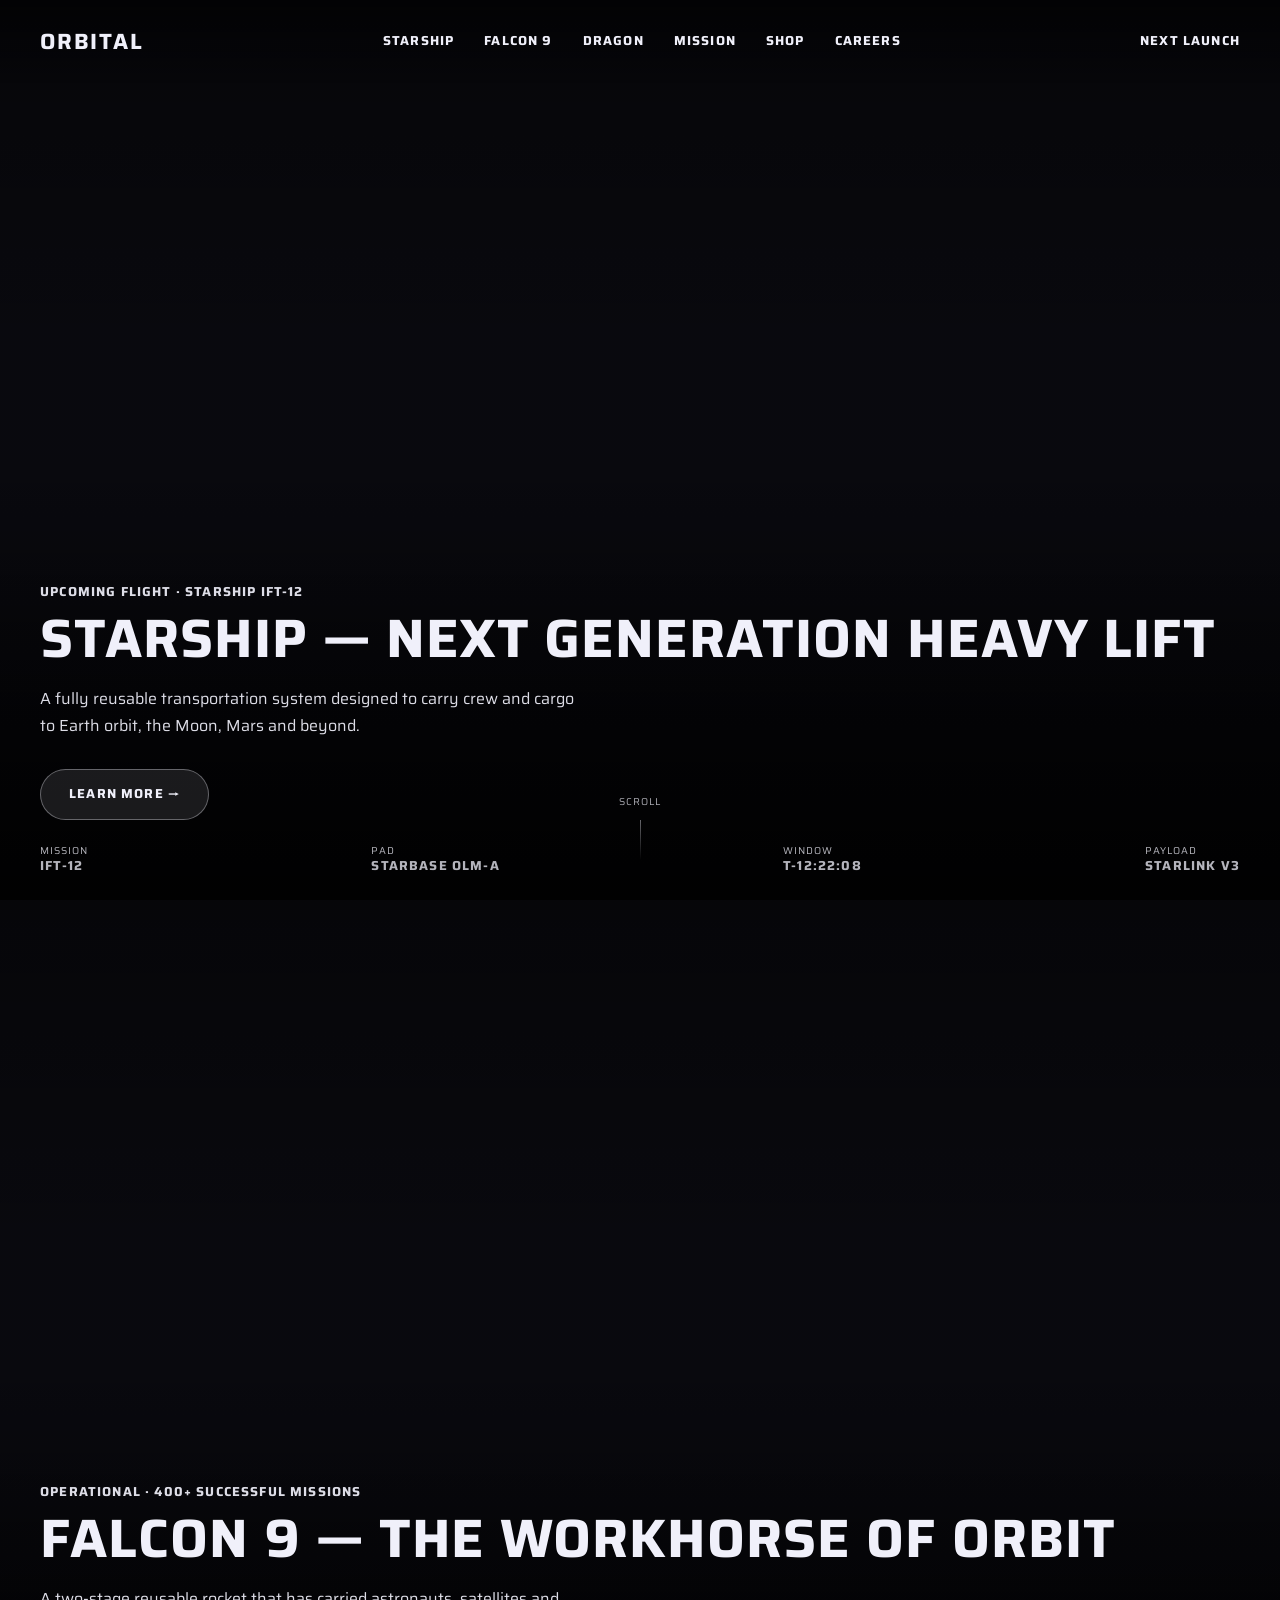
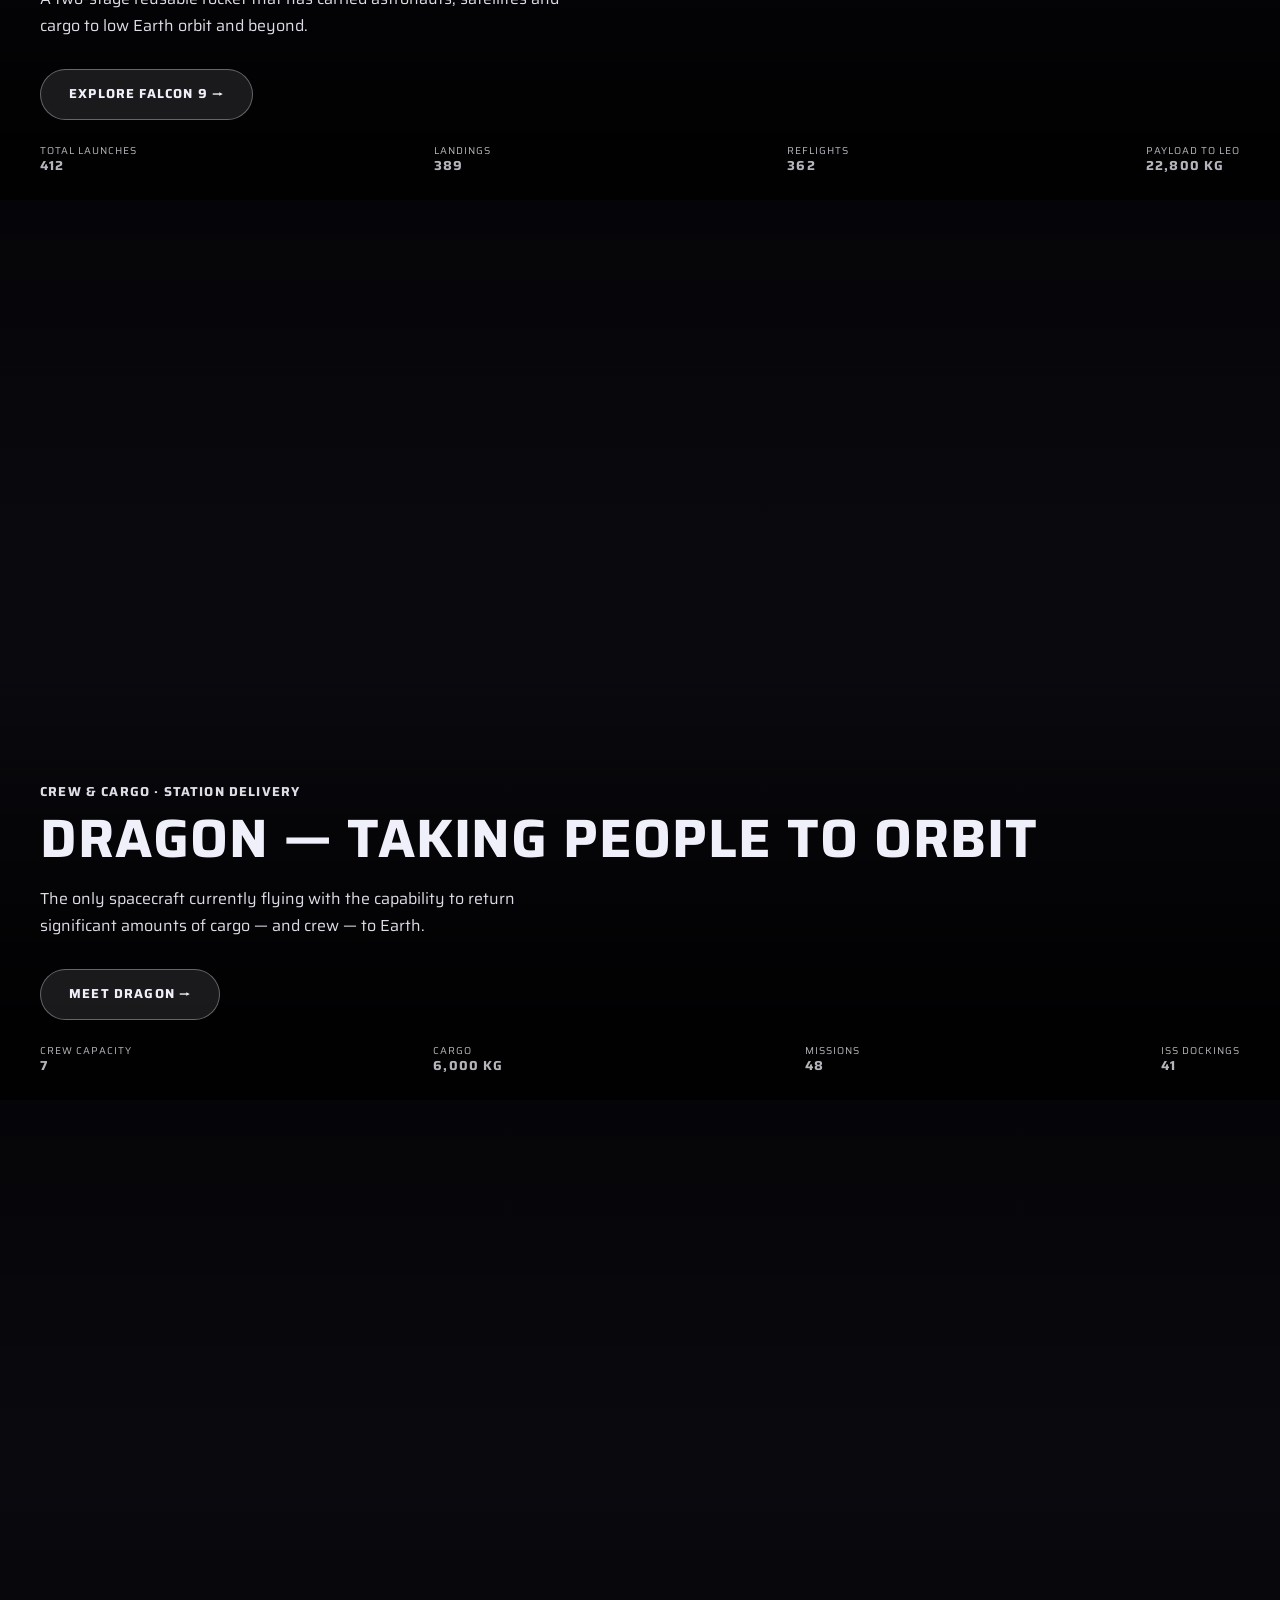
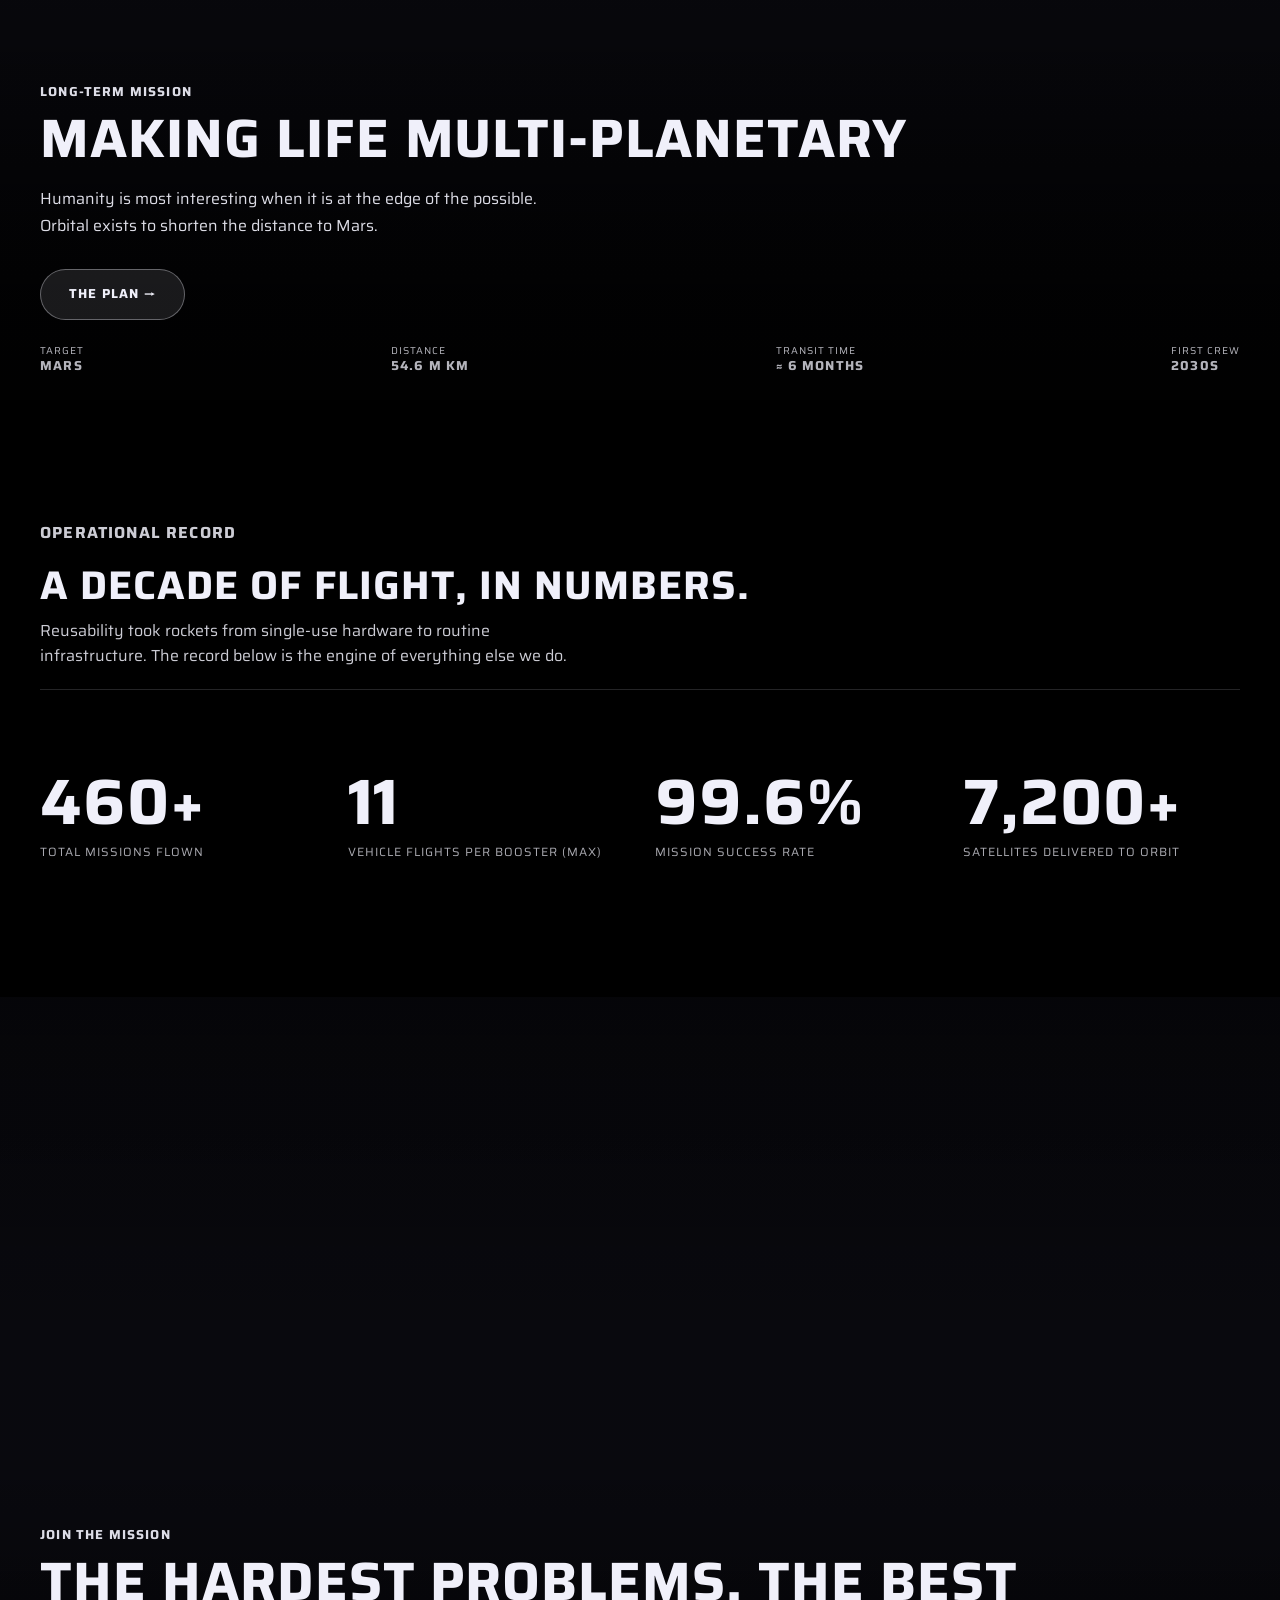
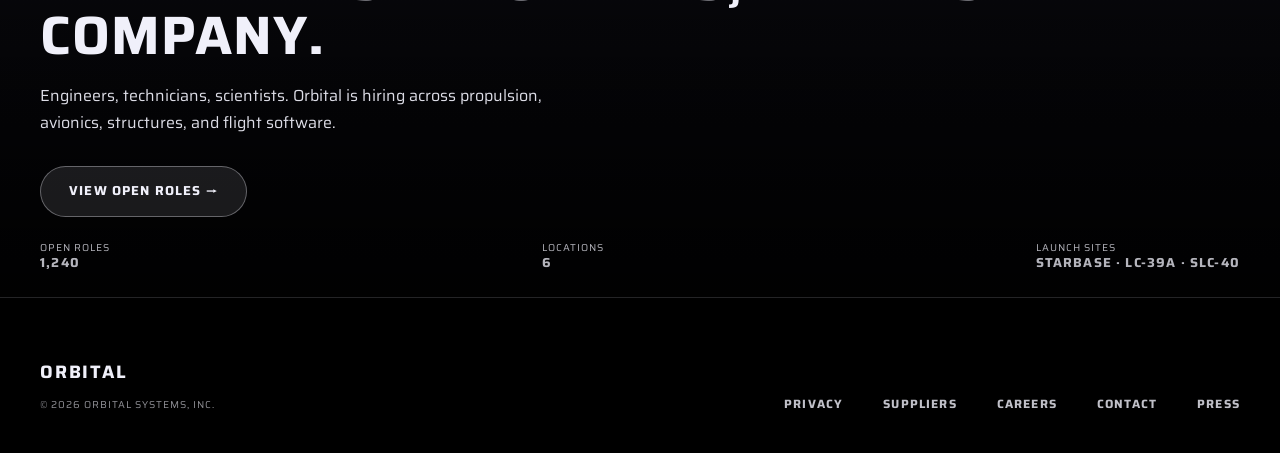
<file: orbital/index.html>
<!doctype html>
<html lang="en">
<head>
<meta charset="utf-8" />
<meta name="viewport" content="width=device-width,initial-scale=1" />
<title>Orbital — Making humanity multi-planetary</title>
<meta name="description" content="Orbital designs, manufactures and launches advanced rockets and spacecraft." />
<link rel="preconnect" href="https://fonts.googleapis.com">
<link rel="preconnect" href="https://fonts.gstatic.com" crossorigin>
<link href="https://fonts.googleapis.com/css2?family=Saira:wght@400;500;700&display=swap" rel="stylesheet">
<style>
  :root {
    --black: #000000;
    --spectral: #f0f0fa;
    --ghost: rgba(240,240,250,0.1);
    --ghost-border: rgba(240,240,250,0.35);
    --ghost-bright: rgba(240,240,250,0.2);
    --font: 'D-DIN', 'Saira', Arial, Verdana, sans-serif;
    --font-bold: 'D-DIN-Bold', 'Saira', Arial, Verdana, sans-serif;
  }
  * { box-sizing: border-box; }
  html, body { margin: 0; padding: 0; }
  html { scroll-behavior: smooth; }
  body {
    background: var(--black); color: var(--spectral);
    font-family: var(--font); font-size: 16px; line-height: 1.6;
    -webkit-font-smoothing: antialiased;
  }
  a { color: var(--spectral); text-decoration: none; }
  button { font-family: inherit; cursor: pointer; }
  img, svg { display: block; max-width: 100%; }

  .nav {
    position: fixed; top: 0; left: 0; right: 0; z-index: 50;
    padding: 24px 40px;
    display: flex; align-items: center; justify-content: space-between;
    background: linear-gradient(180deg, rgba(0,0,0,0.55), transparent);
  }
  .wordmark {
    font-family: var(--font-bold);
    font-weight: 700; font-size: 22px;
    letter-spacing: 1.8px; text-transform: uppercase;
    color: var(--spectral);
  }
  .nav-links {
    display: flex; gap: 30px;
    font-family: var(--font);
    font-weight: 700; font-size: 13px;
    letter-spacing: 1.17px; text-transform: uppercase;
    line-height: 0.94;
  }
  .nav-links a:hover { opacity: 0.75; }
  .nav-right { display: flex; align-items: center; gap: 20px; font-weight: 700; font-size: 13px; letter-spacing: 1.17px; text-transform: uppercase; }
  .burger {
    display: none; background: transparent; border: 0; color: var(--spectral);
    width: 32px; height: 24px; position: relative;
  }
  .burger span, .burger span::before, .burger span::after {
    content: ""; position: absolute; left: 0; right: 0; height: 2px; background: var(--spectral);
  }
  .burger span { top: 50%; transform: translateY(-50%); }
  .burger span::before { top: -8px; }
  .burger span::after { top: 8px; }

  .scene {
    position: relative; min-height: 100vh;
    display: flex; align-items: flex-end;
    overflow: hidden;
    background-color: #0a0a10;
    background-size: cover; background-position: center;
  }
  .scene::before {
    content: ""; position: absolute; inset: 0;
    background: linear-gradient(180deg, rgba(0,0,0,0.35) 0%, rgba(0,0,0,0) 40%, rgba(0,0,0,0) 60%, rgba(0,0,0,0.75) 100%);
    pointer-events: none;
  }
  .scene-content {
    position: relative; z-index: 2;
    padding: 0 40px 80px;
    max-width: 1400px; width: 100%; margin: 0 auto;
  }

  .eyebrow {
    font-family: var(--font);
    font-weight: 700; font-size: 13px;
    letter-spacing: 1.17px; line-height: 0.94;
    text-transform: uppercase;
    margin: 0 0 14px; opacity: 0.92;
  }
  .scene h1, .scene h2.display {
    font-family: var(--font-bold);
    font-weight: 700;
    font-size: clamp(32px, 5vw, 54px);
    line-height: 1.0; letter-spacing: 0.96px;
    text-transform: uppercase;
    margin: 0 0 20px;
  }
  .scene p.lede {
    max-width: 540px;
    font-size: 16px; line-height: 1.65;
    color: var(--spectral); opacity: 0.92;
    margin: 0 0 30px;
  }

  .btn-ghost {
    display: inline-flex; align-items: center; gap: 10px;
    padding: 14px 28px;
    background: var(--ghost); color: var(--spectral);
    border: 1px solid var(--ghost-border);
    border-radius: 32px;
    font-family: var(--font);
    font-weight: 700; font-size: 13px;
    letter-spacing: 1.17px; text-transform: uppercase;
    transition: background .2s ease;
  }
  .btn-ghost:hover { background: var(--ghost-bright); }

  .scene--hero {
    background-image:
      linear-gradient(180deg, rgba(0,0,0,0.15) 0%, rgba(0,0,0,0.1) 50%, rgba(0,0,0,0.75) 100%),
      url("https://images.unsplash.com/photo-1517976487492-5750f3195933?auto=format&fit=crop&w=2400&q=80");
  }
  .scene--earth {
    background-image:
      linear-gradient(180deg, rgba(0,0,0,0.15) 0%, rgba(0,0,0,0.1) 50%, rgba(0,0,0,0.75) 100%),
      url("https://images.unsplash.com/photo-1451187580459-43490279c0fa?auto=format&fit=crop&w=2400&q=80");
  }
  .scene--mars {
    background-image:
      linear-gradient(180deg, rgba(0,0,0,0.2) 0%, rgba(0,0,0,0.1) 40%, rgba(0,0,0,0.8) 100%),
      url("https://images.unsplash.com/photo-1614728263952-84ea256f9679?auto=format&fit=crop&w=2400&q=80");
  }
  .scene--station {
    background-image:
      linear-gradient(180deg, rgba(0,0,0,0.2) 0%, rgba(0,0,0,0.1) 50%, rgba(0,0,0,0.8) 100%),
      url("https://images.unsplash.com/photo-1446776877081-d282a0f896e2?auto=format&fit=crop&w=2400&q=80");
  }
  .scene--moon {
    background-image:
      linear-gradient(180deg, rgba(0,0,0,0.2) 0%, rgba(0,0,0,0.1) 50%, rgba(0,0,0,0.75) 100%),
      url("https://images.unsplash.com/photo-1532693322450-2cb5c511067d?auto=format&fit=crop&w=2400&q=80");
  }

  .data {
    position: absolute; left: 40px; right: 40px; bottom: 28px;
    display: flex; gap: 30px; justify-content: space-between; flex-wrap: wrap;
    font-family: var(--font);
    font-size: 10px; letter-spacing: 1px;
    text-transform: uppercase; line-height: 0.94;
    color: var(--spectral); opacity: 0.75;
    z-index: 2;
  }
  .data div span {
    display: block;
    font-family: var(--font);
    font-weight: 700; font-size: 13px;
    letter-spacing: 1.17px; margin-top: 4px;
    opacity: 1;
  }

  .scroll-cue {
    position: absolute; left: 50%; bottom: 40px; transform: translateX(-50%);
    font-size: 10px; letter-spacing: 1px; text-transform: uppercase;
    color: var(--spectral); opacity: 0.7; z-index: 2;
    display: flex; flex-direction: column; gap: 10px; align-items: center;
  }
  .scroll-cue::after {
    content: ""; width: 1px; height: 40px;
    background: linear-gradient(180deg, rgba(240,240,250,0.6), rgba(240,240,250,0));
    animation: cue 2.2s ease-in-out infinite;
  }
  @keyframes cue {
    0% { transform: scaleY(0.2); transform-origin: top; opacity: 0.2; }
    60% { transform: scaleY(1); opacity: 1; }
    100% { transform: scaleY(1); transform-origin: bottom; opacity: 0; }
  }

  .stats-scene { background: var(--black); padding: 120px 40px; }
  .stats-grid {
    max-width: 1400px; margin: 0 auto;
    display: grid; grid-template-columns: repeat(4, 1fr); gap: 30px;
    border-top: 1px solid rgba(240,240,250,0.15);
    padding-top: 60px;
  }
  .stat { padding: 20px 0; }
  .stat .n {
    font-family: var(--font-bold); font-weight: 700;
    font-size: clamp(42px, 5vw, 64px); line-height: 1;
    letter-spacing: 0.96px; text-transform: uppercase;
    margin-bottom: 12px;
  }
  .stat .l {
    font-family: var(--font); font-weight: 400; font-size: 12px;
    letter-spacing: 1px; text-transform: uppercase; line-height: 0.94;
    opacity: 0.7;
  }
  .stats-head { max-width: 1400px; margin: 0 auto; }
  .stats-head h2 {
    font-family: var(--font-bold); font-weight: 700;
    font-size: clamp(28px, 3.2vw, 40px);
    letter-spacing: 0.96px; text-transform: uppercase;
    line-height: 1.0; margin: 0 0 12px;
  }
  .stats-head p {
    max-width: 540px; font-size: 16px; line-height: 1.6;
    opacity: 0.85; margin: 0 0 20px;
  }

  footer {
    background: var(--black);
    padding: 60px 40px 40px;
    border-top: 1px solid rgba(240,240,250,0.15);
  }
  .footer-inner {
    max-width: 1400px; margin: 0 auto;
    display: flex; justify-content: space-between; align-items: flex-end;
    gap: 40px; flex-wrap: wrap;
  }
  .footer-nav {
    display: flex; gap: 40px; flex-wrap: wrap;
    font-family: var(--font); font-weight: 700;
    font-size: 12px; letter-spacing: 1.17px; text-transform: uppercase;
  }
  .footer-nav a { opacity: 0.8; }
  .footer-nav a:hover { opacity: 1; }
  .copyright { font-size: 10px; letter-spacing: 1px; text-transform: uppercase; opacity: 0.6; }

  @media (max-width: 900px) {
    .nav { padding: 18px 20px; }
    .nav-links { display: none; }
    .burger { display: block; }
    .scene-content { padding: 0 20px 80px; }
    .data { left: 20px; right: 20px; flex-direction: column; gap: 14px; }
    .stats-scene { padding: 80px 20px; }
    .stats-grid { grid-template-columns: repeat(2, 1fr); gap: 20px; padding-top: 40px; }
    footer { padding: 40px 20px 24px; }
  }
</style>
</head>
<body>

<header class="nav">
  <a href="#top" class="wordmark" aria-label="Orbital home">Orbital</a>
  <nav class="nav-links" aria-label="Primary">
    <a href="#starship">Starship</a>
    <a href="#falcon">Falcon 9</a>
    <a href="#dragon">Dragon</a>
    <a href="#mission">Mission</a>
    <a href="#shop">Shop</a>
    <a href="#careers">Careers</a>
  </nav>
  <div class="nav-right">
    <a href="#launch">Next launch</a>
    <button class="burger" aria-label="Open menu"><span></span></button>
  </div>
</header>

<main id="top">
  <section class="scene scene--hero" id="starship">
    <div class="scene-content">
      <p class="eyebrow">Upcoming flight · Starship IFT-12</p>
      <h1>Starship — next generation heavy lift</h1>
      <p class="lede">A fully reusable transportation system designed to carry crew and cargo to Earth orbit, the Moon, Mars and beyond.</p>
      <a href="#starship-more" class="btn-ghost">Learn more →</a>
    </div>
    <div class="data">
      <div>Mission<span>IFT-12</span></div>
      <div>Pad<span>Starbase OLM-A</span></div>
      <div>Window<span>T-12:22:08</span></div>
      <div>Payload<span>Starlink V3</span></div>
    </div>
    <div class="scroll-cue">Scroll</div>
  </section>

  <section class="scene scene--earth" id="falcon">
    <div class="scene-content">
      <p class="eyebrow">Operational · 400+ successful missions</p>
      <h2 class="display">Falcon 9 — the workhorse of orbit</h2>
      <p class="lede">A two-stage reusable rocket that has carried astronauts, satellites and cargo to low Earth orbit and beyond.</p>
      <a href="#falcon-more" class="btn-ghost">Explore Falcon 9 →</a>
    </div>
    <div class="data">
      <div>Total launches<span>412</span></div>
      <div>Landings<span>389</span></div>
      <div>Reflights<span>362</span></div>
      <div>Payload to LEO<span>22,800 kg</span></div>
    </div>
  </section>

  <section class="scene scene--station" id="dragon">
    <div class="scene-content">
      <p class="eyebrow">Crew &amp; cargo · Station delivery</p>
      <h2 class="display">Dragon — taking people to orbit</h2>
      <p class="lede">The only spacecraft currently flying with the capability to return significant amounts of cargo — and crew — to Earth.</p>
      <a href="#dragon-more" class="btn-ghost">Meet Dragon →</a>
    </div>
    <div class="data">
      <div>Crew capacity<span>7</span></div>
      <div>Cargo<span>6,000 kg</span></div>
      <div>Missions<span>48</span></div>
      <div>ISS dockings<span>41</span></div>
    </div>
  </section>

  <section class="scene scene--mars" id="mission">
    <div class="scene-content">
      <p class="eyebrow">Long-term mission</p>
      <h2 class="display">Making life multi-planetary</h2>
      <p class="lede">Humanity is most interesting when it is at the edge of the possible. Orbital exists to shorten the distance to Mars.</p>
      <a href="#mars" class="btn-ghost">The plan →</a>
    </div>
    <div class="data">
      <div>Target<span>Mars</span></div>
      <div>Distance<span>54.6 M km</span></div>
      <div>Transit time<span>≈ 6 months</span></div>
      <div>First crew<span>2030s</span></div>
    </div>
  </section>

  <section class="stats-scene" id="record">
    <div class="stats-head">
      <p class="eyebrow">Operational record</p>
      <h2>A decade of flight, in numbers.</h2>
      <p>Reusability took rockets from single-use hardware to routine infrastructure. The record below is the engine of everything else we do.</p>
    </div>
    <div class="stats-grid">
      <div class="stat"><div class="n">460+</div><div class="l">Total missions flown</div></div>
      <div class="stat"><div class="n">11</div><div class="l">Vehicle flights per booster (max)</div></div>
      <div class="stat"><div class="n">99.6%</div><div class="l">Mission success rate</div></div>
      <div class="stat"><div class="n">7,200+</div><div class="l">Satellites delivered to orbit</div></div>
    </div>
  </section>

  <section class="scene scene--moon" id="careers">
    <div class="scene-content">
      <p class="eyebrow">Join the mission</p>
      <h2 class="display">The hardest problems, the best company.</h2>
      <p class="lede">Engineers, technicians, scientists. Orbital is hiring across propulsion, avionics, structures, and flight software.</p>
      <a href="#jobs" class="btn-ghost">View open roles →</a>
    </div>
    <div class="data">
      <div>Open roles<span>1,240</span></div>
      <div>Locations<span>6</span></div>
      <div>Launch sites<span>Starbase · LC-39A · SLC-40</span></div>
    </div>
  </section>
</main>

<footer>
  <div class="footer-inner">
    <div>
      <div class="wordmark" style="font-size:18px;margin-bottom:10px;">Orbital</div>
      <div class="copyright">© 2026 Orbital Systems, Inc.</div>
    </div>
    <nav class="footer-nav" aria-label="Footer">
      <a href="#">Privacy</a>
      <a href="#">Suppliers</a>
      <a href="#">Careers</a>
      <a href="#">Contact</a>
      <a href="#">Press</a>
    </nav>
  </div>
</footer>

</body>
</html>
</file>
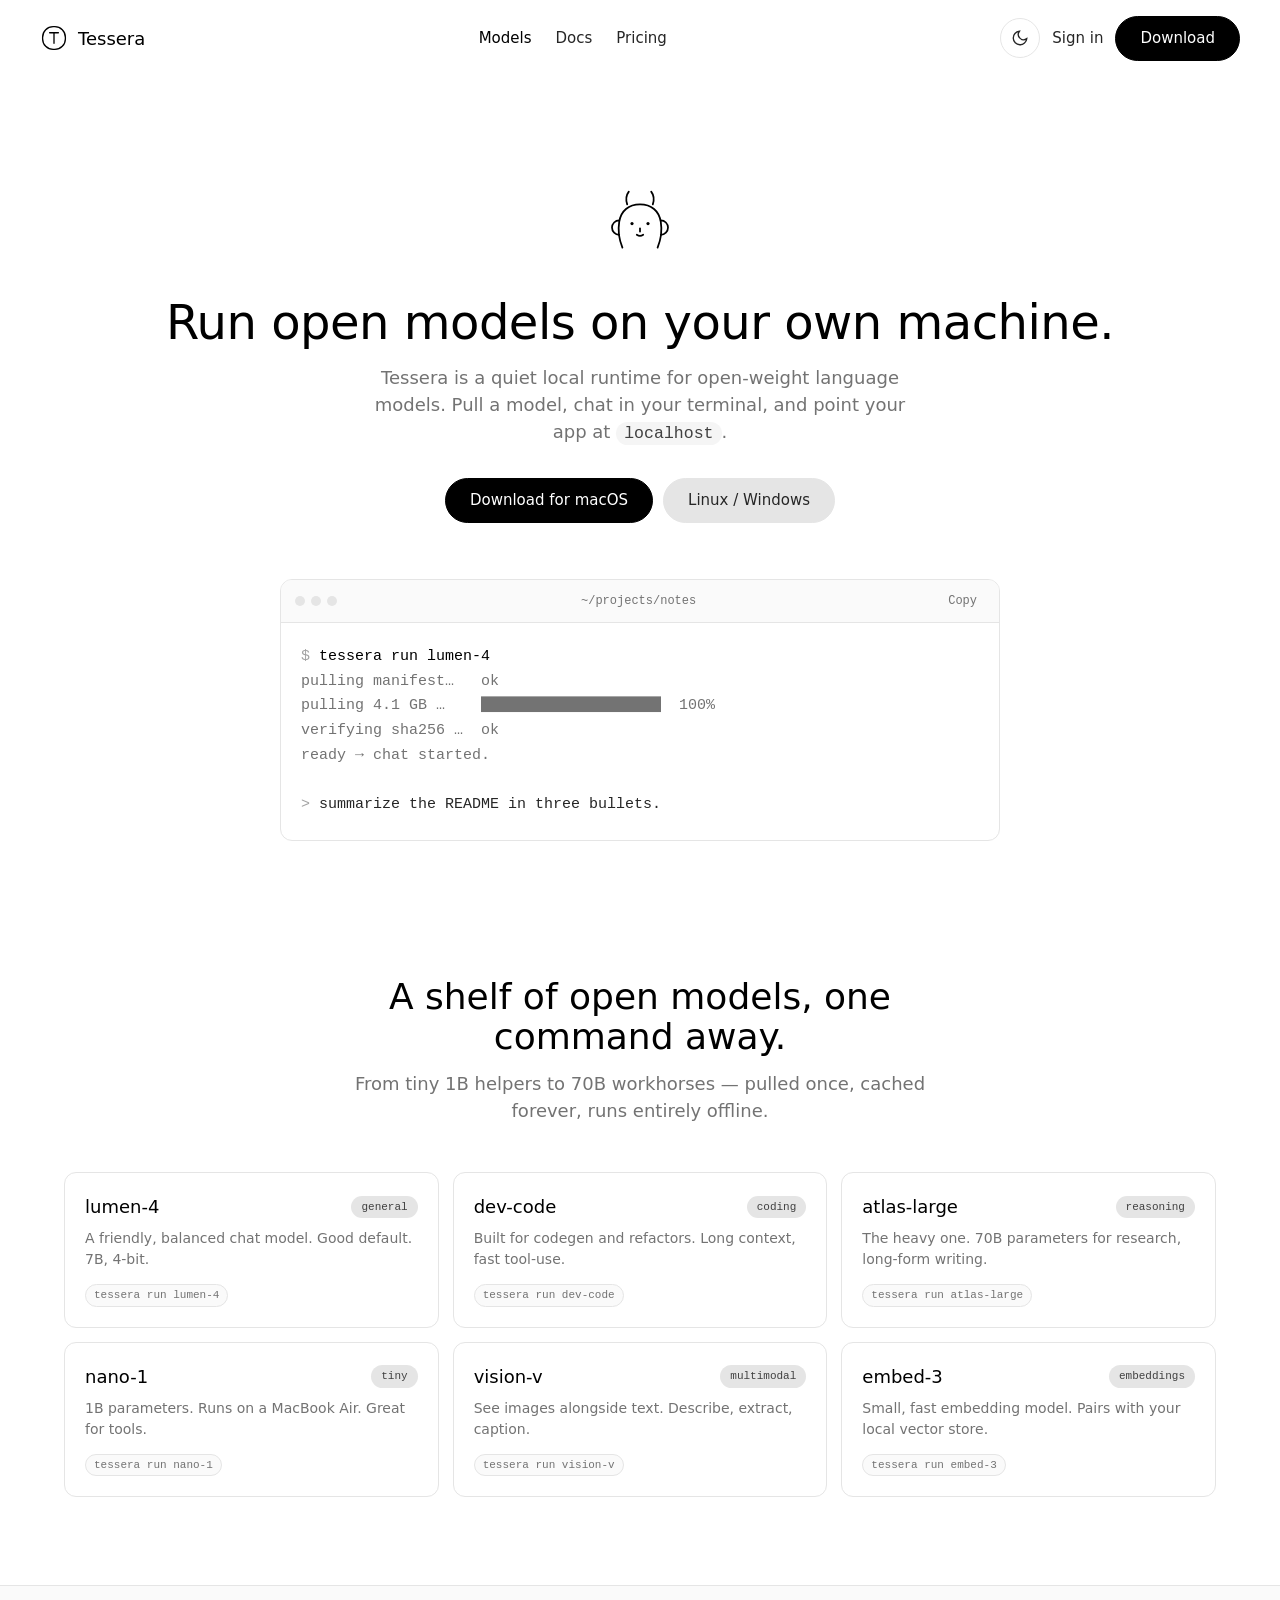
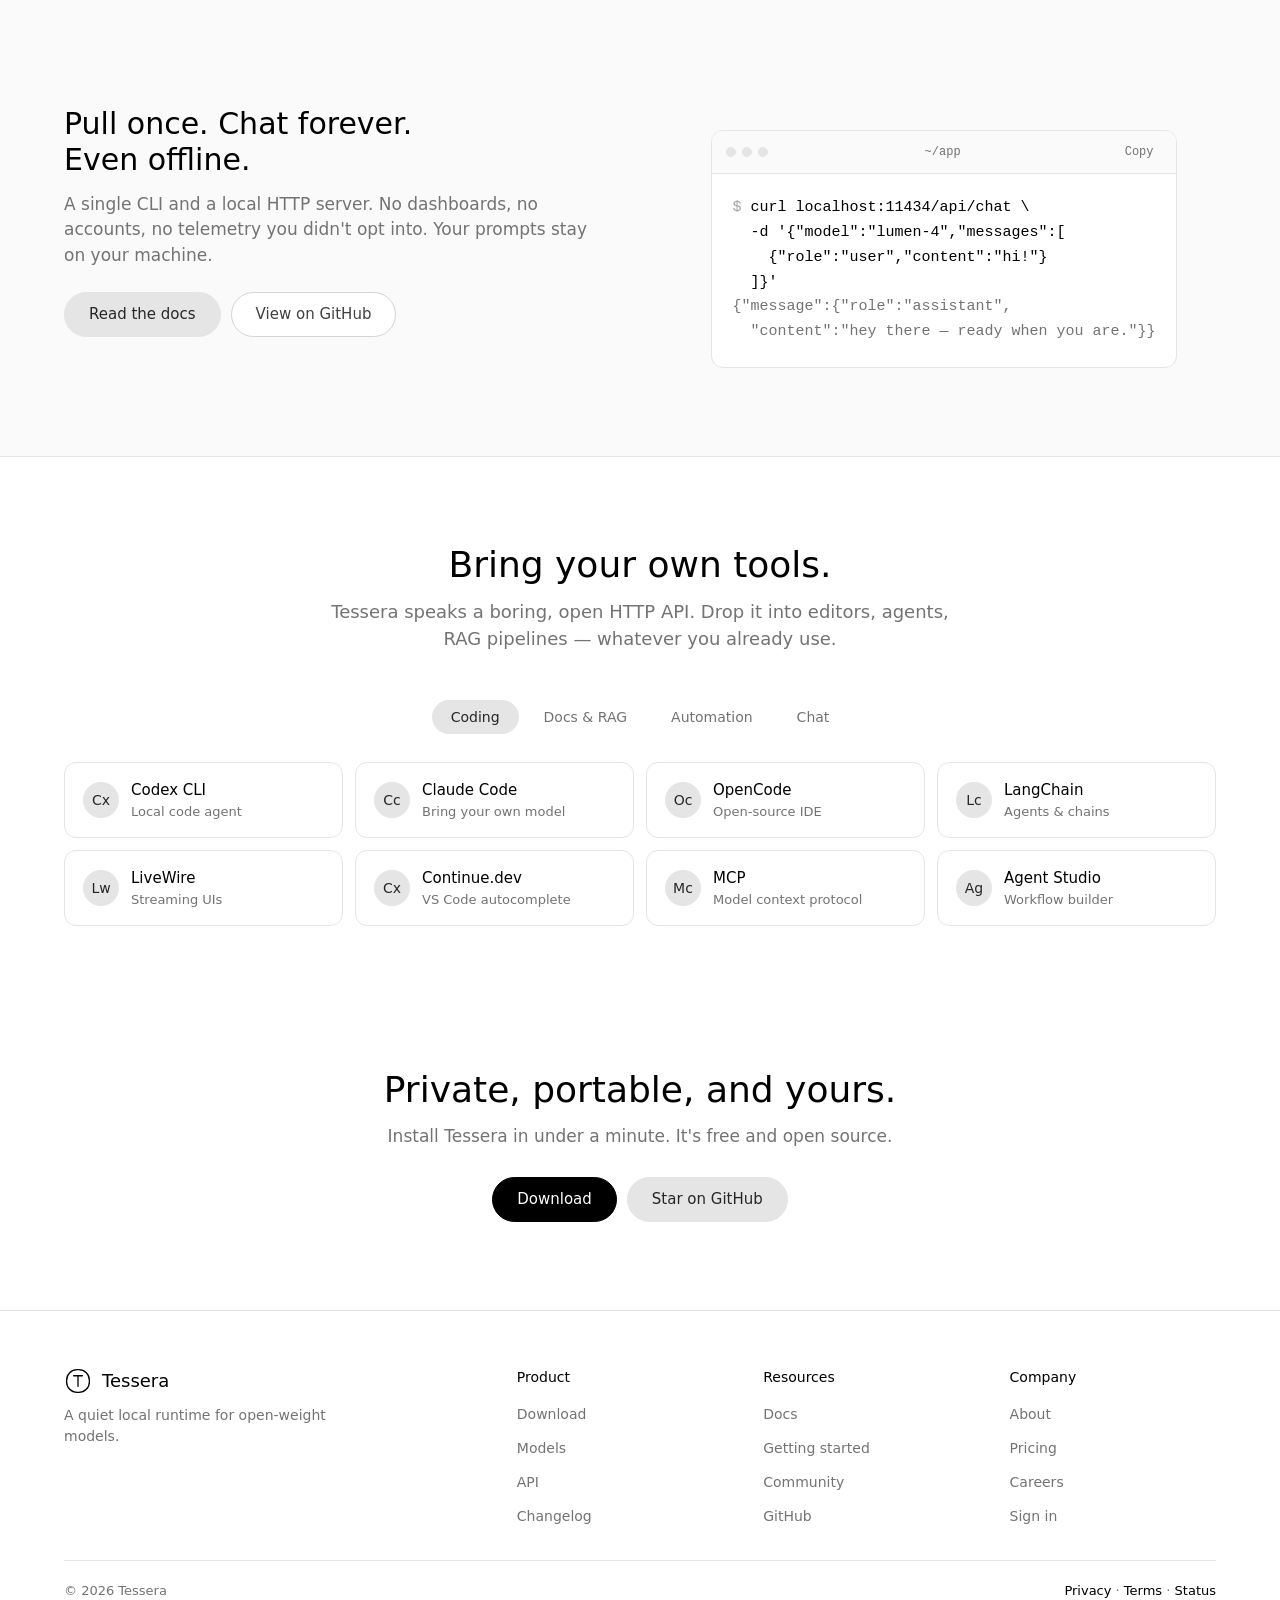
<file: tessera/index.html>
<!doctype html>
<html lang="en">
<head>
<meta charset="utf-8" />
<meta name="viewport" content="width=device-width,initial-scale=1" />
<title>Tessera — Run open models on your own machine</title>
<meta name="description" content="A quiet, local runtime for open-weight models. Download, pull, chat." />
<meta name="color-scheme" content="light dark">
<link rel="stylesheet" href="common.css" />
<style>
  /* Page-specific: hero, mascot, terminal, models grid, integrations */
  .hero { padding: 96px 0 48px; text-align: center; }
  .mascot { width: 96px; height: 96px; margin: 0 auto 28px; color: var(--text); }
  h1 {
    font-family: var(--font-display);
    font-size: clamp(36px, 5vw, 48px);
    font-weight: 500; line-height: 1.0;
    margin: 0 0 18px; letter-spacing: -0.5px;
  }
  .hero p.lede {
    font-size: 18px; color: var(--text-muted);
    max-width: 560px; margin: 0 auto 32px;
  }
  .hero-buttons { display: flex; gap: 10px; justify-content: center; flex-wrap: wrap; }
  .hero-inline-code {
    font-family: var(--mono); color: var(--text-3);
    background: var(--bg-soft); padding: 2px 8px;
    border-radius: 9999px; font-size: 0.92em;
  }

  .terminal {
    max-width: 720px; margin: 56px auto 0;
    border: 1px solid var(--border);
    border-radius: 12px; background: var(--bg);
    text-align: left; overflow: hidden;
  }
  .terminal-head {
    display: flex; align-items: center; justify-content: space-between;
    padding: 10px 14px;
    border-bottom: 1px solid var(--border);
    background: var(--bg-elev);
  }
  .dots { display: flex; gap: 6px; }
  .dots span { width: 10px; height: 10px; border-radius: 9999px; background: var(--bg-solid); }
  .terminal-head .file { font-family: var(--mono); font-size: 12px; color: var(--text-muted); }
  .copy {
    background: transparent; border: 0; color: var(--text-muted);
    font-size: 12px; font-family: var(--mono); cursor: pointer;
    padding: 4px 8px; border-radius: 9999px;
  }
  .copy:hover { background: var(--bg-solid); color: var(--text-2); }
  .terminal pre {
    margin: 0; padding: 22px 20px;
    font-family: var(--mono); font-size: 15px; line-height: 1.65;
    color: var(--text-2); white-space: pre-wrap; word-break: break-word;
  }
  .terminal pre .prompt { color: var(--text-faint); user-select: none; }
  .terminal pre .cmd { color: var(--text); font-weight: 500; }
  .terminal pre .out { color: var(--text-muted); }

  section { padding: 88px 0; }
  .section-head { max-width: 640px; margin: 0 auto 48px; text-align: center; }
  h2 {
    font-family: var(--font-display);
    font-size: clamp(28px, 3.4vw, 36px);
    font-weight: 500; line-height: 1.1;
    margin: 0 0 14px;
  }
  .section-head p { color: var(--text-muted); font-size: 18px; margin: 0; }

  .two-col { display: grid; grid-template-columns: 1fr 1fr; gap: 64px; align-items: center; }
  .two-col h3 {
    font-family: var(--font-display);
    font-size: 30px; font-weight: 500; line-height: 1.2;
    margin: 0 0 14px;
  }
  .two-col p { color: var(--text-muted); font-size: 17px; margin: 0 0 24px; }

  .models { display: grid; grid-template-columns: repeat(3, 1fr); gap: 14px; }
  .model {
    border: 1px solid var(--border); border-radius: 12px;
    padding: 20px; background: var(--bg);
    transition: background .15s ease, border-color .15s ease;
  }
  .model:hover { background: var(--bg-elev); border-color: var(--border-strong); }
  .model-head { display: flex; align-items: center; justify-content: space-between; margin-bottom: 8px; }
  .model-name { font-family: var(--font-display); font-size: 18px; font-weight: 500; }
  .tag {
    display: inline-flex; align-items: center; gap: 6px;
    padding: 3px 10px; border-radius: 9999px;
    background: var(--bg-solid);
    font-family: var(--mono); font-size: 11px; color: var(--text-3);
  }
  .model p { font-size: 14px; color: var(--text-muted); margin: 4px 0 14px; line-height: 1.5; }
  .model-meta { display: flex; gap: 8px; flex-wrap: wrap; }
  .model-meta .tag-sm {
    padding: 2px 8px; border-radius: 9999px;
    background: var(--bg-elev); border: 1px solid var(--border);
    font-family: var(--mono); font-size: 11px; color: var(--text-muted);
  }

  .tabs { display: flex; gap: 6px; justify-content: center; margin-bottom: 28px; flex-wrap: wrap; }
  .tab {
    padding: 8px 18px; border-radius: 9999px; font-size: 14px;
    background: transparent; color: var(--text-muted);
    border: 1px solid transparent;
    cursor: pointer; transition: background .1s ease, color .1s ease;
  }
  .tab.active { background: var(--bg-solid); color: var(--text-2); }
  .tab:hover:not(.active) { background: var(--bg-elev); }
  .integrations { display: grid; grid-template-columns: repeat(4, 1fr); gap: 12px; }
  .integration {
    display: flex; align-items: center; gap: 12px;
    padding: 16px 18px;
    border: 1px solid var(--border); border-radius: 12px;
    background: var(--bg); transition: background .15s ease, border-color .15s ease;
  }
  .integration:hover { background: var(--bg-elev); border-color: var(--border-strong); text-decoration: none; }
  .integration-icon {
    width: 36px; height: 36px; border-radius: 9999px;
    background: var(--bg-solid);
    display: grid; place-items: center;
    font-family: var(--font-display); font-weight: 500; font-size: 14px; color: var(--text-2);
  }
  .integration .name { font-family: var(--font-display); font-weight: 500; font-size: 15px; }
  .integration .desc { font-size: 13px; color: var(--text-muted); }

  .section-soft { background: var(--bg-elev); border-top: 1px solid var(--border); border-bottom: 1px solid var(--border); }

  @media (max-width: 900px) {
    .two-col { grid-template-columns: 1fr; gap: 28px; }
    .models { grid-template-columns: 1fr; }
    .integrations { grid-template-columns: repeat(2, 1fr); }
    section { padding: 56px 0; }
    .hero { padding: 56px 0 24px; }
  }
</style>
</head>
<body>
<script>try { if (localStorage.getItem('tessera-theme') === 'dark') document.body.classList.add('dark'); } catch (e) {}</script>

<header class="nav">
  <div class="container nav-inner">
    <a href="index.html" class="brand">
      <svg viewBox="0 0 32 32" fill="none" stroke="currentColor" stroke-width="1.5" aria-hidden="true">
        <rect x="3" y="3" width="26" height="26" rx="12"/>
        <path d="M11 10h10M16 10v12" stroke-linecap="round"/>
      </svg>
      Tessera
    </a>
    <nav class="nav-center" aria-label="Primary">
      <a href="index.html#models" class="active">Models</a>
      <a href="docs.html">Docs</a>
      <a href="pricing.html">Pricing</a>
    </nav>
    <div class="nav-right">
      <button class="theme-toggle" type="button" aria-label="Toggle dark mode">
        <svg class="icon-moon" viewBox="0 0 24 24" fill="none" stroke="currentColor" stroke-width="1.8" aria-hidden="true"><path d="M21 12.8A9 9 0 1 1 11.2 3a7 7 0 0 0 9.8 9.8z"/></svg>
        <svg class="icon-sun" viewBox="0 0 24 24" fill="none" stroke="currentColor" stroke-width="1.8" aria-hidden="true"><circle cx="12" cy="12" r="4"/><path d="M12 2v2M12 20v2M4.93 4.93l1.41 1.41M17.66 17.66l1.41 1.41M2 12h2M20 12h2M4.93 19.07l1.41-1.41M17.66 6.34l1.41-1.41"/></svg>
      </button>
      <a href="signin.html" class="signin-link">Sign in</a>
      <a href="#download" class="btn btn-black">Download</a>
    </div>
  </div>
</header>

<main>
  <section class="hero">
    <div class="container">
      <svg class="mascot" viewBox="0 0 120 120" fill="none" stroke="currentColor" stroke-width="2.2" stroke-linecap="round" stroke-linejoin="round" aria-hidden="true">
        <path d="M38 92c-4-10-6-20-4-32 2-14 12-22 26-22s24 8 26 22c2 12 0 22-4 32"/>
        <path d="M34 58c-5 0-9 4-9 9s4 9 9 9"/>
        <path d="M86 58c5 0 9 4 9 9s-4 9-9 9"/>
        <path d="M44 38c-2-6-1-12 2-16"/>
        <path d="M76 38c2-6 1-12-2-16"/>
        <circle cx="50" cy="62" r="2" fill="currentColor" stroke="none"/>
        <circle cx="70" cy="62" r="2" fill="currentColor" stroke="none"/>
        <path d="M56 76c3 2 5 2 8 0"/>
        <path d="M60 68v4"/>
      </svg>
      <h1>Run open models on your own machine.</h1>
      <p class="lede">Tessera is a quiet local runtime for open-weight language models. Pull a model, chat in your terminal, and point your app at <span class="hero-inline-code">localhost</span>.</p>
      <div class="hero-buttons">
        <a href="#download" class="btn btn-black">Download for macOS</a>
        <a href="#linux" class="btn btn-gray">Linux / Windows</a>
      </div>

      <div class="terminal" aria-label="Terminal example">
        <div class="terminal-head">
          <div class="dots"><span></span><span></span><span></span></div>
          <span class="file">~/projects/notes</span>
          <button class="copy" type="button">Copy</button>
        </div>
        <pre><span class="prompt">$ </span><span class="cmd">tessera run lumen-4</span>
<span class="out">pulling manifest…   ok</span>
<span class="out">pulling 4.1 GB …    ████████████████████  100%</span>
<span class="out">verifying sha256 …  ok</span>
<span class="out">ready → chat started.</span>

<span class="prompt">&gt; </span>summarize the README in three bullets.</pre>
      </div>
    </div>
  </section>

  <section id="models">
    <div class="container">
      <div class="section-head">
        <h2>A shelf of open models, one command away.</h2>
        <p>From tiny 1B helpers to 70B workhorses — pulled once, cached forever, runs entirely offline.</p>
      </div>
      <div class="models">
        <article class="model"><div class="model-head"><div class="model-name">lumen-4</div><span class="tag">general</span></div><p>A friendly, balanced chat model. Good default. 7B, 4-bit.</p><div class="model-meta"><span class="tag-sm">tessera run lumen-4</span></div></article>
        <article class="model"><div class="model-head"><div class="model-name">dev-code</div><span class="tag">coding</span></div><p>Built for codegen and refactors. Long context, fast tool-use.</p><div class="model-meta"><span class="tag-sm">tessera run dev-code</span></div></article>
        <article class="model"><div class="model-head"><div class="model-name">atlas-large</div><span class="tag">reasoning</span></div><p>The heavy one. 70B parameters for research, long-form writing.</p><div class="model-meta"><span class="tag-sm">tessera run atlas-large</span></div></article>
        <article class="model"><div class="model-head"><div class="model-name">nano-1</div><span class="tag">tiny</span></div><p>1B parameters. Runs on a MacBook Air. Great for tools.</p><div class="model-meta"><span class="tag-sm">tessera run nano-1</span></div></article>
        <article class="model"><div class="model-head"><div class="model-name">vision-v</div><span class="tag">multimodal</span></div><p>See images alongside text. Describe, extract, caption.</p><div class="model-meta"><span class="tag-sm">tessera run vision-v</span></div></article>
        <article class="model"><div class="model-head"><div class="model-name">embed-3</div><span class="tag">embeddings</span></div><p>Small, fast embedding model. Pairs with your local vector store.</p><div class="model-meta"><span class="tag-sm">tessera run embed-3</span></div></article>
      </div>
    </div>
  </section>

  <section class="section-soft">
    <div class="container">
      <div class="two-col">
        <div>
          <h3>Pull once. Chat forever.<br/>Even offline.</h3>
          <p>A single CLI and a local HTTP server. No dashboards, no accounts, no telemetry you didn't opt into. Your prompts stay on your machine.</p>
          <div style="display:flex;gap:10px;"><a class="btn btn-gray" href="docs.html">Read the docs</a><a class="btn btn-outline" href="#git">View on GitHub</a></div>
        </div>
        <div class="terminal">
          <div class="terminal-head">
            <div class="dots"><span></span><span></span><span></span></div>
            <span class="file">~/app</span>
            <button class="copy" type="button">Copy</button>
          </div>
          <pre><span class="prompt">$ </span><span class="cmd">curl localhost:11434/api/chat \</span>
<span class="cmd">  -d '{"model":"lumen-4","messages":[</span>
<span class="cmd">    {"role":"user","content":"hi!"}</span>
<span class="cmd">  ]}'</span>
<span class="out">{"message":{"role":"assistant",</span>
<span class="out">  "content":"hey there — ready when you are."}}</span></pre>
        </div>
      </div>
    </div>
  </section>

  <section id="integrations">
    <div class="container">
      <div class="section-head">
        <h2>Bring your own tools.</h2>
        <p>Tessera speaks a boring, open HTTP API. Drop it into editors, agents, RAG pipelines — whatever you already use.</p>
      </div>
      <div class="tabs" role="tablist">
        <button class="tab active">Coding</button>
        <button class="tab">Docs &amp; RAG</button>
        <button class="tab">Automation</button>
        <button class="tab">Chat</button>
      </div>
      <div class="integrations">
        <a class="integration" href="#"><div class="integration-icon">Cx</div><div><div class="name">Codex CLI</div><div class="desc">Local code agent</div></div></a>
        <a class="integration" href="#"><div class="integration-icon">Cc</div><div><div class="name">Claude Code</div><div class="desc">Bring your own model</div></div></a>
        <a class="integration" href="#"><div class="integration-icon">Oc</div><div><div class="name">OpenCode</div><div class="desc">Open-source IDE</div></div></a>
        <a class="integration" href="#"><div class="integration-icon">Lc</div><div><div class="name">LangChain</div><div class="desc">Agents &amp; chains</div></div></a>
        <a class="integration" href="#"><div class="integration-icon">Lw</div><div><div class="name">LiveWire</div><div class="desc">Streaming UIs</div></div></a>
        <a class="integration" href="#"><div class="integration-icon">Cx</div><div><div class="name">Continue.dev</div><div class="desc">VS Code autocomplete</div></div></a>
        <a class="integration" href="#"><div class="integration-icon">Mc</div><div><div class="name">MCP</div><div class="desc">Model context protocol</div></div></a>
        <a class="integration" href="#"><div class="integration-icon">Ag</div><div><div class="name">Agent Studio</div><div class="desc">Workflow builder</div></div></a>
      </div>
    </div>
  </section>

  <section id="cta" style="padding: 56px 0 88px;">
    <div class="container" style="text-align:center;max-width:720px;margin:0 auto;">
      <h2>Private, portable, and yours.</h2>
      <p style="color:var(--text-muted);font-size:17px;margin: 0 0 28px;">Install Tessera in under a minute. It's free and open source.</p>
      <div class="hero-buttons">
        <a href="#download" class="btn btn-black">Download</a>
        <a href="#github" class="btn btn-gray">Star on GitHub</a>
      </div>
    </div>
  </section>
</main>

<footer>
  <div class="container">
    <div class="footer-grid">
      <div>
        <div class="brand" style="margin-bottom:10px;">
          <svg viewBox="0 0 32 32" fill="none" stroke="currentColor" stroke-width="1.5" aria-hidden="true"><rect x="3" y="3" width="26" height="26" rx="12"/><path d="M11 10h10M16 10v12" stroke-linecap="round"/></svg>
          Tessera
        </div>
        <p style="color:var(--text-muted);font-size:14px;margin:0;max-width:280px;">A quiet local runtime for open-weight models.</p>
      </div>
      <div><h5>Product</h5><ul><li><a href="#download">Download</a></li><li><a href="index.html#models">Models</a></li><li><a href="docs.html#api">API</a></li><li><a href="#">Changelog</a></li></ul></div>
      <div><h5>Resources</h5><ul><li><a href="docs.html">Docs</a></li><li><a href="docs.html#getting-started">Getting started</a></li><li><a href="#">Community</a></li><li><a href="#">GitHub</a></li></ul></div>
      <div><h5>Company</h5><ul><li><a href="#">About</a></li><li><a href="pricing.html">Pricing</a></li><li><a href="#">Careers</a></li><li><a href="signin.html">Sign in</a></li></ul></div>
    </div>
    <div class="footer-foot">
      <div>© 2026 Tessera</div>
      <div><a href="#">Privacy</a> · <a href="#">Terms</a> · <a href="#">Status</a></div>
    </div>
  </div>
</footer>

<script src="theme.js" defer></script>
</body>
</html>
</file>
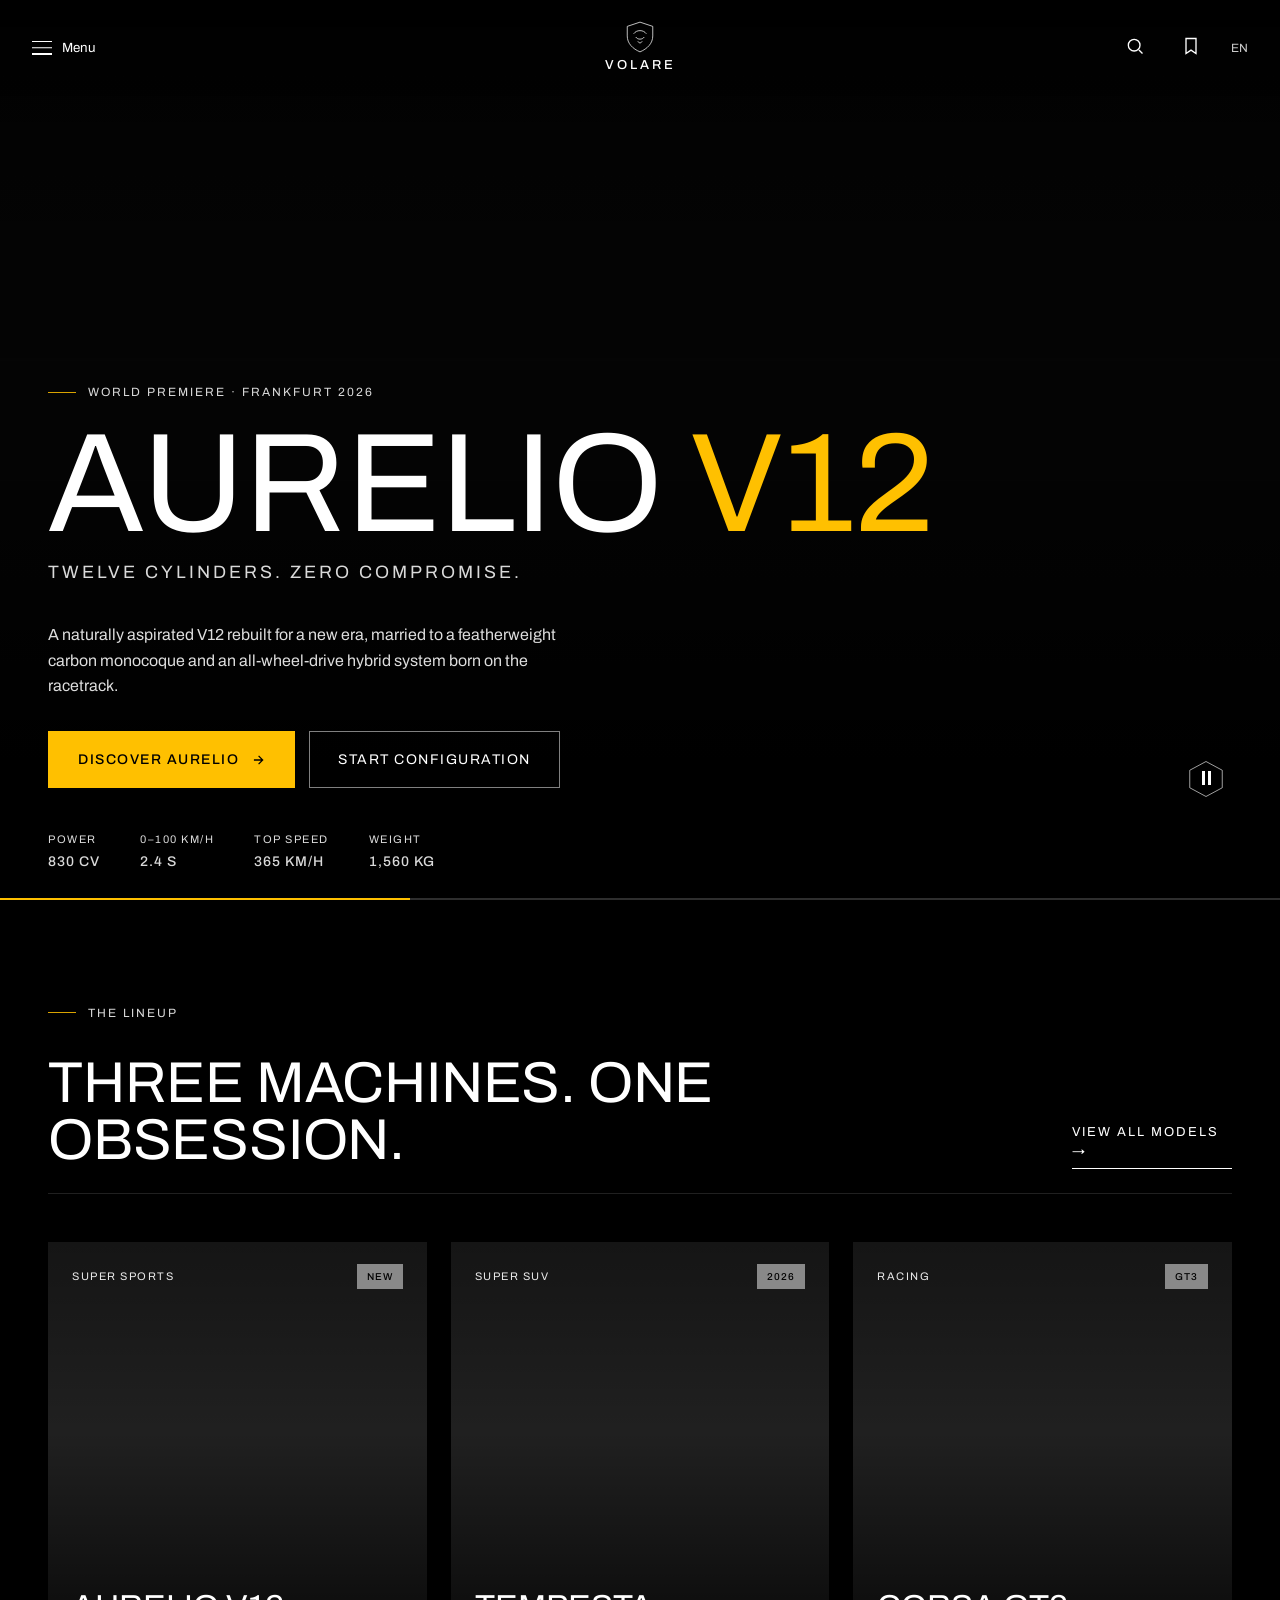
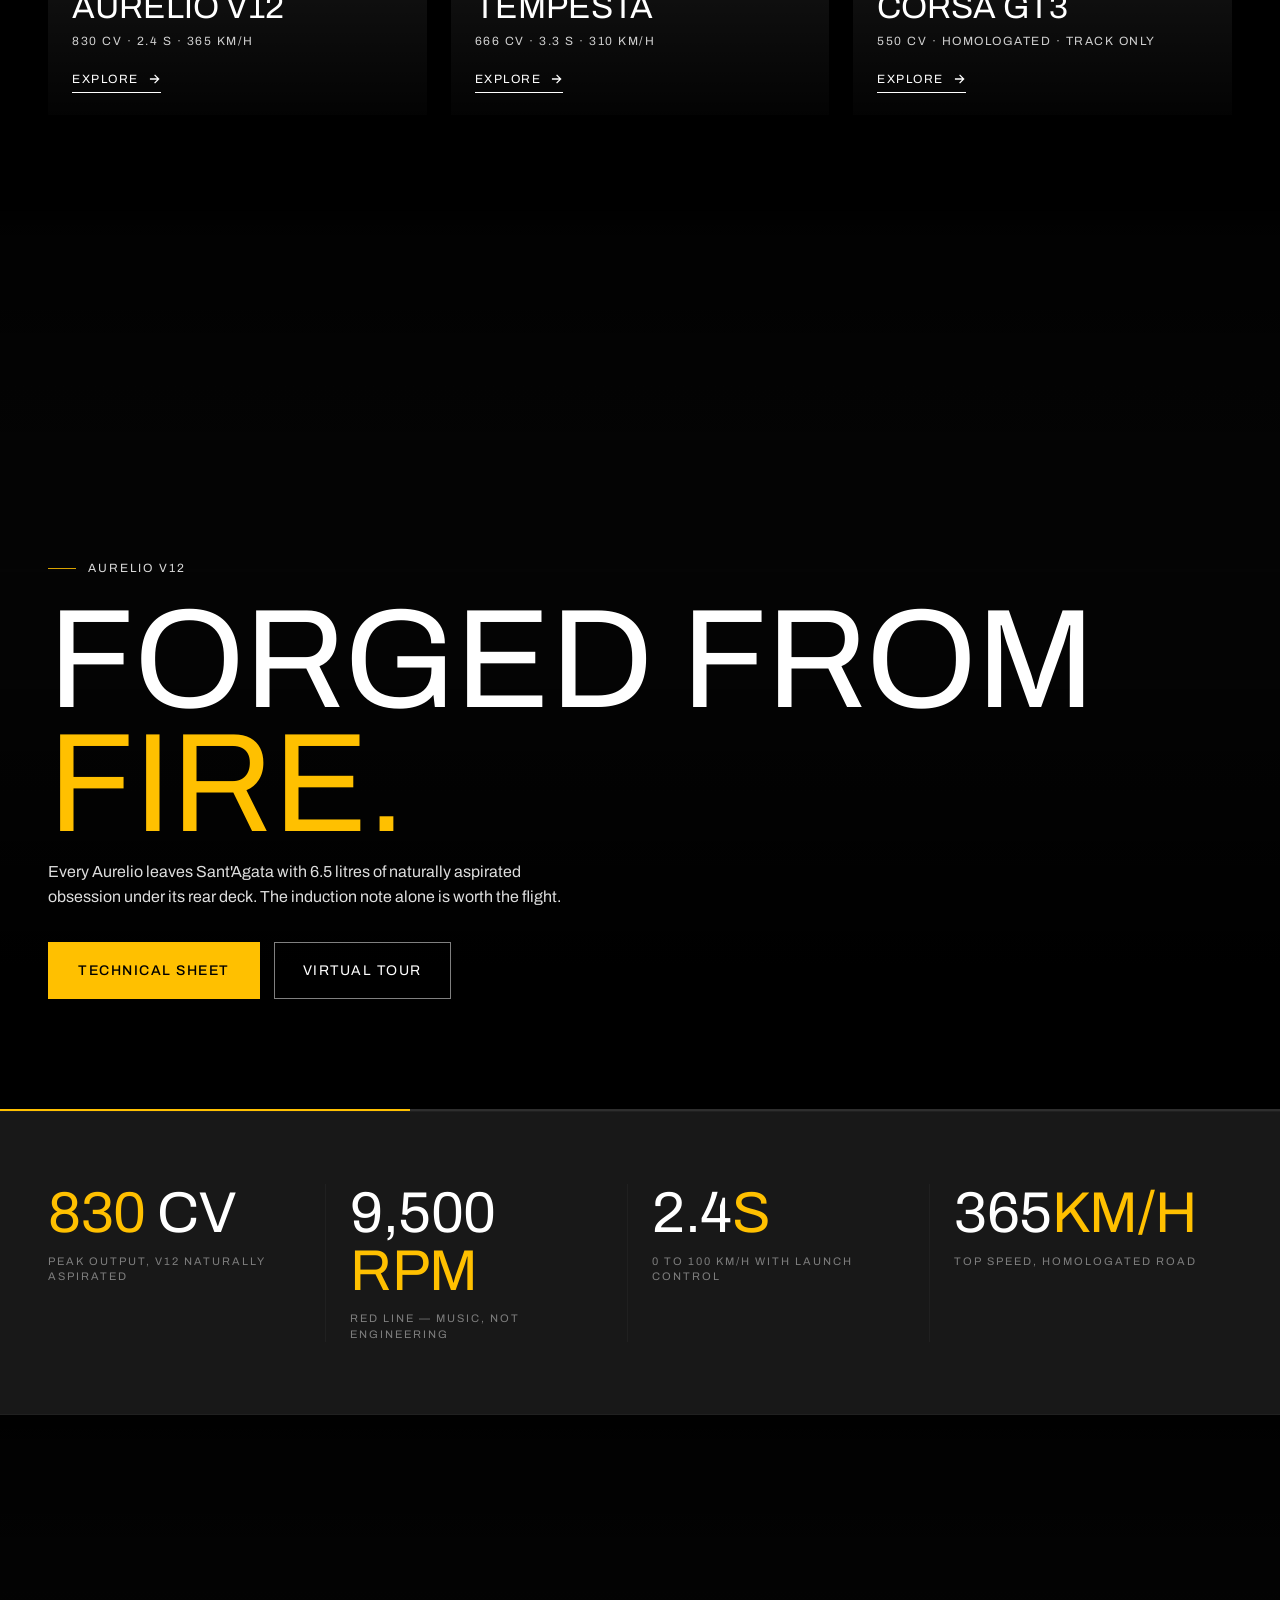
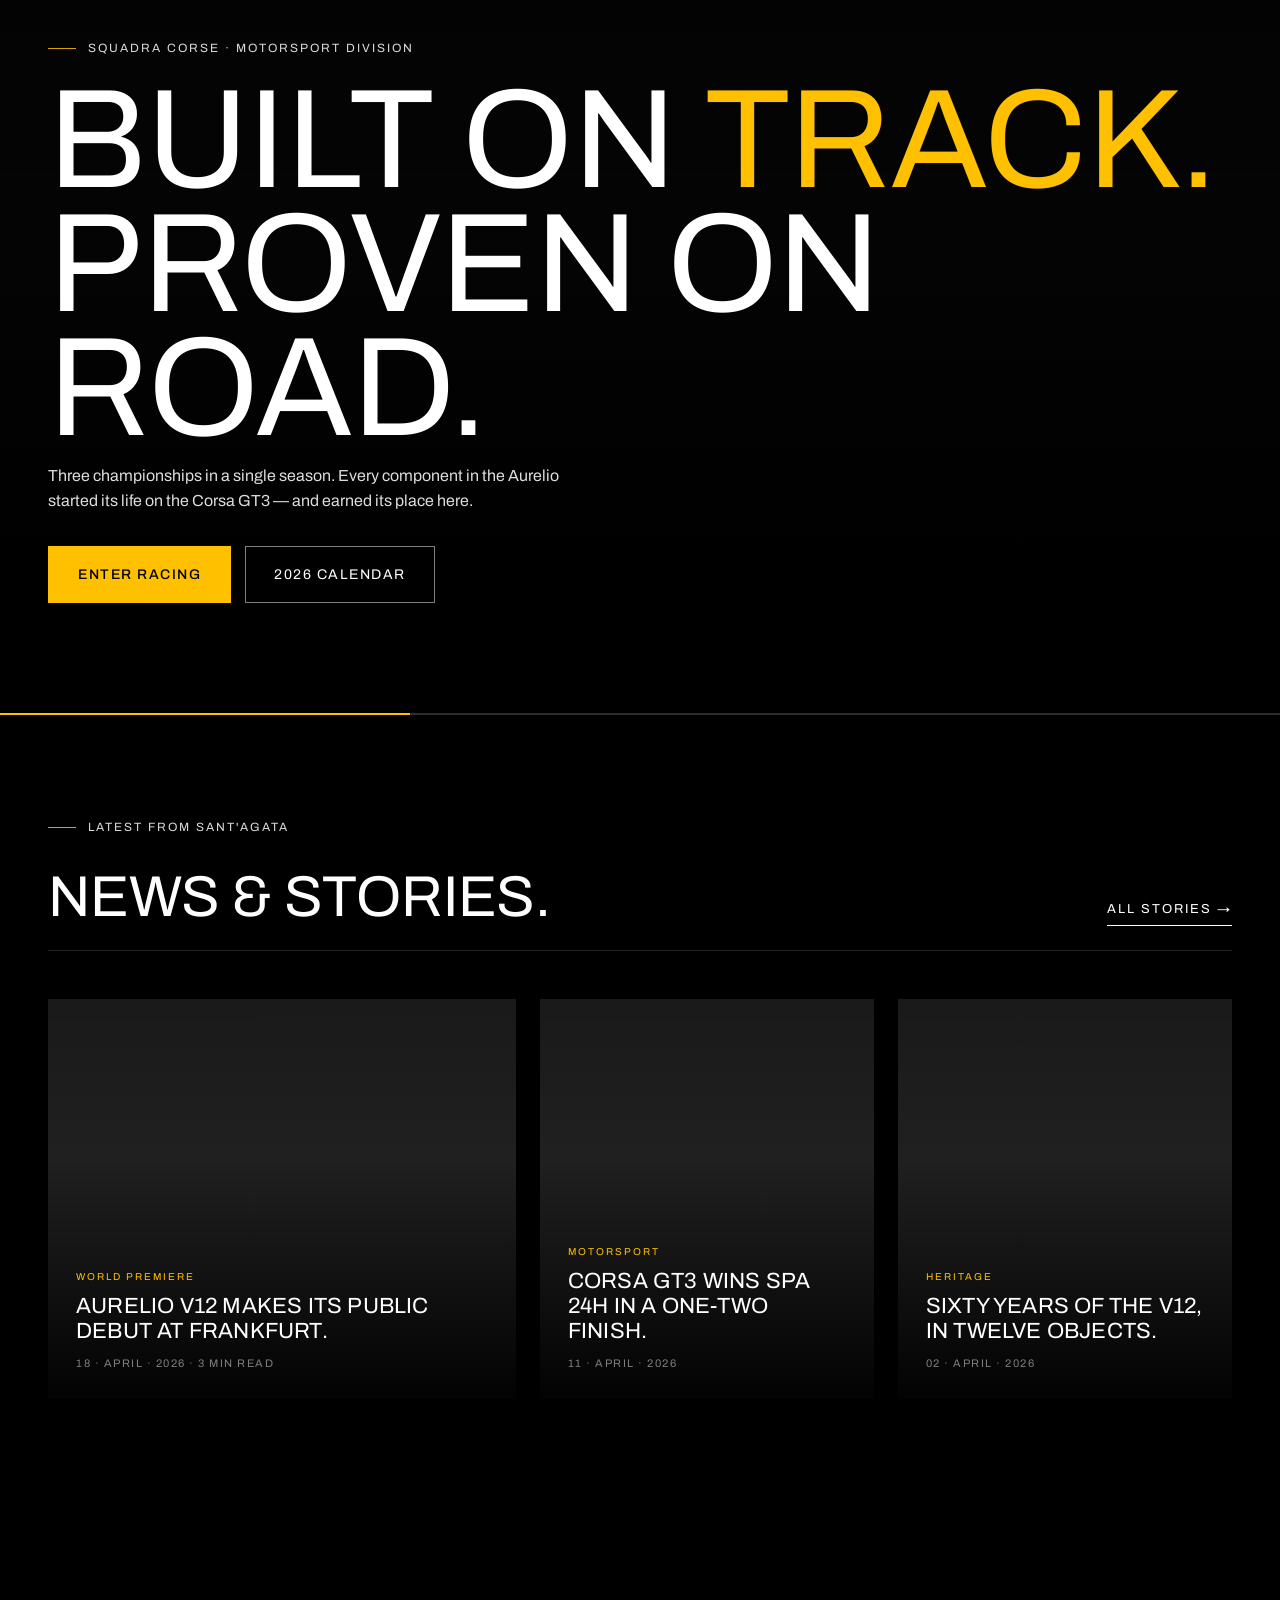
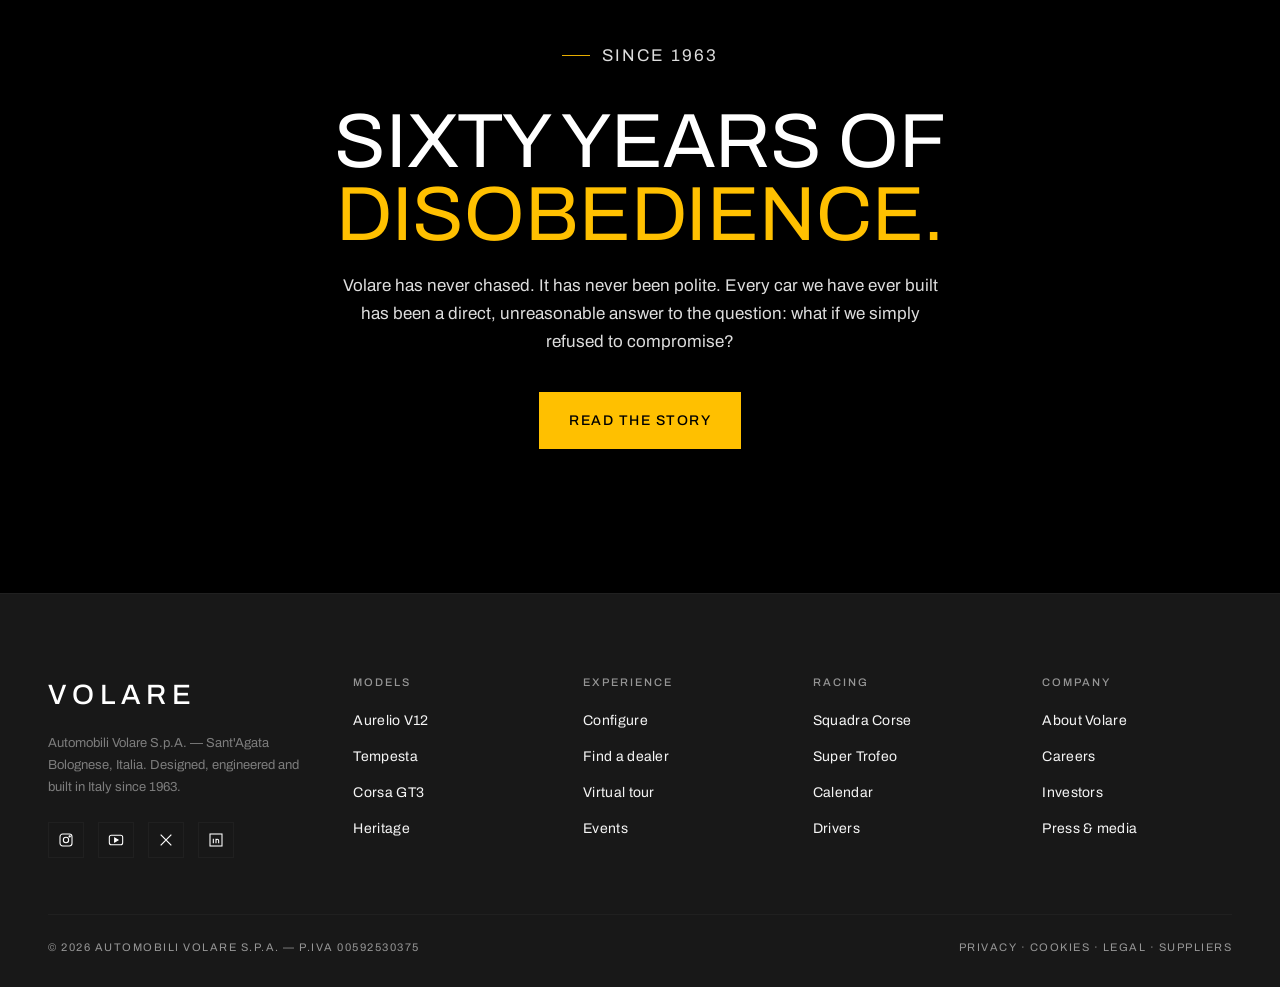
<file: volare/index.html>
<!doctype html>
<html lang="en">
<head>
<meta charset="utf-8" />
<meta name="viewport" content="width=device-width,initial-scale=1" />
<title>Volare — Automobili Volare</title>
<meta name="description" content="Italian super sports cars. Automobili Volare designs, engineers and builds the most exhilarating machines on the road." />
<link rel="preconnect" href="https://fonts.googleapis.com">
<link rel="preconnect" href="https://fonts.gstatic.com" crossorigin>
<link href="https://fonts.googleapis.com/css2?family=Archivo:wght@300;400;500;600;700;800&display=swap" rel="stylesheet">
<link rel="stylesheet" href="common.css" />
<style>
  /* Page-specific styles for the homepage */

  .scene--hero .scene-bg {
    background-image:
      linear-gradient(180deg, rgba(0,0,0,0.3), rgba(0,0,0,0) 40%, rgba(0,0,0,0.9) 100%),
      url("https://images.unsplash.com/photo-1503736334956-4c8f8e92946d?auto=format&fit=crop&w=2600&q=85");
  }
  .scene--model1 .scene-bg {
    background-image:
      linear-gradient(180deg, rgba(0,0,0,0.35), rgba(0,0,0,0) 40%, rgba(0,0,0,0.92) 100%),
      url("https://images.unsplash.com/photo-1503376780353-7e6692767b70?auto=format&fit=crop&w=2600&q=85");
  }
  .scene--race .scene-bg {
    background-image:
      linear-gradient(180deg, rgba(0,0,0,0.35), rgba(0,0,0,0) 40%, rgba(0,0,0,0.9) 100%),
      url("https://images.unsplash.com/photo-1492144534655-ae79c964c9d7?auto=format&fit=crop&w=2600&q=85");
  }

  .lineup {
    display: grid; grid-template-columns: repeat(3, 1fr);
    gap: 24px;
  }
  .car {
    position: relative;
    background: var(--charcoal);
    overflow: hidden;
    aspect-ratio: 4 / 5;
    display: flex; flex-direction: column; justify-content: space-between;
    color: var(--white);
  }
  .car-img {
    position: absolute; inset: 0;
    background-size: cover; background-position: center;
    transition: transform .6s ease;
  }
  .car::after {
    content: ""; position: absolute; inset: 0;
    background: linear-gradient(180deg, rgba(0,0,0,0.35) 0%, rgba(0,0,0,0) 40%, rgba(0,0,0,0.9) 100%);
  }
  .car:hover .car-img { transform: scale(1.05); }
  .car-top, .car-bot {
    position: relative; z-index: 2;
    padding: 22px 24px;
  }
  .car-top {
    display: flex; justify-content: space-between; align-items: center;
    font-size: 11px; letter-spacing: 1.5px; text-transform: uppercase;
    opacity: 0.9;
  }
  .car-badge {
    background: var(--steel); color: var(--black);
    padding: 5px 10px;
    font-size: 10px; font-weight: 500; letter-spacing: 1px;
  }
  .car h3 {
    font-family: var(--font);
    font-weight: 400;
    font-size: clamp(26px, 2.6vw, 40px);
    line-height: 1.0;
    text-transform: uppercase;
    margin: 0 0 8px;
  }
  .car .spec {
    font-size: 12px; letter-spacing: 1.5px;
    text-transform: uppercase; opacity: 0.8;
    margin-bottom: 16px;
  }
  .car-link {
    display: inline-flex; align-items: center; gap: 8px;
    font-size: 12px; letter-spacing: 1.5px; text-transform: uppercase;
    border-bottom: 1px solid var(--white);
    padding-bottom: 4px;
  }
  .car-link:hover { color: var(--gold); border-bottom-color: var(--gold); }
  .car--aurelio .car-img { background-image: url("https://images.unsplash.com/photo-1617788138017-80ad40651399?auto=format&fit=crop&w=1400&q=85"); }
  .car--tempesta .car-img { background-image: url("https://images.unsplash.com/photo-1566473965997-3de9c817e938?auto=format&fit=crop&w=1400&q=85"); }
  .car--corsa .car-img { background-image: url("https://images.unsplash.com/photo-1492144534655-ae79c964c9d7?auto=format&fit=crop&w=1400&q=85"); }

  .stats {
    background: var(--iron);
    padding: 72px 48px;
    border-top: 1px solid var(--charcoal);
    border-bottom: 1px solid var(--charcoal);
  }
  .stats-grid {
    max-width: 1440px; margin: 0 auto;
    display: grid; grid-template-columns: repeat(4, 1fr);
    gap: 24px;
  }
  .stat { padding-right: 24px; border-right: 1px solid var(--charcoal); }
  .stat:last-child { border-right: 0; }
  .stat .n {
    font-family: var(--font); font-weight: 400;
    font-size: clamp(40px, 4.5vw, 68px);
    line-height: 1; letter-spacing: -0.4px;
    text-transform: uppercase; color: var(--white);
    margin-bottom: 12px;
  }
  .stat .n em { color: var(--gold); font-style: normal; font-weight: 400; }
  .stat .l {
    font-size: 11px; letter-spacing: 2px;
    text-transform: uppercase; color: var(--ash);
    line-height: 1.4;
  }

  .news {
    display: grid; grid-template-columns: 1.4fr 1fr 1fr;
    gap: 24px;
  }
  .news-card {
    position: relative;
    background: var(--charcoal);
    overflow: hidden;
    min-height: 400px;
    display: flex; flex-direction: column; justify-content: flex-end;
  }
  .news-card .bg {
    position: absolute; inset: 0;
    background-size: cover; background-position: center;
    transition: transform .5s ease;
  }
  .news-card::after {
    content: ""; position: absolute; inset: 0;
    background: linear-gradient(180deg, rgba(0,0,0,0.2) 0%, rgba(0,0,0,0) 40%, rgba(0,0,0,0.92) 100%);
  }
  .news-card:hover .bg { transform: scale(1.05); }
  .news-body { position: relative; z-index: 2; padding: 28px; }
  .news-tag {
    font-size: 10px; letter-spacing: 2px; text-transform: uppercase;
    color: var(--gold); margin-bottom: 10px;
  }
  .news-card h3 {
    font-family: var(--font); font-weight: 400;
    font-size: 22px; line-height: 1.15;
    letter-spacing: 0.2px; text-transform: uppercase;
    margin: 0 0 10px;
  }
  .news-card .meta {
    font-size: 11px; letter-spacing: 1.5px;
    text-transform: uppercase; color: var(--ash);
  }
  .news--1 .bg { background-image: url("https://images.unsplash.com/photo-1580273916550-e323be2ae537?auto=format&fit=crop&w=1800&q=85"); }
  .news--2 .bg { background-image: url("https://images.unsplash.com/photo-1511919884226-fd3cad34687c?auto=format&fit=crop&w=1200&q=85"); }
  .news--3 .bg { background-image: url("https://images.unsplash.com/photo-1494976388531-d1058494cdd8?auto=format&fit=crop&w=1400&q=85"); }

  .heritage {
    position: relative;
    background: var(--black);
    padding: 144px 48px;
    overflow: hidden;
  }
  .heritage-bg {
    position: absolute; inset: 0;
    background: url("https://images.unsplash.com/photo-1583121274602-3e2820c69888?auto=format&fit=crop&w=2400&q=80") center/cover;
    opacity: 0.28;
    filter: grayscale(1) contrast(1.15);
  }
  .heritage::after {
    content: ""; position: absolute; inset: 0;
    background: linear-gradient(180deg, rgba(0,0,0,0.9) 0%, rgba(0,0,0,0.55) 50%, rgba(0,0,0,0.92) 100%);
  }
  .heritage-inner {
    position: relative; z-index: 2;
    max-width: 880px; margin: 0 auto;
    text-align: center;
  }
  .heritage h2 {
    font-family: var(--font); font-weight: 400;
    font-size: clamp(36px, 6vw, 88px);
    line-height: 0.95; text-transform: uppercase;
    letter-spacing: -0.2px;
    margin: 0 0 20px;
  }
  .heritage h2 em { font-style: normal; color: var(--gold); font-weight: 400; }
  .heritage p {
    font-size: 17px; line-height: 1.65;
    color: var(--smoke); opacity: 0.9;
    max-width: 620px; margin: 0 auto 36px;
  }

  @media (max-width: 1024px) {
    .lineup { grid-template-columns: repeat(2, 1fr); }
    .news { grid-template-columns: 1fr 1fr; }
    .stats-grid { grid-template-columns: repeat(2, 1fr); }
  }
  @media (max-width: 720px) {
    .lineup, .news { grid-template-columns: 1fr; }
    .stats-grid { grid-template-columns: 1fr 1fr; }
    .stat { border-right: 0; border-bottom: 1px solid var(--charcoal); padding-bottom: 16px; }
    .heritage { padding-top: 96px; padding-bottom: 96px; padding-left: 20px; padding-right: 20px; }
    .section-dark { padding-top: 64px; padding-bottom: 64px; }
    .stats { padding: 48px 20px; }
  }
</style>
</head>
<body>

<header class="nav">
  <div class="nav-left">
    <button class="menu-btn" aria-label="Open menu" data-menu-open>
      <span class="bars" aria-hidden="true"><span></span></span>
      <span class="menu-label">Menu</span>
    </button>
  </div>
  <a href="index.html" class="brand-bull" aria-label="Volare home">
    <svg viewBox="0 0 64 64" fill="none" stroke="currentColor" stroke-width="1.4" aria-hidden="true">
      <path d="M32 4l24 8v18c0 14-10 24-24 30C18 54 8 44 8 30V12l24-8z"/>
      <path d="M20 26c3-4 7-6 12-6s9 2 12 6M24 32c2 3 5 4 8 4s6-1 8-4M28 40c1 2 2 3 4 3s3-1 4-3" />
    </svg>
    <span class="brand-wordmark">Volare</span>
  </a>
  <div class="nav-right">
    <button aria-label="Search">
      <svg class="nav-icon" viewBox="0 0 24 24" fill="none" stroke="currentColor" stroke-width="1.6"><circle cx="11" cy="11" r="7"/><path d="M21 21l-4.3-4.3"/></svg>
    </button>
    <button aria-label="Bookmarks">
      <svg class="nav-icon" viewBox="0 0 24 24" fill="none" stroke="currentColor" stroke-width="1.6"><path d="M6 3h12v18l-6-4-6 4z"/></svg>
    </button>
    <span class="label" style="font-size:12px;opacity:0.8;">EN</span>
  </div>
</header>

<main id="top">
  <!-- Hero -->
  <section class="scene scene--hero">
    <div class="scene-bg" aria-hidden="true"></div>
    <div class="scene-inner">
      <p class="eyebrow">World premiere · Frankfurt 2026</p>
      <h1 class="display">Aurelio <em>V12</em></h1>
      <p class="display-sub">Twelve cylinders. Zero compromise.</p>
      <p class="lede">A naturally aspirated V12 rebuilt for a new era, married to a featherweight carbon monocoque and an all-wheel-drive hybrid system born on the racetrack.</p>
      <div class="btn-row">
        <a href="models.html" class="btn-gold">Discover Aurelio <svg class="arrow" viewBox="0 0 24 24" fill="none" stroke="currentColor" stroke-width="2.2"><path d="M5 12h14M13 5l7 7-7 7"/></svg></a>
        <a href="#configure" class="btn-ghost">Start configuration</a>
      </div>
    </div>
    <button class="hex" aria-label="Pause video">
      <svg viewBox="0 0 64 64"><polygon points="32,4 58,18 58,46 32,60 6,46 6,18" /></svg>
      <span class="play"><i></i><i></i></span>
    </button>
    <div class="data-rail">
      <div>Power<span>830 cv</span></div>
      <div>0–100 km/h<span>2.4 s</span></div>
      <div>Top speed<span>365 km/h</span></div>
      <div>Weight<span>1,560 kg</span></div>
    </div>
    <div class="progress" aria-hidden="true"></div>
  </section>

  <!-- Model lineup -->
  <section class="section-dark" id="models">
    <div class="section-inner">
      <div class="section-head">
        <div>
          <p class="eyebrow">The lineup</p>
          <h2>Three machines. One obsession.</h2>
        </div>
        <a href="models.html" class="link">View all models →</a>
      </div>
      <div class="lineup">
        <article class="car car--aurelio">
          <div class="car-img" aria-hidden="true"></div>
          <div class="car-top"><span>Super Sports</span><span class="car-badge">New</span></div>
          <div class="car-bot">
            <h3>Aurelio V12</h3>
            <div class="spec">830 cv · 2.4 s · 365 km/h</div>
            <a class="car-link" href="models.html">Explore <svg width="14" height="14" viewBox="0 0 24 24" fill="none" stroke="currentColor" stroke-width="2.2"><path d="M5 12h14M13 5l7 7-7 7"/></svg></a>
          </div>
        </article>
        <article class="car car--tempesta">
          <div class="car-img" aria-hidden="true"></div>
          <div class="car-top"><span>Super SUV</span><span class="car-badge">2026</span></div>
          <div class="car-bot">
            <h3>Tempesta</h3>
            <div class="spec">666 cv · 3.3 s · 310 km/h</div>
            <a class="car-link" href="models.html">Explore <svg width="14" height="14" viewBox="0 0 24 24" fill="none" stroke="currentColor" stroke-width="2.2"><path d="M5 12h14M13 5l7 7-7 7"/></svg></a>
          </div>
        </article>
        <article class="car car--corsa">
          <div class="car-img" aria-hidden="true"></div>
          <div class="car-top"><span>Racing</span><span class="car-badge">GT3</span></div>
          <div class="car-bot">
            <h3>Corsa GT3</h3>
            <div class="spec">550 cv · Homologated · Track only</div>
            <a class="car-link" href="models.html">Explore <svg width="14" height="14" viewBox="0 0 24 24" fill="none" stroke="currentColor" stroke-width="2.2"><path d="M5 12h14M13 5l7 7-7 7"/></svg></a>
          </div>
        </article>
      </div>
    </div>
  </section>

  <!-- Second cinematic scene -->
  <section class="scene scene--model1" id="aurelio">
    <div class="scene-bg" aria-hidden="true"></div>
    <div class="scene-inner">
      <p class="eyebrow">Aurelio V12</p>
      <h2 class="display">Forged from <em>fire.</em></h2>
      <p class="lede">Every Aurelio leaves Sant'Agata with 6.5 litres of naturally aspirated obsession under its rear deck. The induction note alone is worth the flight.</p>
      <div class="btn-row">
        <a href="models.html" class="btn-gold">Technical sheet</a>
        <a href="#tour" class="btn-ghost">Virtual tour</a>
      </div>
    </div>
    <div class="progress" aria-hidden="true"></div>
  </section>

  <!-- Stats -->
  <section class="stats">
    <div class="stats-grid">
      <div class="stat"><div class="n"><em>830</em> cv</div><div class="l">Peak output, V12 naturally aspirated</div></div>
      <div class="stat"><div class="n">9,500 <em>rpm</em></div><div class="l">Red line — music, not engineering</div></div>
      <div class="stat"><div class="n">2.4<em>s</em></div><div class="l">0 to 100 km/h with launch control</div></div>
      <div class="stat"><div class="n">365<em>km/h</em></div><div class="l">Top speed, homologated road</div></div>
    </div>
  </section>

  <!-- Race scene -->
  <section class="scene scene--race">
    <div class="scene-bg" aria-hidden="true"></div>
    <div class="scene-inner">
      <p class="eyebrow">Squadra Corse · Motorsport division</p>
      <h2 class="display">Built on <em>track.</em><br/>Proven on road.</h2>
      <p class="lede">Three championships in a single season. Every component in the Aurelio started its life on the Corsa GT3 — and earned its place here.</p>
      <div class="btn-row">
        <a href="motorsport.html" class="btn-gold">Enter racing</a>
        <a href="motorsport.html" class="btn-ghost">2026 calendar</a>
      </div>
    </div>
    <div class="progress" aria-hidden="true"></div>
  </section>

  <!-- News grid -->
  <section class="section-dark" id="news">
    <div class="section-inner">
      <div class="section-head">
        <div>
          <p class="eyebrow">Latest from Sant'Agata</p>
          <h2>News &amp; stories.</h2>
        </div>
        <a href="#all-news" class="link">All stories →</a>
      </div>
      <div class="news">
        <article class="news-card news--1">
          <div class="bg" aria-hidden="true"></div>
          <div class="news-body">
            <div class="news-tag">World Premiere</div>
            <h3>Aurelio V12 makes its public debut at Frankfurt.</h3>
            <div class="meta">18 · April · 2026 · 3 min read</div>
          </div>
        </article>
        <article class="news-card news--2">
          <div class="bg" aria-hidden="true"></div>
          <div class="news-body">
            <div class="news-tag">Motorsport</div>
            <h3>Corsa GT3 wins Spa 24h in a one-two finish.</h3>
            <div class="meta">11 · April · 2026</div>
          </div>
        </article>
        <article class="news-card news--3">
          <div class="bg" aria-hidden="true"></div>
          <div class="news-body">
            <div class="news-tag">Heritage</div>
            <h3>Sixty years of the V12, in twelve objects.</h3>
            <div class="meta">02 · April · 2026</div>
          </div>
        </article>
      </div>
    </div>
  </section>

  <!-- Heritage -->
  <section class="heritage">
    <div class="heritage-bg" aria-hidden="true"></div>
    <div class="heritage-inner">
      <p class="eyebrow" style="justify-content:center;display:inline-flex;">Since 1963</p>
      <h2>Sixty years of <em>disobedience.</em></h2>
      <p>Volare has never chased. It has never been polite. Every car we have ever built has been a direct, unreasonable answer to the question: what if we simply refused to compromise?</p>
      <a href="#story" class="btn-gold">Read the story</a>
    </div>
  </section>
</main>

<footer>
  <div class="footer-inner">
    <div class="footer-grid">
      <div class="footer-brand">
        <div class="wordmark">Volare</div>
        <p>Automobili Volare S.p.A. — Sant'Agata Bolognese, Italia. Designed, engineered and built in Italy since 1963.</p>
        <div class="socials">
          <a href="#" aria-label="Instagram"><svg viewBox="0 0 24 24" fill="none" stroke="currentColor" stroke-width="1.6"><rect x="3" y="3" width="18" height="18" rx="4"/><circle cx="12" cy="12" r="4"/><circle cx="17.5" cy="6.5" r="1" fill="currentColor"/></svg></a>
          <a href="#" aria-label="YouTube"><svg viewBox="0 0 24 24" fill="none" stroke="currentColor" stroke-width="1.6"><rect x="2" y="5" width="20" height="14" rx="3"/><path d="M10 9l5 3-5 3z" fill="currentColor"/></svg></a>
          <a href="#" aria-label="X"><svg viewBox="0 0 24 24" fill="none" stroke="currentColor" stroke-width="1.8"><path d="M4 4l16 16M20 4L4 20"/></svg></a>
          <a href="#" aria-label="LinkedIn"><svg viewBox="0 0 24 24" fill="none" stroke="currentColor" stroke-width="1.6"><rect x="3" y="3" width="18" height="18"/><path d="M8 10v7M8 7v.01M12 17v-4a2 2 0 114 0v4M12 10v7"/></svg></a>
        </div>
      </div>
      <div>
        <h5>Models</h5>
        <ul>
          <li><a href="models.html">Aurelio V12</a></li>
          <li><a href="models.html">Tempesta</a></li>
          <li><a href="models.html">Corsa GT3</a></li>
          <li><a href="#">Heritage</a></li>
        </ul>
      </div>
      <div>
        <h5>Experience</h5>
        <ul>
          <li><a href="#">Configure</a></li>
          <li><a href="#">Find a dealer</a></li>
          <li><a href="#">Virtual tour</a></li>
          <li><a href="#">Events</a></li>
        </ul>
      </div>
      <div>
        <h5>Racing</h5>
        <ul>
          <li><a href="motorsport.html">Squadra Corse</a></li>
          <li><a href="#">Super Trofeo</a></li>
          <li><a href="motorsport.html">Calendar</a></li>
          <li><a href="#">Drivers</a></li>
        </ul>
      </div>
      <div>
        <h5>Company</h5>
        <ul>
          <li><a href="#">About Volare</a></li>
          <li><a href="#">Careers</a></li>
          <li><a href="#">Investors</a></li>
          <li><a href="contact.html">Press &amp; media</a></li>
        </ul>
      </div>
    </div>
    <div class="footer-foot">
      <div>© 2026 Automobili Volare S.p.A. — P.IVA 00592530375</div>
      <div>Privacy · Cookies · Legal · Suppliers</div>
    </div>
  </div>
</footer>

<script src="menu.js"></script>

</body>
</html>
</file>
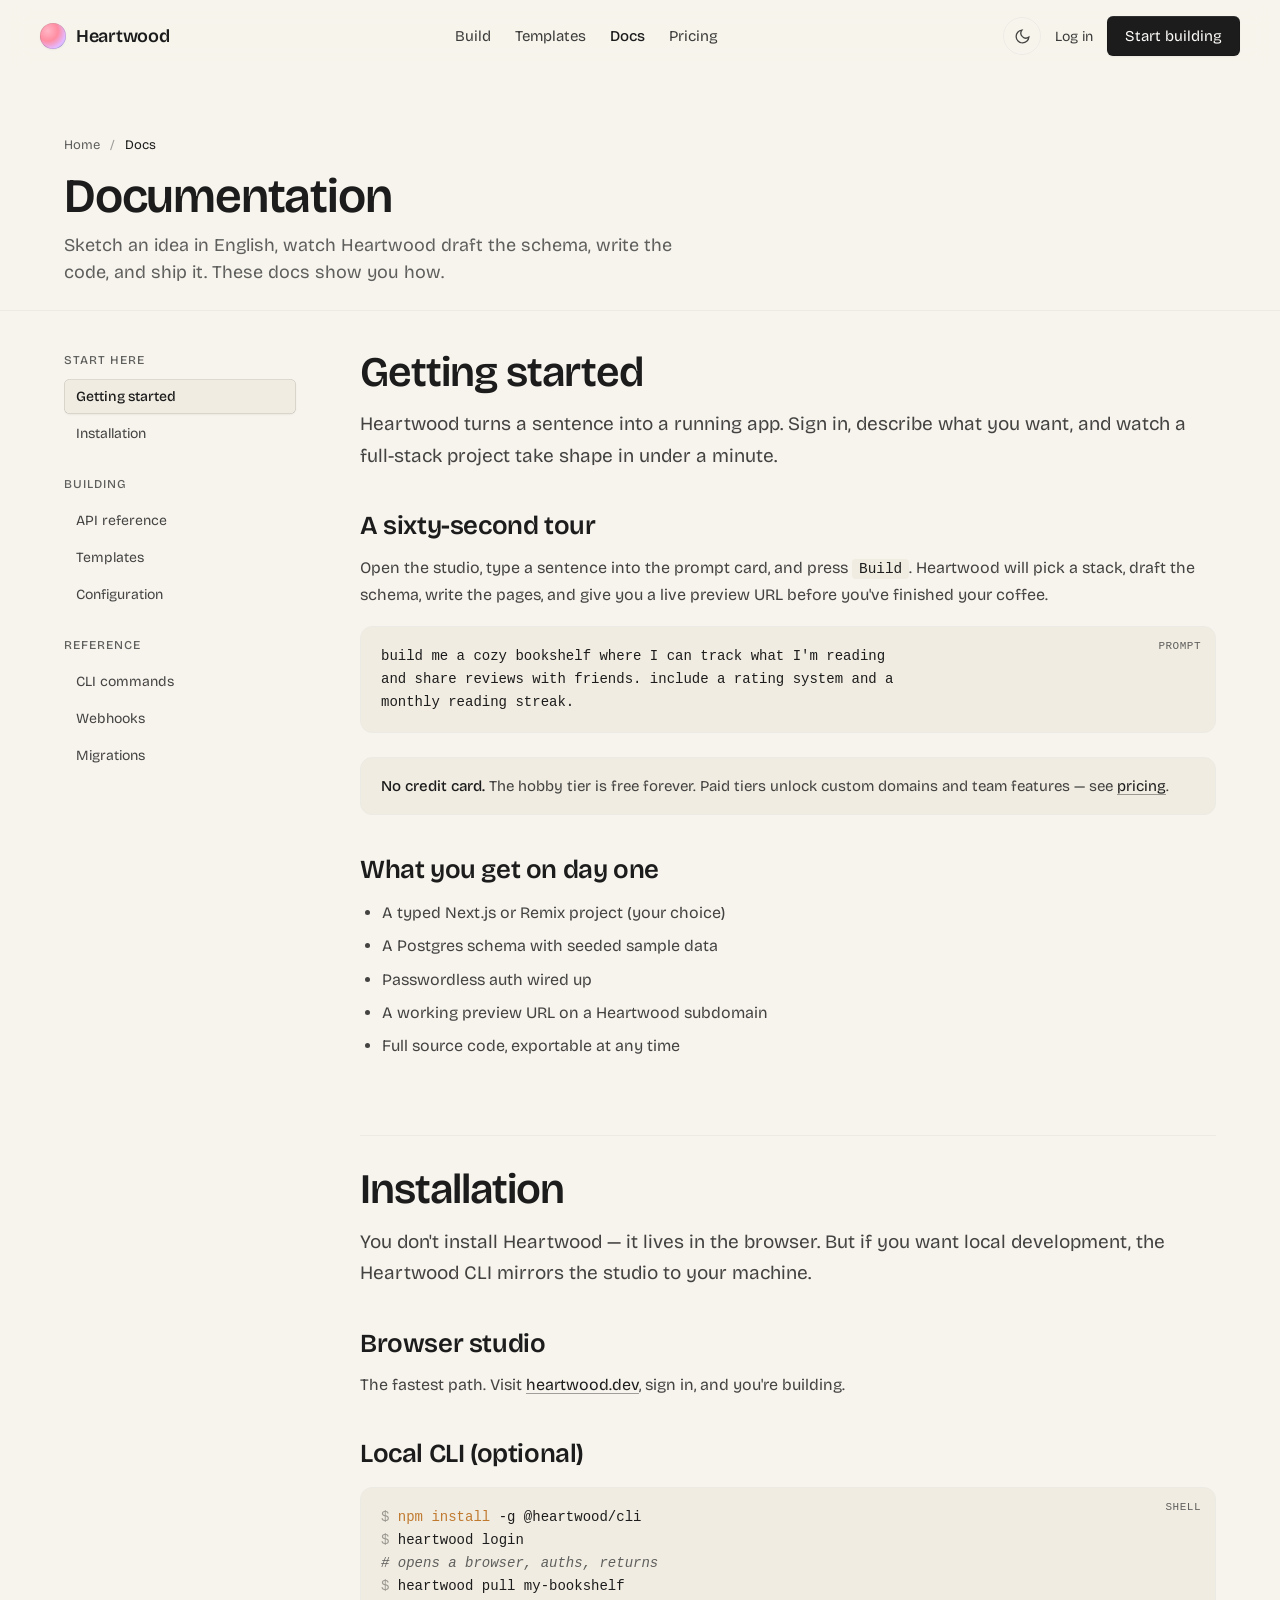
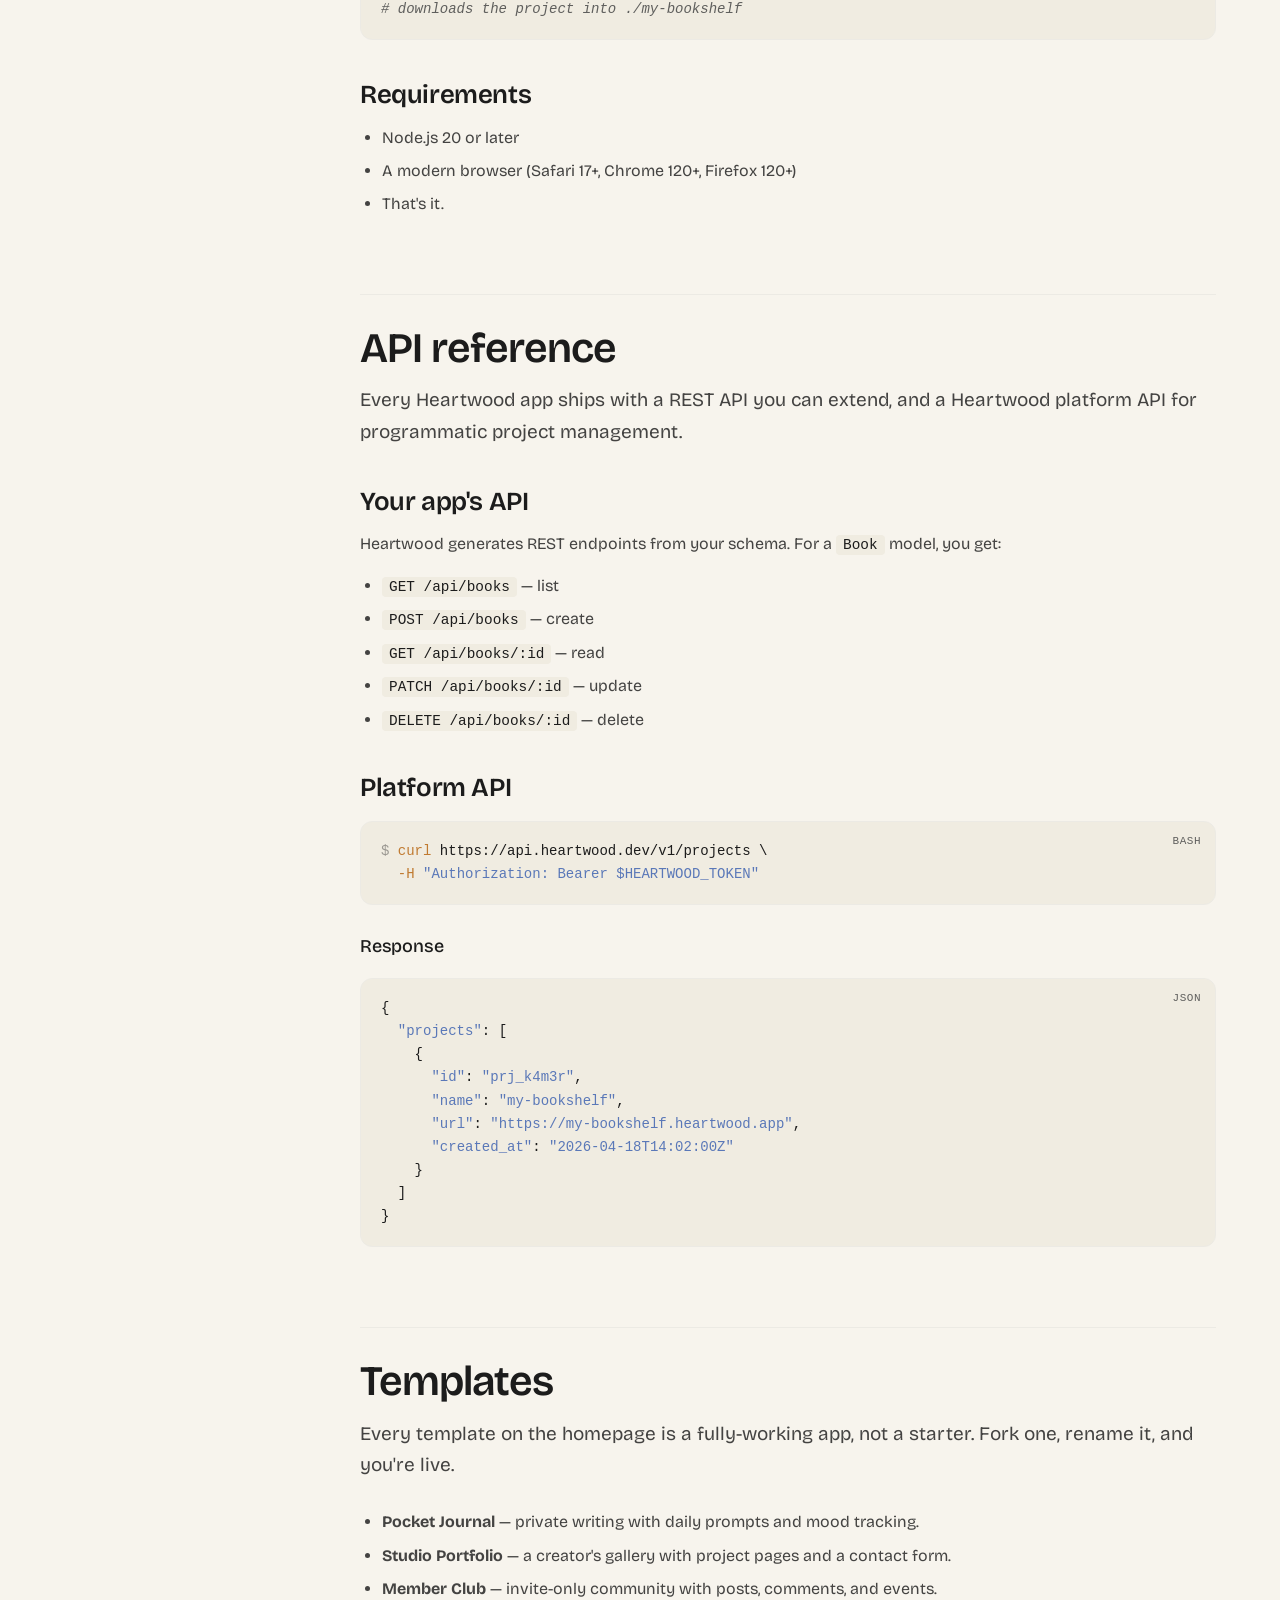
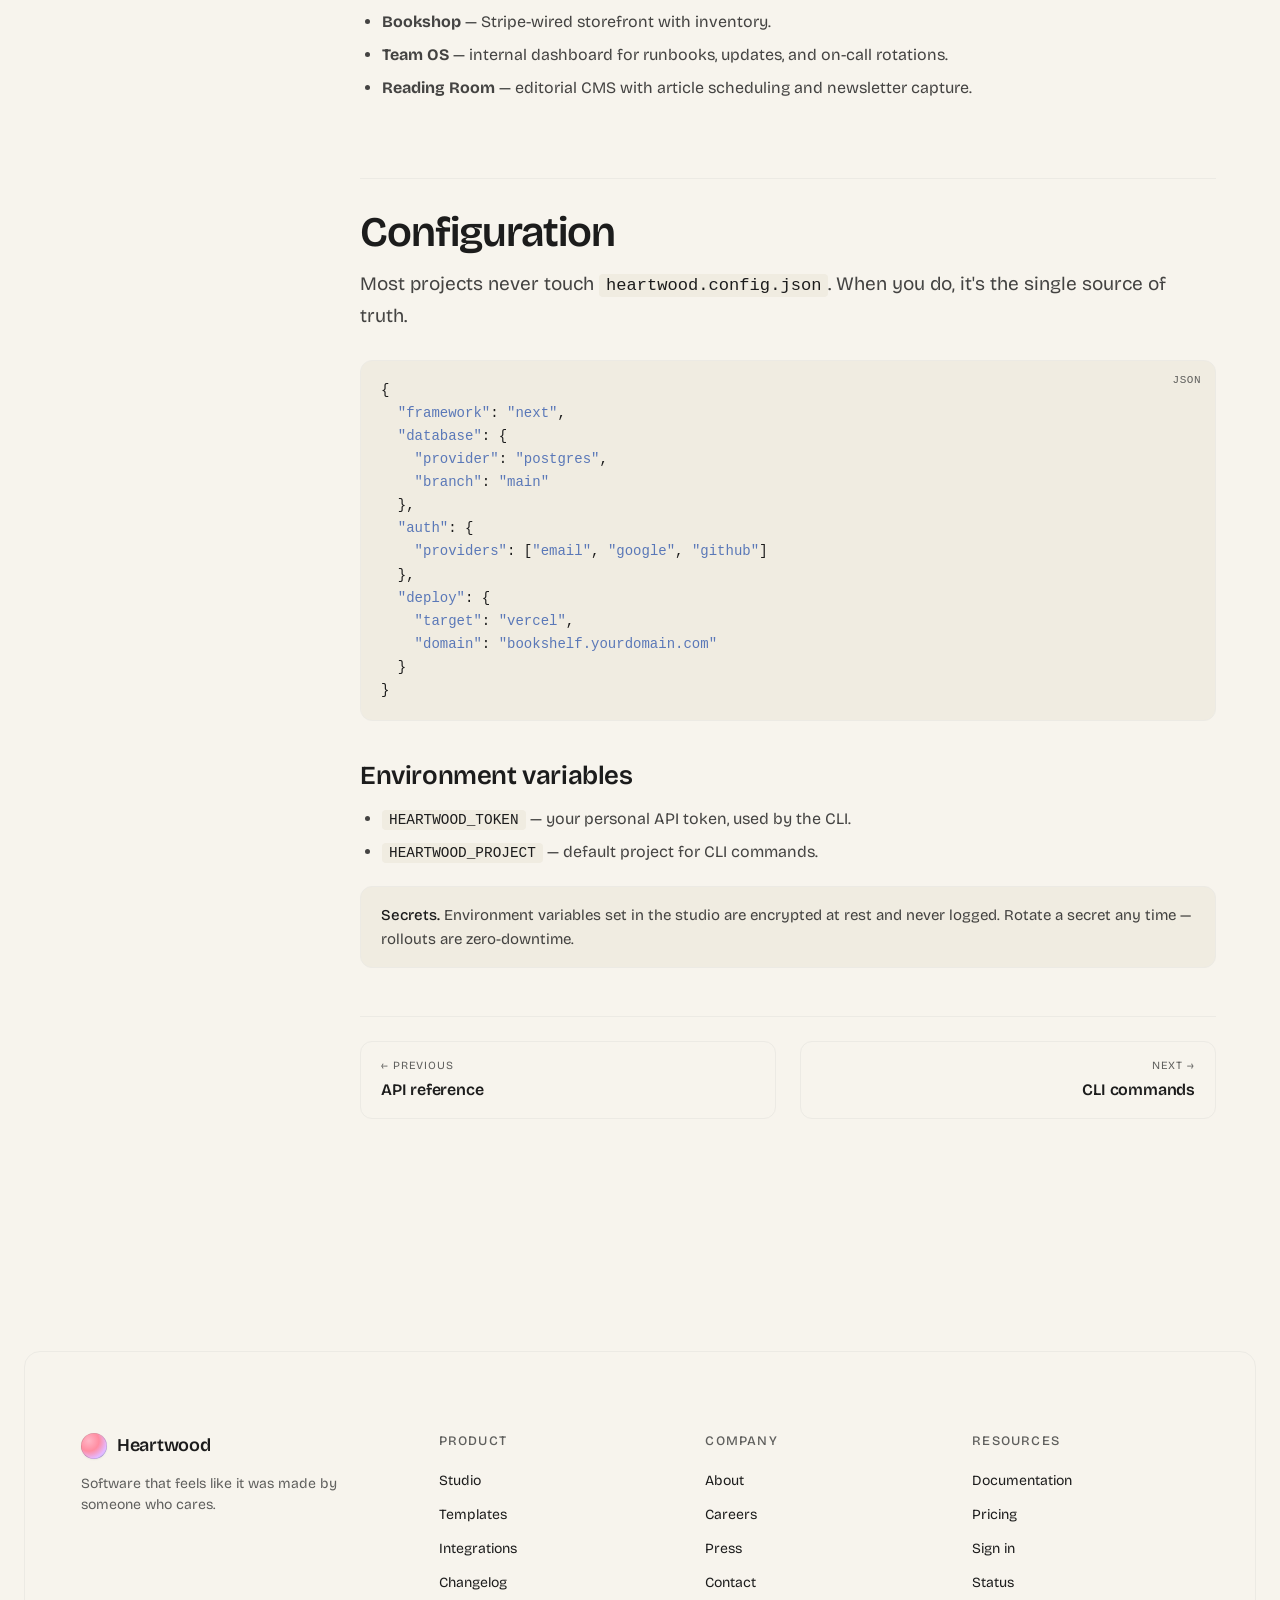
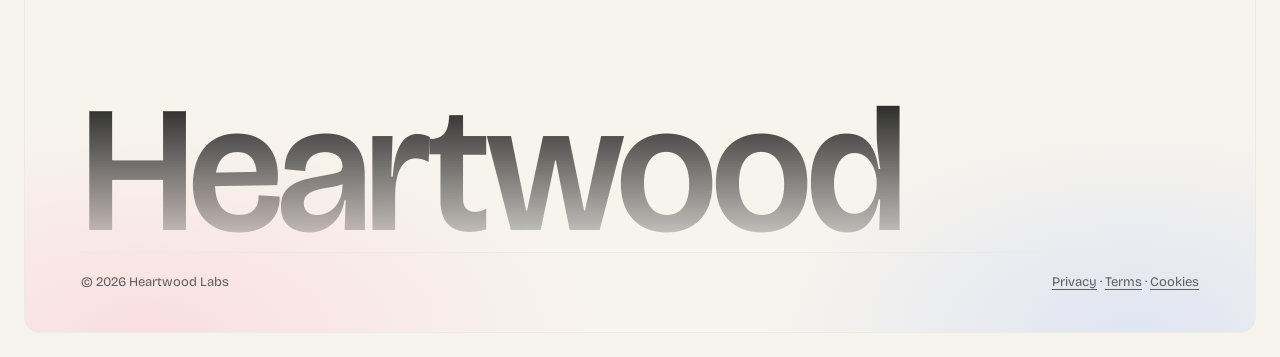
<file: heartwood/docs.html>
<!doctype html>
<html lang="en">
<head>
<meta charset="utf-8" />
<meta name="viewport" content="width=device-width,initial-scale=1" />
<title>Docs — Heartwood</title>
<meta name="description" content="Heartwood documentation — get started, build your first app, deploy anywhere." />
<meta name="color-scheme" content="light dark">
<link rel="preconnect" href="https://fonts.googleapis.com">
<link rel="preconnect" href="https://fonts.gstatic.com" crossorigin>
<link href="https://fonts.googleapis.com/css2?family=Bricolage+Grotesque:opsz,wght@12..96,400;12..96,480;12..96,500;12..96,600&display=swap" rel="stylesheet">
<link rel="stylesheet" href="common.css" />
<style>
  .docs-layout {
    display: grid; grid-template-columns: 240px minmax(0, 1fr);
    max-width: 1200px; margin: 0 auto;
    padding: 40px 24px 96px;
    gap: 56px;
  }
  .docs-aside {
    position: sticky; top: 80px; align-self: flex-start;
    max-height: calc(100vh - 110px); overflow-y: auto;
    padding-right: 8px;
  }
  .docs-aside h3 {
    font-size: 12px; font-weight: 500;
    text-transform: uppercase; letter-spacing: 1px;
    color: var(--muted);
    margin: 24px 0 10px;
  }
  .docs-aside h3:first-child { margin-top: 0; }
  .docs-nav { list-style: none; padding: 0; margin: 0; display: flex; flex-direction: column; gap: 2px; }
  .docs-nav a {
    display: block;
    padding: 7px 12px;
    border-radius: 6px;
    font-size: 14px; color: var(--charcoal-82);
    text-decoration: none;
    transition: background .1s ease, color .1s ease;
  }
  .docs-nav a:hover { background: var(--charcoal-04); color: var(--charcoal); text-decoration: none; }
  .docs-nav a.active {
    background: var(--cream-elev);
    color: var(--charcoal);
    font-weight: 500;
    box-shadow: var(--inset-dark);
  }

  .docs-main { min-width: 0; }
  .docs-main article { padding-bottom: 56px; }
  .docs-main article:not(:first-child) { padding-top: 32px; border-top: 1px solid var(--cream-light); }
  .docs-main h1 {
    font-size: clamp(32px, 4vw, 42px);
    font-weight: 600; line-height: 1.04;
    letter-spacing: -1px;
    margin: 0 0 14px;
  }
  .docs-main h2 {
    font-size: 26px; font-weight: 600;
    line-height: 1.15; letter-spacing: -0.4px;
    margin: 40px 0 14px;
  }
  .docs-main h3 {
    font-size: 18px; font-weight: 500;
    letter-spacing: -0.2px;
    margin: 28px 0 10px;
  }
  .docs-main p {
    font-size: 16px; line-height: 1.65;
    color: var(--charcoal-82);
    margin: 0 0 14px;
  }
  .docs-main p.lede {
    font-size: 19px; color: var(--charcoal-82);
    margin: 0 0 28px;
  }
  .docs-main a {
    color: var(--charcoal); text-decoration: underline;
    text-decoration-color: var(--charcoal-40);
    text-underline-offset: 3px;
  }
  .docs-main a:hover { text-decoration-color: var(--charcoal); }
  .docs-main code {
    font-family: var(--mono); font-size: 0.9em;
    background: var(--code-bg);
    color: var(--code-text);
    padding: 2px 7px;
    border-radius: 4px;
  }
  .docs-main ul, .docs-main ol {
    font-size: 16px; line-height: 1.7;
    color: var(--charcoal-82);
    padding-left: 22px; margin: 0 0 20px;
  }
  .docs-main ul li, .docs-main ol li { margin-bottom: 6px; }

  pre.code {
    position: relative;
    margin: 18px 0 24px;
    background: var(--code-bg);
    border: 1px solid var(--cream-light);
    border-radius: 12px;
    padding: 18px 20px;
    font-family: var(--mono);
    font-size: 14px; line-height: 1.65;
    color: var(--code-text);
    overflow-x: auto;
  }
  pre.code code { background: transparent; padding: 0; border-radius: 0; font-size: inherit; color: inherit; }
  pre.code .c-kw { color: #c07a30; font-weight: 500; }
  pre.code .c-str { color: #5a78b8; }
  pre.code .c-num { color: #d64b6a; font-weight: 500; }
  pre.code .c-com { color: var(--muted); font-style: italic; }
  pre.code .c-prompt { color: var(--charcoal-40); user-select: none; }
  pre.code .c-flag { color: #c07a30; }
  body.dark pre.code .c-kw { color: #e3a059; }
  body.dark pre.code .c-str { color: #8fa8de; }
  body.dark pre.code .c-num { color: #ff99ae; }
  body.dark pre.code .c-flag { color: #e3a059; }
  .lang-tag {
    position: absolute; top: 10px; right: 14px;
    font-family: var(--mono); font-size: 11px;
    color: var(--muted);
    text-transform: uppercase; letter-spacing: 0.5px;
  }

  .callout {
    border: 1px solid var(--cream-light); border-radius: 12px;
    padding: 16px 20px; margin: 20px 0 24px;
    background: var(--cream-elev);
  }
  .callout strong { color: var(--charcoal); font-weight: 500; }
  .callout p { margin: 0; color: var(--charcoal-82); font-size: 15px; line-height: 1.6; }

  .pager {
    display: flex; justify-content: space-between; gap: 24px;
    margin-top: 48px; padding-top: 24px;
    border-top: 1px solid var(--cream-light);
  }
  .pager a {
    display: flex; flex-direction: column; gap: 4px;
    padding: 16px 20px; border: 1px solid var(--cream-light);
    border-radius: 12px;
    flex: 1 1 0;
    transition: border-color .15s ease, background .15s ease;
    text-decoration: none;
    color: var(--charcoal);
  }
  .pager a:hover { border-color: var(--charcoal-40); background: var(--cream-surface); text-decoration: none; }
  .pager .label { font-size: 11px; color: var(--muted); text-transform: uppercase; letter-spacing: 1px; }
  .pager .title { font-size: 16px; font-weight: 600; letter-spacing: -0.2px; color: var(--charcoal); }
  .pager .next { text-align: right; }

  @media (max-width: 900px) {
    .docs-layout { grid-template-columns: 1fr; gap: 24px; padding: 24px 20px 64px; }
    .docs-aside { position: static; max-height: none; padding: 0; }
    .docs-nav { flex-direction: row; overflow-x: auto; flex-wrap: nowrap; padding-bottom: 6px; }
    .docs-aside h3 { display: none; }
    .pager { flex-direction: column; }
    .pager .next { text-align: left; }
  }
</style>
</head>
<body>
<script>try { if (localStorage.getItem('heartwood-theme') === 'dark') document.body.classList.add('dark'); } catch (e) {}</script>

<header class="nav">
  <div class="container nav-inner">
    <a href="index.html" class="brand"><span class="brand-mark"></span><span>Heartwood</span></a>
    <nav class="nav-links" aria-label="Primary">
      <a href="index.html#build">Build</a>
      <a href="index.html#templates">Templates</a>
      <a href="docs.html" class="active">Docs</a>
      <a href="pricing.html">Pricing</a>
    </nav>
    <div class="nav-right">
      <button class="theme-toggle" type="button" aria-label="Toggle dark mode">
        <svg class="icon-moon" viewBox="0 0 24 24" fill="none" stroke="currentColor" stroke-width="1.8" aria-hidden="true"><path d="M21 12.8A9 9 0 1 1 11.2 3a7 7 0 0 0 9.8 9.8z"/></svg>
        <svg class="icon-sun" viewBox="0 0 24 24" fill="none" stroke="currentColor" stroke-width="1.8" aria-hidden="true"><circle cx="12" cy="12" r="4"/><path d="M12 2v2M12 20v2M4.93 4.93l1.41 1.41M17.66 17.66l1.41 1.41M2 12h2M20 12h2M4.93 19.07l1.41-1.41M17.66 6.34l1.41-1.41"/></svg>
      </button>
      <a href="signin.html" class="login-link">Log in</a>
      <a href="signin.html" class="btn btn-dark">Start building</a>
    </div>
  </div>
</header>

<div class="page-head">
  <div class="container">
    <nav class="breadcrumb" aria-label="Breadcrumb">
      <a href="index.html">Home</a><span class="sep">/</span><span class="current">Docs</span>
    </nav>
    <h1 class="page-title">Documentation</h1>
    <p class="page-tagline">Sketch an idea in English, watch Heartwood draft the schema, write the code, and ship it. These docs show you how.</p>
  </div>
</div>

<div class="docs-layout">
  <aside class="docs-aside" aria-label="Docs navigation">
    <h3>Start here</h3>
    <ul class="docs-nav">
      <li><a href="#getting-started" class="active">Getting started</a></li>
      <li><a href="#installation">Installation</a></li>
    </ul>
    <h3>Building</h3>
    <ul class="docs-nav">
      <li><a href="#api">API reference</a></li>
      <li><a href="#templates">Templates</a></li>
      <li><a href="#configuration">Configuration</a></li>
    </ul>
    <h3>Reference</h3>
    <ul class="docs-nav">
      <li><a href="#">CLI commands</a></li>
      <li><a href="#">Webhooks</a></li>
      <li><a href="#">Migrations</a></li>
    </ul>
  </aside>

  <main class="docs-main">
    <article id="getting-started">
      <h1>Getting started</h1>
      <p class="lede">Heartwood turns a sentence into a running app. Sign in, describe what you want, and watch a full-stack project take shape in under a minute.</p>

      <h2>A sixty-second tour</h2>
      <p>Open the studio, type a sentence into the prompt card, and press <code>Build</code>. Heartwood will pick a stack, draft the schema, write the pages, and give you a live preview URL before you've finished your coffee.</p>

      <pre class="code" aria-label="First prompt"><span class="lang-tag">prompt</span>build me a cozy bookshelf where I can track what I'm reading
and share reviews with friends. include a rating system and a
monthly reading streak.</pre>

      <div class="callout">
        <p><strong>No credit card.</strong> The hobby tier is free forever. Paid tiers unlock custom domains and team features — see <a href="pricing.html">pricing</a>.</p>
      </div>

      <h2>What you get on day one</h2>
      <ul>
        <li>A typed Next.js or Remix project (your choice)</li>
        <li>A Postgres schema with seeded sample data</li>
        <li>Passwordless auth wired up</li>
        <li>A working preview URL on a Heartwood subdomain</li>
        <li>Full source code, exportable at any time</li>
      </ul>
    </article>

    <article id="installation">
      <h1>Installation</h1>
      <p class="lede">You don't install Heartwood — it lives in the browser. But if you want local development, the Heartwood CLI mirrors the studio to your machine.</p>

      <h2>Browser studio</h2>
      <p>The fastest path. Visit <a href="index.html">heartwood.dev</a>, sign in, and you're building.</p>

      <h2>Local CLI (optional)</h2>
      <pre class="code"><span class="lang-tag">shell</span><span class="c-prompt">$ </span><span class="c-kw">npm install</span> -g @heartwood/cli
<span class="c-prompt">$ </span>heartwood login
<span class="c-com"># opens a browser, auths, returns</span>
<span class="c-prompt">$ </span>heartwood pull my-bookshelf
<span class="c-com"># downloads the project into ./my-bookshelf</span></pre>

      <h2>Requirements</h2>
      <ul>
        <li>Node.js 20 or later</li>
        <li>A modern browser (Safari 17+, Chrome 120+, Firefox 120+)</li>
        <li>That's it.</li>
      </ul>
    </article>

    <article id="api">
      <h1>API reference</h1>
      <p class="lede">Every Heartwood app ships with a REST API you can extend, and a Heartwood platform API for programmatic project management.</p>

      <h2>Your app's API</h2>
      <p>Heartwood generates REST endpoints from your schema. For a <code>Book</code> model, you get:</p>
      <ul>
        <li><code>GET /api/books</code> — list</li>
        <li><code>POST /api/books</code> — create</li>
        <li><code>GET /api/books/:id</code> — read</li>
        <li><code>PATCH /api/books/:id</code> — update</li>
        <li><code>DELETE /api/books/:id</code> — delete</li>
      </ul>

      <h2>Platform API</h2>
      <pre class="code"><span class="lang-tag">bash</span><span class="c-prompt">$ </span><span class="c-kw">curl</span> https://api.heartwood.dev/v1/projects \
  <span class="c-flag">-H</span> <span class="c-str">"Authorization: Bearer $HEARTWOOD_TOKEN"</span></pre>

      <h3>Response</h3>
      <pre class="code"><span class="lang-tag">json</span>{
  <span class="c-str">"projects"</span>: [
    {
      <span class="c-str">"id"</span>: <span class="c-str">"prj_k4m3r"</span>,
      <span class="c-str">"name"</span>: <span class="c-str">"my-bookshelf"</span>,
      <span class="c-str">"url"</span>: <span class="c-str">"https://my-bookshelf.heartwood.app"</span>,
      <span class="c-str">"created_at"</span>: <span class="c-str">"2026-04-18T14:02:00Z"</span>
    }
  ]
}</pre>
    </article>

    <article id="templates">
      <h1>Templates</h1>
      <p class="lede">Every template on the homepage is a fully-working app, not a starter. Fork one, rename it, and you're live.</p>

      <ul>
        <li><strong>Pocket Journal</strong> — private writing with daily prompts and mood tracking.</li>
        <li><strong>Studio Portfolio</strong> — a creator's gallery with project pages and a contact form.</li>
        <li><strong>Member Club</strong> — invite-only community with posts, comments, and events.</li>
        <li><strong>Bookshop</strong> — Stripe-wired storefront with inventory.</li>
        <li><strong>Team OS</strong> — internal dashboard for runbooks, updates, and on-call rotations.</li>
        <li><strong>Reading Room</strong> — editorial CMS with article scheduling and newsletter capture.</li>
      </ul>
    </article>

    <article id="configuration">
      <h1>Configuration</h1>
      <p class="lede">Most projects never touch <code>heartwood.config.json</code>. When you do, it's the single source of truth.</p>

      <pre class="code"><span class="lang-tag">json</span>{
  <span class="c-str">"framework"</span>: <span class="c-str">"next"</span>,
  <span class="c-str">"database"</span>: {
    <span class="c-str">"provider"</span>: <span class="c-str">"postgres"</span>,
    <span class="c-str">"branch"</span>: <span class="c-str">"main"</span>
  },
  <span class="c-str">"auth"</span>: {
    <span class="c-str">"providers"</span>: [<span class="c-str">"email"</span>, <span class="c-str">"google"</span>, <span class="c-str">"github"</span>]
  },
  <span class="c-str">"deploy"</span>: {
    <span class="c-str">"target"</span>: <span class="c-str">"vercel"</span>,
    <span class="c-str">"domain"</span>: <span class="c-str">"bookshelf.yourdomain.com"</span>
  }
}</pre>

      <h2>Environment variables</h2>
      <ul>
        <li><code>HEARTWOOD_TOKEN</code> — your personal API token, used by the CLI.</li>
        <li><code>HEARTWOOD_PROJECT</code> — default project for CLI commands.</li>
      </ul>

      <div class="callout">
        <p><strong>Secrets.</strong> Environment variables set in the studio are encrypted at rest and never logged. Rotate a secret any time — rollouts are zero-downtime.</p>
      </div>

      <div class="pager">
        <a href="#api"><span class="label">← Previous</span><span class="title">API reference</span></a>
        <a href="#" class="next"><span class="label">Next →</span><span class="title">CLI commands</span></a>
      </div>
    </article>
  </main>
</div>

<footer>
  <div class="footer-grid">
    <div>
      <a href="index.html" class="brand"><span class="brand-mark"></span><span>Heartwood</span></a>
      <p style="color:var(--muted);margin:14px 0 0;max-width:320px;font-size:14px;">Software that feels like it was made by someone who cares.</p>
    </div>
    <div><h5>Product</h5><ul><li><a href="index.html#build">Studio</a></li><li><a href="index.html#templates">Templates</a></li><li><a href="#">Integrations</a></li><li><a href="#">Changelog</a></li></ul></div>
    <div><h5>Company</h5><ul><li><a href="#">About</a></li><li><a href="#">Careers</a></li><li><a href="#">Press</a></li><li><a href="#">Contact</a></li></ul></div>
    <div><h5>Resources</h5><ul><li><a href="docs.html">Documentation</a></li><li><a href="pricing.html">Pricing</a></li><li><a href="signin.html">Sign in</a></li><li><a href="#">Status</a></li></ul></div>
  </div>
  <div class="big-word" aria-hidden="true">Heartwood</div>
  <div class="footer-foot">
    <div>© 2026 Heartwood Labs</div>
    <div><a href="#">Privacy</a> · <a href="#">Terms</a> · <a href="#">Cookies</a></div>
  </div>
</footer>

<script src="theme.js" defer></script>
<script>
  // Scroll-spy
  (function () {
    const links = document.querySelectorAll('.docs-nav a[href^="#"]');
    const ids = [...links].map(a => a.getAttribute('href').slice(1));
    const articles = ids.map(id => document.getElementById(id)).filter(Boolean);
    if (!articles.length || !('IntersectionObserver' in window)) return;
    const io = new IntersectionObserver((entries) => {
      entries.forEach(e => {
        if (e.isIntersecting) {
          const id = e.target.id;
          links.forEach(a => a.classList.toggle('active', a.getAttribute('href') === '#' + id));
        }
      });
    }, { rootMargin: '-40% 0px -50% 0px' });
    articles.forEach(a => io.observe(a));
  })();
</script>
</body>
</html>
</file>
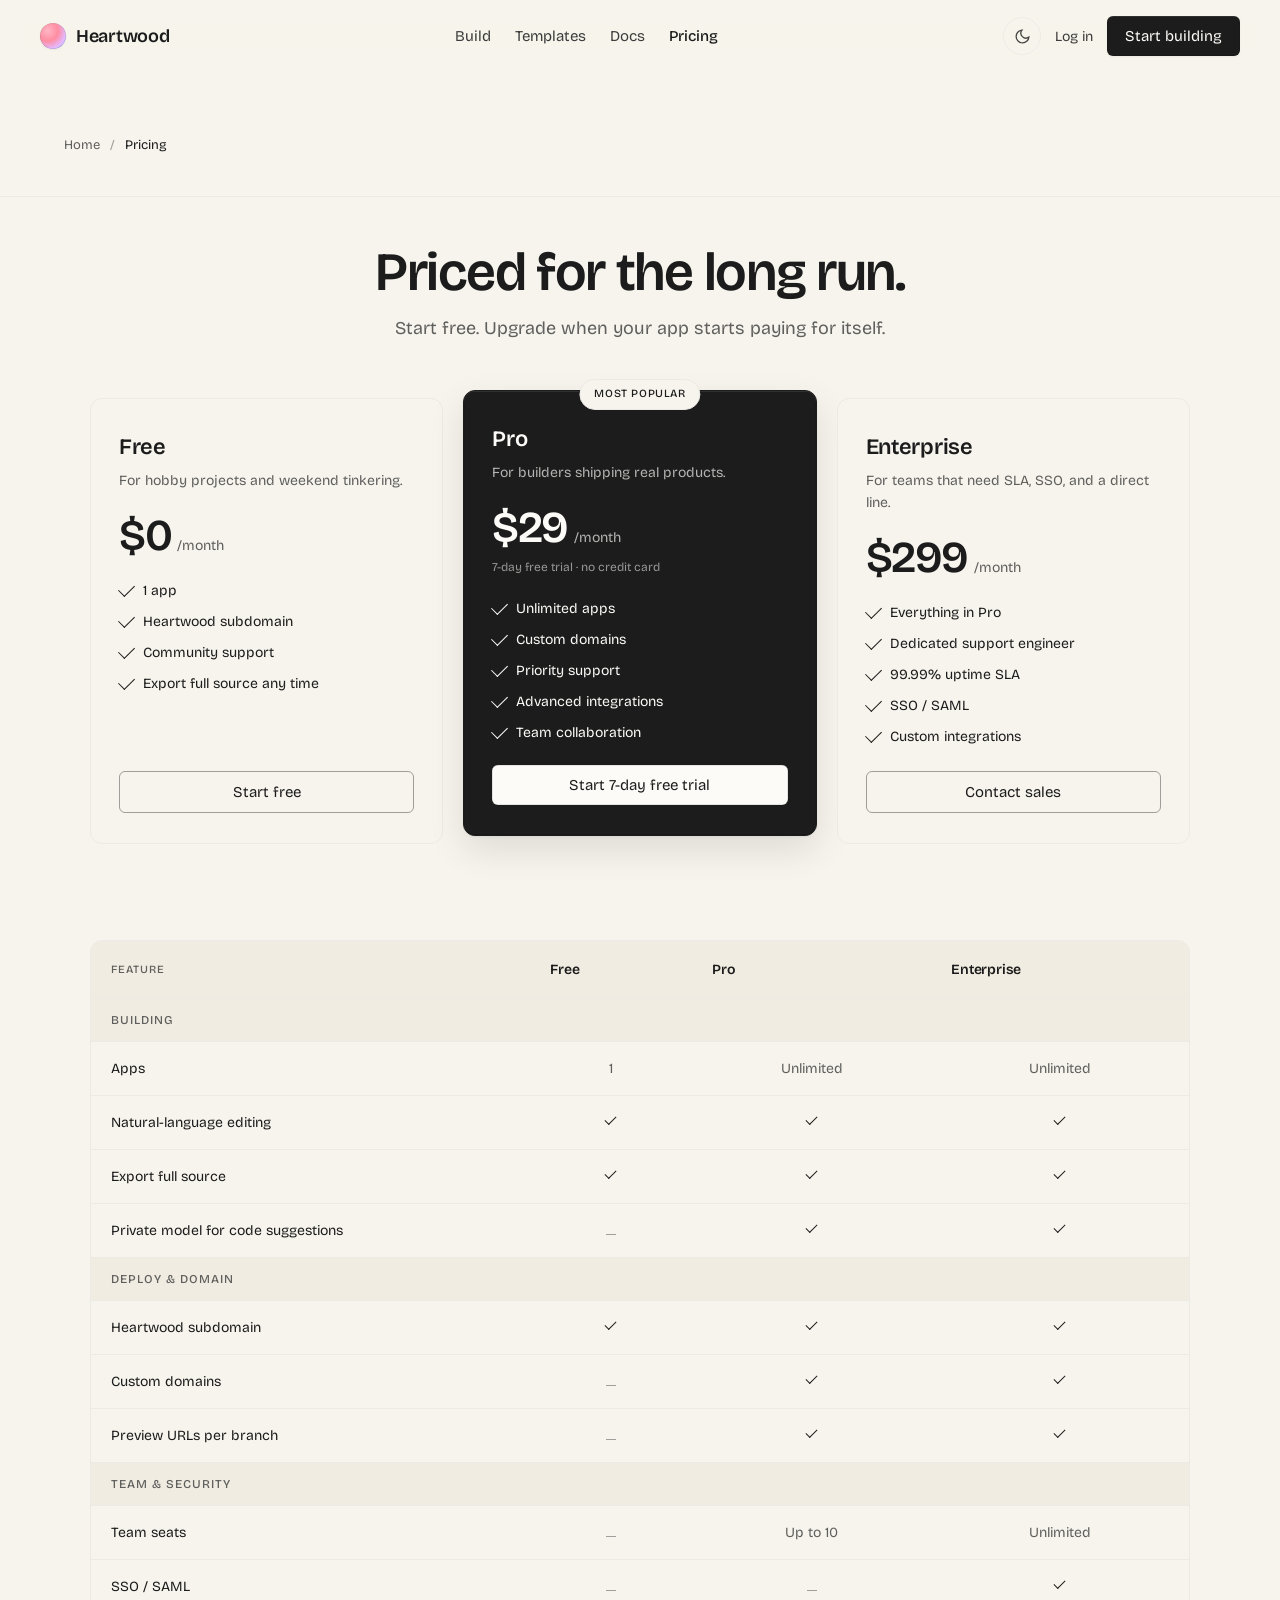
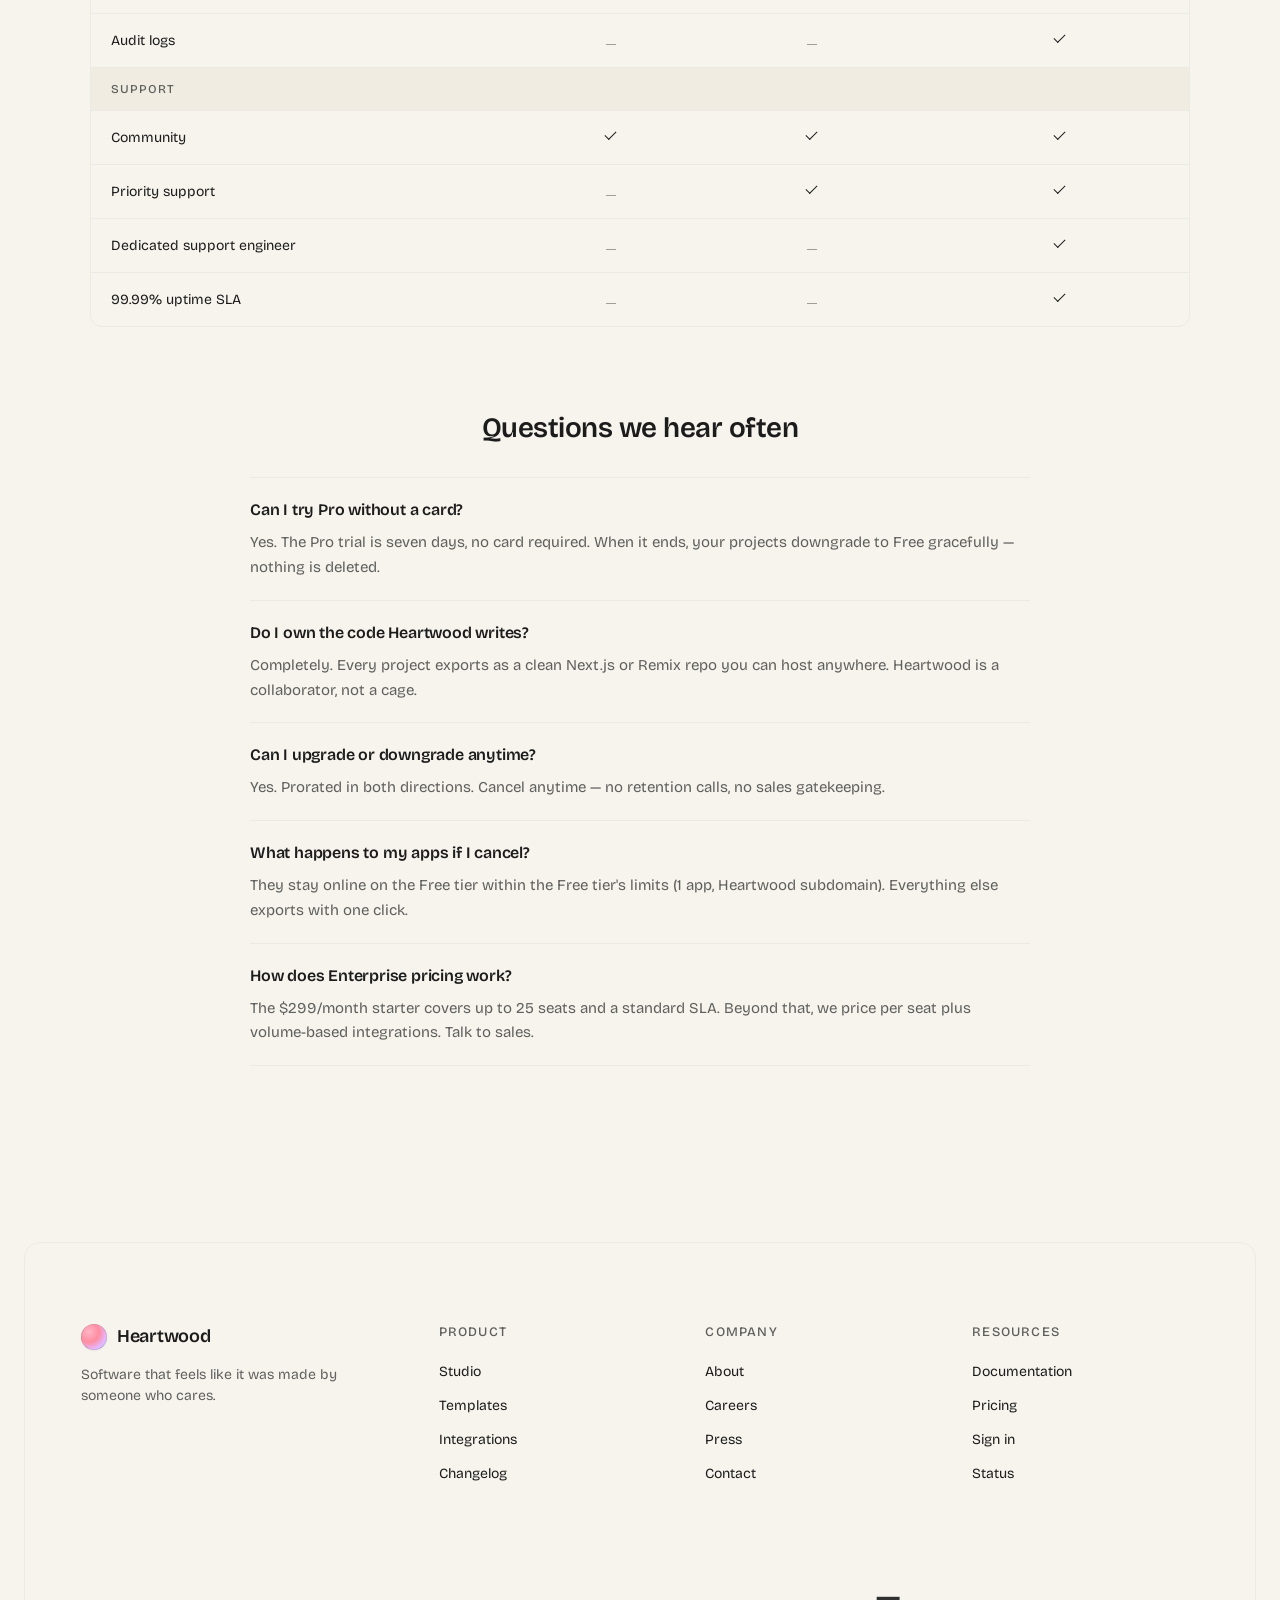
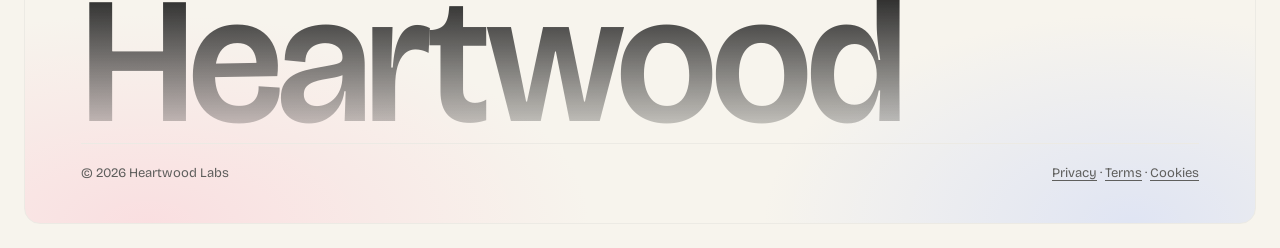
<file: heartwood/pricing.html>
<!doctype html>
<html lang="en">
<head>
<meta charset="utf-8" />
<meta name="viewport" content="width=device-width,initial-scale=1" />
<title>Pricing — Heartwood</title>
<meta name="description" content="Heartwood pricing — Free, Pro, and Enterprise. Start free, upgrade when you need more." />
<meta name="color-scheme" content="light dark">
<link rel="preconnect" href="https://fonts.googleapis.com">
<link rel="preconnect" href="https://fonts.gstatic.com" crossorigin>
<link href="https://fonts.googleapis.com/css2?family=Bricolage+Grotesque:opsz,wght@12..96,400;12..96,480;12..96,500;12..96,600&display=swap" rel="stylesheet">
<link rel="stylesheet" href="common.css" />
<style>
  .pricing-wrap { max-width: 1200px; margin: 0 auto; padding: 48px 24px 96px; }
  .pricing-intro { text-align: center; max-width: 640px; margin: 0 auto 56px; }
  .pricing-intro h1 {
    font-size: clamp(38px, 5vw, 54px);
    font-weight: 600; letter-spacing: -1.3px; line-height: 1.05;
    margin: 0 0 14px;
  }
  .pricing-intro p { color: var(--muted); font-size: 18px; margin: 0; line-height: 1.5; }

  .plans {
    display: grid; grid-template-columns: repeat(3, 1fr);
    gap: 20px;
    max-width: 1100px; margin: 0 auto;
    align-items: stretch;
  }
  .plan {
    position: relative;
    background: var(--cream-surface);
    border: 1px solid var(--cream-light);
    border-radius: 12px;
    padding: 32px 28px 30px;
    display: flex; flex-direction: column; gap: 22px;
    transition: border-color .2s ease;
  }
  .plan:hover { border-color: var(--charcoal-40); }
  .plan--featured {
    background: var(--charcoal);
    color: var(--offwhite);
    border-color: var(--charcoal);
    transform: translateY(-8px);
    box-shadow: var(--inset-dark), 0 14px 36px rgba(0,0,0,0.10);
  }
  body.dark .plan--featured { box-shadow: var(--inset-dark), 0 14px 36px rgba(0,0,0,0.4); }
  .plan--featured:hover { border-color: var(--charcoal); }
  .plan-badge {
    position: absolute; top: -12px; left: 50%; transform: translateX(-50%);
    background: var(--cream-surface); color: var(--charcoal);
    font-size: 11px; letter-spacing: 0.6px; text-transform: uppercase;
    padding: 6px 14px; border-radius: 9999px;
    border: 1px solid var(--cream-light);
    white-space: nowrap; font-weight: 500;
  }
  .plan-head h2 {
    font-size: 22px; font-weight: 600; letter-spacing: -0.3px;
    margin: 0 0 6px;
  }
  .plan-desc { margin: 0; font-size: 14px; line-height: 1.55; color: var(--muted); }
  .plan--featured .plan-desc { color: rgba(252,251,248,0.68); }
  body.dark .plan--featured .plan-desc { color: rgba(30,26,20,0.65); }
  .plan-price { display: flex; align-items: baseline; gap: 6px; }
  .plan-price .amt {
    font-size: 44px; font-weight: 600; letter-spacing: -1.5px; line-height: 1;
  }
  .plan-price .per { font-size: 14px; color: var(--muted); }
  .plan--featured .plan-price .per { color: rgba(252,251,248,0.68); }
  body.dark .plan--featured .plan-price .per { color: rgba(30,26,20,0.65); }
  .plan-trial { font-size: 12px; color: var(--muted); margin-top: -14px; }
  .plan--featured .plan-trial { color: rgba(252,251,248,0.55); }
  body.dark .plan--featured .plan-trial { color: rgba(30,26,20,0.55); }
  .plan-features {
    list-style: none; padding: 0; margin: 0;
    display: flex; flex-direction: column; gap: 10px;
    flex: 1;
  }
  .plan-features li {
    position: relative; padding-left: 24px;
    font-size: 14px; line-height: 1.5;
  }
  .plan-features li::before {
    content: ""; position: absolute; left: 0; top: 4px;
    width: 14px; height: 8px;
    border-left: 1.5px solid var(--charcoal);
    border-bottom: 1.5px solid var(--charcoal);
    transform: rotate(-45deg);
  }
  .plan--featured .plan-features li::before { border-color: var(--offwhite); }
  .plan .btn { justify-content: center; width: 100%; }
  .plan--featured .btn-dark {
    background: var(--offwhite); color: var(--charcoal);
    box-shadow: var(--inset-dark);
  }
  body.dark .plan--featured .btn-dark {
    background: var(--cream);
    color: var(--charcoal);
  }
  .plan--featured .btn-dark:hover { background: #ffffff; }

  /* Feature comparison */
  .compare {
    margin: 96px auto 0;
    max-width: 1100px;
    border: 1px solid var(--cream-light);
    border-radius: 12px;
    overflow: hidden;
  }
  .compare table { width: 100%; border-collapse: collapse; font-size: 14px; }
  .compare thead th {
    background: var(--cream-elev);
    border-bottom: 1px solid var(--cream-light);
    font-weight: 600; font-size: 14px;
    color: var(--charcoal);
    padding: 18px 20px;
    text-align: left;
    letter-spacing: -0.2px;
  }
  .compare thead th:first-child {
    color: var(--muted); font-weight: 500;
    text-transform: uppercase; letter-spacing: 1px; font-size: 11px;
  }
  .compare tbody td {
    padding: 16px 20px;
    border-bottom: 1px solid var(--cream-light);
    color: var(--charcoal-82);
  }
  .compare tbody tr:last-child td { border-bottom: 0; }
  .compare .section-row td {
    background: var(--cream-elev);
    font-size: 12px; font-weight: 500;
    text-transform: uppercase; letter-spacing: 1px;
    color: var(--muted);
    padding: 12px 20px;
  }
  .compare td.feat { font-weight: 400; color: var(--charcoal); width: 40%; }
  .compare td.val { text-align: center; color: var(--muted); }
  .compare .tick { display: inline-block; width: 14px; height: 14px; position: relative; }
  .compare .tick::after {
    content: ""; position: absolute; left: 1px; top: 3px;
    width: 10px; height: 5px;
    border-left: 1.5px solid var(--charcoal);
    border-bottom: 1.5px solid var(--charcoal);
    transform: rotate(-45deg);
  }
  .compare .dash { display: inline-block; width: 10px; height: 1.5px; background: var(--charcoal-40); }

  .faq { margin: 80px auto 0; max-width: 780px; }
  .faq h2 {
    font-size: 28px; font-weight: 600; letter-spacing: -0.5px;
    text-align: center; margin: 0 0 28px;
  }
  .faq-item { border-top: 1px solid var(--cream-light); padding: 20px 0; }
  .faq-item:last-child { border-bottom: 1px solid var(--cream-light); }
  .faq-item h3 { font-size: 16px; font-weight: 600; letter-spacing: -0.2px; margin: 0 0 8px; }
  .faq-item p { font-size: 15px; color: var(--muted); margin: 0; line-height: 1.65; }

  @media (max-width: 900px) {
    .plans { grid-template-columns: 1fr; gap: 16px; }
    .plan--featured { transform: none; }
    .compare { overflow-x: auto; }
    .compare table { min-width: 560px; }
  }
</style>
</head>
<body>
<script>try { if (localStorage.getItem('heartwood-theme') === 'dark') document.body.classList.add('dark'); } catch (e) {}</script>

<header class="nav">
  <div class="container nav-inner">
    <a href="index.html" class="brand"><span class="brand-mark"></span><span>Heartwood</span></a>
    <nav class="nav-links" aria-label="Primary">
      <a href="index.html#build">Build</a>
      <a href="index.html#templates">Templates</a>
      <a href="docs.html">Docs</a>
      <a href="pricing.html" class="active">Pricing</a>
    </nav>
    <div class="nav-right">
      <button class="theme-toggle" type="button" aria-label="Toggle dark mode">
        <svg class="icon-moon" viewBox="0 0 24 24" fill="none" stroke="currentColor" stroke-width="1.8" aria-hidden="true"><path d="M21 12.8A9 9 0 1 1 11.2 3a7 7 0 0 0 9.8 9.8z"/></svg>
        <svg class="icon-sun" viewBox="0 0 24 24" fill="none" stroke="currentColor" stroke-width="1.8" aria-hidden="true"><circle cx="12" cy="12" r="4"/><path d="M12 2v2M12 20v2M4.93 4.93l1.41 1.41M17.66 17.66l1.41 1.41M2 12h2M20 12h2M4.93 19.07l1.41-1.41M17.66 6.34l1.41-1.41"/></svg>
      </button>
      <a href="signin.html" class="login-link">Log in</a>
      <a href="signin.html" class="btn btn-dark">Start building</a>
    </div>
  </div>
</header>

<div class="page-head">
  <div class="container">
    <nav class="breadcrumb" aria-label="Breadcrumb">
      <a href="index.html">Home</a><span class="sep">/</span><span class="current">Pricing</span>
    </nav>
  </div>
</div>

<main class="pricing-wrap">
  <div class="pricing-intro">
    <h1>Priced for the long run.</h1>
    <p>Start free. Upgrade when your app starts paying for itself.</p>
  </div>

  <div class="plans">
    <article class="plan">
      <div class="plan-head">
        <h2>Free</h2>
        <p class="plan-desc">For hobby projects and weekend tinkering.</p>
      </div>
      <div class="plan-price"><span class="amt">$0</span><span class="per">/month</span></div>
      <ul class="plan-features">
        <li>1 app</li>
        <li>Heartwood subdomain</li>
        <li>Community support</li>
        <li>Export full source any time</li>
      </ul>
      <a href="signin.html" class="btn btn-ghost">Start free</a>
    </article>

    <article class="plan plan--featured">
      <div class="plan-badge">Most popular</div>
      <div class="plan-head">
        <h2>Pro</h2>
        <p class="plan-desc">For builders shipping real products.</p>
      </div>
      <div class="plan-price"><span class="amt">$29</span><span class="per">/month</span></div>
      <div class="plan-trial">7-day free trial · no credit card</div>
      <ul class="plan-features">
        <li>Unlimited apps</li>
        <li>Custom domains</li>
        <li>Priority support</li>
        <li>Advanced integrations</li>
        <li>Team collaboration</li>
      </ul>
      <a href="signin.html" class="btn btn-dark">Start 7-day free trial</a>
    </article>

    <article class="plan">
      <div class="plan-head">
        <h2>Enterprise</h2>
        <p class="plan-desc">For teams that need SLA, SSO, and a direct line.</p>
      </div>
      <div class="plan-price"><span class="amt">$299</span><span class="per">/month</span></div>
      <ul class="plan-features">
        <li>Everything in Pro</li>
        <li>Dedicated support engineer</li>
        <li>99.99% uptime SLA</li>
        <li>SSO / SAML</li>
        <li>Custom integrations</li>
      </ul>
      <a href="#contact-sales" class="btn btn-ghost">Contact sales</a>
    </article>
  </div>

  <section class="compare" aria-label="Feature comparison">
    <table>
      <thead>
        <tr>
          <th>Feature</th>
          <th>Free</th>
          <th>Pro</th>
          <th>Enterprise</th>
        </tr>
      </thead>
      <tbody>
        <tr class="section-row"><td colspan="4">Building</td></tr>
        <tr><td class="feat">Apps</td><td class="val">1</td><td class="val">Unlimited</td><td class="val">Unlimited</td></tr>
        <tr><td class="feat">Natural-language editing</td><td class="val"><span class="tick"></span></td><td class="val"><span class="tick"></span></td><td class="val"><span class="tick"></span></td></tr>
        <tr><td class="feat">Export full source</td><td class="val"><span class="tick"></span></td><td class="val"><span class="tick"></span></td><td class="val"><span class="tick"></span></td></tr>
        <tr><td class="feat">Private model for code suggestions</td><td class="val"><span class="dash"></span></td><td class="val"><span class="tick"></span></td><td class="val"><span class="tick"></span></td></tr>

        <tr class="section-row"><td colspan="4">Deploy &amp; domain</td></tr>
        <tr><td class="feat">Heartwood subdomain</td><td class="val"><span class="tick"></span></td><td class="val"><span class="tick"></span></td><td class="val"><span class="tick"></span></td></tr>
        <tr><td class="feat">Custom domains</td><td class="val"><span class="dash"></span></td><td class="val"><span class="tick"></span></td><td class="val"><span class="tick"></span></td></tr>
        <tr><td class="feat">Preview URLs per branch</td><td class="val"><span class="dash"></span></td><td class="val"><span class="tick"></span></td><td class="val"><span class="tick"></span></td></tr>

        <tr class="section-row"><td colspan="4">Team &amp; security</td></tr>
        <tr><td class="feat">Team seats</td><td class="val"><span class="dash"></span></td><td class="val">Up to 10</td><td class="val">Unlimited</td></tr>
        <tr><td class="feat">SSO / SAML</td><td class="val"><span class="dash"></span></td><td class="val"><span class="dash"></span></td><td class="val"><span class="tick"></span></td></tr>
        <tr><td class="feat">Audit logs</td><td class="val"><span class="dash"></span></td><td class="val"><span class="dash"></span></td><td class="val"><span class="tick"></span></td></tr>

        <tr class="section-row"><td colspan="4">Support</td></tr>
        <tr><td class="feat">Community</td><td class="val"><span class="tick"></span></td><td class="val"><span class="tick"></span></td><td class="val"><span class="tick"></span></td></tr>
        <tr><td class="feat">Priority support</td><td class="val"><span class="dash"></span></td><td class="val"><span class="tick"></span></td><td class="val"><span class="tick"></span></td></tr>
        <tr><td class="feat">Dedicated support engineer</td><td class="val"><span class="dash"></span></td><td class="val"><span class="dash"></span></td><td class="val"><span class="tick"></span></td></tr>
        <tr><td class="feat">99.99% uptime SLA</td><td class="val"><span class="dash"></span></td><td class="val"><span class="dash"></span></td><td class="val"><span class="tick"></span></td></tr>
      </tbody>
    </table>
  </section>

  <section class="faq">
    <h2>Questions we hear often</h2>
    <div class="faq-item">
      <h3>Can I try Pro without a card?</h3>
      <p>Yes. The Pro trial is seven days, no card required. When it ends, your projects downgrade to Free gracefully — nothing is deleted.</p>
    </div>
    <div class="faq-item">
      <h3>Do I own the code Heartwood writes?</h3>
      <p>Completely. Every project exports as a clean Next.js or Remix repo you can host anywhere. Heartwood is a collaborator, not a cage.</p>
    </div>
    <div class="faq-item">
      <h3>Can I upgrade or downgrade anytime?</h3>
      <p>Yes. Prorated in both directions. Cancel anytime — no retention calls, no sales gatekeeping.</p>
    </div>
    <div class="faq-item">
      <h3>What happens to my apps if I cancel?</h3>
      <p>They stay online on the Free tier within the Free tier's limits (1 app, Heartwood subdomain). Everything else exports with one click.</p>
    </div>
    <div class="faq-item">
      <h3>How does Enterprise pricing work?</h3>
      <p>The $299/month starter covers up to 25 seats and a standard SLA. Beyond that, we price per seat plus volume-based integrations. Talk to sales.</p>
    </div>
  </section>
</main>

<footer>
  <div class="footer-grid">
    <div>
      <a href="index.html" class="brand"><span class="brand-mark"></span><span>Heartwood</span></a>
      <p style="color:var(--muted);margin:14px 0 0;max-width:320px;font-size:14px;">Software that feels like it was made by someone who cares.</p>
    </div>
    <div><h5>Product</h5><ul><li><a href="index.html#build">Studio</a></li><li><a href="index.html#templates">Templates</a></li><li><a href="#">Integrations</a></li><li><a href="#">Changelog</a></li></ul></div>
    <div><h5>Company</h5><ul><li><a href="#">About</a></li><li><a href="#">Careers</a></li><li><a href="#">Press</a></li><li><a href="#">Contact</a></li></ul></div>
    <div><h5>Resources</h5><ul><li><a href="docs.html">Documentation</a></li><li><a href="pricing.html">Pricing</a></li><li><a href="signin.html">Sign in</a></li><li><a href="#">Status</a></li></ul></div>
  </div>
  <div class="big-word" aria-hidden="true">Heartwood</div>
  <div class="footer-foot">
    <div>© 2026 Heartwood Labs</div>
    <div><a href="#">Privacy</a> · <a href="#">Terms</a> · <a href="#">Cookies</a></div>
  </div>
</footer>

<script src="theme.js" defer></script>
</body>
</html>
</file>
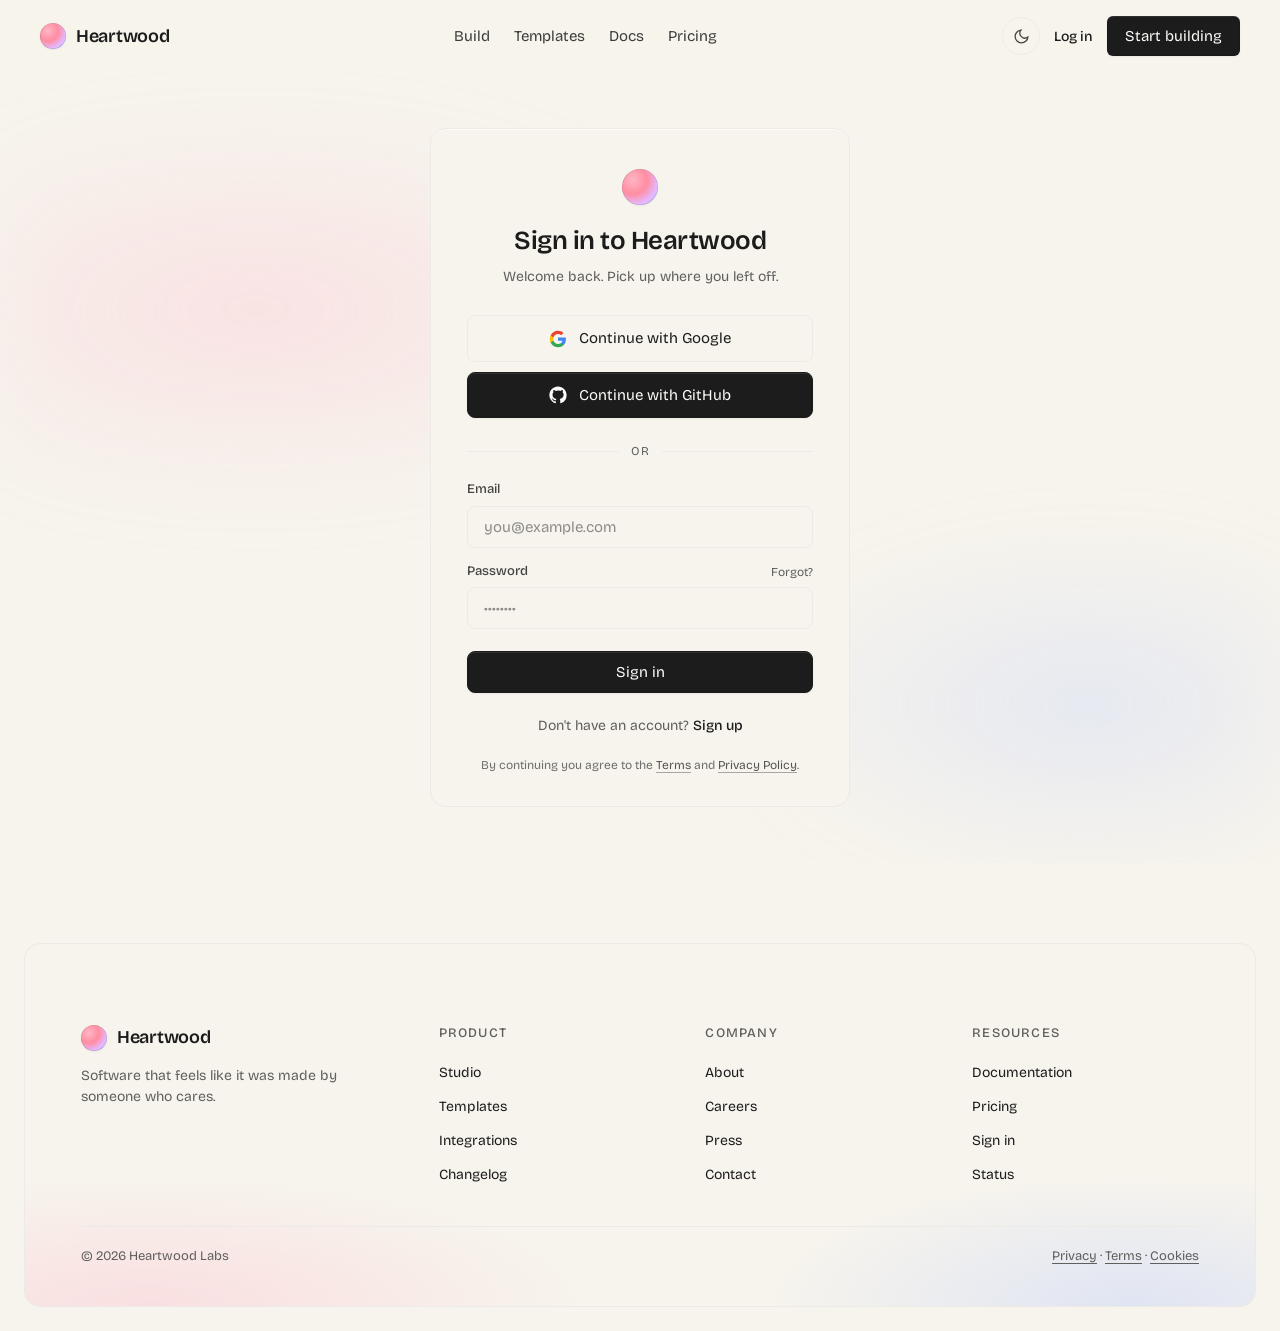
<file: heartwood/signin.html>
<!doctype html>
<html lang="en">
<head>
<meta charset="utf-8" />
<meta name="viewport" content="width=device-width,initial-scale=1" />
<title>Sign in — Heartwood</title>
<meta name="description" content="Sign in to Heartwood." />
<meta name="color-scheme" content="light dark">
<link rel="preconnect" href="https://fonts.googleapis.com">
<link rel="preconnect" href="https://fonts.gstatic.com" crossorigin>
<link href="https://fonts.googleapis.com/css2?family=Bricolage+Grotesque:opsz,wght@12..96,400;12..96,480;12..96,500;12..96,600&display=swap" rel="stylesheet">
<link rel="stylesheet" href="common.css" />
<style>
  .auth-shell {
    min-height: calc(100vh - 220px);
    display: flex; align-items: center; justify-content: center;
    padding: 56px 24px;
    position: relative;
    overflow: hidden;
  }
  .auth-wash {
    position: absolute; inset: 0;
    background:
      radial-gradient(60% 40% at 20% 30%, rgba(255,183,201,0.3), transparent 60%),
      radial-gradient(45% 35% at 85% 80%, rgba(180,200,255,0.28), transparent 60%);
    filter: blur(40px); pointer-events: none; z-index: 0;
  }
  body.dark .auth-wash { opacity: 0.25; }

  .auth-card {
    position: relative; z-index: 1;
    width: 100%; max-width: 420px;
    background: var(--cream-surface);
    border: 1px solid var(--cream-light);
    border-radius: 16px;
    padding: 40px 36px 32px;
    box-shadow: 0 1px 0 rgba(255,255,255,0.6) inset;
  }
  body.dark .auth-card { box-shadow: 0 1px 0 rgba(255,255,255,0.04) inset; }

  .auth-head { text-align: center; margin-bottom: 28px; }
  .auth-head .brand-mark {
    margin: 0 auto 16px;
    width: 36px; height: 36px;
  }
  .auth-head h1 {
    font-size: 26px; font-weight: 600;
    letter-spacing: -0.5px;
    margin: 0 0 6px;
  }
  .auth-head p {
    font-size: 14px; color: var(--muted);
    margin: 0;
  }

  .social { display: flex; flex-direction: column; gap: 10px; margin-bottom: 24px; }
  .auth-btn {
    width: 100%;
    display: inline-flex; align-items: center; justify-content: center; gap: 12px;
    padding: 11px 20px;
    border-radius: 8px;
    font-family: inherit; font-size: 15px; font-weight: 400;
    cursor: pointer;
    transition: background .15s ease, border-color .15s ease, color .15s ease, box-shadow .2s ease;
    text-decoration: none;
    border: 1px solid transparent;
  }
  .auth-btn:hover { text-decoration: none; }
  .auth-btn svg { width: 18px; height: 18px; }

  .btn-social-outline {
    background: var(--cream);
    color: var(--charcoal);
    border-color: var(--cream-light);
  }
  .btn-social-outline:hover { background: var(--cream-elev); border-color: var(--charcoal-40); }

  .btn-social-dark {
    background: var(--charcoal);
    color: var(--offwhite);
    border-color: var(--charcoal);
    box-shadow: var(--inset-dark);
  }
  .btn-social-dark:hover { box-shadow: var(--inset-dark), 0 6px 20px rgba(0,0,0,0.12); }

  .divider {
    display: flex; align-items: center; gap: 12px;
    margin: 20px 0;
  }
  .divider::before, .divider::after {
    content: ""; flex: 1; height: 1px; background: var(--cream-light);
  }
  .divider span {
    font-size: 12px; color: var(--muted);
    text-transform: uppercase; letter-spacing: 1px;
  }

  .auth-form { display: flex; flex-direction: column; gap: 14px; }
  .field { display: flex; flex-direction: column; gap: 6px; }
  .field label { font-size: 13px; color: var(--charcoal-82); font-weight: 500; }
  .field input {
    width: 100%;
    padding: 11px 16px;
    border: 1px solid var(--cream-light);
    border-radius: 8px;
    background: var(--cream);
    color: var(--charcoal);
    font-size: 15px;
    transition: border-color .15s ease, box-shadow .2s ease;
  }
  .field input:focus {
    outline: none;
    border-color: var(--charcoal-40);
    box-shadow: var(--focus-shadow);
  }
  .field input::placeholder { color: var(--muted); opacity: 0.7; }

  .field-head { display: flex; align-items: center; justify-content: space-between; }
  .field-head a { font-size: 12px; color: var(--muted); text-decoration: none; }
  .field-head a:hover { color: var(--charcoal); text-decoration: underline; }

  .auth-submit { margin-top: 8px; justify-content: center; width: 100%; }

  .auth-foot {
    text-align: center; margin-top: 22px;
    font-size: 14px; color: var(--muted);
  }
  .auth-foot a { color: var(--charcoal); font-weight: 500; text-decoration: none; }
  .auth-foot a:hover { text-decoration: underline; }

  .auth-terms {
    text-align: center; font-size: 12px;
    color: var(--muted);
    max-width: 320px; margin: 20px auto 0;
    line-height: 1.5;
    opacity: 0.9;
  }
  .auth-terms a { color: var(--charcoal-82); text-decoration: underline; text-decoration-color: var(--charcoal-40); }
  .auth-terms a:hover { text-decoration-color: var(--charcoal); }

  @media (max-width: 480px) {
    .auth-card { padding: 32px 24px 28px; border-radius: 12px; }
  }
</style>
</head>
<body>
<script>try { if (localStorage.getItem('heartwood-theme') === 'dark') document.body.classList.add('dark'); } catch (e) {}</script>

<header class="nav">
  <div class="container nav-inner">
    <a href="index.html" class="brand"><span class="brand-mark"></span><span>Heartwood</span></a>
    <nav class="nav-links" aria-label="Primary">
      <a href="index.html#build">Build</a>
      <a href="index.html#templates">Templates</a>
      <a href="docs.html">Docs</a>
      <a href="pricing.html">Pricing</a>
    </nav>
    <div class="nav-right">
      <button class="theme-toggle" type="button" aria-label="Toggle dark mode">
        <svg class="icon-moon" viewBox="0 0 24 24" fill="none" stroke="currentColor" stroke-width="1.8" aria-hidden="true"><path d="M21 12.8A9 9 0 1 1 11.2 3a7 7 0 0 0 9.8 9.8z"/></svg>
        <svg class="icon-sun" viewBox="0 0 24 24" fill="none" stroke="currentColor" stroke-width="1.8" aria-hidden="true"><circle cx="12" cy="12" r="4"/><path d="M12 2v2M12 20v2M4.93 4.93l1.41 1.41M17.66 17.66l1.41 1.41M2 12h2M20 12h2M4.93 19.07l1.41-1.41M17.66 6.34l1.41-1.41"/></svg>
      </button>
      <a href="signin.html" class="login-link active" style="color:var(--charcoal);font-weight:500;opacity:1;">Log in</a>
      <a href="signin.html" class="btn btn-dark">Start building</a>
    </div>
  </div>
</header>

<main class="auth-shell">
  <div class="auth-wash" aria-hidden="true"></div>
  <section class="auth-card" aria-labelledby="auth-title">
    <div class="auth-head">
      <div class="brand-mark" aria-hidden="true"></div>
      <h1 id="auth-title">Sign in to Heartwood</h1>
      <p>Welcome back. Pick up where you left off.</p>
    </div>

    <div class="social">
      <a href="#google" class="auth-btn btn-social-outline">
        <svg viewBox="0 0 24 24" aria-hidden="true">
          <path d="M22.56 12.25c0-.78-.07-1.53-.2-2.25H12v4.26h5.92c-.26 1.37-1.04 2.53-2.21 3.31v2.77h3.57c2.08-1.92 3.28-4.74 3.28-8.09z" fill="#4285F4"/>
          <path d="M12 23c2.97 0 5.46-.98 7.28-2.66l-3.57-2.77c-.98.66-2.23 1.06-3.71 1.06-2.86 0-5.29-1.93-6.16-4.53H2.18v2.84C3.99 20.53 7.7 23 12 23z" fill="#34A853"/>
          <path d="M5.84 14.09c-.22-.66-.35-1.36-.35-2.09s.13-1.43.35-2.09V7.07H2.18C1.43 8.55 1 10.22 1 12s.43 3.45 1.18 4.93l2.85-2.22.81-.62z" fill="#FBBC05"/>
          <path d="M12 5.38c1.62 0 3.06.56 4.21 1.64l3.15-3.15C17.45 2.09 14.97 1 12 1 7.7 1 3.99 3.47 2.18 7.07l3.66 2.84c.87-2.6 3.3-4.53 6.16-4.53z" fill="#EA4335"/>
        </svg>
        Continue with Google
      </a>
      <a href="#github" class="auth-btn btn-social-dark">
        <svg viewBox="0 0 24 24" fill="currentColor" aria-hidden="true">
          <path d="M12 .5C5.65.5.5 5.65.5 12c0 5.08 3.29 9.39 7.86 10.91.58.1.79-.25.79-.56v-2c-3.2.7-3.88-1.37-3.88-1.37-.52-1.34-1.28-1.69-1.28-1.69-1.05-.72.08-.7.08-.7 1.16.08 1.77 1.19 1.77 1.19 1.03 1.77 2.7 1.26 3.36.96.1-.75.4-1.26.73-1.55-2.55-.29-5.23-1.28-5.23-5.7 0-1.26.45-2.29 1.19-3.1-.12-.29-.51-1.47.11-3.07 0 0 .97-.31 3.18 1.18a11.04 11.04 0 012.89-.39c.98 0 1.97.13 2.89.39 2.2-1.49 3.17-1.18 3.17-1.18.63 1.6.24 2.78.12 3.07.74.81 1.19 1.84 1.19 3.1 0 4.43-2.69 5.41-5.25 5.69.41.35.78 1.05.78 2.12v3.14c0 .31.21.67.8.56A11.52 11.52 0 0023.5 12C23.5 5.65 18.35.5 12 .5z"/>
        </svg>
        Continue with GitHub
      </a>
    </div>

    <div class="divider"><span>or</span></div>

    <form class="auth-form" onsubmit="event.preventDefault();">
      <div class="field">
        <label for="email">Email</label>
        <input id="email" type="email" placeholder="you@example.com" autocomplete="email" />
      </div>
      <div class="field">
        <div class="field-head">
          <label for="password">Password</label>
          <a href="#forgot">Forgot?</a>
        </div>
        <input id="password" type="password" placeholder="••••••••" autocomplete="current-password" />
      </div>
      <button type="submit" class="auth-btn btn-social-dark auth-submit">Sign in</button>
    </form>

    <p class="auth-foot">Don't have an account? <a href="#signup">Sign up</a></p>
    <p class="auth-terms">By continuing you agree to the <a href="#">Terms</a> and <a href="#">Privacy Policy</a>.</p>
  </section>
</main>

<footer>
  <div class="footer-grid">
    <div>
      <a href="index.html" class="brand"><span class="brand-mark"></span><span>Heartwood</span></a>
      <p style="color:var(--muted);margin:14px 0 0;max-width:320px;font-size:14px;">Software that feels like it was made by someone who cares.</p>
    </div>
    <div><h5>Product</h5><ul><li><a href="index.html#build">Studio</a></li><li><a href="index.html#templates">Templates</a></li><li><a href="#">Integrations</a></li><li><a href="#">Changelog</a></li></ul></div>
    <div><h5>Company</h5><ul><li><a href="#">About</a></li><li><a href="#">Careers</a></li><li><a href="#">Press</a></li><li><a href="#">Contact</a></li></ul></div>
    <div><h5>Resources</h5><ul><li><a href="docs.html">Documentation</a></li><li><a href="pricing.html">Pricing</a></li><li><a href="signin.html">Sign in</a></li><li><a href="#">Status</a></li></ul></div>
  </div>
  <div class="footer-foot">
    <div>© 2026 Heartwood Labs</div>
    <div><a href="#">Privacy</a> · <a href="#">Terms</a> · <a href="#">Cookies</a></div>
  </div>
</footer>

<script src="theme.js" defer></script>
</body>
</html>
</file>
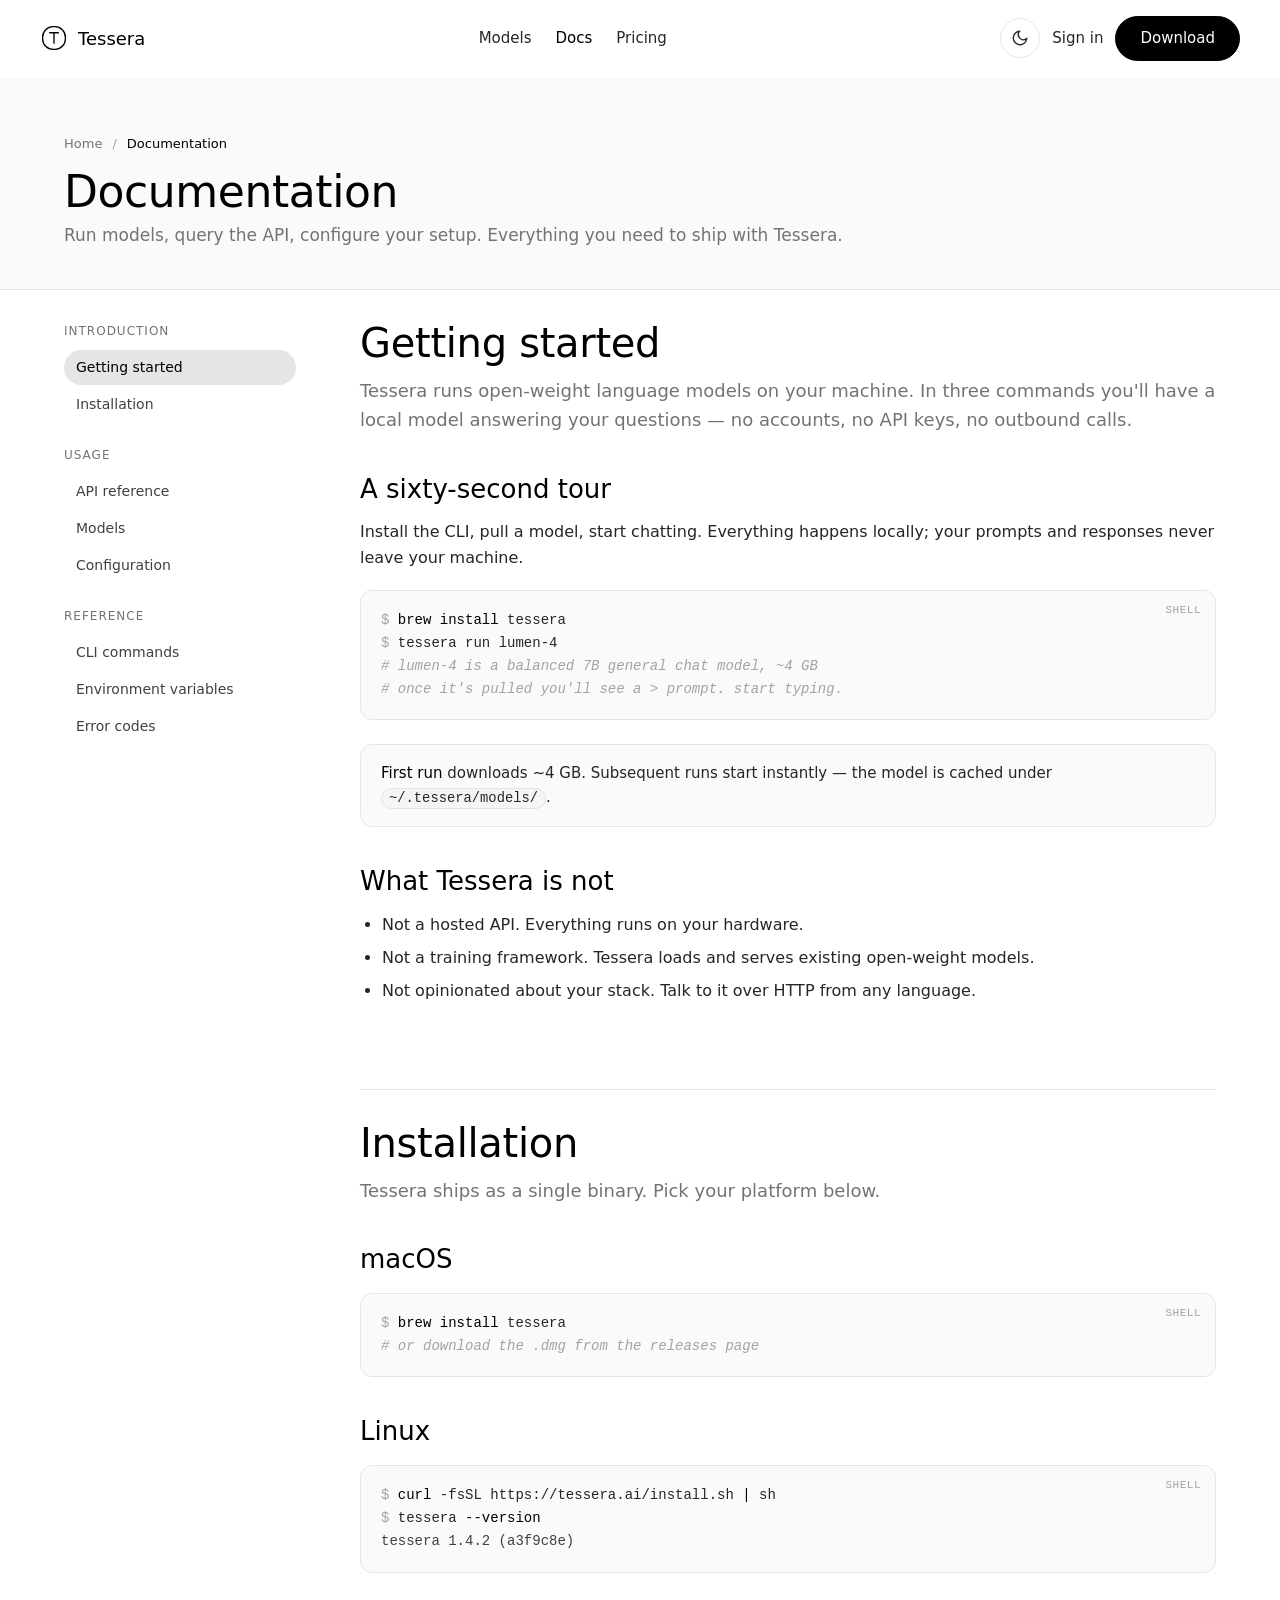
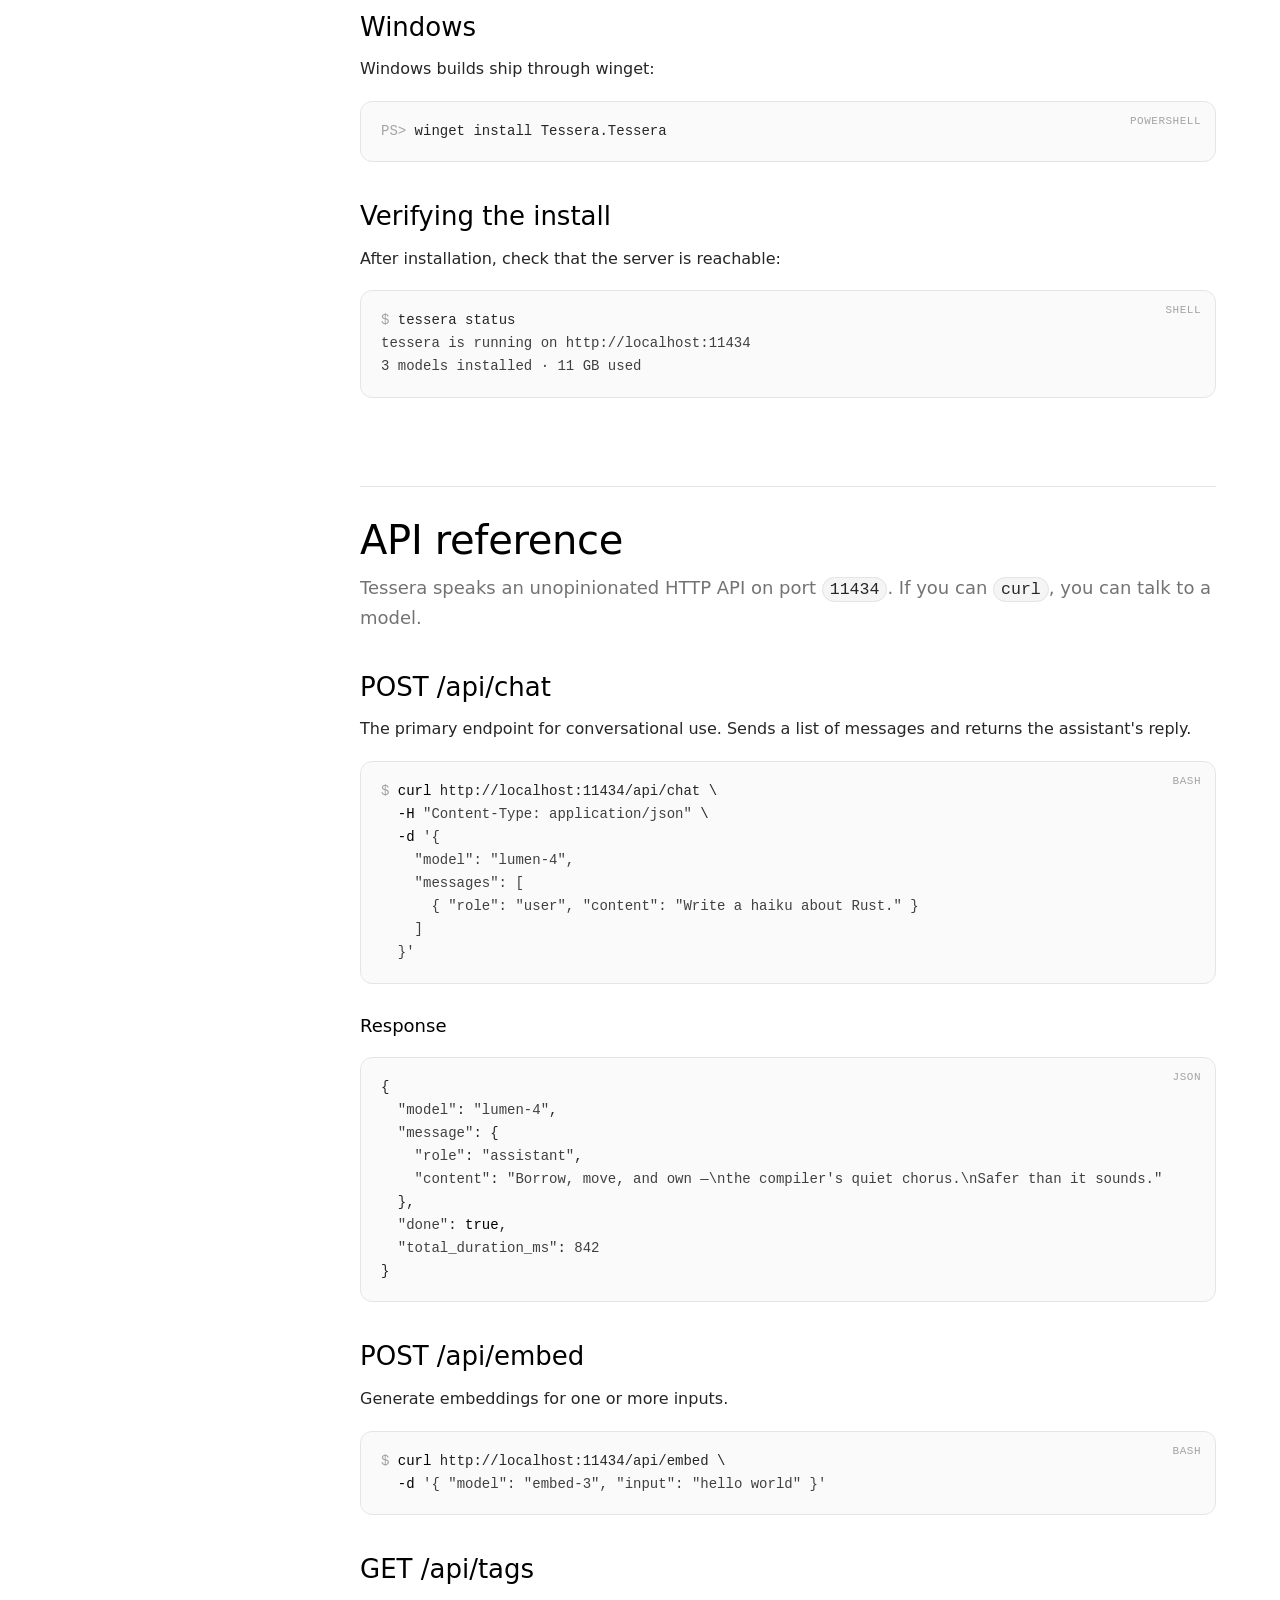
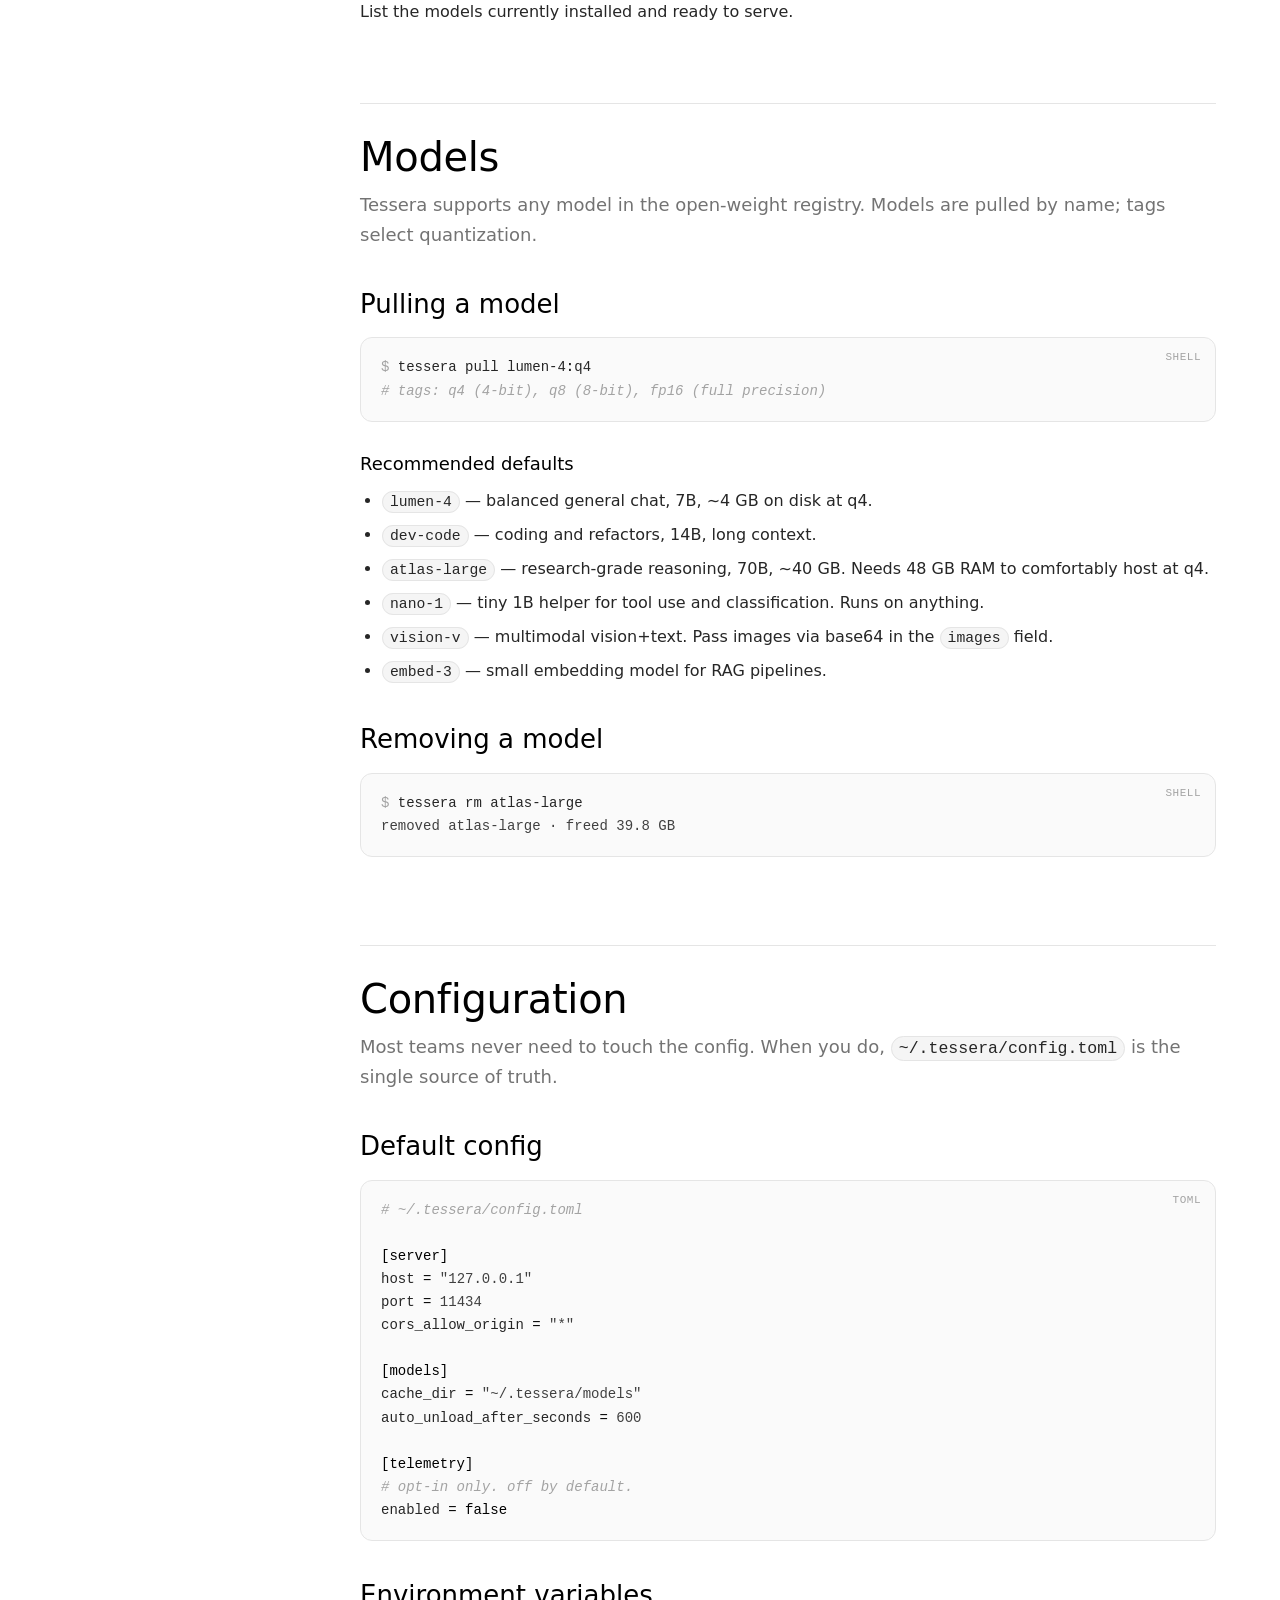
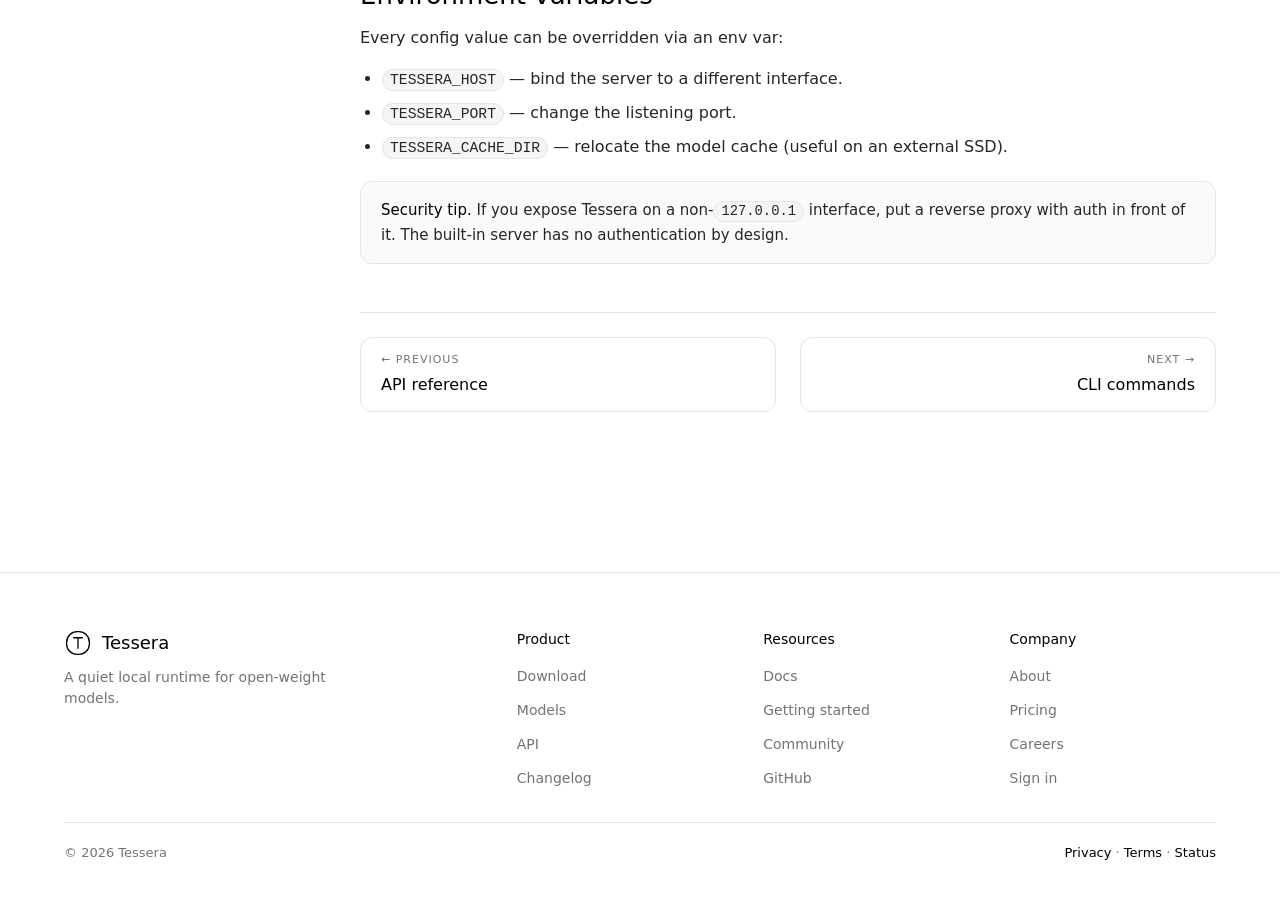
<file: tessera/docs.html>
<!doctype html>
<html lang="en">
<head>
<meta charset="utf-8" />
<meta name="viewport" content="width=device-width,initial-scale=1" />
<title>Docs — Tessera</title>
<meta name="description" content="Tessera documentation — getting started, API reference, models, configuration." />
<meta name="color-scheme" content="light dark">
<link rel="stylesheet" href="common.css" />
<style>
  .docs-layout {
    display: grid; grid-template-columns: 240px minmax(0, 1fr);
    max-width: 1200px; margin: 0 auto;
    padding: 32px 24px 96px;
    gap: 56px;
  }
  .docs-aside {
    position: sticky; top: 88px; align-self: flex-start;
    height: calc(100vh - 120px); overflow-y: auto;
    padding-right: 8px;
  }
  .docs-aside h3 {
    font-family: var(--font-display);
    font-size: 12px; font-weight: 500;
    text-transform: uppercase; letter-spacing: 1px;
    color: var(--text-muted);
    margin: 24px 0 10px;
  }
  .docs-aside h3:first-child { margin-top: 0; }
  .docs-nav { list-style: none; padding: 0; margin: 0; display: flex; flex-direction: column; gap: 2px; }
  .docs-nav a {
    display: block;
    padding: 7px 12px;
    border-radius: 9999px;
    font-size: 14px; color: var(--text-3);
    transition: background .1s ease, color .1s ease;
  }
  .docs-nav a:hover { background: var(--bg-elev); color: var(--text); text-decoration: none; }
  .docs-nav a.active { background: var(--bg-solid); color: var(--text); font-weight: 500; }

  .docs-main { min-width: 0; }
  .docs-main article { padding-bottom: 64px; }
  .docs-main article:not(:first-child) { padding-top: 32px; border-top: 1px solid var(--border); }
  .docs-main h1 {
    font-family: var(--font-display);
    font-size: clamp(32px, 4vw, 40px);
    font-weight: 500; line-height: 1.05;
    letter-spacing: -0.3px;
    margin: 0 0 12px;
  }
  .docs-main h2 {
    font-family: var(--font-display);
    font-size: 26px; font-weight: 500;
    line-height: 1.15;
    margin: 40px 0 14px;
  }
  .docs-main h3 {
    font-family: var(--font-display);
    font-size: 18px; font-weight: 500;
    margin: 28px 0 10px;
  }
  .docs-main p {
    font-size: 16px; line-height: 1.65;
    color: var(--text-2);
    margin: 0 0 14px;
  }
  .docs-main p.lede {
    font-size: 18px; color: var(--text-muted);
    margin: 0 0 28px;
  }
  .docs-main a {
    color: var(--text); text-decoration: underline;
    text-decoration-color: var(--border-strong);
    text-underline-offset: 3px;
  }
  .docs-main a:hover { text-decoration-color: var(--text); }
  .docs-main code {
    font-family: var(--mono); font-size: 0.92em;
    background: var(--bg-soft);
    color: var(--text-2);
    padding: 2px 7px;
    border-radius: 9999px;
    border: 1px solid var(--border);
  }
  .docs-main ul, .docs-main ol {
    font-size: 16px; line-height: 1.7;
    color: var(--text-2);
    padding-left: 22px; margin: 0 0 20px;
  }
  .docs-main ul li, .docs-main ol li { margin-bottom: 6px; }
  .docs-main hr {
    border: 0; border-top: 1px solid var(--border);
    margin: 40px 0;
  }

  /* Code blocks — CSS-only "syntax highlighting" via spans */
  pre.code {
    position: relative;
    margin: 18px 0 24px;
    background: var(--bg-elev);
    border: 1px solid var(--border);
    border-radius: 12px;
    padding: 18px 20px;
    font-family: var(--mono);
    font-size: 14px; line-height: 1.65;
    color: var(--text-2);
    overflow-x: auto;
  }
  pre.code code { background: transparent; border: 0; padding: 0; border-radius: 0; font-size: inherit; color: inherit; }
  pre.code .c-kw { color: var(--text); font-weight: 500; }   /* keywords */
  pre.code .c-str { color: var(--text-3); }                   /* strings */
  pre.code .c-num { color: var(--text-3); font-weight: 500; } /* numbers */
  pre.code .c-com { color: var(--text-faint); font-style: italic; }
  pre.code .c-prompt { color: var(--text-faint); user-select: none; }
  pre.code .c-flag { color: var(--text); font-weight: 500; }
  pre.code .c-var { color: var(--text-3); }
  body.dark pre.code .c-com { color: var(--text-faint); }

  .lang-tag {
    position: absolute; top: 10px; right: 14px;
    font-family: var(--mono); font-size: 11px;
    color: var(--text-faint);
    text-transform: uppercase; letter-spacing: 0.5px;
  }

  /* Callout boxes */
  .callout {
    border: 1px solid var(--border); border-radius: 12px;
    padding: 16px 20px; margin: 20px 0 24px;
    background: var(--bg-elev);
  }
  .callout strong { color: var(--text); font-weight: 500; }
  .callout p { margin: 0; color: var(--text-2); font-size: 15px; line-height: 1.6; }

  /* Next-section pager */
  .pager {
    display: flex; justify-content: space-between; gap: 24px;
    margin-top: 48px; padding-top: 24px;
    border-top: 1px solid var(--border);
  }
  .pager a {
    display: flex; flex-direction: column; gap: 4px;
    padding: 14px 20px; border: 1px solid var(--border);
    border-radius: 12px;
    flex: 1 1 0;
    transition: border-color .15s ease, background .15s ease;
    text-decoration: none;
  }
  .pager a:hover { border-color: var(--border-strong); background: var(--bg-elev); }
  .pager .label { font-size: 11px; color: var(--text-muted); text-transform: uppercase; letter-spacing: 1px; }
  .pager .title { font-family: var(--font-display); font-size: 16px; font-weight: 500; color: var(--text); }
  .pager .next { text-align: right; }

  @media (max-width: 900px) {
    .docs-layout { grid-template-columns: 1fr; gap: 24px; padding: 24px 20px 64px; }
    .docs-aside { position: static; height: auto; padding: 0; }
    .docs-nav { flex-direction: row; overflow-x: auto; flex-wrap: nowrap; padding-bottom: 6px; }
    .docs-aside h3 { display: none; }
    .pager { flex-direction: column; }
    .pager .next { text-align: left; }
  }
</style>
</head>
<body>
<script>try { if (localStorage.getItem('tessera-theme') === 'dark') document.body.classList.add('dark'); } catch (e) {}</script>

<header class="nav">
  <div class="container nav-inner">
    <a href="index.html" class="brand">
      <svg viewBox="0 0 32 32" fill="none" stroke="currentColor" stroke-width="1.5" aria-hidden="true"><rect x="3" y="3" width="26" height="26" rx="12"/><path d="M11 10h10M16 10v12" stroke-linecap="round"/></svg>
      Tessera
    </a>
    <nav class="nav-center" aria-label="Primary">
      <a href="index.html#models">Models</a>
      <a href="docs.html" class="active">Docs</a>
      <a href="pricing.html">Pricing</a>
    </nav>
    <div class="nav-right">
      <button class="theme-toggle" type="button" aria-label="Toggle dark mode">
        <svg class="icon-moon" viewBox="0 0 24 24" fill="none" stroke="currentColor" stroke-width="1.8" aria-hidden="true"><path d="M21 12.8A9 9 0 1 1 11.2 3a7 7 0 0 0 9.8 9.8z"/></svg>
        <svg class="icon-sun" viewBox="0 0 24 24" fill="none" stroke="currentColor" stroke-width="1.8" aria-hidden="true"><circle cx="12" cy="12" r="4"/><path d="M12 2v2M12 20v2M4.93 4.93l1.41 1.41M17.66 17.66l1.41 1.41M2 12h2M20 12h2M4.93 19.07l1.41-1.41M17.66 6.34l1.41-1.41"/></svg>
      </button>
      <a href="signin.html" class="signin-link">Sign in</a>
      <a href="index.html#download" class="btn btn-black">Download</a>
    </div>
  </div>
</header>

<div class="page-head">
  <div class="container">
    <nav class="breadcrumb" aria-label="Breadcrumb">
      <a href="index.html">Home</a><span class="sep">/</span><span class="current">Documentation</span>
    </nav>
    <h1 class="page-title">Documentation</h1>
    <p class="page-tagline">Run models, query the API, configure your setup. Everything you need to ship with Tessera.</p>
  </div>
</div>

<div class="docs-layout">
  <aside class="docs-aside" aria-label="Docs navigation">
    <h3>Introduction</h3>
    <ul class="docs-nav">
      <li><a href="#getting-started" class="active">Getting started</a></li>
      <li><a href="#installation">Installation</a></li>
    </ul>
    <h3>Usage</h3>
    <ul class="docs-nav">
      <li><a href="#api">API reference</a></li>
      <li><a href="#models">Models</a></li>
      <li><a href="#configuration">Configuration</a></li>
    </ul>
    <h3>Reference</h3>
    <ul class="docs-nav">
      <li><a href="#">CLI commands</a></li>
      <li><a href="#">Environment variables</a></li>
      <li><a href="#">Error codes</a></li>
    </ul>
  </aside>

  <main class="docs-main">
    <article id="getting-started">
      <h1>Getting started</h1>
      <p class="lede">Tessera runs open-weight language models on your machine. In three commands you'll have a local model answering your questions — no accounts, no API keys, no outbound calls.</p>

      <h2>A sixty-second tour</h2>
      <p>Install the CLI, pull a model, start chatting. Everything happens locally; your prompts and responses never leave your machine.</p>

      <pre class="code" aria-label="Quickstart"><span class="lang-tag">shell</span><span class="c-prompt">$ </span><span class="c-kw">brew install</span> tessera
<span class="c-prompt">$ </span>tessera run lumen-4
<span class="c-com"># lumen-4 is a balanced 7B general chat model, ~4 GB</span>
<span class="c-com"># once it's pulled you'll see a &gt; prompt. start typing.</span></pre>

      <div class="callout">
        <p><strong>First run</strong> downloads ~4 GB. Subsequent runs start instantly — the model is cached under <code>~/.tessera/models/</code>.</p>
      </div>

      <h2>What Tessera is not</h2>
      <ul>
        <li>Not a hosted API. Everything runs on your hardware.</li>
        <li>Not a training framework. Tessera loads and serves existing open-weight models.</li>
        <li>Not opinionated about your stack. Talk to it over HTTP from any language.</li>
      </ul>
    </article>

    <article id="installation">
      <h1>Installation</h1>
      <p class="lede">Tessera ships as a single binary. Pick your platform below.</p>

      <h2>macOS</h2>
      <pre class="code"><span class="lang-tag">shell</span><span class="c-prompt">$ </span><span class="c-kw">brew install</span> tessera
<span class="c-com"># or download the .dmg from the releases page</span></pre>

      <h2>Linux</h2>
      <pre class="code"><span class="lang-tag">shell</span><span class="c-prompt">$ </span><span class="c-kw">curl</span> -fsSL https://tessera.ai/install.sh <span class="c-flag">|</span> sh
<span class="c-prompt">$ </span>tessera <span class="c-flag">--version</span>
<span class="c-str">tessera 1.4.2 (a3f9c8e)</span></pre>

      <h2>Windows</h2>
      <p>Windows builds ship through winget:</p>
      <pre class="code"><span class="lang-tag">powershell</span><span class="c-prompt">PS&gt; </span>winget install Tessera.Tessera</pre>

      <h2>Verifying the install</h2>
      <p>After installation, check that the server is reachable:</p>
      <pre class="code"><span class="lang-tag">shell</span><span class="c-prompt">$ </span>tessera status
<span class="c-str">tessera is running on http://localhost:11434</span>
<span class="c-str">3 models installed · 11 GB used</span></pre>
    </article>

    <article id="api">
      <h1>API reference</h1>
      <p class="lede">Tessera speaks an unopinionated HTTP API on port <code>11434</code>. If you can <code>curl</code>, you can talk to a model.</p>

      <h2>POST /api/chat</h2>
      <p>The primary endpoint for conversational use. Sends a list of messages and returns the assistant's reply.</p>

      <pre class="code"><span class="lang-tag">bash</span><span class="c-prompt">$ </span><span class="c-kw">curl</span> http://localhost:11434/api/chat \
  <span class="c-flag">-H</span> <span class="c-str">"Content-Type: application/json"</span> \
  <span class="c-flag">-d</span> <span class="c-str">'{
    "model": "lumen-4",
    "messages": [
      { "role": "user", "content": "Write a haiku about Rust." }
    ]
  }'</span></pre>

      <h3>Response</h3>
      <pre class="code"><span class="lang-tag">json</span>{
  <span class="c-str">"model"</span>: <span class="c-str">"lumen-4"</span>,
  <span class="c-str">"message"</span>: {
    <span class="c-str">"role"</span>: <span class="c-str">"assistant"</span>,
    <span class="c-str">"content"</span>: <span class="c-str">"Borrow, move, and own —\nthe compiler's quiet chorus.\nSafer than it sounds."</span>
  },
  <span class="c-str">"done"</span>: <span class="c-kw">true</span>,
  <span class="c-str">"total_duration_ms"</span>: <span class="c-num">842</span>
}</pre>

      <h2>POST /api/embed</h2>
      <p>Generate embeddings for one or more inputs.</p>
      <pre class="code"><span class="lang-tag">bash</span><span class="c-prompt">$ </span><span class="c-kw">curl</span> http://localhost:11434/api/embed \
  <span class="c-flag">-d</span> <span class="c-str">'{ "model": "embed-3", "input": "hello world" }'</span></pre>

      <h2>GET /api/tags</h2>
      <p>List the models currently installed and ready to serve.</p>
    </article>

    <article id="models">
      <h1>Models</h1>
      <p class="lede">Tessera supports any model in the open-weight registry. Models are pulled by name; tags select quantization.</p>

      <h2>Pulling a model</h2>
      <pre class="code"><span class="lang-tag">shell</span><span class="c-prompt">$ </span>tessera pull lumen-4<span class="c-flag">:</span>q4
<span class="c-com"># tags: q4 (4-bit), q8 (8-bit), fp16 (full precision)</span></pre>

      <h3>Recommended defaults</h3>
      <ul>
        <li><code>lumen-4</code> — balanced general chat, 7B, ~4 GB on disk at q4.</li>
        <li><code>dev-code</code> — coding and refactors, 14B, long context.</li>
        <li><code>atlas-large</code> — research-grade reasoning, 70B, ~40 GB. Needs 48 GB RAM to comfortably host at q4.</li>
        <li><code>nano-1</code> — tiny 1B helper for tool use and classification. Runs on anything.</li>
        <li><code>vision-v</code> — multimodal vision+text. Pass images via base64 in the <code>images</code> field.</li>
        <li><code>embed-3</code> — small embedding model for RAG pipelines.</li>
      </ul>

      <h2>Removing a model</h2>
      <pre class="code"><span class="lang-tag">shell</span><span class="c-prompt">$ </span>tessera rm atlas-large
<span class="c-str">removed atlas-large · freed 39.8 GB</span></pre>
    </article>

    <article id="configuration">
      <h1>Configuration</h1>
      <p class="lede">Most teams never need to touch the config. When you do, <code>~/.tessera/config.toml</code> is the single source of truth.</p>

      <h2>Default config</h2>
      <pre class="code"><span class="lang-tag">toml</span><span class="c-com"># ~/.tessera/config.toml</span>

<span class="c-kw">[server]</span>
host <span class="c-flag">=</span> <span class="c-str">"127.0.0.1"</span>
port <span class="c-flag">=</span> <span class="c-num">11434</span>
cors_allow_origin <span class="c-flag">=</span> <span class="c-str">"*"</span>

<span class="c-kw">[models]</span>
cache_dir <span class="c-flag">=</span> <span class="c-str">"~/.tessera/models"</span>
auto_unload_after_seconds <span class="c-flag">=</span> <span class="c-num">600</span>

<span class="c-kw">[telemetry]</span>
<span class="c-com"># opt-in only. off by default.</span>
enabled <span class="c-flag">=</span> <span class="c-kw">false</span></pre>

      <h2>Environment variables</h2>
      <p>Every config value can be overridden via an env var:</p>
      <ul>
        <li><code>TESSERA_HOST</code> — bind the server to a different interface.</li>
        <li><code>TESSERA_PORT</code> — change the listening port.</li>
        <li><code>TESSERA_CACHE_DIR</code> — relocate the model cache (useful on an external SSD).</li>
      </ul>

      <div class="callout">
        <p><strong>Security tip.</strong> If you expose Tessera on a non-<code>127.0.0.1</code> interface, put a reverse proxy with auth in front of it. The built-in server has no authentication by design.</p>
      </div>

      <div class="pager">
        <a href="#api">
          <span class="label">← Previous</span>
          <span class="title">API reference</span>
        </a>
        <a href="#" class="next">
          <span class="label">Next →</span>
          <span class="title">CLI commands</span>
        </a>
      </div>
    </article>
  </main>
</div>

<footer>
  <div class="container">
    <div class="footer-grid">
      <div>
        <div class="brand" style="margin-bottom:10px;">
          <svg viewBox="0 0 32 32" fill="none" stroke="currentColor" stroke-width="1.5" aria-hidden="true"><rect x="3" y="3" width="26" height="26" rx="12"/><path d="M11 10h10M16 10v12" stroke-linecap="round"/></svg>
          Tessera
        </div>
        <p style="color:var(--text-muted);font-size:14px;margin:0;max-width:280px;">A quiet local runtime for open-weight models.</p>
      </div>
      <div><h5>Product</h5><ul><li><a href="index.html#download">Download</a></li><li><a href="index.html#models">Models</a></li><li><a href="docs.html#api">API</a></li><li><a href="#">Changelog</a></li></ul></div>
      <div><h5>Resources</h5><ul><li><a href="docs.html">Docs</a></li><li><a href="docs.html#getting-started">Getting started</a></li><li><a href="#">Community</a></li><li><a href="#">GitHub</a></li></ul></div>
      <div><h5>Company</h5><ul><li><a href="#">About</a></li><li><a href="pricing.html">Pricing</a></li><li><a href="#">Careers</a></li><li><a href="signin.html">Sign in</a></li></ul></div>
    </div>
    <div class="footer-foot">
      <div>© 2026 Tessera</div>
      <div><a href="#">Privacy</a> · <a href="#">Terms</a> · <a href="#">Status</a></div>
    </div>
  </div>
</footer>

<script src="theme.js" defer></script>

<script>
  // Scroll-spy: highlight the docs-aside link for the currently visible article
  (function () {
    const links = document.querySelectorAll('.docs-nav a[href^="#"]');
    const ids = [...links].map(a => a.getAttribute('href').slice(1));
    const articles = ids.map(id => document.getElementById(id)).filter(Boolean);
    if (!articles.length || !('IntersectionObserver' in window)) return;
    const io = new IntersectionObserver((entries) => {
      entries.forEach(e => {
        if (e.isIntersecting) {
          const id = e.target.id;
          links.forEach(a => a.classList.toggle('active', a.getAttribute('href') === '#' + id));
        }
      });
    }, { rootMargin: '-40% 0px -50% 0px' });
    articles.forEach(a => io.observe(a));
  })();
</script>

</body>
</html>
</file>
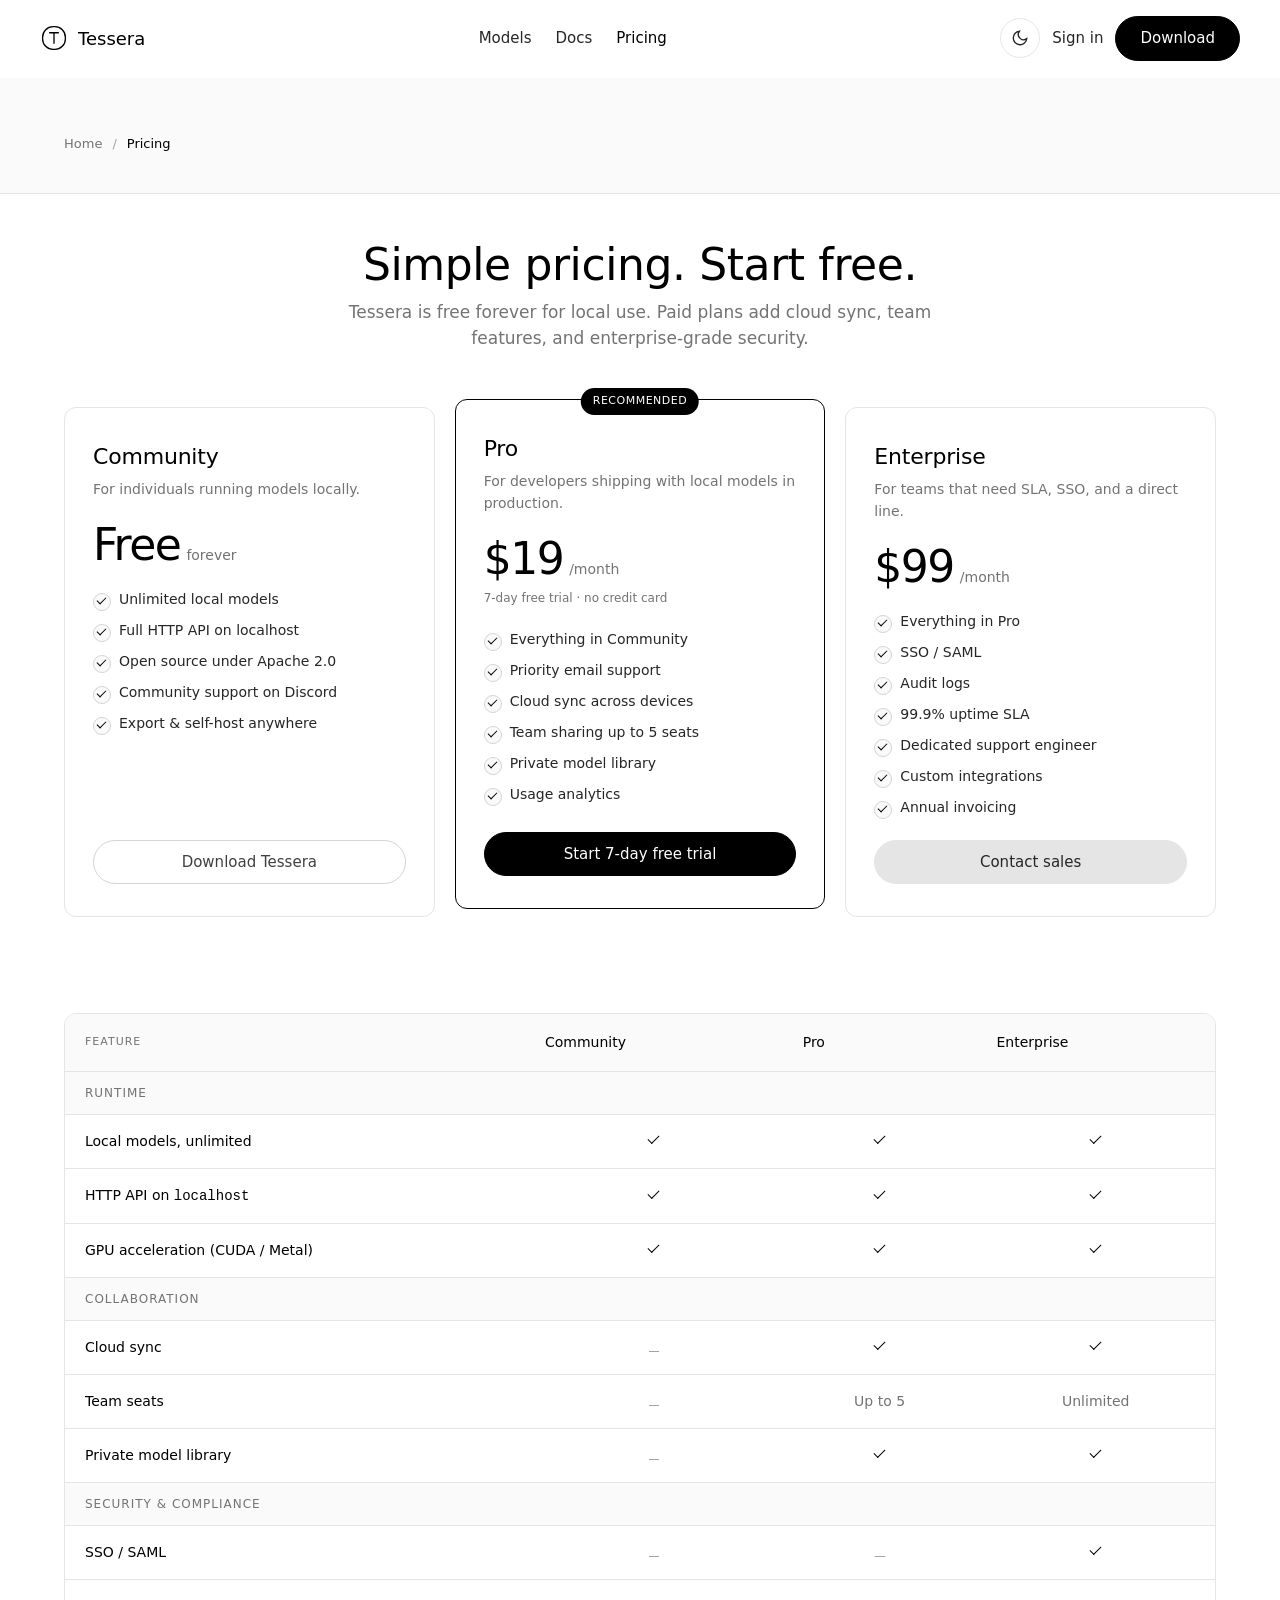
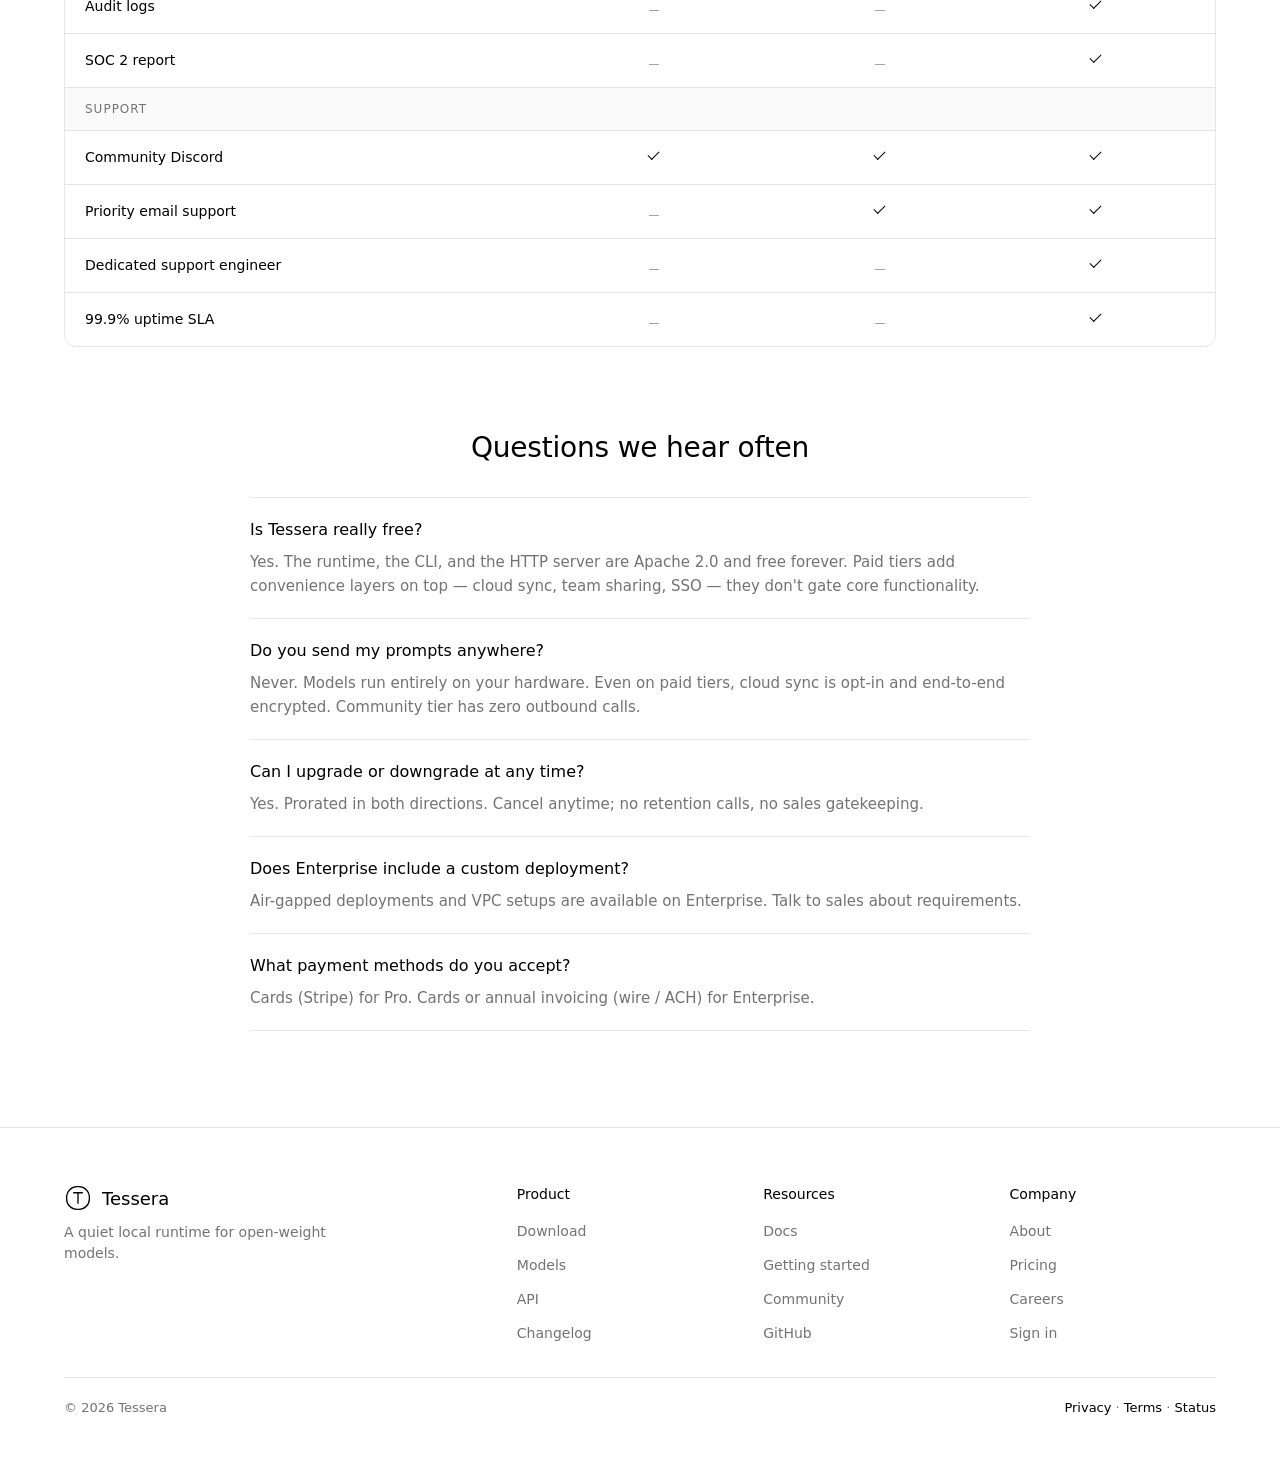
<file: tessera/pricing.html>
<!doctype html>
<html lang="en">
<head>
<meta charset="utf-8" />
<meta name="viewport" content="width=device-width,initial-scale=1" />
<title>Pricing — Tessera</title>
<meta name="description" content="Tessera pricing — Community, Pro, and Enterprise. Start free, upgrade when you need more." />
<meta name="color-scheme" content="light dark">
<link rel="stylesheet" href="common.css" />
<style>
  .pricing-wrap {
    max-width: 1200px; margin: 0 auto;
    padding: 48px 24px 96px;
  }
  .pricing-intro {
    text-align: center; max-width: 620px;
    margin: 0 auto 56px;
  }
  .pricing-intro h1 {
    font-family: var(--font-display);
    font-size: clamp(32px, 4.5vw, 44px);
    font-weight: 500; line-height: 1.05;
    letter-spacing: -0.4px; margin: 0 0 12px;
  }
  .pricing-intro p {
    color: var(--text-muted); font-size: 17px; margin: 0;
  }

  .plans {
    display: grid; grid-template-columns: repeat(3, 1fr);
    gap: 20px;
    align-items: stretch;
  }
  .plan {
    position: relative;
    background: var(--bg);
    border: 1px solid var(--border);
    border-radius: 12px;
    padding: 32px 28px;
    display: flex; flex-direction: column; gap: 22px;
    transition: border-color .15s ease;
  }
  .plan:hover { border-color: var(--border-strong); }
  .plan--featured {
    border: 1px solid var(--text);
    transform: translateY(-8px);
  }
  .plan--featured:hover { border-color: var(--text); }
  .plan-badge {
    position: absolute; top: -12px; left: 50%; transform: translateX(-50%);
    background: var(--text); color: var(--bg);
    font-family: var(--font-display);
    font-size: 11px; letter-spacing: 0.5px;
    padding: 5px 12px; border-radius: 9999px;
    white-space: nowrap; font-weight: 500;
    text-transform: uppercase;
  }
  .plan-head h2 {
    font-family: var(--font-display);
    font-size: 22px; font-weight: 500; letter-spacing: -0.2px;
    margin: 0 0 6px;
  }
  .plan-desc {
    margin: 0; font-size: 14px; line-height: 1.55;
    color: var(--text-muted);
  }
  .plan-price {
    display: flex; align-items: baseline; gap: 6px;
  }
  .plan-price .amt {
    font-family: var(--font-display);
    font-size: 44px; font-weight: 500; letter-spacing: -1.5px;
    line-height: 1;
    color: var(--text);
  }
  .plan-price .per { font-size: 14px; color: var(--text-muted); }
  .plan-trial {
    font-size: 12px; color: var(--text-muted); margin-top: -14px;
  }
  .plan-features {
    list-style: none; padding: 0; margin: 0;
    display: flex; flex-direction: column; gap: 10px;
    flex: 1;
  }
  .plan-features li {
    position: relative; padding-left: 26px;
    font-size: 14px; line-height: 1.5;
    color: var(--text-2);
  }
  .plan-features li::before {
    content: ""; position: absolute; left: 0; top: 4px;
    width: 16px; height: 16px;
    border: 1px solid var(--border-strong);
    border-radius: 9999px;
    background: var(--bg-elev);
  }
  .plan-features li::after {
    content: ""; position: absolute; left: 4px; top: 8px;
    width: 8px; height: 4px;
    border-left: 1.5px solid var(--text);
    border-bottom: 1.5px solid var(--text);
    transform: rotate(-45deg);
  }
  .plan .btn { justify-content: center; width: 100%; }

  /* Feature comparison matrix */
  .compare {
    margin-top: 96px;
    border: 1px solid var(--border);
    border-radius: 12px;
    overflow: hidden;
  }
  .compare table {
    width: 100%; border-collapse: collapse;
    font-size: 14px;
  }
  .compare thead th {
    background: var(--bg-elev);
    border-bottom: 1px solid var(--border);
    font-family: var(--font-display);
    font-size: 14px; font-weight: 500;
    color: var(--text);
    padding: 18px 20px;
    text-align: left;
  }
  .compare thead th:first-child {
    color: var(--text-muted); font-weight: 400;
    text-transform: uppercase; letter-spacing: 1px; font-size: 11px;
  }
  .compare tbody td {
    padding: 16px 20px;
    border-bottom: 1px solid var(--border);
    color: var(--text-2);
  }
  .compare tbody tr:last-child td { border-bottom: 0; }
  .compare .section-row td {
    background: var(--bg-elev);
    font-family: var(--font-display);
    font-size: 12px; font-weight: 500;
    text-transform: uppercase; letter-spacing: 1px;
    color: var(--text-muted);
    padding: 12px 20px;
  }
  .compare td.feat { font-weight: 400; color: var(--text); width: 40%; }
  .compare td.val { text-align: center; color: var(--text-muted); }
  .compare .tick {
    display: inline-block; width: 14px; height: 14px; position: relative;
  }
  .compare .tick::after {
    content: ""; position: absolute; left: 1px; top: 3px;
    width: 10px; height: 5px;
    border-left: 1.5px solid var(--text);
    border-bottom: 1.5px solid var(--text);
    transform: rotate(-45deg);
  }
  .compare .dash {
    display: inline-block; width: 10px; height: 1.5px;
    background: var(--text-faint);
  }

  .faq {
    margin-top: 80px;
    max-width: 780px; margin-left: auto; margin-right: auto;
  }
  .faq h2 {
    font-family: var(--font-display);
    font-size: 28px; font-weight: 500; letter-spacing: -0.2px;
    text-align: center; margin: 0 0 28px;
  }
  .faq-item {
    border-top: 1px solid var(--border);
    padding: 20px 0;
  }
  .faq-item:last-child { border-bottom: 1px solid var(--border); }
  .faq-item h3 {
    font-family: var(--font-display);
    font-size: 16px; font-weight: 500; margin: 0 0 8px;
  }
  .faq-item p { font-size: 15px; color: var(--text-muted); margin: 0; line-height: 1.6; }

  @media (max-width: 900px) {
    .plans { grid-template-columns: 1fr; gap: 16px; }
    .plan--featured { transform: none; }
    .compare { overflow-x: auto; }
    .compare table { min-width: 560px; }
  }
</style>
</head>
<body>
<script>try { if (localStorage.getItem('tessera-theme') === 'dark') document.body.classList.add('dark'); } catch (e) {}</script>

<header class="nav">
  <div class="container nav-inner">
    <a href="index.html" class="brand">
      <svg viewBox="0 0 32 32" fill="none" stroke="currentColor" stroke-width="1.5" aria-hidden="true"><rect x="3" y="3" width="26" height="26" rx="12"/><path d="M11 10h10M16 10v12" stroke-linecap="round"/></svg>
      Tessera
    </a>
    <nav class="nav-center" aria-label="Primary">
      <a href="index.html#models">Models</a>
      <a href="docs.html">Docs</a>
      <a href="pricing.html" class="active">Pricing</a>
    </nav>
    <div class="nav-right">
      <button class="theme-toggle" type="button" aria-label="Toggle dark mode">
        <svg class="icon-moon" viewBox="0 0 24 24" fill="none" stroke="currentColor" stroke-width="1.8" aria-hidden="true"><path d="M21 12.8A9 9 0 1 1 11.2 3a7 7 0 0 0 9.8 9.8z"/></svg>
        <svg class="icon-sun" viewBox="0 0 24 24" fill="none" stroke="currentColor" stroke-width="1.8" aria-hidden="true"><circle cx="12" cy="12" r="4"/><path d="M12 2v2M12 20v2M4.93 4.93l1.41 1.41M17.66 17.66l1.41 1.41M2 12h2M20 12h2M4.93 19.07l1.41-1.41M17.66 6.34l1.41-1.41"/></svg>
      </button>
      <a href="signin.html" class="signin-link">Sign in</a>
      <a href="index.html#download" class="btn btn-black">Download</a>
    </div>
  </div>
</header>

<div class="page-head">
  <div class="container">
    <nav class="breadcrumb" aria-label="Breadcrumb">
      <a href="index.html">Home</a><span class="sep">/</span><span class="current">Pricing</span>
    </nav>
  </div>
</div>

<main class="pricing-wrap">
  <div class="pricing-intro">
    <h1>Simple pricing. Start free.</h1>
    <p>Tessera is free forever for local use. Paid plans add cloud sync, team features, and enterprise-grade security.</p>
  </div>

  <div class="plans">
    <article class="plan">
      <div class="plan-head">
        <h2>Community</h2>
        <p class="plan-desc">For individuals running models locally.</p>
      </div>
      <div class="plan-price"><span class="amt">Free</span><span class="per">forever</span></div>
      <ul class="plan-features">
        <li>Unlimited local models</li>
        <li>Full HTTP API on localhost</li>
        <li>Open source under Apache 2.0</li>
        <li>Community support on Discord</li>
        <li>Export &amp; self-host anywhere</li>
      </ul>
      <a href="index.html#download" class="btn btn-outline">Download Tessera</a>
    </article>

    <article class="plan plan--featured">
      <div class="plan-badge">Recommended</div>
      <div class="plan-head">
        <h2>Pro</h2>
        <p class="plan-desc">For developers shipping with local models in production.</p>
      </div>
      <div class="plan-price"><span class="amt">$19</span><span class="per">/month</span></div>
      <div class="plan-trial">7-day free trial · no credit card</div>
      <ul class="plan-features">
        <li>Everything in Community</li>
        <li>Priority email support</li>
        <li>Cloud sync across devices</li>
        <li>Team sharing up to 5 seats</li>
        <li>Private model library</li>
        <li>Usage analytics</li>
      </ul>
      <a href="#start-trial" class="btn btn-black">Start 7-day free trial</a>
    </article>

    <article class="plan">
      <div class="plan-head">
        <h2>Enterprise</h2>
        <p class="plan-desc">For teams that need SLA, SSO, and a direct line.</p>
      </div>
      <div class="plan-price"><span class="amt">$99</span><span class="per">/month</span></div>
      <ul class="plan-features">
        <li>Everything in Pro</li>
        <li>SSO / SAML</li>
        <li>Audit logs</li>
        <li>99.9% uptime SLA</li>
        <li>Dedicated support engineer</li>
        <li>Custom integrations</li>
        <li>Annual invoicing</li>
      </ul>
      <a href="#contact-sales" class="btn btn-gray">Contact sales</a>
    </article>
  </div>

  <section class="compare" aria-label="Feature comparison">
    <table>
      <thead>
        <tr>
          <th>Feature</th>
          <th>Community</th>
          <th>Pro</th>
          <th>Enterprise</th>
        </tr>
      </thead>
      <tbody>
        <tr class="section-row"><td colspan="4">Runtime</td></tr>
        <tr><td class="feat">Local models, unlimited</td><td class="val"><span class="tick"></span></td><td class="val"><span class="tick"></span></td><td class="val"><span class="tick"></span></td></tr>
        <tr><td class="feat">HTTP API on <code style="font-family:var(--mono);">localhost</code></td><td class="val"><span class="tick"></span></td><td class="val"><span class="tick"></span></td><td class="val"><span class="tick"></span></td></tr>
        <tr><td class="feat">GPU acceleration (CUDA / Metal)</td><td class="val"><span class="tick"></span></td><td class="val"><span class="tick"></span></td><td class="val"><span class="tick"></span></td></tr>

        <tr class="section-row"><td colspan="4">Collaboration</td></tr>
        <tr><td class="feat">Cloud sync</td><td class="val"><span class="dash"></span></td><td class="val"><span class="tick"></span></td><td class="val"><span class="tick"></span></td></tr>
        <tr><td class="feat">Team seats</td><td class="val"><span class="dash"></span></td><td class="val">Up to 5</td><td class="val">Unlimited</td></tr>
        <tr><td class="feat">Private model library</td><td class="val"><span class="dash"></span></td><td class="val"><span class="tick"></span></td><td class="val"><span class="tick"></span></td></tr>

        <tr class="section-row"><td colspan="4">Security &amp; compliance</td></tr>
        <tr><td class="feat">SSO / SAML</td><td class="val"><span class="dash"></span></td><td class="val"><span class="dash"></span></td><td class="val"><span class="tick"></span></td></tr>
        <tr><td class="feat">Audit logs</td><td class="val"><span class="dash"></span></td><td class="val"><span class="dash"></span></td><td class="val"><span class="tick"></span></td></tr>
        <tr><td class="feat">SOC 2 report</td><td class="val"><span class="dash"></span></td><td class="val"><span class="dash"></span></td><td class="val"><span class="tick"></span></td></tr>

        <tr class="section-row"><td colspan="4">Support</td></tr>
        <tr><td class="feat">Community Discord</td><td class="val"><span class="tick"></span></td><td class="val"><span class="tick"></span></td><td class="val"><span class="tick"></span></td></tr>
        <tr><td class="feat">Priority email support</td><td class="val"><span class="dash"></span></td><td class="val"><span class="tick"></span></td><td class="val"><span class="tick"></span></td></tr>
        <tr><td class="feat">Dedicated support engineer</td><td class="val"><span class="dash"></span></td><td class="val"><span class="dash"></span></td><td class="val"><span class="tick"></span></td></tr>
        <tr><td class="feat">99.9% uptime SLA</td><td class="val"><span class="dash"></span></td><td class="val"><span class="dash"></span></td><td class="val"><span class="tick"></span></td></tr>
      </tbody>
    </table>
  </section>

  <section class="faq">
    <h2>Questions we hear often</h2>
    <div class="faq-item">
      <h3>Is Tessera really free?</h3>
      <p>Yes. The runtime, the CLI, and the HTTP server are Apache 2.0 and free forever. Paid tiers add convenience layers on top — cloud sync, team sharing, SSO — they don't gate core functionality.</p>
    </div>
    <div class="faq-item">
      <h3>Do you send my prompts anywhere?</h3>
      <p>Never. Models run entirely on your hardware. Even on paid tiers, cloud sync is opt-in and end-to-end encrypted. Community tier has zero outbound calls.</p>
    </div>
    <div class="faq-item">
      <h3>Can I upgrade or downgrade at any time?</h3>
      <p>Yes. Prorated in both directions. Cancel anytime; no retention calls, no sales gatekeeping.</p>
    </div>
    <div class="faq-item">
      <h3>Does Enterprise include a custom deployment?</h3>
      <p>Air-gapped deployments and VPC setups are available on Enterprise. Talk to sales about requirements.</p>
    </div>
    <div class="faq-item">
      <h3>What payment methods do you accept?</h3>
      <p>Cards (Stripe) for Pro. Cards or annual invoicing (wire / ACH) for Enterprise.</p>
    </div>
  </section>
</main>

<footer>
  <div class="container">
    <div class="footer-grid">
      <div>
        <div class="brand" style="margin-bottom:10px;">
          <svg viewBox="0 0 32 32" fill="none" stroke="currentColor" stroke-width="1.5" aria-hidden="true"><rect x="3" y="3" width="26" height="26" rx="12"/><path d="M11 10h10M16 10v12" stroke-linecap="round"/></svg>
          Tessera
        </div>
        <p style="color:var(--text-muted);font-size:14px;margin:0;max-width:280px;">A quiet local runtime for open-weight models.</p>
      </div>
      <div><h5>Product</h5><ul><li><a href="index.html#download">Download</a></li><li><a href="index.html#models">Models</a></li><li><a href="docs.html#api">API</a></li><li><a href="#">Changelog</a></li></ul></div>
      <div><h5>Resources</h5><ul><li><a href="docs.html">Docs</a></li><li><a href="docs.html#getting-started">Getting started</a></li><li><a href="#">Community</a></li><li><a href="#">GitHub</a></li></ul></div>
      <div><h5>Company</h5><ul><li><a href="#">About</a></li><li><a href="pricing.html">Pricing</a></li><li><a href="#">Careers</a></li><li><a href="signin.html">Sign in</a></li></ul></div>
    </div>
    <div class="footer-foot">
      <div>© 2026 Tessera</div>
      <div><a href="#">Privacy</a> · <a href="#">Terms</a> · <a href="#">Status</a></div>
    </div>
  </div>
</footer>

<script src="theme.js" defer></script>
</body>
</html>
</file>
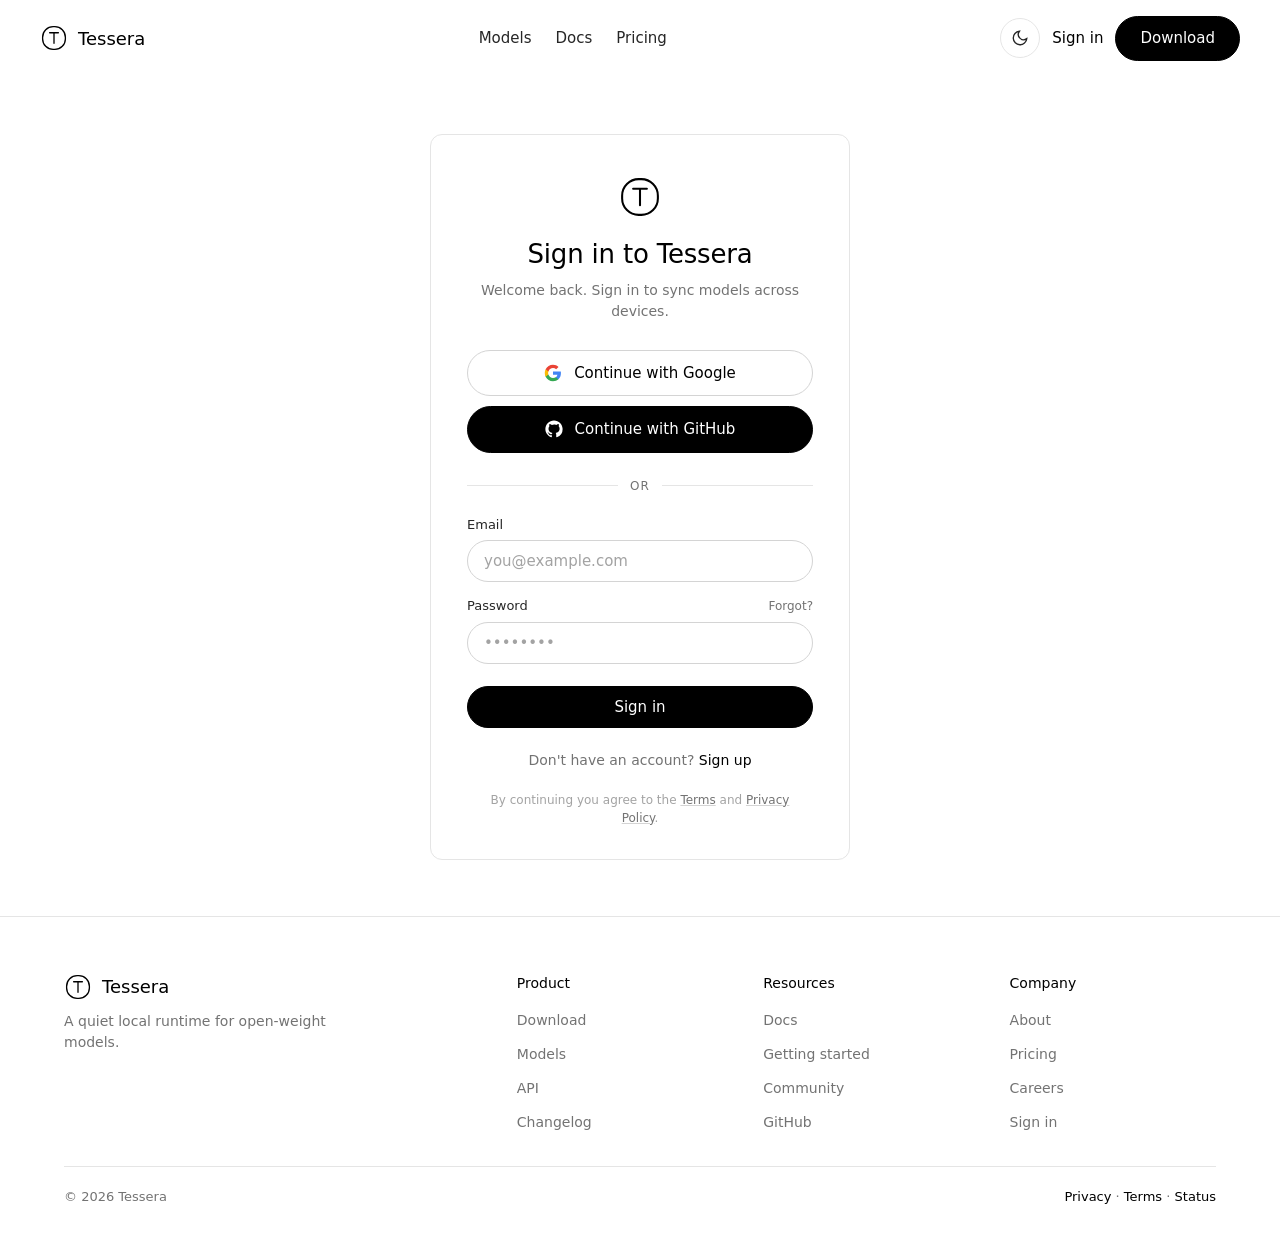
<file: tessera/signin.html>
<!doctype html>
<html lang="en">
<head>
<meta charset="utf-8" />
<meta name="viewport" content="width=device-width,initial-scale=1" />
<title>Sign in — Tessera</title>
<meta name="description" content="Sign in to Tessera." />
<meta name="color-scheme" content="light dark">
<link rel="stylesheet" href="common.css" />
<style>
  .auth-shell {
    min-height: calc(100vh - 180px);
    display: flex; align-items: center; justify-content: center;
    padding: 56px 24px;
    background: var(--bg);
  }
  .auth-card {
    width: 100%; max-width: 420px;
    background: var(--bg);
    border: 1px solid var(--border);
    border-radius: 12px;
    padding: 40px 36px 32px;
  }
  .auth-head { text-align: center; margin-bottom: 28px; }
  .auth-head svg {
    width: 44px; height: 44px; margin: 0 auto 16px;
    color: var(--text);
  }
  .auth-head h1 {
    font-family: var(--font-display);
    font-size: 26px; font-weight: 500;
    letter-spacing: -0.2px;
    margin: 0 0 6px;
  }
  .auth-head p {
    font-size: 14px; color: var(--text-muted);
    margin: 0;
  }

  .social {
    display: flex; flex-direction: column; gap: 10px;
    margin-bottom: 24px;
  }
  .auth-btn {
    width: 100%;
    display: inline-flex; align-items: center; justify-content: center; gap: 12px;
    padding: 11px 20px;
    border-radius: 9999px;
    font-family: inherit; font-size: 15px; font-weight: 400;
    cursor: pointer;
    transition: background .15s ease, border-color .15s ease, color .15s ease;
    text-decoration: none;
  }
  .auth-btn:hover { text-decoration: none; }
  .auth-btn svg { width: 18px; height: 18px; }

  .btn-social-outline {
    background: var(--bg);
    color: var(--text);
    border: 1px solid var(--border-strong);
  }
  .btn-social-outline:hover { background: var(--bg-elev); }

  .btn-social-dark {
    background: var(--text);
    color: var(--bg);
    border: 1px solid var(--text);
  }
  .btn-social-dark:hover { background: var(--text-2); border-color: var(--text-2); }

  .divider {
    display: flex; align-items: center; gap: 12px;
    margin: 20px 0;
  }
  .divider::before, .divider::after {
    content: ""; flex: 1; height: 1px; background: var(--border);
  }
  .divider span {
    font-size: 12px; color: var(--text-muted);
    text-transform: uppercase; letter-spacing: 1px;
  }

  .auth-form {
    display: flex; flex-direction: column; gap: 14px;
  }
  .field {
    display: flex; flex-direction: column; gap: 6px;
  }
  .field label {
    font-size: 13px; color: var(--text-2);
    font-weight: 500;
  }
  .field input {
    width: 100%;
    padding: 11px 16px;
    border: 1px solid var(--border-strong);
    border-radius: 9999px;
    background: var(--bg);
    color: var(--text);
    font-size: 15px;
    transition: border-color .15s ease;
  }
  .field input:focus {
    outline: none;
    border-color: var(--text);
  }
  .field input::placeholder { color: var(--text-faint); }

  .field-head {
    display: flex; align-items: center; justify-content: space-between;
  }
  .field-head a {
    font-size: 12px; color: var(--text-muted);
  }
  .field-head a:hover { color: var(--text); }

  .auth-submit {
    margin-top: 8px;
    justify-content: center;
    width: 100%;
  }

  .auth-foot {
    text-align: center; margin-top: 22px;
    font-size: 14px; color: var(--text-muted);
  }
  .auth-foot a { color: var(--text); font-weight: 500; }

  .auth-terms {
    text-align: center; font-size: 12px;
    color: var(--text-faint);
    max-width: 320px; margin: 20px auto 0;
    line-height: 1.5;
  }
  .auth-terms a { color: var(--text-muted); text-decoration: underline; text-decoration-color: var(--border-strong); }
  .auth-terms a:hover { color: var(--text); text-decoration-color: var(--text); }

  /* The Google icon uses its brand colors (red/yellow/green/blue) — the only chromatic
     moment in the whole design, and only because the G logo is legally iconic. Strip to gray
     in dark mode to preserve the monochrome vow. */
  body.dark .google-g path { fill: currentColor; }
  body.dark .google-g { color: var(--text); }

  @media (max-width: 480px) {
    .auth-card { padding: 32px 24px 28px; border-radius: 12px; }
  }
</style>
</head>
<body>
<script>try { if (localStorage.getItem('tessera-theme') === 'dark') document.body.classList.add('dark'); } catch (e) {}</script>

<header class="nav">
  <div class="container nav-inner">
    <a href="index.html" class="brand">
      <svg viewBox="0 0 32 32" fill="none" stroke="currentColor" stroke-width="1.5" aria-hidden="true"><rect x="3" y="3" width="26" height="26" rx="12"/><path d="M11 10h10M16 10v12" stroke-linecap="round"/></svg>
      Tessera
    </a>
    <nav class="nav-center" aria-label="Primary">
      <a href="index.html#models">Models</a>
      <a href="docs.html">Docs</a>
      <a href="pricing.html">Pricing</a>
    </nav>
    <div class="nav-right">
      <button class="theme-toggle" type="button" aria-label="Toggle dark mode">
        <svg class="icon-moon" viewBox="0 0 24 24" fill="none" stroke="currentColor" stroke-width="1.8" aria-hidden="true"><path d="M21 12.8A9 9 0 1 1 11.2 3a7 7 0 0 0 9.8 9.8z"/></svg>
        <svg class="icon-sun" viewBox="0 0 24 24" fill="none" stroke="currentColor" stroke-width="1.8" aria-hidden="true"><circle cx="12" cy="12" r="4"/><path d="M12 2v2M12 20v2M4.93 4.93l1.41 1.41M17.66 17.66l1.41 1.41M2 12h2M20 12h2M4.93 19.07l1.41-1.41M17.66 6.34l1.41-1.41"/></svg>
      </button>
      <a href="signin.html" class="signin-link active" style="color:var(--text);font-weight:500;">Sign in</a>
      <a href="index.html#download" class="btn btn-black">Download</a>
    </div>
  </div>
</header>

<main class="auth-shell">
  <section class="auth-card" aria-labelledby="auth-title">
    <div class="auth-head">
      <svg viewBox="0 0 32 32" fill="none" stroke="currentColor" stroke-width="1.5" aria-hidden="true">
        <rect x="3" y="3" width="26" height="26" rx="12"/>
        <path d="M11 10h10M16 10v12" stroke-linecap="round"/>
      </svg>
      <h1 id="auth-title">Sign in to Tessera</h1>
      <p>Welcome back. Sign in to sync models across devices.</p>
    </div>

    <div class="social">
      <a href="#google" class="auth-btn btn-social-outline">
        <svg class="google-g" viewBox="0 0 24 24" aria-hidden="true">
          <path d="M22.56 12.25c0-.78-.07-1.53-.2-2.25H12v4.26h5.92c-.26 1.37-1.04 2.53-2.21 3.31v2.77h3.57c2.08-1.92 3.28-4.74 3.28-8.09z" fill="#4285F4"/>
          <path d="M12 23c2.97 0 5.46-.98 7.28-2.66l-3.57-2.77c-.98.66-2.23 1.06-3.71 1.06-2.86 0-5.29-1.93-6.16-4.53H2.18v2.84C3.99 20.53 7.7 23 12 23z" fill="#34A853"/>
          <path d="M5.84 14.09c-.22-.66-.35-1.36-.35-2.09s.13-1.43.35-2.09V7.07H2.18C1.43 8.55 1 10.22 1 12s.43 3.45 1.18 4.93l2.85-2.22.81-.62z" fill="#FBBC05"/>
          <path d="M12 5.38c1.62 0 3.06.56 4.21 1.64l3.15-3.15C17.45 2.09 14.97 1 12 1 7.7 1 3.99 3.47 2.18 7.07l3.66 2.84c.87-2.6 3.3-4.53 6.16-4.53z" fill="#EA4335"/>
        </svg>
        Continue with Google
      </a>
      <a href="#github" class="auth-btn btn-social-dark">
        <svg viewBox="0 0 24 24" fill="currentColor" aria-hidden="true">
          <path d="M12 .5C5.65.5.5 5.65.5 12c0 5.08 3.29 9.39 7.86 10.91.58.1.79-.25.79-.56v-2c-3.2.7-3.88-1.37-3.88-1.37-.52-1.34-1.28-1.69-1.28-1.69-1.05-.72.08-.7.08-.7 1.16.08 1.77 1.19 1.77 1.19 1.03 1.77 2.7 1.26 3.36.96.1-.75.4-1.26.73-1.55-2.55-.29-5.23-1.28-5.23-5.7 0-1.26.45-2.29 1.19-3.1-.12-.29-.51-1.47.11-3.07 0 0 .97-.31 3.18 1.18a11.04 11.04 0 012.89-.39c.98 0 1.97.13 2.89.39 2.2-1.49 3.17-1.18 3.17-1.18.63 1.6.24 2.78.12 3.07.74.81 1.19 1.84 1.19 3.1 0 4.43-2.69 5.41-5.25 5.69.41.35.78 1.05.78 2.12v3.14c0 .31.21.67.8.56A11.52 11.52 0 0023.5 12C23.5 5.65 18.35.5 12 .5z"/>
        </svg>
        Continue with GitHub
      </a>
    </div>

    <div class="divider"><span>or</span></div>

    <form class="auth-form" onsubmit="event.preventDefault();">
      <div class="field">
        <label for="email">Email</label>
        <input id="email" type="email" placeholder="you@example.com" autocomplete="email" />
      </div>
      <div class="field">
        <div class="field-head">
          <label for="password">Password</label>
          <a href="#forgot">Forgot?</a>
        </div>
        <input id="password" type="password" placeholder="••••••••" autocomplete="current-password" />
      </div>
      <button type="submit" class="auth-btn btn-social-dark auth-submit">Sign in</button>
    </form>

    <p class="auth-foot">Don't have an account? <a href="#signup">Sign up</a></p>
    <p class="auth-terms">By continuing you agree to the <a href="#">Terms</a> and <a href="#">Privacy Policy</a>.</p>
  </section>
</main>

<footer>
  <div class="container">
    <div class="footer-grid">
      <div>
        <div class="brand" style="margin-bottom:10px;">
          <svg viewBox="0 0 32 32" fill="none" stroke="currentColor" stroke-width="1.5" aria-hidden="true"><rect x="3" y="3" width="26" height="26" rx="12"/><path d="M11 10h10M16 10v12" stroke-linecap="round"/></svg>
          Tessera
        </div>
        <p style="color:var(--text-muted);font-size:14px;margin:0;max-width:280px;">A quiet local runtime for open-weight models.</p>
      </div>
      <div><h5>Product</h5><ul><li><a href="index.html#download">Download</a></li><li><a href="index.html#models">Models</a></li><li><a href="docs.html#api">API</a></li><li><a href="#">Changelog</a></li></ul></div>
      <div><h5>Resources</h5><ul><li><a href="docs.html">Docs</a></li><li><a href="docs.html#getting-started">Getting started</a></li><li><a href="#">Community</a></li><li><a href="#">GitHub</a></li></ul></div>
      <div><h5>Company</h5><ul><li><a href="#">About</a></li><li><a href="pricing.html">Pricing</a></li><li><a href="#">Careers</a></li><li><a href="signin.html">Sign in</a></li></ul></div>
    </div>
    <div class="footer-foot">
      <div>© 2026 Tessera</div>
      <div><a href="#">Privacy</a> · <a href="#">Terms</a> · <a href="#">Status</a></div>
    </div>
  </div>
</footer>

<script src="theme.js" defer></script>
</body>
</html>
</file>
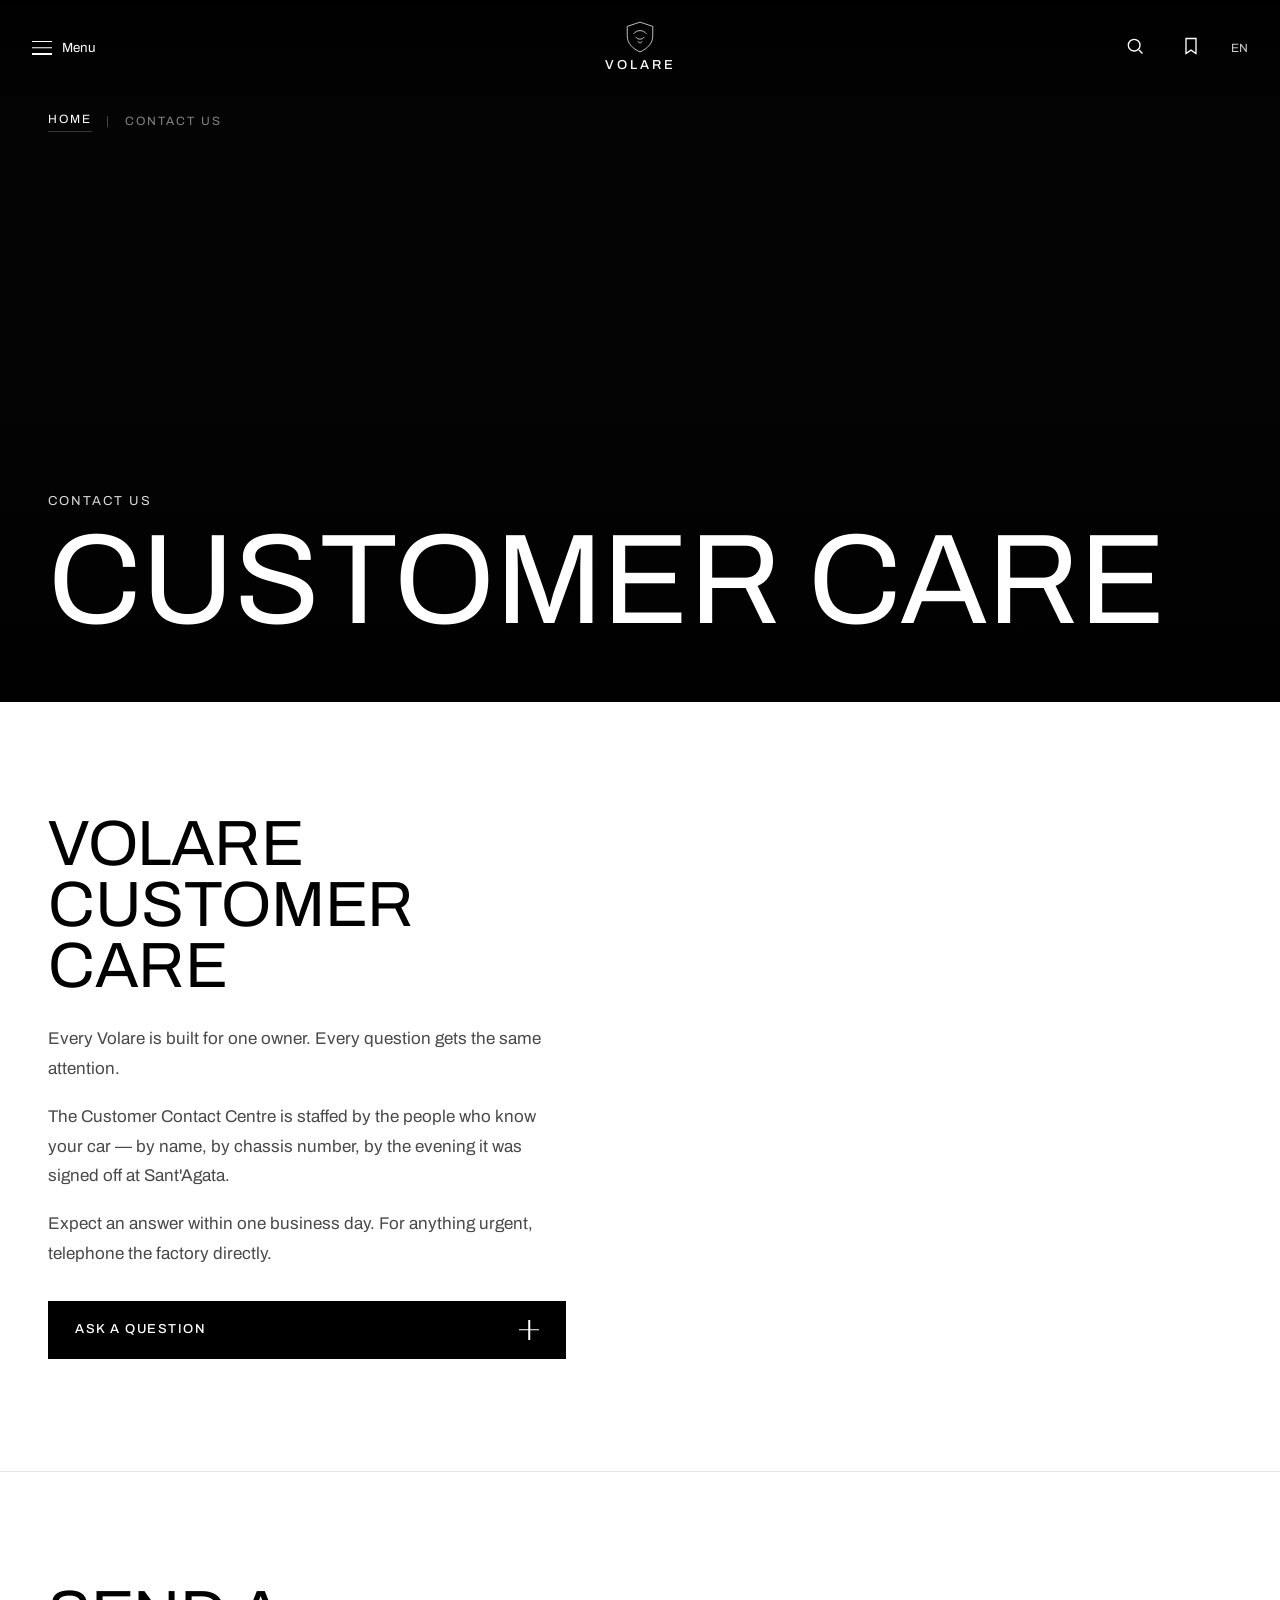
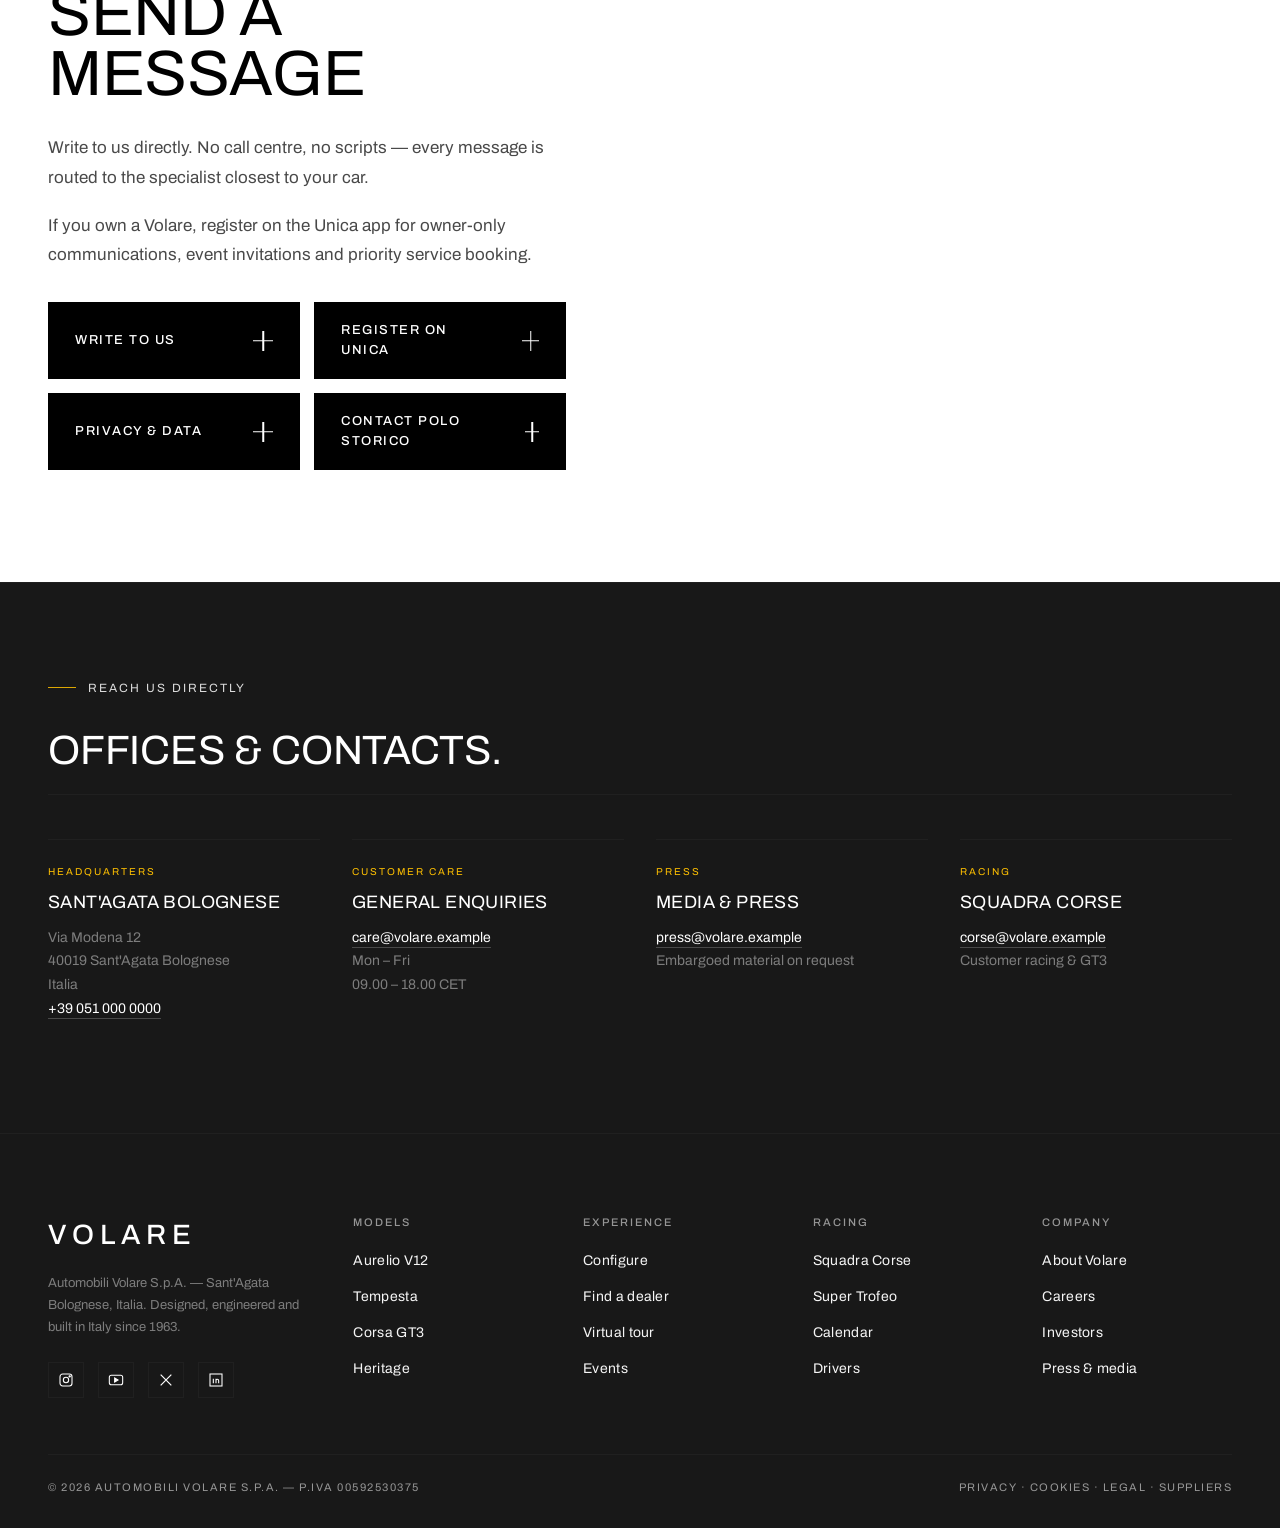
<file: volare/contact.html>
<!doctype html>
<html lang="en">
<head>
<meta charset="utf-8" />
<meta name="viewport" content="width=device-width,initial-scale=1" />
<title>Customer Care — Automobili Volare</title>
<meta name="description" content="Speak to Volare — customer care, press, and partnerships." />
<link rel="preconnect" href="https://fonts.googleapis.com">
<link rel="preconnect" href="https://fonts.gstatic.com" crossorigin>
<link href="https://fonts.googleapis.com/css2?family=Archivo:wght@300;400;500;600;700;800&display=swap" rel="stylesheet">
<link rel="stylesheet" href="common.css" />
<style>
  /* Hero */
  .contact-hero {
    position: relative;
    min-height: 78vh;
    display: flex; align-items: flex-end;
    overflow: hidden;
    background-color: #050505;
    padding-top: 88px;
  }
  .contact-hero .bg {
    position: absolute; inset: 0;
    background:
      linear-gradient(180deg, rgba(0,0,0,0.35) 0%, rgba(0,0,0,0.2) 50%, rgba(0,0,0,0.85) 100%),
      url("https://images.unsplash.com/photo-1767907571229-01cf4ba03590?auto=format&fit=crop&w=2600&q=85") center/cover no-repeat;
    animation: kenburns 20s ease-in-out infinite alternate;
  }
  .contact-hero-inner {
    position: relative; z-index: 2;
    padding: 0 48px 64px;
    width: 100%; max-width: 1440px; margin: 0 auto;
  }
  .contact-hero .breadcrumb { margin-bottom: 40vh; }
  .contact-hero .eyebrow-small {
    font-size: 13px; letter-spacing: 2px;
    text-transform: uppercase; color: var(--white);
    opacity: 0.85; margin: 0 0 14px;
  }
  .contact-hero h1 {
    font-family: var(--font); font-weight: 400;
    font-size: clamp(54px, 10vw, 144px);
    line-height: 0.88; letter-spacing: -0.5px;
    text-transform: uppercase;
    margin: 0;
    color: var(--white);
  }

  /* Light sections */
  .cc-light {
    background: var(--white); color: var(--black);
    padding: 112px 48px;
  }
  .cc-wrap {
    max-width: 1440px; margin: 0 auto;
    display: grid; grid-template-columns: 1fr 1.1fr;
    gap: 96px; align-items: center;
  }
  .cc-light h2 {
    font-family: var(--font); font-weight: 400;
    font-size: clamp(40px, 5vw, 72px);
    line-height: 0.95; letter-spacing: -0.4px;
    text-transform: uppercase;
    margin: 0 0 28px;
    color: var(--black);
  }
  .cc-light p {
    font-size: 17px; line-height: 1.75;
    color: var(--graphite);
    margin: 0 0 18px;
    max-width: 520px;
  }
  .cc-image {
    height: 100%;
    min-height: 440px;
    background-size: cover; background-position: center;
  }
  .cc-image--dealership {
    background-image: url("https://images.unsplash.com/photo-1503376780353-7e6692767b70?auto=format&fit=crop&w=2000&q=85");
  }
  .cc-image--driving {
    background-image: url("https://images.unsplash.com/photo-1580273916550-e323be2ae537?auto=format&fit=crop&w=2000&q=85");
  }
  .cc-actions {
    display: flex; flex-direction: column; gap: 14px;
    max-width: 520px; margin-top: 32px;
  }
  .cc-actions-grid {
    display: grid; grid-template-columns: 1fr 1fr;
    gap: 14px;
    max-width: 560px; margin-top: 32px;
  }
  .cc-actions-grid .btn-black { min-width: 0; }

  /* Divider between light sections */
  .cc-divider {
    height: 1px; background: var(--mist);
    max-width: 1440px;
    margin: 0 auto;
  }

  /* Dark contact info block at the bottom */
  .contact-info {
    background: var(--iron);
    color: var(--white);
    padding: 88px 48px;
    border-top: 1px solid var(--charcoal);
  }
  .contact-info-inner {
    max-width: 1440px; margin: 0 auto;
  }
  .contact-info h3 {
    font-family: var(--font); font-weight: 400;
    font-size: clamp(28px, 3.2vw, 44px);
    line-height: 1.0; letter-spacing: -0.2px;
    text-transform: uppercase;
    margin: 12px 0 44px;
    padding-bottom: 22px;
    border-bottom: 1px solid var(--charcoal);
  }
  .contact-info-grid {
    display: grid; grid-template-columns: repeat(4, 1fr);
    gap: 32px;
  }
  .ci {
    padding: 24px 0;
    border-top: 1px solid var(--charcoal);
  }
  .ci .lbl {
    font-size: 10px; letter-spacing: 2px;
    text-transform: uppercase; color: var(--gold);
    margin-bottom: 10px;
  }
  .ci h4 {
    font-family: var(--font); font-weight: 400;
    font-size: 18px; letter-spacing: 0.4px;
    text-transform: uppercase; color: var(--white);
    margin: 0 0 10px;
  }
  .ci address {
    font-style: normal;
    font-size: 14px; line-height: 1.7;
    color: var(--ash);
  }
  .ci a { color: var(--white); border-bottom: 1px solid var(--graphite); padding-bottom: 2px; }
  .ci a:hover { color: var(--gold); border-bottom-color: var(--gold); }

  @media (max-width: 1024px) {
    .cc-wrap { grid-template-columns: 1fr; gap: 40px; }
    .cc-image { min-height: 360px; order: -1; }
    .contact-info-grid { grid-template-columns: 1fr 1fr; gap: 24px; }
  }
  @media (max-width: 720px) {
    .contact-hero { min-height: 60vh; padding-top: 72px; }
    .contact-hero-inner { padding: 0 20px 40px; }
    .contact-hero .breadcrumb { margin-bottom: 32vh; }
    .cc-light { padding: 64px 20px; }
    .cc-actions-grid { grid-template-columns: 1fr; }
    .contact-info { padding: 56px 20px; }
    .contact-info-grid { grid-template-columns: 1fr; }
  }
</style>
</head>
<body>

<header class="nav">
  <div class="nav-left">
    <button class="menu-btn" aria-label="Open menu" data-menu-open>
      <span class="bars" aria-hidden="true"><span></span></span>
      <span class="menu-label">Menu</span>
    </button>
  </div>
  <a href="index.html" class="brand-bull" aria-label="Volare home">
    <svg viewBox="0 0 64 64" fill="none" stroke="currentColor" stroke-width="1.4" aria-hidden="true">
      <path d="M32 4l24 8v18c0 14-10 24-24 30C18 54 8 44 8 30V12l24-8z"/>
      <path d="M20 26c3-4 7-6 12-6s9 2 12 6M24 32c2 3 5 4 8 4s6-1 8-4M28 40c1 2 2 3 4 3s3-1 4-3" />
    </svg>
    <span class="brand-wordmark">Volare</span>
  </a>
  <div class="nav-right">
    <button aria-label="Search"><svg class="nav-icon" viewBox="0 0 24 24" fill="none" stroke="currentColor" stroke-width="1.6"><circle cx="11" cy="11" r="7"/><path d="M21 21l-4.3-4.3"/></svg></button>
    <button aria-label="Bookmarks"><svg class="nav-icon" viewBox="0 0 24 24" fill="none" stroke="currentColor" stroke-width="1.6"><path d="M6 3h12v18l-6-4-6 4z"/></svg></button>
    <span class="label" style="font-size:12px;opacity:0.8;">EN</span>
  </div>
</header>

<main id="top">

  <!-- Hero -->
  <section class="contact-hero">
    <div class="bg" aria-hidden="true"></div>
    <div class="contact-hero-inner">
      <nav class="breadcrumb" aria-label="Breadcrumb">
        <a href="index.html">Home</a>
        <span class="sep">|</span>
        <span class="current">Contact us</span>
      </nav>
      <p class="eyebrow-small">Contact us</p>
      <h1>Customer care</h1>
    </div>
  </section>

  <!-- Light section 1: Customer Care -->
  <section class="cc-light">
    <div class="cc-wrap">
      <div>
        <h2>Volare<br/>customer care</h2>
        <p>Every Volare is built for one owner. Every question gets the same attention.</p>
        <p>The Customer Contact Centre is staffed by the people who know your car — by name, by chassis number, by the evening it was signed off at Sant'Agata.</p>
        <p>Expect an answer within one business day. For anything urgent, telephone the factory directly.</p>
        <div class="cc-actions">
          <a href="#message" class="btn-black">Ask a question <span class="plus" aria-hidden="true"></span></a>
        </div>
      </div>
      <div class="cc-image cc-image--dealership" role="img" aria-label="Volare dealership forecourt"></div>
    </div>
  </section>

  <div class="cc-divider"></div>

  <!-- Light section 2: Send a Message -->
  <section class="cc-light" id="message">
    <div class="cc-wrap">
      <div>
        <h2>Send a message</h2>
        <p>Write to us directly. No call centre, no scripts — every message is routed to the specialist closest to your car.</p>
        <p>If you own a Volare, register on the Unica app for owner-only communications, event invitations and priority service booking.</p>
        <div class="cc-actions-grid">
          <a href="mailto:care@volare.example" class="btn-black">Write to us <span class="plus" aria-hidden="true"></span></a>
          <a href="#unica" class="btn-black">Register on Unica <span class="plus" aria-hidden="true"></span></a>
          <a href="#privacy" class="btn-black">Privacy &amp; data <span class="plus" aria-hidden="true"></span></a>
          <a href="#polo" class="btn-black">Contact Polo Storico <span class="plus" aria-hidden="true"></span></a>
        </div>
      </div>
      <div class="cc-image cc-image--driving" role="img" aria-label="Volare on a mountain road"></div>
    </div>
  </section>

  <!-- Dark info block -->
  <section class="contact-info">
    <div class="contact-info-inner">
      <p class="eyebrow">Reach us directly</p>
      <h3>Offices &amp; contacts.</h3>
      <div class="contact-info-grid">
        <div class="ci">
          <div class="lbl">Headquarters</div>
          <h4>Sant'Agata Bolognese</h4>
          <address>Via Modena 12<br/>40019 Sant'Agata Bolognese<br/>Italia<br/><a href="tel:+390510000000">+39 051 000 0000</a></address>
        </div>
        <div class="ci">
          <div class="lbl">Customer Care</div>
          <h4>General enquiries</h4>
          <address><a href="mailto:care@volare.example">care@volare.example</a><br/>Mon – Fri<br/>09.00 – 18.00 CET</address>
        </div>
        <div class="ci">
          <div class="lbl">Press</div>
          <h4>Media &amp; press</h4>
          <address><a href="mailto:press@volare.example">press@volare.example</a><br/>Embargoed material on request</address>
        </div>
        <div class="ci">
          <div class="lbl">Racing</div>
          <h4>Squadra Corse</h4>
          <address><a href="mailto:corse@volare.example">corse@volare.example</a><br/>Customer racing &amp; GT3</address>
        </div>
      </div>
    </div>
  </section>

</main>

<footer>
  <div class="footer-inner">
    <div class="footer-grid">
      <div class="footer-brand">
        <div class="wordmark">Volare</div>
        <p>Automobili Volare S.p.A. — Sant'Agata Bolognese, Italia. Designed, engineered and built in Italy since 1963.</p>
        <div class="socials">
          <a href="#" aria-label="Instagram"><svg viewBox="0 0 24 24" fill="none" stroke="currentColor" stroke-width="1.6"><rect x="3" y="3" width="18" height="18" rx="4"/><circle cx="12" cy="12" r="4"/><circle cx="17.5" cy="6.5" r="1" fill="currentColor"/></svg></a>
          <a href="#" aria-label="YouTube"><svg viewBox="0 0 24 24" fill="none" stroke="currentColor" stroke-width="1.6"><rect x="2" y="5" width="20" height="14" rx="3"/><path d="M10 9l5 3-5 3z" fill="currentColor"/></svg></a>
          <a href="#" aria-label="X"><svg viewBox="0 0 24 24" fill="none" stroke="currentColor" stroke-width="1.8"><path d="M4 4l16 16M20 4L4 20"/></svg></a>
          <a href="#" aria-label="LinkedIn"><svg viewBox="0 0 24 24" fill="none" stroke="currentColor" stroke-width="1.6"><rect x="3" y="3" width="18" height="18"/><path d="M8 10v7M8 7v.01M12 17v-4a2 2 0 114 0v4M12 10v7"/></svg></a>
        </div>
      </div>
      <div><h5>Models</h5><ul><li><a href="models.html">Aurelio V12</a></li><li><a href="models.html">Tempesta</a></li><li><a href="models.html">Corsa GT3</a></li><li><a href="#">Heritage</a></li></ul></div>
      <div><h5>Experience</h5><ul><li><a href="#">Configure</a></li><li><a href="#">Find a dealer</a></li><li><a href="#">Virtual tour</a></li><li><a href="#">Events</a></li></ul></div>
      <div><h5>Racing</h5><ul><li><a href="motorsport.html">Squadra Corse</a></li><li><a href="#">Super Trofeo</a></li><li><a href="motorsport.html">Calendar</a></li><li><a href="#">Drivers</a></li></ul></div>
      <div><h5>Company</h5><ul><li><a href="#">About Volare</a></li><li><a href="#">Careers</a></li><li><a href="#">Investors</a></li><li><a href="contact.html">Press &amp; media</a></li></ul></div>
    </div>
    <div class="footer-foot">
      <div>© 2026 Automobili Volare S.p.A. — P.IVA 00592530375</div>
      <div>Privacy · Cookies · Legal · Suppliers</div>
    </div>
  </div>
</footer>

<script src="menu.js"></script>

</body>
</html>
</file>
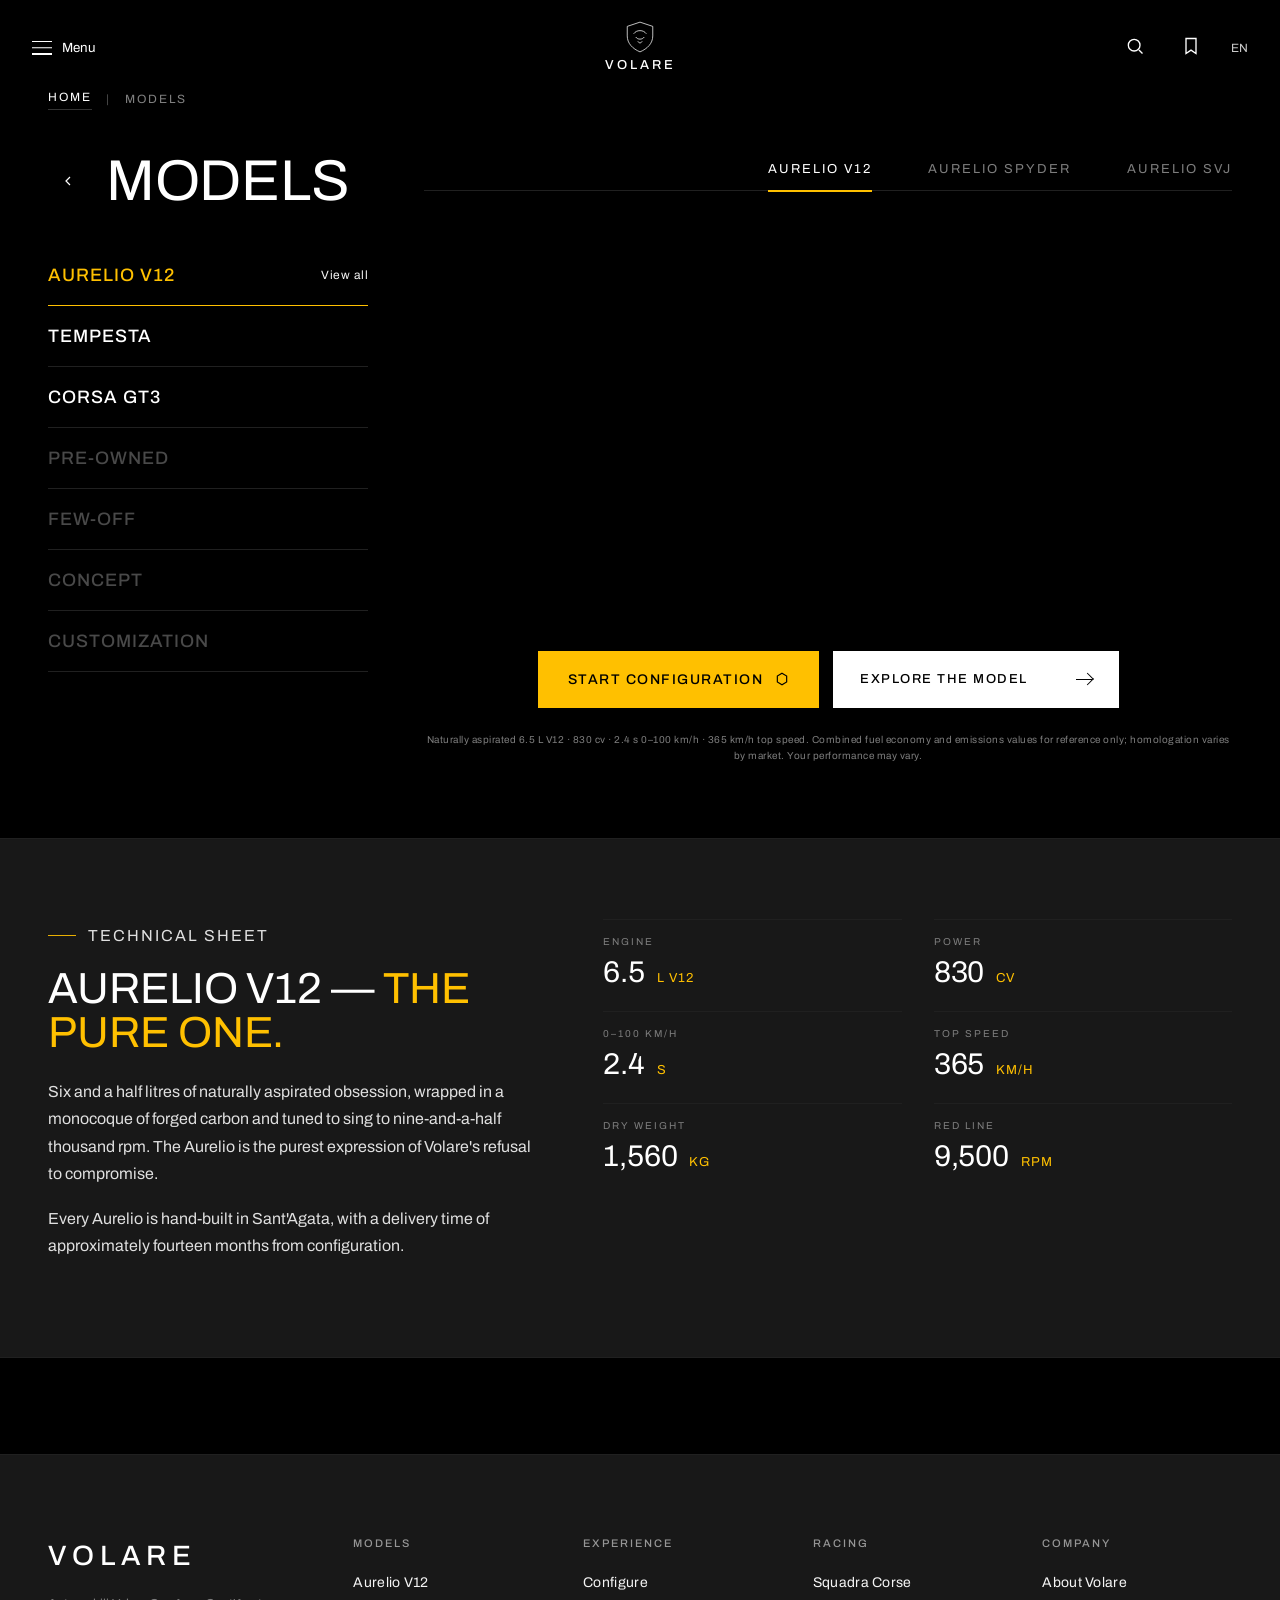
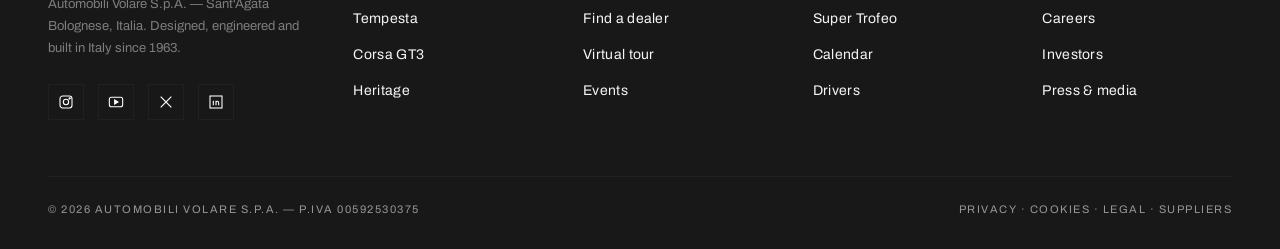
<file: volare/models.html>
<!doctype html>
<html lang="en">
<head>
<meta charset="utf-8" />
<meta name="viewport" content="width=device-width,initial-scale=1" />
<title>Models — Automobili Volare</title>
<meta name="description" content="The Volare lineup — Aurelio V12, Tempesta and Corsa GT3." />
<link rel="preconnect" href="https://fonts.googleapis.com">
<link rel="preconnect" href="https://fonts.gstatic.com" crossorigin>
<link href="https://fonts.googleapis.com/css2?family=Archivo:wght@300;400;500;600;700;800&display=swap" rel="stylesheet">
<link rel="stylesheet" href="common.css" />
<style>
  .breadcrumb-bar {
    padding: 88px 48px 24px;
    max-width: 1440px; margin: 0 auto;
    display: flex; align-items: center; gap: 18px;
  }

  .models-page {
    background: var(--black); min-height: 100vh;
    padding-bottom: 96px;
  }
  .models-wrap {
    display: grid; grid-template-columns: 320px 1fr;
    max-width: 1440px; margin: 0 auto;
    padding: 20px 48px 0;
    gap: 56px;
    min-height: 640px;
  }

  .models-aside h2 {
    font-family: var(--font); font-weight: 400;
    font-size: clamp(36px, 4.5vw, 64px);
    line-height: 0.95; letter-spacing: -0.3px;
    text-transform: uppercase;
    margin: 0 0 36px;
    display: flex; align-items: center; gap: 18px;
  }
  .models-aside h2 .back-arr {
    display: inline-flex; align-items: center; justify-content: center;
    width: 40px; height: 40px;
  }
  .models-aside h2 .back-arr svg { width: 16px; height: 16px; }
  .model-list { list-style: none; padding: 0; margin: 0; }
  .model-list li {
    border-bottom: 1px solid var(--charcoal);
  }
  .model-list button {
    display: flex; justify-content: space-between; align-items: center;
    width: 100%; padding: 20px 0;
    background: transparent; border: 0; cursor: pointer;
    text-align: left; font-family: inherit;
    color: var(--white);
    transition: color .15s ease, padding-left .2s ease;
  }
  .model-list button .name {
    font-size: 18px; letter-spacing: 1px;
    text-transform: uppercase; font-weight: 500;
  }
  .model-list button .view-all {
    font-size: 12px; letter-spacing: 0.5px;
    color: var(--smoke); text-transform: none;
    opacity: 0; transition: opacity .15s ease;
  }
  .model-list button:hover { padding-left: 4px; }
  .model-list button:hover .name { color: var(--gold); }
  .model-list button.active .name { color: var(--gold); }
  .model-list button.active .view-all { opacity: 1; }
  .model-list li:has(button.active) { border-bottom-color: var(--gold); }
  .model-list button.inactive { cursor: not-allowed; }
  .model-list button.inactive .name { color: var(--graphite); }
  .model-list button.inactive:hover { padding-left: 0; }
  .model-list button.inactive:hover .name { color: var(--graphite); }

  .models-main {
    min-height: 560px;
    display: flex; flex-direction: column;
  }

  .car-pane { display: none; flex-direction: column; flex: 1; }
  .car-pane.active { display: flex; animation: fadeIn .4s ease; }
  @keyframes fadeIn {
    from { opacity: 0; transform: translateY(8px); }
    to { opacity: 1; transform: none; }
  }

  .variant-tabs-row {
    display: flex; gap: 56px; justify-content: flex-end;
    padding-bottom: 16px;
    border-bottom: 1px solid var(--charcoal);
    margin-bottom: 40px;
  }
  .variant-tabs-row button {
    background: transparent; border: 0;
    color: var(--ash);
    font-family: inherit; font-size: 13px;
    letter-spacing: 2px; text-transform: uppercase;
    padding: 8px 0 14px;
    border-bottom: 2px solid transparent;
    margin-bottom: -18px;
    cursor: pointer; transition: color .15s ease, border-color .15s ease;
  }
  .variant-tabs-row button.active { color: var(--white); border-bottom-color: var(--gold); }
  .variant-tabs-row button:hover:not(.active) { color: var(--white); }

  .car-photo-main {
    flex: 1;
    background-repeat: no-repeat;
    background-position: center;
    background-size: contain;
    min-height: 380px;
    animation: floatc 7s ease-in-out infinite alternate;
  }
  @keyframes floatc {
    0% { transform: translateY(0); }
    100% { transform: translateY(-8px); }
  }

  .car-ctas {
    display: flex; justify-content: center; gap: 14px;
    flex-wrap: wrap; padding-top: 36px;
  }
  .car-disclaimer {
    margin-top: 24px;
    font-size: 10px; letter-spacing: 0.5px;
    color: var(--ash);
    text-align: center;
    max-width: 820px; margin-left: auto; margin-right: auto;
    line-height: 1.6;
  }

  .car-photo-aurelio { background-image: url("https://images.unsplash.com/photo-1617788138017-80ad40651399?auto=format&fit=crop&w=2400&q=90"); }
  .car-photo-tempesta { background-image: url("https://images.unsplash.com/photo-1566473965997-3de9c817e938?auto=format&fit=crop&w=2400&q=90"); }
  .car-photo-corsa { background-image: url("https://images.unsplash.com/photo-1492144534655-ae79c964c9d7?auto=format&fit=crop&w=2400&q=90"); }

  /* Specs section below */
  .specs-section {
    background: var(--iron);
    border-top: 1px solid var(--charcoal);
    border-bottom: 1px solid var(--charcoal);
    padding: 80px 48px;
    margin-top: 64px;
  }
  .specs-wrap {
    max-width: 1440px; margin: 0 auto;
    display: grid; grid-template-columns: 1fr 1.3fr;
    gap: 72px;
  }
  .specs-wrap .copy h3 {
    font-family: var(--font); font-weight: 400;
    font-size: clamp(28px, 3.4vw, 44px);
    line-height: 1.0; letter-spacing: -0.2px;
    text-transform: uppercase;
    margin: 0 0 24px;
  }
  .specs-wrap .copy p {
    font-size: 16px; line-height: 1.7;
    color: var(--smoke); opacity: 0.9;
    margin: 0 0 18px;
  }
  .specs-grid {
    display: grid; grid-template-columns: repeat(2, 1fr);
    gap: 24px 32px;
  }
  .spec-tile {
    border-top: 1px solid var(--charcoal);
    padding-top: 14px;
  }
  .spec-tile .lbl {
    font-size: 10px; letter-spacing: 2px;
    text-transform: uppercase; color: var(--ash);
    margin-bottom: 8px;
  }
  .spec-tile .val {
    font-family: var(--font); font-weight: 400;
    font-size: 30px; letter-spacing: -0.2px;
    text-transform: uppercase;
    color: var(--white); line-height: 1;
  }
  .spec-tile .val em {
    color: var(--gold); font-style: normal; font-weight: 400;
    font-size: 13px; letter-spacing: 1px; margin-left: 6px;
  }
  .specs-pane { display: none; }
  .specs-pane.active { display: block; }

  @media (max-width: 900px) {
    .breadcrumb-bar { padding: 84px 20px 16px; }
    .models-wrap { grid-template-columns: 1fr; gap: 24px; padding: 12px 20px 0; min-height: 0; }
    .models-aside h2 { font-size: 32px; margin: 0 0 20px; }
    .model-list { display: flex; gap: 22px; overflow-x: auto; padding-bottom: 6px; }
    .model-list li { border-bottom: 0; white-space: nowrap; }
    .model-list button { padding: 8px 0; }
    .model-list li:has(button.active) { border-bottom: 0; }
    .variant-tabs-row { justify-content: flex-start; gap: 32px; overflow-x: auto; }
    .car-photo-main { min-height: 240px; }
    .specs-section { padding: 56px 20px; margin-top: 40px; }
    .specs-wrap { grid-template-columns: 1fr; gap: 32px; }
  }
</style>
</head>
<body>

<header class="nav">
  <div class="nav-left">
    <button class="menu-btn" aria-label="Open menu" data-menu-open>
      <span class="bars" aria-hidden="true"><span></span></span>
      <span class="menu-label">Menu</span>
    </button>
  </div>
  <a href="index.html" class="brand-bull" aria-label="Volare home">
    <svg viewBox="0 0 64 64" fill="none" stroke="currentColor" stroke-width="1.4" aria-hidden="true">
      <path d="M32 4l24 8v18c0 14-10 24-24 30C18 54 8 44 8 30V12l24-8z"/>
      <path d="M20 26c3-4 7-6 12-6s9 2 12 6M24 32c2 3 5 4 8 4s6-1 8-4M28 40c1 2 2 3 4 3s3-1 4-3" />
    </svg>
    <span class="brand-wordmark">Volare</span>
  </a>
  <div class="nav-right">
    <button aria-label="Search"><svg class="nav-icon" viewBox="0 0 24 24" fill="none" stroke="currentColor" stroke-width="1.6"><circle cx="11" cy="11" r="7"/><path d="M21 21l-4.3-4.3"/></svg></button>
    <button aria-label="Bookmarks"><svg class="nav-icon" viewBox="0 0 24 24" fill="none" stroke="currentColor" stroke-width="1.6"><path d="M6 3h12v18l-6-4-6 4z"/></svg></button>
    <span class="label" style="font-size:12px;opacity:0.8;">EN</span>
  </div>
</header>

<div class="breadcrumb-bar">
  <nav class="breadcrumb" aria-label="Breadcrumb">
    <a href="index.html">Home</a>
    <span class="sep">|</span>
    <span class="current">Models</span>
  </nav>
</div>

<main class="models-page" id="top">
  <div class="models-wrap">
    <aside class="models-aside">
      <h2>
        <a href="index.html" class="back-arr" aria-label="Back">
          <svg viewBox="0 0 24 24" fill="none" stroke="currentColor" stroke-width="1.8"><path d="M15 6l-6 6 6 6"/></svg>
        </a>
        Models
      </h2>
      <ul class="model-list" role="tablist">
        <li><button class="active" data-model="aurelio" role="tab"><span class="name">Aurelio V12</span><span class="view-all">View all</span></button></li>
        <li><button data-model="tempesta" role="tab"><span class="name">Tempesta</span><span class="view-all">View all</span></button></li>
        <li><button data-model="corsa" role="tab"><span class="name">Corsa GT3</span><span class="view-all">View all</span></button></li>
        <li><button class="inactive"><span class="name">Pre-Owned</span></button></li>
        <li><button class="inactive"><span class="name">Few-Off</span></button></li>
        <li><button class="inactive"><span class="name">Concept</span></button></li>
        <li><button class="inactive"><span class="name">Customization</span></button></li>
      </ul>
    </aside>

    <section class="models-main">

      <article class="car-pane active" data-car="aurelio">
        <nav class="variant-tabs-row">
          <button class="active">Aurelio V12</button>
          <button>Aurelio Spyder</button>
          <button>Aurelio SVJ</button>
        </nav>
        <div class="car-photo-main car-photo-aurelio" role="img" aria-label="Aurelio V12"></div>
        <div class="car-ctas">
          <a href="#configure" class="btn-gold">Start configuration
            <svg viewBox="0 0 24 24" fill="none" stroke="currentColor" stroke-width="2"><polygon points="12,2 20,7 20,17 12,22 4,17 4,7"/></svg>
          </a>
          <a href="#explore" class="btn-white">Explore the model <span class="arrow-right"></span></a>
        </div>
        <p class="car-disclaimer">
          Naturally aspirated 6.5 L V12 · 830 cv · 2.4 s 0–100 km/h · 365 km/h top speed. Combined fuel economy and emissions values for reference only; homologation varies by market. Your performance may vary.
        </p>
      </article>

      <article class="car-pane" data-car="tempesta">
        <nav class="variant-tabs-row">
          <button class="active">Tempesta</button>
          <button>Tempesta Performante</button>
          <button>Tempesta S</button>
        </nav>
        <div class="car-photo-main car-photo-tempesta" role="img" aria-label="Tempesta"></div>
        <div class="car-ctas">
          <a href="#configure" class="btn-gold">Start configuration
            <svg viewBox="0 0 24 24" fill="none" stroke="currentColor" stroke-width="2"><polygon points="12,2 20,7 20,17 12,22 4,17 4,7"/></svg>
          </a>
          <a href="#explore" class="btn-white">Explore the model <span class="arrow-right"></span></a>
        </div>
        <p class="car-disclaimer">
          4.0 L twin-turbo V8 hybrid · 666 cv · 3.3 s 0–100 km/h · 310 km/h top speed. Combined energy consumption (electricity + gasoline): 48 MPGe; combined fuel economy (gasoline only): 20 MPG. Your mileage may vary.
        </p>
      </article>

      <article class="car-pane" data-car="corsa">
        <nav class="variant-tabs-row">
          <button class="active">Corsa GT3</button>
          <button>Corsa Super Trofeo</button>
          <button>Corsa EVO</button>
        </nav>
        <div class="car-photo-main car-photo-corsa" role="img" aria-label="Corsa GT3"></div>
        <div class="car-ctas">
          <a href="motorsport.html" class="btn-gold">Customer programme
            <svg viewBox="0 0 24 24" fill="none" stroke="currentColor" stroke-width="2"><polygon points="12,2 20,7 20,17 12,22 4,17 4,7"/></svg>
          </a>
          <a href="#explore" class="btn-white">Explore the model <span class="arrow-right"></span></a>
        </div>
        <p class="car-disclaimer">
          5.2 L V10 · 550 cv · 6-speed sequential · 1,250 kg. FIA GT3 homologated racing car — not intended for road use. Three championships won in 2025.
        </p>
      </article>

    </section>
  </div>

  <!-- Specs deep-dive -->
  <section class="specs-section">
    <div class="specs-wrap">
      <div class="copy">
        <p class="eyebrow">Technical sheet</p>

        <div class="specs-pane active" data-car="aurelio">
          <h3>Aurelio V12 — <em style="color:var(--gold);font-style:normal;">The pure one.</em></h3>
          <p>Six and a half litres of naturally aspirated obsession, wrapped in a monocoque of forged carbon and tuned to sing to nine-and-a-half thousand rpm. The Aurelio is the purest expression of Volare's refusal to compromise.</p>
          <p>Every Aurelio is hand-built in Sant'Agata, with a delivery time of approximately fourteen months from configuration.</p>
        </div>
        <div class="specs-pane" data-car="tempesta">
          <h3>Tempesta — <em style="color:var(--gold);font-style:normal;">The daily supercar.</em></h3>
          <p>The super SUV rewritten from first principles. Four doors, four seats, four-wheel-drive — and a powertrain borrowed from the Corsa GT3. The Tempesta is how a supercar makes it through a Sant'Agata winter without apologising.</p>
        </div>
        <div class="specs-pane" data-car="corsa">
          <h3>Corsa GT3 — <em style="color:var(--gold);font-style:normal;">The grid car.</em></h3>
          <p>The racing car at the root of everything Volare makes. A naturally aspirated V10 tuned to FIA regulations, a sequential gearbox shared with Formula machinery, and a body homologated for every major GT3 series on the planet.</p>
        </div>
      </div>

      <div>
        <div class="specs-pane active" data-car="aurelio">
          <div class="specs-grid">
            <div class="spec-tile"><div class="lbl">Engine</div><div class="val">6.5 <em>L V12</em></div></div>
            <div class="spec-tile"><div class="lbl">Power</div><div class="val">830 <em>cv</em></div></div>
            <div class="spec-tile"><div class="lbl">0–100 km/h</div><div class="val">2.4 <em>s</em></div></div>
            <div class="spec-tile"><div class="lbl">Top speed</div><div class="val">365 <em>km/h</em></div></div>
            <div class="spec-tile"><div class="lbl">Dry weight</div><div class="val">1,560 <em>kg</em></div></div>
            <div class="spec-tile"><div class="lbl">Red line</div><div class="val">9,500 <em>rpm</em></div></div>
          </div>
        </div>
        <div class="specs-pane" data-car="tempesta">
          <div class="specs-grid">
            <div class="spec-tile"><div class="lbl">Engine</div><div class="val">4.0 <em>L V8 + hybrid</em></div></div>
            <div class="spec-tile"><div class="lbl">Power</div><div class="val">666 <em>cv</em></div></div>
            <div class="spec-tile"><div class="lbl">0–100 km/h</div><div class="val">3.3 <em>s</em></div></div>
            <div class="spec-tile"><div class="lbl">Top speed</div><div class="val">310 <em>km/h</em></div></div>
            <div class="spec-tile"><div class="lbl">Seats</div><div class="val">4</div></div>
            <div class="spec-tile"><div class="lbl">EV range</div><div class="val">60 <em>km</em></div></div>
          </div>
        </div>
        <div class="specs-pane" data-car="corsa">
          <div class="specs-grid">
            <div class="spec-tile"><div class="lbl">Engine</div><div class="val">5.2 <em>L V10</em></div></div>
            <div class="spec-tile"><div class="lbl">Power</div><div class="val">550 <em>cv</em></div></div>
            <div class="spec-tile"><div class="lbl">Gearbox</div><div class="val">6-speed <em>sequential</em></div></div>
            <div class="spec-tile"><div class="lbl">Dry weight</div><div class="val">1,250 <em>kg</em></div></div>
            <div class="spec-tile"><div class="lbl">Homologation</div><div class="val">FIA <em>GT3</em></div></div>
            <div class="spec-tile"><div class="lbl">Championships</div><div class="val">3 <em>in 2025</em></div></div>
          </div>
        </div>
      </div>
    </div>
  </section>
</main>

<footer>
  <div class="footer-inner">
    <div class="footer-grid">
      <div class="footer-brand">
        <div class="wordmark">Volare</div>
        <p>Automobili Volare S.p.A. — Sant'Agata Bolognese, Italia. Designed, engineered and built in Italy since 1963.</p>
        <div class="socials">
          <a href="#" aria-label="Instagram"><svg viewBox="0 0 24 24" fill="none" stroke="currentColor" stroke-width="1.6"><rect x="3" y="3" width="18" height="18" rx="4"/><circle cx="12" cy="12" r="4"/><circle cx="17.5" cy="6.5" r="1" fill="currentColor"/></svg></a>
          <a href="#" aria-label="YouTube"><svg viewBox="0 0 24 24" fill="none" stroke="currentColor" stroke-width="1.6"><rect x="2" y="5" width="20" height="14" rx="3"/><path d="M10 9l5 3-5 3z" fill="currentColor"/></svg></a>
          <a href="#" aria-label="X"><svg viewBox="0 0 24 24" fill="none" stroke="currentColor" stroke-width="1.8"><path d="M4 4l16 16M20 4L4 20"/></svg></a>
          <a href="#" aria-label="LinkedIn"><svg viewBox="0 0 24 24" fill="none" stroke="currentColor" stroke-width="1.6"><rect x="3" y="3" width="18" height="18"/><path d="M8 10v7M8 7v.01M12 17v-4a2 2 0 114 0v4M12 10v7"/></svg></a>
        </div>
      </div>
      <div><h5>Models</h5><ul><li><a href="models.html">Aurelio V12</a></li><li><a href="models.html">Tempesta</a></li><li><a href="models.html">Corsa GT3</a></li><li><a href="#">Heritage</a></li></ul></div>
      <div><h5>Experience</h5><ul><li><a href="#">Configure</a></li><li><a href="#">Find a dealer</a></li><li><a href="#">Virtual tour</a></li><li><a href="#">Events</a></li></ul></div>
      <div><h5>Racing</h5><ul><li><a href="motorsport.html">Squadra Corse</a></li><li><a href="#">Super Trofeo</a></li><li><a href="motorsport.html">Calendar</a></li><li><a href="#">Drivers</a></li></ul></div>
      <div><h5>Company</h5><ul><li><a href="#">About Volare</a></li><li><a href="#">Careers</a></li><li><a href="#">Investors</a></li><li><a href="contact.html">Press &amp; media</a></li></ul></div>
    </div>
    <div class="footer-foot">
      <div>© 2026 Automobili Volare S.p.A. — P.IVA 00592530375</div>
      <div>Privacy · Cookies · Legal · Suppliers</div>
    </div>
  </div>
</footer>

<script>
  // Model tab switching (also swaps specs below)
  (function() {
    const buttons = document.querySelectorAll('.model-list button[data-model]');
    const panes = document.querySelectorAll('.car-pane[data-car]');
    const specPanes = document.querySelectorAll('.specs-pane[data-car]');
    const tabBtns = document.querySelectorAll('.variant-tabs-row button');

    buttons.forEach(btn => btn.addEventListener('click', () => {
      const key = btn.dataset.model;
      buttons.forEach(b => b.classList.toggle('active', b === btn));
      panes.forEach(p => p.classList.toggle('active', p.dataset.car === key));
      specPanes.forEach(p => p.classList.toggle('active', p.dataset.car === key));
    }));

    // Variant tabs (visual only, per car pane)
    document.querySelectorAll('.variant-tabs-row').forEach(row => {
      const tabs = row.querySelectorAll('button');
      tabs.forEach(t => t.addEventListener('click', () => {
        tabs.forEach(x => x.classList.toggle('active', x === t));
      }));
    });
  })();
</script>

<script src="menu.js"></script>

</body>
</html>
</file>
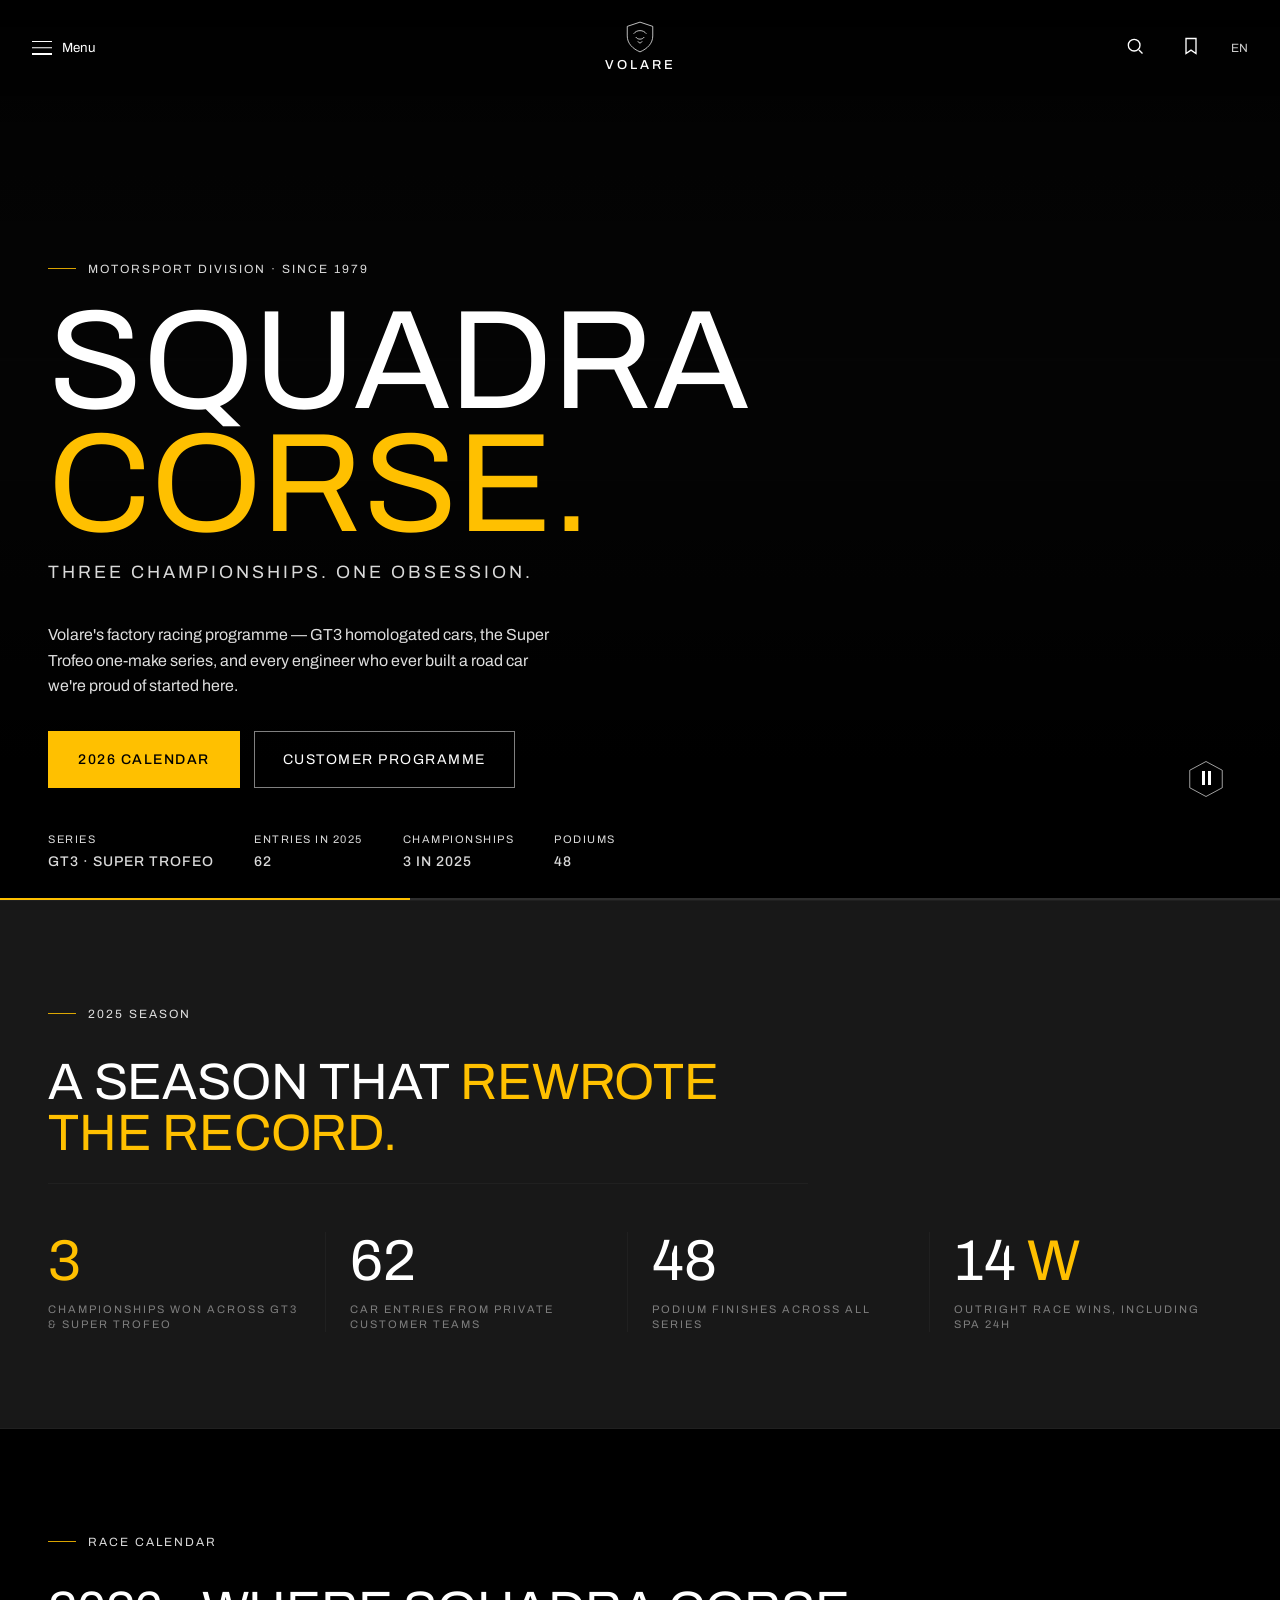
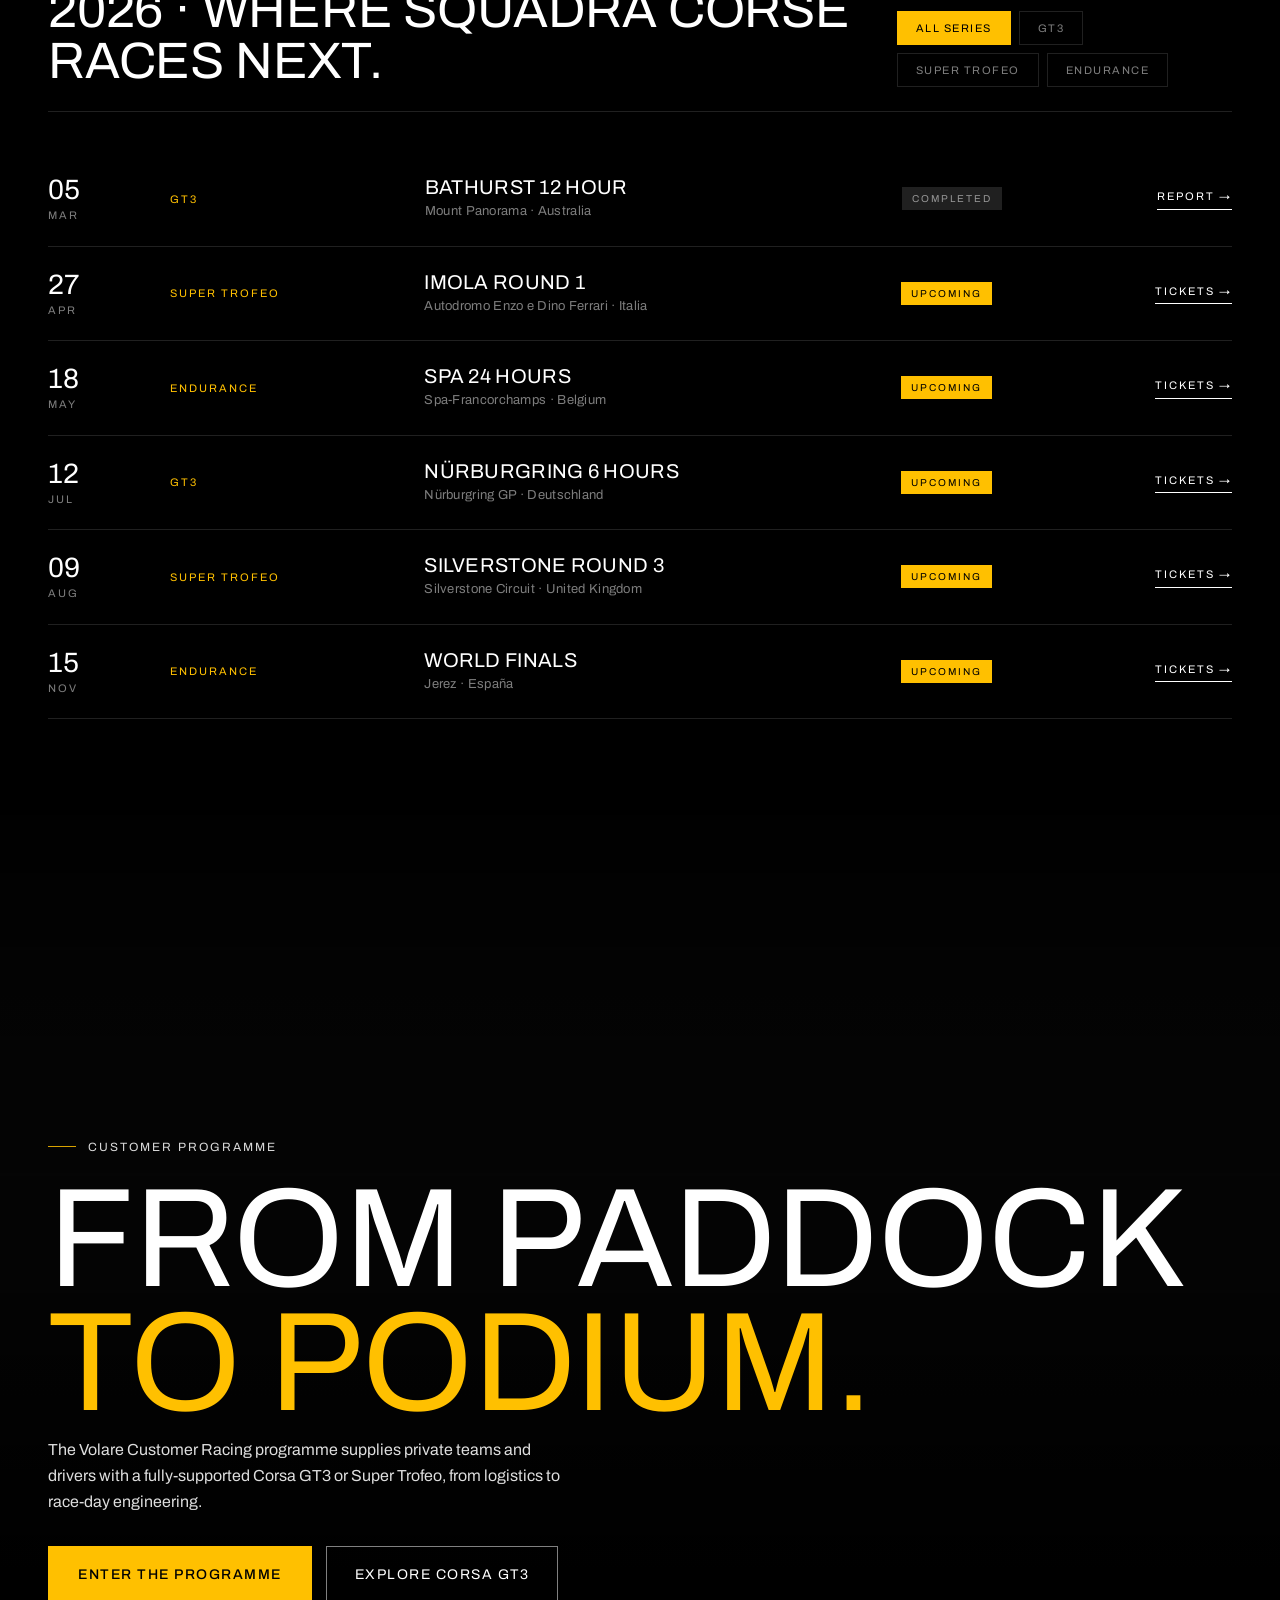
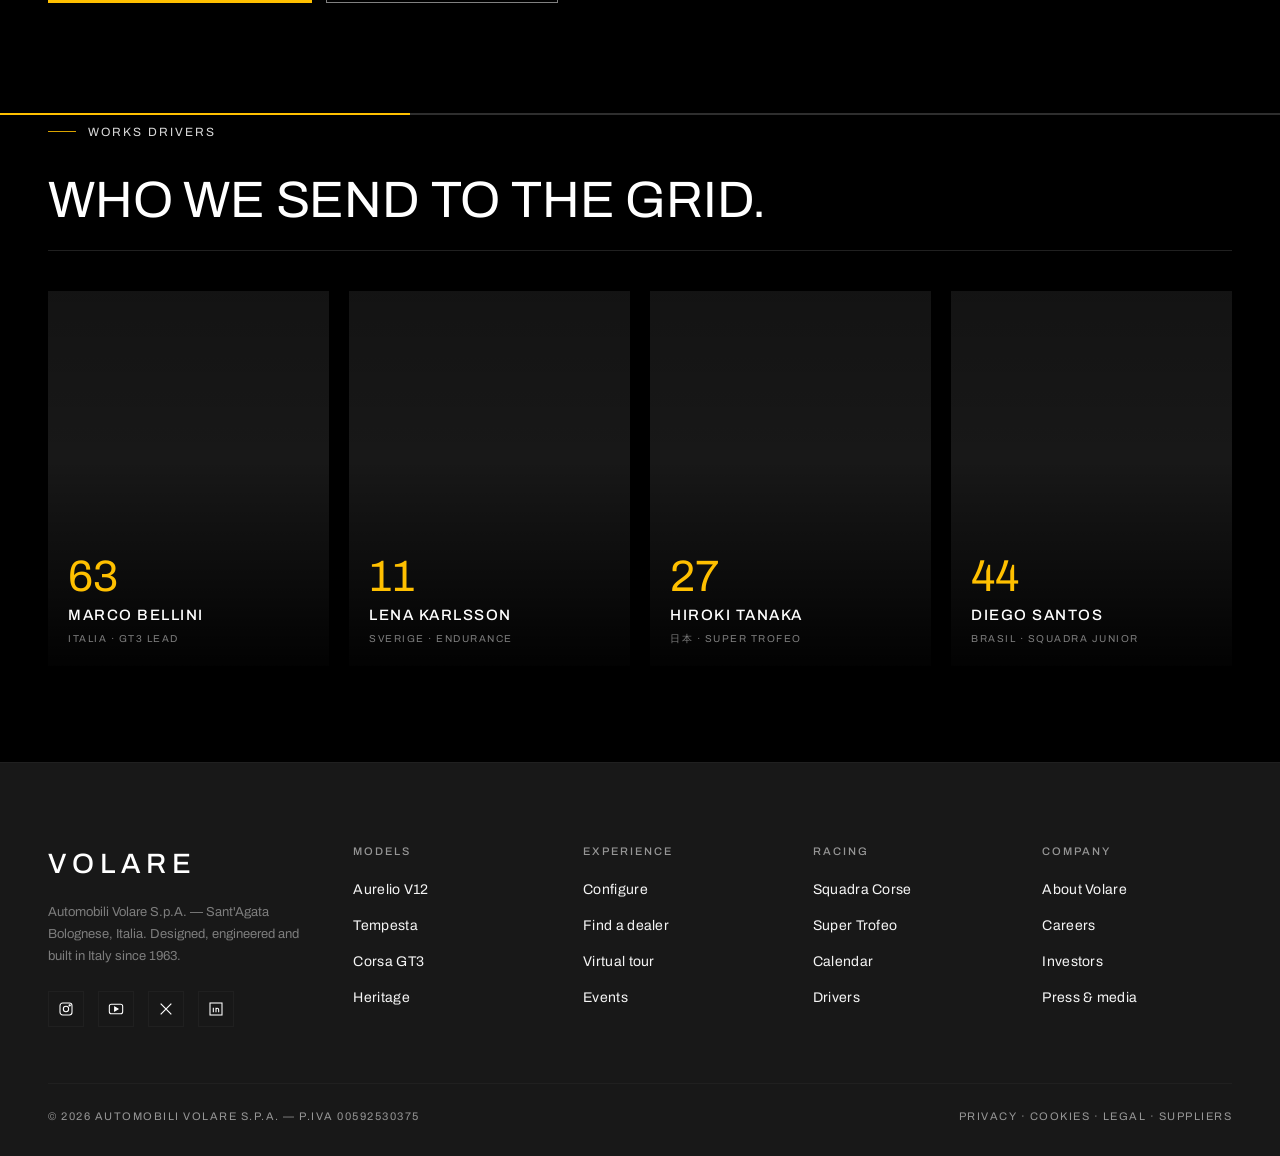
<file: volare/motorsport.html>
<!doctype html>
<html lang="en">
<head>
<meta charset="utf-8" />
<meta name="viewport" content="width=device-width,initial-scale=1" />
<title>Squadra Corse — Automobili Volare</title>
<meta name="description" content="Volare's motorsport division — GT3, Super Trofeo, and the road-racing programme." />
<link rel="preconnect" href="https://fonts.googleapis.com">
<link rel="preconnect" href="https://fonts.gstatic.com" crossorigin>
<link href="https://fonts.googleapis.com/css2?family=Archivo:wght@300;400;500;600;700;800&display=swap" rel="stylesheet">
<link rel="stylesheet" href="common.css" />
<style>
  /* Hero specifics */
  .scene--corse .scene-bg {
    background-image:
      linear-gradient(180deg, rgba(0,0,0,0.35), rgba(0,0,0,0) 40%, rgba(0,0,0,0.9) 100%),
      url("https://images.unsplash.com/photo-1492144534655-ae79c964c9d7?auto=format&fit=crop&w=2600&q=85");
  }
  .scene--paddock .scene-bg {
    background-image:
      linear-gradient(180deg, rgba(0,0,0,0.4), rgba(0,0,0,0) 40%, rgba(0,0,0,0.92) 100%),
      url("https://images.unsplash.com/photo-1618843479313-40f8afb4b4d8?auto=format&fit=crop&w=2600&q=85");
  }

  /* Season stats */
  .corse-stats {
    background: var(--iron);
    padding: 96px 48px;
    border-top: 1px solid var(--charcoal);
    border-bottom: 1px solid var(--charcoal);
  }
  .corse-stats-inner { max-width: 1440px; margin: 0 auto; }
  .corse-stats-head { margin-bottom: 48px; padding-bottom: 24px; border-bottom: 1px solid var(--charcoal); max-width: 760px; }
  .corse-stats-head h2 {
    font-family: var(--font); font-weight: 400;
    font-size: clamp(32px, 4vw, 56px);
    line-height: 1.0; letter-spacing: -0.2px;
    text-transform: uppercase;
    margin: 12px 0 0;
  }
  .corse-stats-head h2 em { font-style: normal; color: var(--gold); }
  .corse-stats-grid {
    display: grid; grid-template-columns: repeat(4, 1fr);
    gap: 24px;
  }
  .corse-stat { padding-right: 24px; border-right: 1px solid var(--charcoal); }
  .corse-stat:last-child { border-right: 0; }
  .corse-stat .n {
    font-family: var(--font); font-weight: 400;
    font-size: clamp(40px, 4.5vw, 72px);
    line-height: 1; letter-spacing: -0.4px;
    text-transform: uppercase; color: var(--white);
    margin-bottom: 12px;
  }
  .corse-stat .n em { color: var(--gold); font-style: normal; font-weight: 400; }
  .corse-stat .l {
    font-size: 11px; letter-spacing: 2px;
    text-transform: uppercase; color: var(--ash);
    line-height: 1.4;
  }

  /* Calendar */
  .calendar { background: var(--black); padding: 96px 48px; }
  .calendar-inner { max-width: 1440px; margin: 0 auto; }
  .calendar-head {
    display: flex; align-items: flex-end; justify-content: space-between;
    padding-bottom: 24px; border-bottom: 1px solid var(--charcoal);
    margin-bottom: 40px; gap: 24px;
  }
  .calendar-head h2 {
    font-family: var(--font); font-weight: 400;
    font-size: clamp(32px, 4vw, 56px);
    line-height: 1.0; letter-spacing: -0.2px;
    text-transform: uppercase;
    margin: 12px 0 0;
  }
  .filter-pills { display: flex; gap: 8px; flex-wrap: wrap; }
  .filter-pills button {
    background: transparent; border: 1px solid var(--charcoal);
    color: var(--ash);
    padding: 10px 18px;
    font-family: inherit; font-size: 11px;
    letter-spacing: 1.5px; text-transform: uppercase;
    cursor: pointer; border-radius: 0;
    transition: color .15s ease, border-color .15s ease;
  }
  .filter-pills button.active {
    background: var(--gold); color: var(--black); border-color: var(--gold);
  }
  .filter-pills button:hover:not(.active) { color: var(--white); border-color: var(--white); }

  .race-list { display: flex; flex-direction: column; }
  .race {
    display: grid;
    grid-template-columns: 90px 1fr 2fr 1fr auto;
    gap: 32px; align-items: center;
    padding: 24px 0;
    border-bottom: 1px solid var(--charcoal);
    transition: background .2s ease, padding .2s ease;
  }
  .race:hover { background: var(--iron); padding-left: 12px; padding-right: 12px; }
  .race .date {
    font-family: var(--font); font-weight: 400;
    font-size: 28px; line-height: 1; letter-spacing: -0.2px;
    text-transform: uppercase;
    color: var(--white);
  }
  .race .date em {
    font-size: 11px; letter-spacing: 2px;
    color: var(--ash); font-weight: 400;
    font-style: normal; display: block; margin-top: 6px;
  }
  .race .series {
    font-size: 11px; letter-spacing: 2px;
    text-transform: uppercase; color: var(--gold);
  }
  .race h3 {
    font-family: var(--font); font-weight: 400;
    font-size: 20px; letter-spacing: 0.3px;
    text-transform: uppercase; margin: 0;
    line-height: 1.1;
  }
  .race .circuit {
    font-size: 13px; letter-spacing: 0.3px;
    color: var(--ash); margin-top: 4px;
  }
  .race .status {
    font-size: 10px; letter-spacing: 2px;
    text-transform: uppercase;
    padding: 4px 10px;
    background: var(--steel); color: var(--black);
    justify-self: start;
  }
  .race .status.upcoming { background: var(--gold); }
  .race .status.past { background: var(--charcoal); color: var(--steel); }
  .race .cta {
    font-size: 11px; letter-spacing: 2px;
    text-transform: uppercase;
    color: var(--white);
    border-bottom: 1px solid var(--white);
    padding-bottom: 4px;
  }
  .race .cta:hover { color: var(--gold); border-bottom-color: var(--gold); }

  /* Drivers */
  .drivers { background: var(--black); padding: 0 48px 96px; }
  .drivers-inner { max-width: 1440px; margin: 0 auto; }
  .drivers-head {
    padding-bottom: 24px; border-bottom: 1px solid var(--charcoal);
    margin-bottom: 40px;
  }
  .drivers-head h2 {
    font-family: var(--font); font-weight: 400;
    font-size: clamp(32px, 4vw, 56px);
    line-height: 1.0; letter-spacing: -0.2px;
    text-transform: uppercase;
    margin: 12px 0 0;
  }
  .driver-grid {
    display: grid; grid-template-columns: repeat(4, 1fr);
    gap: 20px;
  }
  .driver {
    position: relative;
    aspect-ratio: 3/4;
    background: var(--iron);
    overflow: hidden;
  }
  .driver .img {
    position: absolute; inset: 0;
    background-size: cover; background-position: center;
    filter: grayscale(0.3) brightness(0.85);
    transition: transform .6s ease, filter .6s ease;
  }
  .driver:hover .img { transform: scale(1.04); filter: grayscale(0) brightness(1); }
  .driver::after {
    content: ""; position: absolute; inset: 0;
    background: linear-gradient(180deg, rgba(0,0,0,0.2) 0%, rgba(0,0,0,0) 45%, rgba(0,0,0,0.9) 100%);
  }
  .driver-meta {
    position: absolute; z-index: 2;
    bottom: 20px; left: 20px; right: 20px;
    color: var(--white);
  }
  .driver-meta .num {
    font-family: var(--font); font-weight: 400;
    font-size: 44px; line-height: 1; letter-spacing: -0.5px;
    color: var(--gold);
    margin-bottom: 6px;
  }
  .driver-meta .name {
    font-size: 15px; letter-spacing: 1.5px;
    text-transform: uppercase; font-weight: 500;
    margin-bottom: 4px;
  }
  .driver-meta .country {
    font-size: 10px; letter-spacing: 1.5px;
    text-transform: uppercase; color: var(--ash);
  }
  .driver--1 .img { background-image: url("https://images.unsplash.com/photo-1555215695-3004980ad54e?auto=format&fit=crop&w=1200&q=85"); }
  .driver--2 .img { background-image: url("https://images.unsplash.com/photo-1544636331-e26879cd4d9b?auto=format&fit=crop&w=1200&q=85"); }
  .driver--3 .img { background-image: url("https://images.unsplash.com/photo-1552519507-da3b142c6e3d?auto=format&fit=crop&w=1200&q=85"); }
  .driver--4 .img { background-image: url("https://images.unsplash.com/photo-1617469767053-d3b523a0b982?auto=format&fit=crop&w=1200&q=85"); }

  @media (max-width: 1024px) {
    .corse-stats-grid { grid-template-columns: repeat(2, 1fr); }
    .corse-stat { border-right: 0; border-bottom: 1px solid var(--charcoal); padding: 20px 0; }
    .race { grid-template-columns: 72px 1fr 1fr; gap: 20px; }
    .race .status, .race .cta { grid-column: span 3; justify-self: start; padding-top: 4px; }
    .driver-grid { grid-template-columns: repeat(2, 1fr); }
  }
  @media (max-width: 720px) {
    .corse-stats, .calendar, .drivers { padding-left: 20px; padding-right: 20px; }
    .corse-stats, .calendar { padding-top: 64px; padding-bottom: 64px; }
    .corse-stats-grid { grid-template-columns: 1fr 1fr; gap: 20px; }
    .calendar-head { flex-direction: column; align-items: flex-start; }
    .race { grid-template-columns: 72px 1fr; }
    .race .circuit, .race .status, .race .cta { grid-column: span 2; }
    .driver-grid { grid-template-columns: 1fr 1fr; }
  }
</style>
</head>
<body>

<header class="nav">
  <div class="nav-left">
    <button class="menu-btn" aria-label="Open menu" data-menu-open>
      <span class="bars" aria-hidden="true"><span></span></span>
      <span class="menu-label">Menu</span>
    </button>
  </div>
  <a href="index.html" class="brand-bull" aria-label="Volare home">
    <svg viewBox="0 0 64 64" fill="none" stroke="currentColor" stroke-width="1.4" aria-hidden="true">
      <path d="M32 4l24 8v18c0 14-10 24-24 30C18 54 8 44 8 30V12l24-8z"/>
      <path d="M20 26c3-4 7-6 12-6s9 2 12 6M24 32c2 3 5 4 8 4s6-1 8-4M28 40c1 2 2 3 4 3s3-1 4-3" />
    </svg>
    <span class="brand-wordmark">Volare</span>
  </a>
  <div class="nav-right">
    <button aria-label="Search"><svg class="nav-icon" viewBox="0 0 24 24" fill="none" stroke="currentColor" stroke-width="1.6"><circle cx="11" cy="11" r="7"/><path d="M21 21l-4.3-4.3"/></svg></button>
    <button aria-label="Bookmarks"><svg class="nav-icon" viewBox="0 0 24 24" fill="none" stroke="currentColor" stroke-width="1.6"><path d="M6 3h12v18l-6-4-6 4z"/></svg></button>
    <span class="label" style="font-size:12px;opacity:0.8;">EN</span>
  </div>
</header>

<main id="top">

  <!-- Hero -->
  <section class="scene scene--corse">
    <div class="scene-bg" aria-hidden="true"></div>
    <div class="scene-inner">
      <p class="eyebrow">Motorsport division · Since 1979</p>
      <h1 class="display">Squadra <em>Corse.</em></h1>
      <p class="display-sub">Three championships. One obsession.</p>
      <p class="lede">Volare's factory racing programme — GT3 homologated cars, the Super Trofeo one-make series, and every engineer who ever built a road car we're proud of started here.</p>
      <div class="btn-row">
        <a href="#calendar" class="btn-gold">2026 calendar</a>
        <a href="contact.html" class="btn-ghost">Customer programme</a>
      </div>
    </div>
    <button class="hex" aria-label="Pause video"><svg viewBox="0 0 64 64"><polygon points="32,4 58,18 58,46 32,60 6,46 6,18" /></svg><span class="play"><i></i><i></i></span></button>
    <div class="data-rail">
      <div>Series<span>GT3 · Super Trofeo</span></div>
      <div>Entries in 2025<span>62</span></div>
      <div>Championships<span>3 in 2025</span></div>
      <div>Podiums<span>48</span></div>
    </div>
    <div class="progress" aria-hidden="true"></div>
  </section>

  <!-- Season stats -->
  <section class="corse-stats">
    <div class="corse-stats-inner">
      <div class="corse-stats-head">
        <p class="eyebrow">2025 season</p>
        <h2>A season that <em>rewrote the record.</em></h2>
      </div>
      <div class="corse-stats-grid">
        <div class="corse-stat"><div class="n"><em>3</em></div><div class="l">Championships won across GT3 &amp; Super Trofeo</div></div>
        <div class="corse-stat"><div class="n">62</div><div class="l">Car entries from private customer teams</div></div>
        <div class="corse-stat"><div class="n">48</div><div class="l">Podium finishes across all series</div></div>
        <div class="corse-stat"><div class="n">14 <em>w</em></div><div class="l">Outright race wins, including Spa 24h</div></div>
      </div>
    </div>
  </section>

  <!-- Calendar -->
  <section class="calendar" id="calendar">
    <div class="calendar-inner">
      <div class="calendar-head">
        <div>
          <p class="eyebrow">Race calendar</p>
          <h2>2026 · Where Squadra Corse races next.</h2>
        </div>
        <div class="filter-pills">
          <button class="active">All series</button>
          <button>GT3</button>
          <button>Super Trofeo</button>
          <button>Endurance</button>
        </div>
      </div>

      <div class="race-list">
        <article class="race">
          <div class="date">05<em>Mar</em></div>
          <div class="series">GT3</div>
          <div><h3>Bathurst 12 Hour</h3><div class="circuit">Mount Panorama · Australia</div></div>
          <span class="status past">Completed</span>
          <a href="#" class="cta">Report →</a>
        </article>
        <article class="race">
          <div class="date">27<em>Apr</em></div>
          <div class="series">Super Trofeo</div>
          <div><h3>Imola Round 1</h3><div class="circuit">Autodromo Enzo e Dino Ferrari · Italia</div></div>
          <span class="status upcoming">Upcoming</span>
          <a href="#" class="cta">Tickets →</a>
        </article>
        <article class="race">
          <div class="date">18<em>May</em></div>
          <div class="series">Endurance</div>
          <div><h3>Spa 24 Hours</h3><div class="circuit">Spa-Francorchamps · Belgium</div></div>
          <span class="status upcoming">Upcoming</span>
          <a href="#" class="cta">Tickets →</a>
        </article>
        <article class="race">
          <div class="date">12<em>Jul</em></div>
          <div class="series">GT3</div>
          <div><h3>Nürburgring 6 Hours</h3><div class="circuit">Nürburgring GP · Deutschland</div></div>
          <span class="status upcoming">Upcoming</span>
          <a href="#" class="cta">Tickets →</a>
        </article>
        <article class="race">
          <div class="date">09<em>Aug</em></div>
          <div class="series">Super Trofeo</div>
          <div><h3>Silverstone Round 3</h3><div class="circuit">Silverstone Circuit · United Kingdom</div></div>
          <span class="status upcoming">Upcoming</span>
          <a href="#" class="cta">Tickets →</a>
        </article>
        <article class="race">
          <div class="date">15<em>Nov</em></div>
          <div class="series">Endurance</div>
          <div><h3>World Finals</h3><div class="circuit">Jerez · España</div></div>
          <span class="status upcoming">Upcoming</span>
          <a href="#" class="cta">Tickets →</a>
        </article>
      </div>
    </div>
  </section>

  <!-- Paddock cinematic -->
  <section class="scene scene--paddock">
    <div class="scene-bg" aria-hidden="true"></div>
    <div class="scene-inner">
      <p class="eyebrow">Customer programme</p>
      <h2 class="display">From paddock <em>to podium.</em></h2>
      <p class="lede">The Volare Customer Racing programme supplies private teams and drivers with a fully-supported Corsa GT3 or Super Trofeo, from logistics to race-day engineering.</p>
      <div class="btn-row">
        <a href="contact.html" class="btn-gold">Enter the programme</a>
        <a href="models.html" class="btn-ghost">Explore Corsa GT3</a>
      </div>
    </div>
    <div class="progress" aria-hidden="true"></div>
  </section>

  <!-- Drivers -->
  <section class="drivers">
    <div class="drivers-inner">
      <div class="drivers-head">
        <p class="eyebrow">Works drivers</p>
        <h2>Who we send to the grid.</h2>
      </div>
      <div class="driver-grid">
        <article class="driver driver--1">
          <div class="img" aria-hidden="true"></div>
          <div class="driver-meta">
            <div class="num">63</div>
            <div class="name">Marco Bellini</div>
            <div class="country">Italia · GT3 lead</div>
          </div>
        </article>
        <article class="driver driver--2">
          <div class="img" aria-hidden="true"></div>
          <div class="driver-meta">
            <div class="num">11</div>
            <div class="name">Lena Karlsson</div>
            <div class="country">Sverige · Endurance</div>
          </div>
        </article>
        <article class="driver driver--3">
          <div class="img" aria-hidden="true"></div>
          <div class="driver-meta">
            <div class="num">27</div>
            <div class="name">Hiroki Tanaka</div>
            <div class="country">日本 · Super Trofeo</div>
          </div>
        </article>
        <article class="driver driver--4">
          <div class="img" aria-hidden="true"></div>
          <div class="driver-meta">
            <div class="num">44</div>
            <div class="name">Diego Santos</div>
            <div class="country">Brasil · Squadra Junior</div>
          </div>
        </article>
      </div>
    </div>
  </section>

</main>

<footer>
  <div class="footer-inner">
    <div class="footer-grid">
      <div class="footer-brand">
        <div class="wordmark">Volare</div>
        <p>Automobili Volare S.p.A. — Sant'Agata Bolognese, Italia. Designed, engineered and built in Italy since 1963.</p>
        <div class="socials">
          <a href="#" aria-label="Instagram"><svg viewBox="0 0 24 24" fill="none" stroke="currentColor" stroke-width="1.6"><rect x="3" y="3" width="18" height="18" rx="4"/><circle cx="12" cy="12" r="4"/><circle cx="17.5" cy="6.5" r="1" fill="currentColor"/></svg></a>
          <a href="#" aria-label="YouTube"><svg viewBox="0 0 24 24" fill="none" stroke="currentColor" stroke-width="1.6"><rect x="2" y="5" width="20" height="14" rx="3"/><path d="M10 9l5 3-5 3z" fill="currentColor"/></svg></a>
          <a href="#" aria-label="X"><svg viewBox="0 0 24 24" fill="none" stroke="currentColor" stroke-width="1.8"><path d="M4 4l16 16M20 4L4 20"/></svg></a>
          <a href="#" aria-label="LinkedIn"><svg viewBox="0 0 24 24" fill="none" stroke="currentColor" stroke-width="1.6"><rect x="3" y="3" width="18" height="18"/><path d="M8 10v7M8 7v.01M12 17v-4a2 2 0 114 0v4M12 10v7"/></svg></a>
        </div>
      </div>
      <div>
        <h5>Models</h5>
        <ul>
          <li><a href="models.html">Aurelio V12</a></li>
          <li><a href="models.html">Tempesta</a></li>
          <li><a href="models.html">Corsa GT3</a></li>
          <li><a href="#">Heritage</a></li>
        </ul>
      </div>
      <div>
        <h5>Experience</h5>
        <ul>
          <li><a href="#">Configure</a></li>
          <li><a href="#">Find a dealer</a></li>
          <li><a href="#">Virtual tour</a></li>
          <li><a href="#">Events</a></li>
        </ul>
      </div>
      <div>
        <h5>Racing</h5>
        <ul>
          <li><a href="motorsport.html">Squadra Corse</a></li>
          <li><a href="#">Super Trofeo</a></li>
          <li><a href="motorsport.html">Calendar</a></li>
          <li><a href="#">Drivers</a></li>
        </ul>
      </div>
      <div>
        <h5>Company</h5>
        <ul>
          <li><a href="#">About Volare</a></li>
          <li><a href="#">Careers</a></li>
          <li><a href="#">Investors</a></li>
          <li><a href="contact.html">Press &amp; media</a></li>
        </ul>
      </div>
    </div>
    <div class="footer-foot">
      <div>© 2026 Automobili Volare S.p.A. — P.IVA 00592530375</div>
      <div>Privacy · Cookies · Legal · Suppliers</div>
    </div>
  </div>
</footer>

<script src="menu.js"></script>

</body>
</html>
</file>
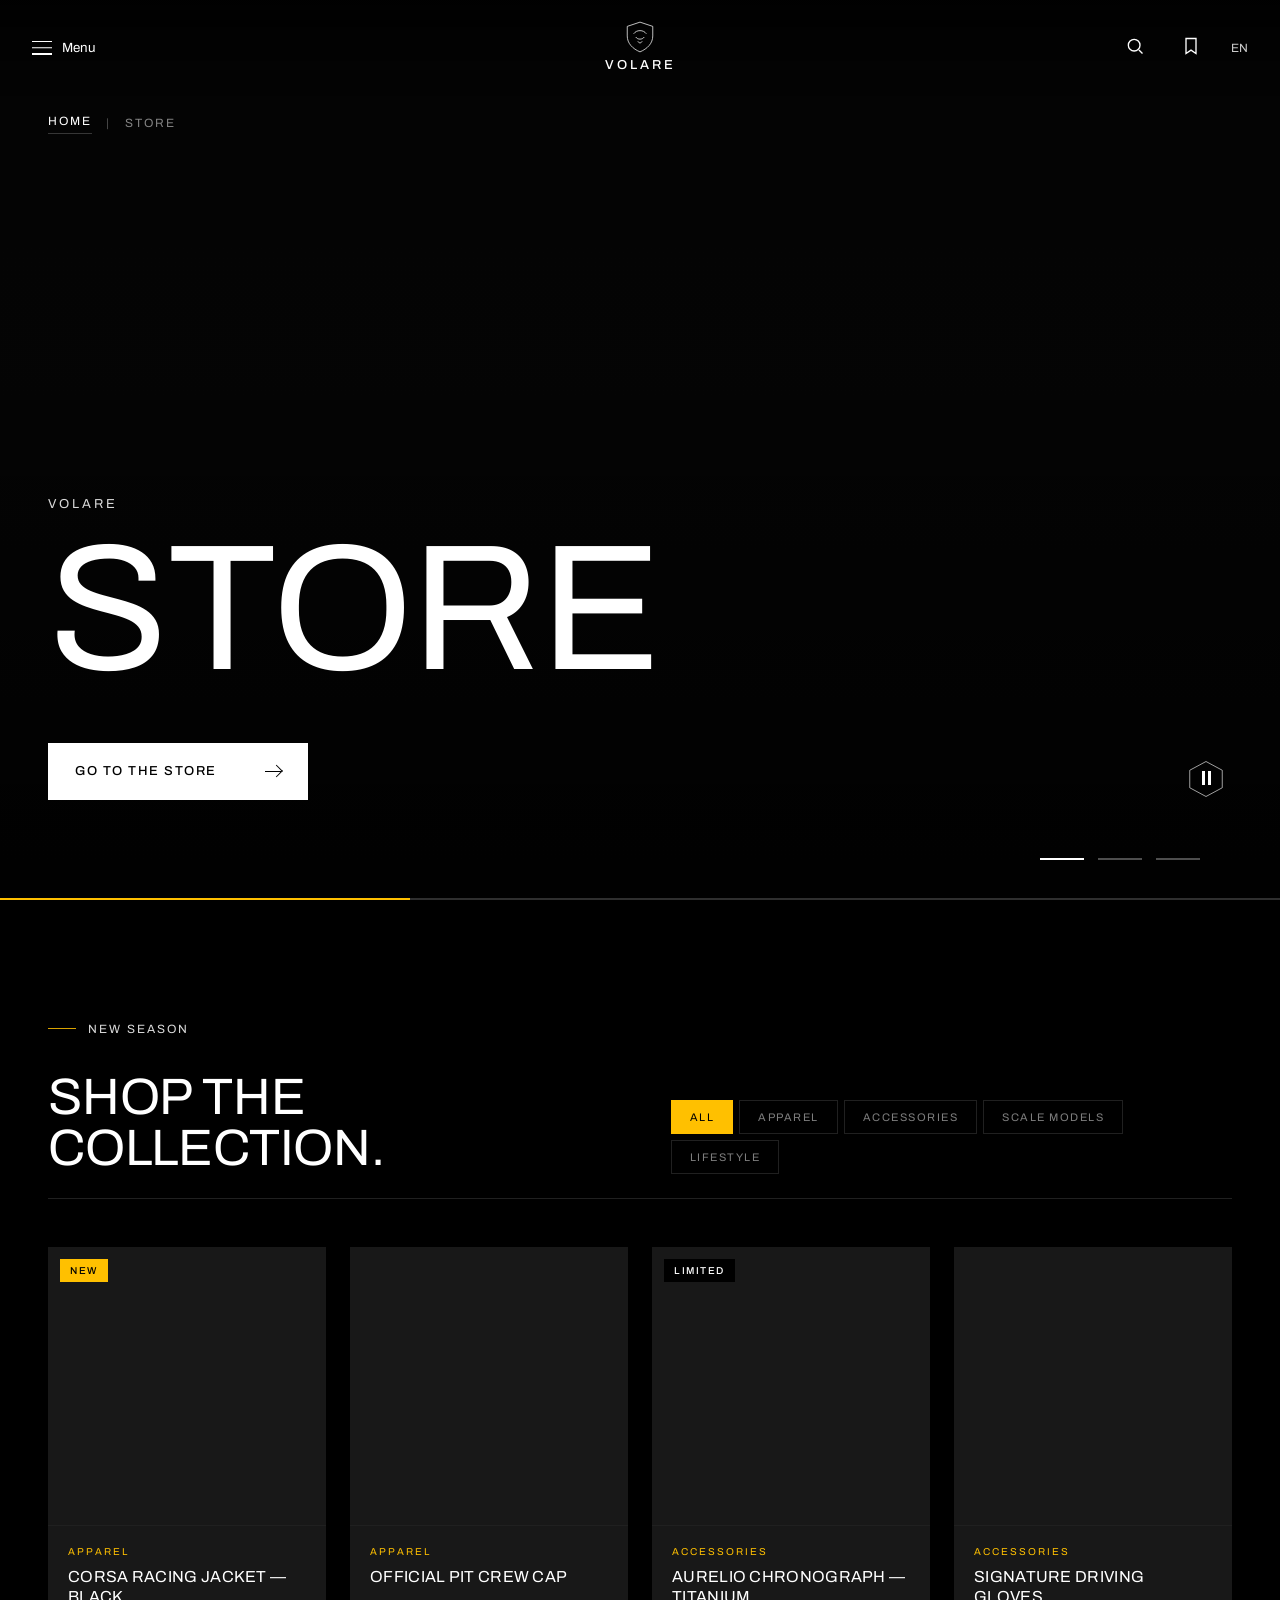
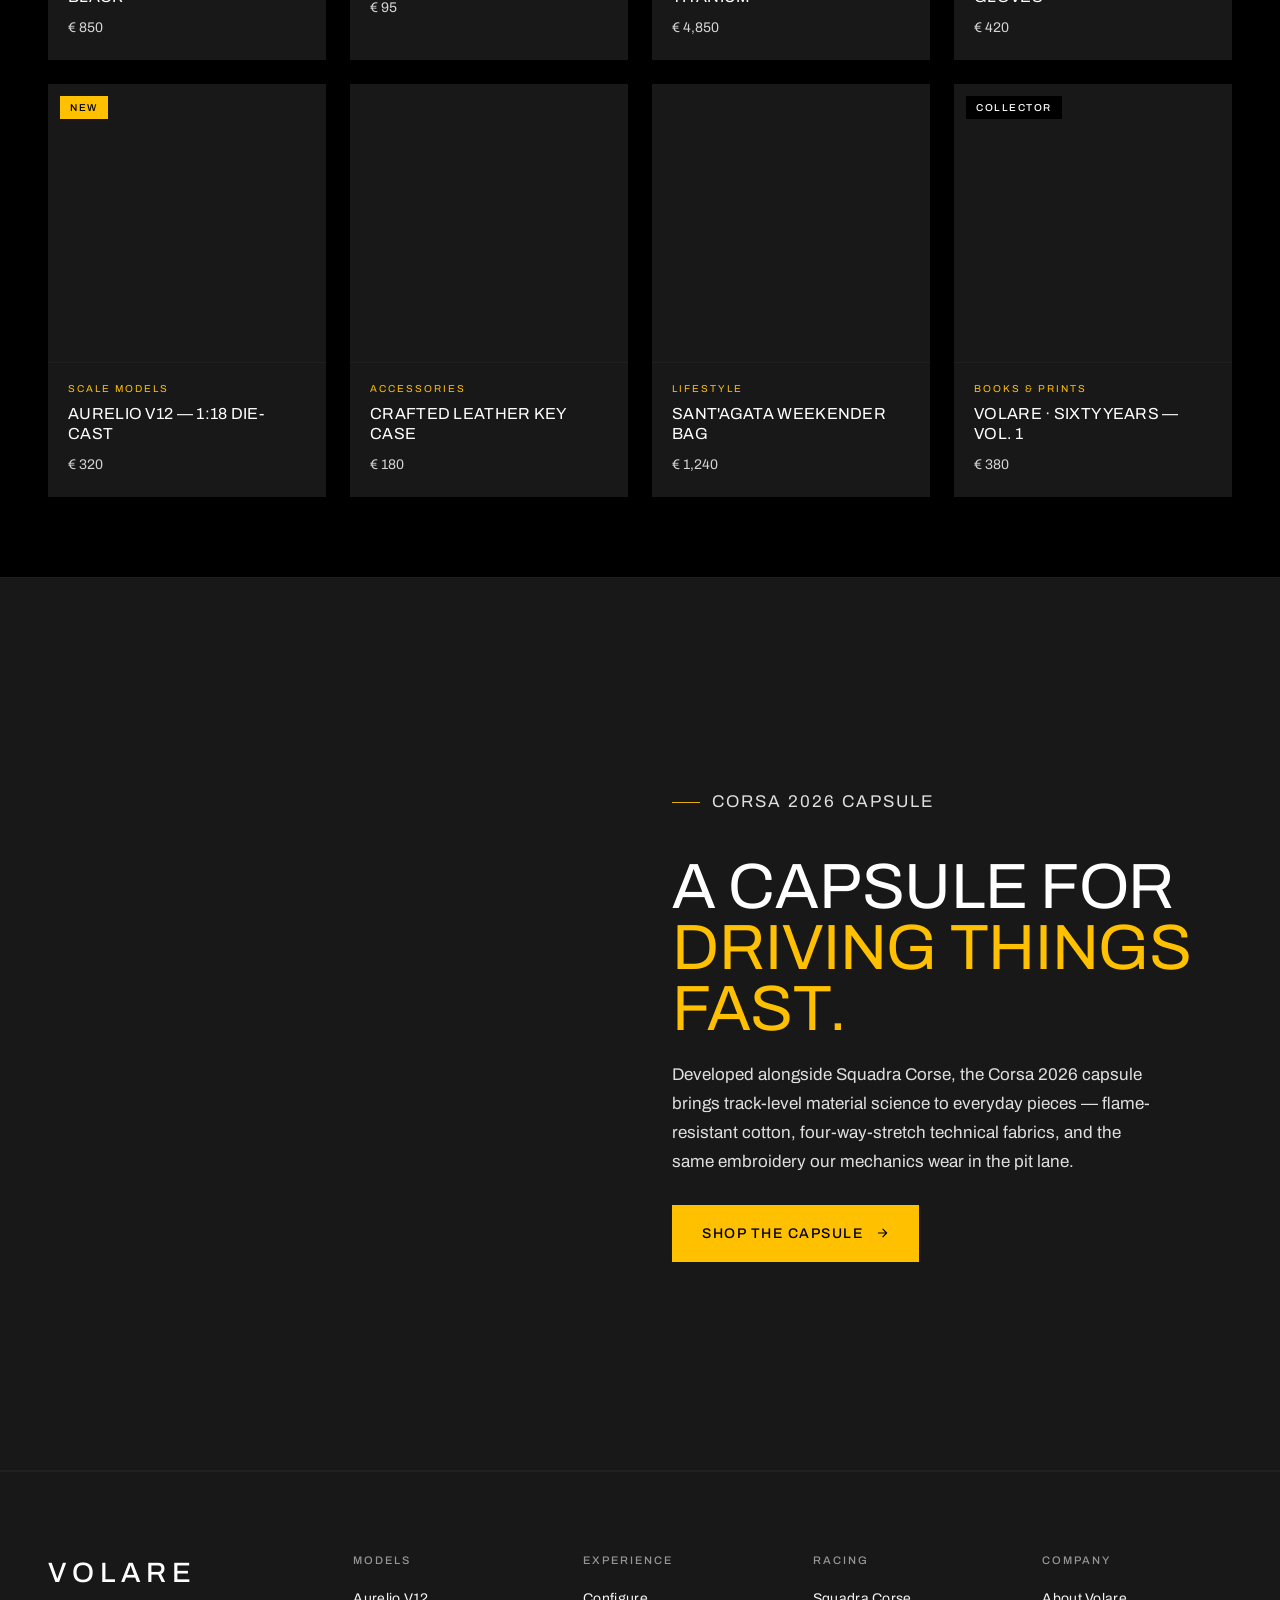
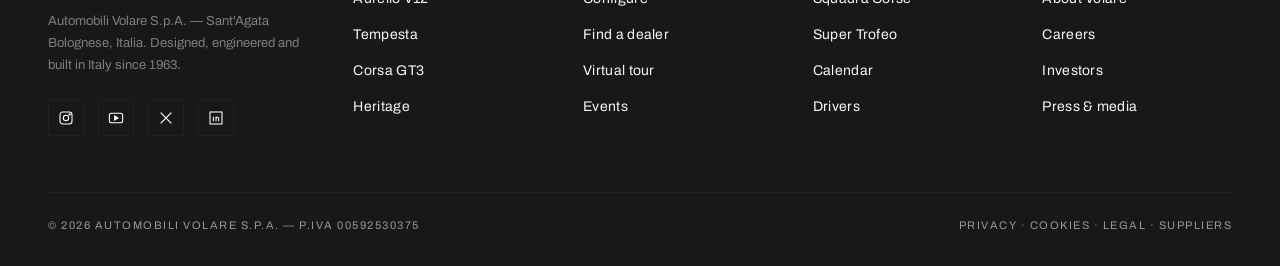
<file: volare/store.html>
<!doctype html>
<html lang="en">
<head>
<meta charset="utf-8" />
<meta name="viewport" content="width=device-width,initial-scale=1" />
<title>Store — Automobili Volare</title>
<meta name="description" content="Volare Store — apparel, accessories, scale models and lifestyle." />
<link rel="preconnect" href="https://fonts.googleapis.com">
<link rel="preconnect" href="https://fonts.gstatic.com" crossorigin>
<link href="https://fonts.googleapis.com/css2?family=Archivo:wght@300;400;500;600;700;800&display=swap" rel="stylesheet">
<link rel="stylesheet" href="common.css" />
<style>
  /* Hero */
  .store-hero {
    position: relative;
    min-height: 100vh;
    overflow: hidden;
    background-color: #050505;
    display: flex; align-items: flex-end;
  }
  .store-hero .bg {
    position: absolute; inset: 0;
    background-size: cover; background-position: center;
    animation: kenburns 20s ease-in-out infinite alternate;
    opacity: 0; transition: opacity .8s ease;
  }
  .store-hero .bg.active { opacity: 1; }
  .store-hero .bg--1 {
    background-image:
      linear-gradient(180deg, rgba(0,0,0,0.3) 0%, rgba(0,0,0,0.15) 40%, rgba(0,0,0,0.85) 100%),
      url("https://images.unsplash.com/photo-1507003211169-0a1dd7228f2d?auto=format&fit=crop&w=2600&q=85");
  }
  .store-hero .bg--2 {
    background-image:
      linear-gradient(180deg, rgba(0,0,0,0.3) 0%, rgba(0,0,0,0.15) 40%, rgba(0,0,0,0.85) 100%),
      url("https://images.unsplash.com/photo-1618843479313-40f8afb4b4d8?auto=format&fit=crop&w=2600&q=85");
  }
  .store-hero .bg--3 {
    background-image:
      linear-gradient(180deg, rgba(0,0,0,0.3) 0%, rgba(0,0,0,0.15) 40%, rgba(0,0,0,0.85) 100%),
      url("https://images.unsplash.com/photo-1580273916550-e323be2ae537?auto=format&fit=crop&w=2600&q=85");
  }
  .store-hero-inner {
    position: relative; z-index: 2;
    padding: 88px 48px 100px;
    width: 100%; max-width: 1440px; margin: 0 auto;
    display: flex; flex-direction: column; min-height: 100vh;
    justify-content: space-between;
  }
  .store-hero .breadcrumb { margin-top: 24px; }
  .store-hero .hero-body {
    display: flex; flex-direction: column; gap: 20px;
  }
  .store-hero .wordmark-small {
    font-size: 13px; letter-spacing: 3px;
    text-transform: uppercase;
    color: var(--white); opacity: 0.85;
    margin: 0;
  }
  .store-hero h1 {
    font-family: var(--font); font-weight: 400;
    font-size: clamp(72px, 14vw, 200px);
    line-height: 0.85; letter-spacing: -1.2px;
    text-transform: uppercase;
    margin: 0;
    color: var(--white);
  }
  .store-hero .btn-white { margin-top: 36px; align-self: flex-start; min-width: 260px; }

  /* Products section */
  .products {
    background: var(--black);
    padding: 112px 48px 80px;
  }
  .products-inner { max-width: 1440px; margin: 0 auto; }
  .products-head {
    display: flex; align-items: flex-end; justify-content: space-between;
    border-bottom: 1px solid var(--charcoal);
    padding-bottom: 24px; margin-bottom: 48px;
    gap: 24px;
  }
  .products-head h2 {
    font-family: var(--font); font-weight: 400;
    font-size: clamp(32px, 4vw, 56px);
    line-height: 1.0; letter-spacing: -0.2px;
    text-transform: uppercase;
    margin: 12px 0 0;
  }
  .cat-pills {
    display: flex; gap: 6px; flex-wrap: wrap;
  }
  .cat-pills button {
    background: transparent; border: 1px solid var(--charcoal);
    color: var(--ash);
    padding: 10px 18px;
    font-family: inherit; font-size: 11px;
    letter-spacing: 1.5px; text-transform: uppercase;
    cursor: pointer; border-radius: 0;
    transition: color .15s ease, border-color .15s ease, background .15s ease;
  }
  .cat-pills button.active { background: var(--gold); color: var(--black); border-color: var(--gold); }
  .cat-pills button:hover:not(.active) { color: var(--white); border-color: var(--white); }

  .product-grid {
    display: grid; grid-template-columns: repeat(4, 1fr);
    gap: 24px;
  }
  .product {
    position: relative;
    background: var(--iron);
    overflow: hidden;
    cursor: pointer;
  }
  .product-image {
    aspect-ratio: 1 / 1;
    background-size: cover; background-position: center;
    transition: transform .5s ease;
    filter: saturate(1.02);
  }
  .product:hover .product-image { transform: scale(1.04); }
  .product-body {
    padding: 18px 20px 22px;
    border-top: 1px solid var(--charcoal);
  }
  .product-cat {
    font-size: 10px; letter-spacing: 2px;
    text-transform: uppercase; color: var(--gold);
    margin-bottom: 8px;
  }
  .product-name {
    font-family: var(--font); font-weight: 400;
    font-size: 16px; letter-spacing: 0.3px;
    line-height: 1.25;
    margin: 0 0 10px;
    text-transform: uppercase;
  }
  .product-price {
    font-size: 14px; color: var(--smoke); opacity: 0.85;
  }
  .product-badge {
    position: absolute; top: 12px; left: 12px; z-index: 2;
    background: var(--gold); color: var(--black);
    padding: 4px 10px;
    font-size: 10px; letter-spacing: 1.5px;
    text-transform: uppercase; font-weight: 500;
  }
  .product-badge.black { background: var(--black); color: var(--white); }

  /* Product images */
  .p-1 .product-image { background-image: url("https://images.unsplash.com/photo-1551028719-00167b16eac5?auto=format&fit=crop&w=1200&q=85"); }
  .p-2 .product-image { background-image: url("https://images.unsplash.com/photo-1491637639811-60e2756cc1c7?auto=format&fit=crop&w=1200&q=85"); }
  .p-3 .product-image { background-image: url("https://images.unsplash.com/photo-1542291026-7eec264c27ff?auto=format&fit=crop&w=1200&q=85"); }
  .p-4 .product-image { background-image: url("https://images.unsplash.com/photo-1584917865442-de89df76afd3?auto=format&fit=crop&w=1200&q=85"); }
  .p-5 .product-image { background-image: url("https://images.unsplash.com/photo-1594498653385-d5172c532c00?auto=format&fit=crop&w=1200&q=85"); }
  .p-6 .product-image { background-image: url("https://images.unsplash.com/photo-1521572163474-6864f9cf17ab?auto=format&fit=crop&w=1200&q=85"); }
  .p-7 .product-image { background-image: url("https://images.unsplash.com/photo-1523275335684-37898b6baf30?auto=format&fit=crop&w=1200&q=85"); }
  .p-8 .product-image { background-image: url("https://images.unsplash.com/photo-1527856263669-12c3a0af2aa6?auto=format&fit=crop&w=1200&q=85"); }

  /* Collection strip */
  .collection {
    background: var(--iron);
    padding: 96px 48px;
    border-top: 1px solid var(--charcoal);
    border-bottom: 1px solid var(--charcoal);
  }
  .collection-wrap {
    max-width: 1440px; margin: 0 auto;
    display: grid; grid-template-columns: 1fr 1fr; gap: 64px;
    align-items: center;
  }
  .collection-image {
    aspect-ratio: 4 / 5;
    background: url("https://images.unsplash.com/photo-1593642702821-c8da6771f0c6?auto=format&fit=crop&w=1600&q=85") center/cover;
  }
  .collection-body h2 {
    font-family: var(--font); font-weight: 400;
    font-size: clamp(36px, 5vw, 72px);
    line-height: 0.95; letter-spacing: -0.3px;
    text-transform: uppercase;
    margin: 12px 0 22px;
  }
  .collection-body h2 em { font-style: normal; color: var(--gold); }
  .collection-body p {
    font-size: 17px; line-height: 1.7;
    color: var(--smoke); opacity: 0.9;
    margin: 0 0 28px;
    max-width: 480px;
  }

  @media (max-width: 1024px) {
    .product-grid { grid-template-columns: repeat(2, 1fr); }
    .collection-wrap { grid-template-columns: 1fr; gap: 32px; }
    .collection-image { aspect-ratio: 16 / 10; }
  }
  @media (max-width: 720px) {
    .store-hero-inner { padding: 72px 20px 84px; }
    .products { padding: 64px 20px; }
    .products-head { flex-direction: column; align-items: flex-start; }
    .product-grid { grid-template-columns: 1fr 1fr; gap: 14px; }
    .collection { padding: 56px 20px; }
  }
</style>
</head>
<body>

<header class="nav">
  <div class="nav-left">
    <button class="menu-btn" aria-label="Open menu" data-menu-open>
      <span class="bars" aria-hidden="true"><span></span></span>
      <span class="menu-label">Menu</span>
    </button>
  </div>
  <a href="index.html" class="brand-bull" aria-label="Volare home">
    <svg viewBox="0 0 64 64" fill="none" stroke="currentColor" stroke-width="1.4" aria-hidden="true">
      <path d="M32 4l24 8v18c0 14-10 24-24 30C18 54 8 44 8 30V12l24-8z"/>
      <path d="M20 26c3-4 7-6 12-6s9 2 12 6M24 32c2 3 5 4 8 4s6-1 8-4M28 40c1 2 2 3 4 3s3-1 4-3" />
    </svg>
    <span class="brand-wordmark">Volare</span>
  </a>
  <div class="nav-right">
    <button aria-label="Search"><svg class="nav-icon" viewBox="0 0 24 24" fill="none" stroke="currentColor" stroke-width="1.6"><circle cx="11" cy="11" r="7"/><path d="M21 21l-4.3-4.3"/></svg></button>
    <button aria-label="Bookmarks"><svg class="nav-icon" viewBox="0 0 24 24" fill="none" stroke="currentColor" stroke-width="1.6"><path d="M6 3h12v18l-6-4-6 4z"/></svg></button>
    <span class="label" style="font-size:12px;opacity:0.8;">EN</span>
  </div>
</header>

<main id="top">

  <!-- Hero carousel -->
  <section class="store-hero">
    <div class="bg bg--1 active" aria-hidden="true"></div>
    <div class="bg bg--2" aria-hidden="true"></div>
    <div class="bg bg--3" aria-hidden="true"></div>
    <div class="store-hero-inner">
      <nav class="breadcrumb" aria-label="Breadcrumb">
        <a href="index.html">Home</a>
        <span class="sep">|</span>
        <span class="current">Store</span>
      </nav>
      <div class="hero-body">
        <p class="wordmark-small">Volare</p>
        <h1>Store</h1>
        <a href="#products" class="btn-white">Go to the store <span class="arrow-right"></span></a>
      </div>
    </div>
    <div class="slide-indicators" role="tablist" aria-label="Hero carousel">
      <button class="dash active" aria-label="Slide 1" data-slide="0"></button>
      <button class="dash" aria-label="Slide 2" data-slide="1"></button>
      <button class="dash" aria-label="Slide 3" data-slide="2"></button>
    </div>
    <button class="hex" aria-label="Pause carousel" id="heroPause">
      <svg viewBox="0 0 64 64"><polygon points="32,4 58,18 58,46 32,60 6,46 6,18" /></svg>
      <span class="play"><i></i><i></i></span>
    </button>
    <div class="progress" aria-hidden="true"></div>
  </section>

  <!-- Products -->
  <section class="products" id="products">
    <div class="products-inner">
      <div class="products-head">
        <div>
          <p class="eyebrow">New season</p>
          <h2>Shop the collection.</h2>
        </div>
        <div class="cat-pills" role="tablist">
          <button class="active">All</button>
          <button>Apparel</button>
          <button>Accessories</button>
          <button>Scale models</button>
          <button>Lifestyle</button>
        </div>
      </div>

      <div class="product-grid">
        <article class="product p-1">
          <span class="product-badge">New</span>
          <div class="product-image" role="img" aria-label="Volare racing jacket"></div>
          <div class="product-body">
            <div class="product-cat">Apparel</div>
            <h3 class="product-name">Corsa Racing Jacket — Black</h3>
            <div class="product-price">€ 850</div>
          </div>
        </article>
        <article class="product p-2">
          <div class="product-image" role="img" aria-label="Volare leather cap"></div>
          <div class="product-body">
            <div class="product-cat">Apparel</div>
            <h3 class="product-name">Official Pit Crew Cap</h3>
            <div class="product-price">€ 95</div>
          </div>
        </article>
        <article class="product p-3">
          <span class="product-badge black">Limited</span>
          <div class="product-image" role="img" aria-label="Volare watch"></div>
          <div class="product-body">
            <div class="product-cat">Accessories</div>
            <h3 class="product-name">Aurelio Chronograph — Titanium</h3>
            <div class="product-price">€ 4,850</div>
          </div>
        </article>
        <article class="product p-4">
          <div class="product-image" role="img" aria-label="Volare leather driving gloves"></div>
          <div class="product-body">
            <div class="product-cat">Accessories</div>
            <h3 class="product-name">Signature Driving Gloves</h3>
            <div class="product-price">€ 420</div>
          </div>
        </article>
        <article class="product p-5">
          <span class="product-badge">New</span>
          <div class="product-image" role="img" aria-label="Aurelio scale model 1:18"></div>
          <div class="product-body">
            <div class="product-cat">Scale models</div>
            <h3 class="product-name">Aurelio V12 — 1:18 Die-Cast</h3>
            <div class="product-price">€ 320</div>
          </div>
        </article>
        <article class="product p-6">
          <div class="product-image" role="img" aria-label="Volare key fob"></div>
          <div class="product-body">
            <div class="product-cat">Accessories</div>
            <h3 class="product-name">Crafted Leather Key Case</h3>
            <div class="product-price">€ 180</div>
          </div>
        </article>
        <article class="product p-7">
          <div class="product-image" role="img" aria-label="Volare weekender bag"></div>
          <div class="product-body">
            <div class="product-cat">Lifestyle</div>
            <h3 class="product-name">Sant'Agata Weekender Bag</h3>
            <div class="product-price">€ 1,240</div>
          </div>
        </article>
        <article class="product p-8">
          <span class="product-badge black">Collector</span>
          <div class="product-image" role="img" aria-label="Volare book"></div>
          <div class="product-body">
            <div class="product-cat">Books &amp; prints</div>
            <h3 class="product-name">Volare · Sixty Years — Vol. 1</h3>
            <div class="product-price">€ 380</div>
          </div>
        </article>
      </div>
    </div>
  </section>

  <!-- Collection strip -->
  <section class="collection">
    <div class="collection-wrap">
      <div class="collection-image" role="img" aria-label="Volare apparel"></div>
      <div class="collection-body">
        <p class="eyebrow">Corsa 2026 capsule</p>
        <h2>A capsule for <em>driving things fast.</em></h2>
        <p>Developed alongside Squadra Corse, the Corsa 2026 capsule brings track-level material science to everyday pieces — flame-resistant cotton, four-way-stretch technical fabrics, and the same embroidery our mechanics wear in the pit lane.</p>
        <a href="#products" class="btn-gold">Shop the capsule
          <svg viewBox="0 0 24 24" fill="none" stroke="currentColor" stroke-width="2"><path d="M5 12h14M13 5l7 7-7 7"/></svg>
        </a>
      </div>
    </div>
  </section>

</main>

<footer>
  <div class="footer-inner">
    <div class="footer-grid">
      <div class="footer-brand">
        <div class="wordmark">Volare</div>
        <p>Automobili Volare S.p.A. — Sant'Agata Bolognese, Italia. Designed, engineered and built in Italy since 1963.</p>
        <div class="socials">
          <a href="#" aria-label="Instagram"><svg viewBox="0 0 24 24" fill="none" stroke="currentColor" stroke-width="1.6"><rect x="3" y="3" width="18" height="18" rx="4"/><circle cx="12" cy="12" r="4"/><circle cx="17.5" cy="6.5" r="1" fill="currentColor"/></svg></a>
          <a href="#" aria-label="YouTube"><svg viewBox="0 0 24 24" fill="none" stroke="currentColor" stroke-width="1.6"><rect x="2" y="5" width="20" height="14" rx="3"/><path d="M10 9l5 3-5 3z" fill="currentColor"/></svg></a>
          <a href="#" aria-label="X"><svg viewBox="0 0 24 24" fill="none" stroke="currentColor" stroke-width="1.8"><path d="M4 4l16 16M20 4L4 20"/></svg></a>
          <a href="#" aria-label="LinkedIn"><svg viewBox="0 0 24 24" fill="none" stroke="currentColor" stroke-width="1.6"><rect x="3" y="3" width="18" height="18"/><path d="M8 10v7M8 7v.01M12 17v-4a2 2 0 114 0v4M12 10v7"/></svg></a>
        </div>
      </div>
      <div><h5>Models</h5><ul><li><a href="models.html">Aurelio V12</a></li><li><a href="models.html">Tempesta</a></li><li><a href="models.html">Corsa GT3</a></li><li><a href="#">Heritage</a></li></ul></div>
      <div><h5>Experience</h5><ul><li><a href="#">Configure</a></li><li><a href="#">Find a dealer</a></li><li><a href="#">Virtual tour</a></li><li><a href="#">Events</a></li></ul></div>
      <div><h5>Racing</h5><ul><li><a href="motorsport.html">Squadra Corse</a></li><li><a href="#">Super Trofeo</a></li><li><a href="motorsport.html">Calendar</a></li><li><a href="#">Drivers</a></li></ul></div>
      <div><h5>Company</h5><ul><li><a href="#">About Volare</a></li><li><a href="#">Careers</a></li><li><a href="#">Investors</a></li><li><a href="contact.html">Press &amp; media</a></li></ul></div>
    </div>
    <div class="footer-foot">
      <div>© 2026 Automobili Volare S.p.A. — P.IVA 00592530375</div>
      <div>Privacy · Cookies · Legal · Suppliers</div>
    </div>
  </div>
</footer>

<script>
  // Hero carousel
  (function() {
    const slides = document.querySelectorAll('.store-hero .bg');
    const dots = document.querySelectorAll('.slide-indicators .dash');
    const pauseBtn = document.getElementById('heroPause');
    let i = 0, timer, paused = false;
    function show(n) {
      i = (n + slides.length) % slides.length;
      slides.forEach((s, idx) => s.classList.toggle('active', idx === i));
      dots.forEach((d, idx) => d.classList.toggle('active', idx === i));
    }
    function start() { if (!timer) timer = setInterval(() => show(i + 1), 5500); }
    function stop() { clearInterval(timer); timer = null; }
    dots.forEach((d, idx) => d.addEventListener('click', () => { show(idx); stop(); if (!paused) start(); }));
    pauseBtn && pauseBtn.addEventListener('click', () => {
      paused = !paused;
      if (paused) stop(); else start();
      pauseBtn.style.opacity = paused ? '0.5' : '1';
    });
    start();
  })();

  // Category pills (visual)
  (function() {
    const pills = document.querySelectorAll('.cat-pills button');
    pills.forEach(p => p.addEventListener('click', () => {
      pills.forEach(x => x.classList.toggle('active', x === p));
    }));
  })();
</script>

<script src="menu.js"></script>

</body>
</html>
</file>
<file: tessera/common.css>
/* Tessera — shared stylesheet across index, docs, pricing, signin.
   Monochrome per DESIGN.md. Binary radius: 12px containers, 9999px pills. Zero shadows. */

:root {
  /* Light (default) */
  --bg: #ffffff;
  --bg-elev: #fafafa;
  --bg-soft: #f5f5f5;
  --bg-solid: #e5e5e5;
  --text: #000000;
  --text-2: #262626;
  --text-3: #404040;
  --text-muted: #737373;
  --text-faint: #a3a3a3;
  --border: #e5e5e5;
  --border-strong: #d4d4d4;
  --btn-gray-bg: #e5e5e5;
  --btn-gray-bg-hover: #d4d4d4;
  --btn-gray-text: #262626;
  --btn-primary-bg: #000000;
  --btn-primary-bg-hover: #262626;
  --btn-primary-text: #ffffff;
  --btn-outline-text: #404040;
  --btn-outline-border: #d4d4d4;
  --btn-outline-bg: #ffffff;
  --btn-outline-bg-hover: #fafafa;
  --nav-bg: rgba(255, 255, 255, 0.82);
  --nav-border: #e5e5e5;
  --ring: rgba(59, 130, 246, 0.5);

  --font-display: 'SF Pro Rounded', -apple-system, BlinkMacSystemFont, system-ui, ui-sans-serif, sans-serif;
  --font: ui-sans-serif, system-ui, -apple-system, 'Helvetica Neue', Arial, sans-serif;
  --mono: ui-monospace, SFMono-Regular, Menlo, Monaco, Consolas, 'Liberation Mono', 'Courier New', monospace;
}

body.dark {
  --bg: #000000;
  --bg-elev: #0a0a0a;
  --bg-soft: #171717;
  --bg-solid: #262626;
  --text: #fafafa;
  --text-2: #e5e5e5;
  --text-3: #d4d4d4;
  --text-muted: #a3a3a3;
  --text-faint: #737373;
  --border: #262626;
  --border-strong: #404040;
  --btn-gray-bg: #262626;
  --btn-gray-bg-hover: #404040;
  --btn-gray-text: #fafafa;
  --btn-primary-bg: #fafafa;
  --btn-primary-bg-hover: #ffffff;
  --btn-primary-text: #000000;
  --btn-outline-text: #d4d4d4;
  --btn-outline-border: #404040;
  --btn-outline-bg: transparent;
  --btn-outline-bg-hover: #0a0a0a;
  --nav-bg: rgba(0, 0, 0, 0.82);
  --nav-border: #171717;
}

* { box-sizing: border-box; }
html, body { margin: 0; padding: 0; }
body {
  background: var(--bg);
  color: var(--text);
  font-family: var(--font);
  font-size: 16px;
  line-height: 1.5;
  -webkit-font-smoothing: antialiased;
  -moz-osx-font-smoothing: grayscale;
  transition: background-color .25s ease, color .25s ease;
}
a { color: var(--text); text-decoration: none; }
a:hover { text-decoration: underline; text-underline-offset: 3px; }
button { font-family: inherit; cursor: pointer; }
input, textarea, select { font-family: inherit; color: var(--text); }
img, svg { display: block; max-width: 100%; }
::selection { background: var(--text); color: var(--bg); }

*:focus-visible {
  outline: 2px solid var(--ring);
  outline-offset: 2px;
  border-radius: 2px;
}

.container { max-width: 1200px; margin: 0 auto; padding: 0 24px; }
.container-narrow { max-width: 860px; margin: 0 auto; padding: 0 24px; }

/* ================= Nav ================= */
.nav {
  position: sticky; top: 0; z-index: 40;
  background: var(--nav-bg);
  backdrop-filter: saturate(140%) blur(10px);
  -webkit-backdrop-filter: saturate(140%) blur(10px);
  border-bottom: 1px solid transparent;
  transition: background-color .25s ease, border-color .25s ease;
}
.nav-inner {
  display: flex; align-items: center; justify-content: space-between;
  gap: 24px; padding: 16px 0;
}
.brand {
  display: inline-flex; align-items: center; gap: 10px;
  font-family: var(--font-display);
  font-weight: 500; font-size: 18px;
  color: var(--text); text-decoration: none;
}
.brand svg { width: 28px; height: 28px; color: var(--text); }
.brand:hover { text-decoration: none; }

.nav-center {
  display: flex; gap: 24px; align-items: center;
}
.nav-center a {
  font-size: 15px; color: var(--text-2);
}
.nav-center a:hover { color: var(--text); text-decoration: none; }
.nav-center a.active { color: var(--text); font-weight: 500; }

.nav-right {
  display: flex; gap: 8px; align-items: center;
}
.nav-right a.signin-link {
  font-size: 15px; color: var(--text-2);
  padding: 8px 4px;
}
.nav-right a.signin-link:hover { color: var(--text); text-decoration: none; }

/* Theme toggle button */
.theme-toggle {
  width: 40px; height: 40px;
  display: inline-flex; align-items: center; justify-content: center;
  background: transparent;
  border: 1px solid var(--border);
  border-radius: 9999px;
  color: var(--text-2);
  cursor: pointer;
  transition: background .15s ease, color .15s ease, border-color .15s ease;
  padding: 0;
}
.theme-toggle:hover { background: var(--bg-elev); color: var(--text); border-color: var(--border-strong); }
.theme-toggle svg { width: 18px; height: 18px; }
/* Light mode: show moon icon. Dark mode: show sun icon. */
.theme-toggle .icon-sun { display: none; }
.theme-toggle .icon-moon { display: block; }
body.dark .theme-toggle .icon-sun { display: block; }
body.dark .theme-toggle .icon-moon { display: none; }

/* ================= Buttons ================= */
.btn {
  display: inline-flex; align-items: center; justify-content: center; gap: 8px;
  padding: 10px 24px;
  border-radius: 9999px;
  font-size: 15px; font-weight: 400;
  border: 1px solid transparent;
  background: transparent; color: var(--text);
  transition: background .15s ease, border-color .15s ease, color .15s ease;
  text-decoration: none;
}
.btn:hover { text-decoration: none; }
.btn-black {
  background: var(--btn-primary-bg);
  color: var(--btn-primary-text);
  border-color: var(--btn-primary-bg);
}
.btn-black:hover { background: var(--btn-primary-bg-hover); border-color: var(--btn-primary-bg-hover); }
.btn-gray {
  background: var(--btn-gray-bg); color: var(--btn-gray-text);
  border-color: var(--btn-gray-bg);
}
.btn-gray:hover { background: var(--btn-gray-bg-hover); border-color: var(--btn-gray-bg-hover); }
.btn-outline {
  background: var(--btn-outline-bg);
  color: var(--btn-outline-text);
  border-color: var(--btn-outline-border);
}
.btn-outline:hover { background: var(--btn-outline-bg-hover); }

/* ================= Footer ================= */
footer {
  padding: 56px 0 40px;
  border-top: 1px solid var(--border);
  background: var(--bg);
  transition: background-color .25s ease, border-color .25s ease;
}
.footer-grid {
  display: grid; grid-template-columns: 2fr 1fr 1fr 1fr;
  gap: 40px;
}
footer h5 {
  font-family: var(--font-display);
  font-size: 14px; font-weight: 500;
  margin: 0 0 14px;
  color: var(--text);
}
footer ul { list-style: none; padding: 0; margin: 0; display: flex; flex-direction: column; gap: 10px; }
footer li a { font-size: 14px; color: var(--text-muted); }
footer li a:hover { color: var(--text); }
.footer-foot {
  margin-top: 32px; padding-top: 20px;
  border-top: 1px solid var(--border);
  display: flex; justify-content: space-between; flex-wrap: wrap; gap: 10px;
  font-size: 13px; color: var(--text-muted);
}

/* ================= Page header (for non-hero pages) ================= */
.page-head {
  padding: 56px 0 24px;
  border-bottom: 1px solid var(--border);
  background: var(--bg-elev);
}
.page-head .container { padding-bottom: 0; padding-top: 0; }
.breadcrumb {
  display: flex; align-items: center; gap: 10px;
  font-size: 13px; color: var(--text-muted);
  margin-bottom: 16px;
}
.breadcrumb a { color: var(--text-muted); }
.breadcrumb a:hover { color: var(--text); text-decoration: none; }
.breadcrumb .sep { color: var(--text-faint); }
.breadcrumb .current { color: var(--text); }
.page-title {
  font-family: var(--font-display);
  font-size: clamp(32px, 4.5vw, 44px);
  font-weight: 500; line-height: 1.05;
  letter-spacing: -0.4px;
  margin: 0 0 8px;
}
.page-tagline {
  font-size: 17px; color: var(--text-muted);
  margin: 0 0 16px;
}

/* ================= Responsive ================= */
@media (max-width: 900px) {
  .nav-center { display: none; }
  .footer-grid { grid-template-columns: 1fr 1fr; gap: 28px; }
  .footer-foot { font-size: 12px; }
}
</file>
<file: volare/common.css>
/* Shared stylesheet for all Volare pages. */

:root {
  --black: #000000;
  --abyss: #000000;
  --iron: #181818;
  --charcoal: #202020;
  --graphite: #494949;
  --ash: #7d7d7d;
  --steel: #969696;
  --white: #ffffff;
  --smoke: #f5f5f5;
  --mist: #e6e6e6;
  --near-white: #f8f8f8;
  --gold: #ffc000;
  --gold-dark: #917300;
  --gold-text: #ffce3e;
  --teal: #1eaedb;
  --link-blue: #3860be;
  --font: 'Archivo', 'LamboType', 'Helvetica Neue', Arial, sans-serif;
}
* { box-sizing: border-box; }
html, body { margin: 0; padding: 0; }
html { scroll-behavior: smooth; background: var(--black); }
body {
  background: var(--black);
  color: var(--white);
  font-family: var(--font);
  font-weight: 400;
  font-size: 16px;
  line-height: 1.5;
  -webkit-font-smoothing: antialiased;
  -moz-osx-font-smoothing: grayscale;
}
body.menu-open { overflow: hidden; }
a { color: var(--white); text-decoration: none; transition: color .15s ease; }
a:hover { color: var(--gold-text); }
button { font-family: inherit; cursor: pointer; border: 0; background: transparent; color: inherit; }
img, svg { display: block; max-width: 100%; }
::selection { background: var(--gold); color: var(--black); }

/* ==================== Nav ==================== */
.nav {
  position: fixed; top: 0; left: 0; right: 0; z-index: 60;
  padding: 20px 32px;
  display: grid; grid-template-columns: 1fr auto 1fr;
  align-items: center;
  background: linear-gradient(180deg, rgba(0,0,0,0.7), rgba(0,0,0,0));
}
.nav-left, .nav-right {
  display: flex; align-items: center; gap: 24px;
  font-size: 14px; font-weight: 400;
  letter-spacing: 0.2px; text-transform: uppercase;
}
.nav-right { justify-content: flex-end; }
.menu-btn {
  display: inline-flex; align-items: center; gap: 10px;
  padding: 8px 0;
}
.menu-btn .bars {
  display: inline-block; width: 20px; height: 14px; position: relative;
}
.menu-btn .bars::before, .menu-btn .bars::after, .menu-btn .bars span {
  content: ""; position: absolute; left: 0; right: 0;
  height: 1.5px; background: var(--white);
}
.menu-btn .bars::before { top: 0; }
.menu-btn .bars span { top: 50%; transform: translateY(-50%); display: block; }
.menu-btn .bars::after { bottom: 0; }
.nav-icon {
  width: 20px; height: 20px; color: var(--white);
  display: inline-block;
}
.brand-bull {
  display: flex; flex-direction: column; align-items: center; gap: 2px;
}
.brand-bull svg { width: 34px; height: 34px; color: var(--white); }
.brand-wordmark {
  font-size: 13px; letter-spacing: 3px;
  text-transform: uppercase; font-weight: 500;
}

/* Breadcrumb (HOME | CURRENT) */
.breadcrumb {
  display: inline-flex; align-items: center; gap: 14px;
  font-size: 12px; letter-spacing: 2px;
  text-transform: uppercase;
}
.breadcrumb a { color: var(--white); border-bottom: 1px solid rgba(255,255,255,0.2); padding-bottom: 3px; }
.breadcrumb a:hover { border-bottom-color: var(--gold); color: var(--gold); }
.breadcrumb .sep { color: rgba(255,255,255,0.3); }
.breadcrumb span.current { color: rgba(255,255,255,0.5); }
.breadcrumb--light a { color: var(--black); border-bottom-color: rgba(0,0,0,0.2); }
.breadcrumb--light a:hover { color: var(--gold-dark); border-bottom-color: var(--gold-dark); }
.breadcrumb--light span.current { color: rgba(0,0,0,0.45); }
.breadcrumb--light .sep { color: rgba(0,0,0,0.3); }

/* ==================== Menu overlay (drilldown) ==================== */
.menu-overlay {
  position: fixed; inset: 0; z-index: 100;
  background: var(--black);
  display: flex; flex-direction: column;
  opacity: 0; visibility: hidden;
  transition: opacity .3s ease, visibility 0s linear .3s;
}
.menu-overlay.open {
  opacity: 1; visibility: visible;
  transition: opacity .3s ease, visibility 0s;
}
.menu-header {
  display: grid; grid-template-columns: 1fr auto 1fr;
  align-items: center; padding: 20px 32px;
  flex-shrink: 0; position: relative;
}
.menu-header .brand-bull svg { width: 32px; height: 32px; }
.menu-header .brand-bull .brand-wordmark { display: none; }
.menu-close {
  display: inline-flex; align-items: center; gap: 12px;
  font-size: 13px; letter-spacing: 2px; text-transform: uppercase;
  color: var(--white); background: transparent; border: 0; cursor: pointer;
  padding: 8px 0; justify-self: start;
}
.menu-close .x {
  position: relative; width: 18px; height: 18px; display: inline-block;
}
.menu-close .x::before, .menu-close .x::after {
  content: ""; position: absolute; left: 0; right: 0; top: 50%;
  height: 1.5px; background: var(--white);
  transform-origin: center; transition: background .2s ease;
}
.menu-close .x::before { transform: rotate(45deg); }
.menu-close .x::after { transform: rotate(-45deg); }
.menu-close:hover { color: var(--gold); }
.menu-close:hover .x::before, .menu-close:hover .x::after { background: var(--gold); }
.menu-header-right { justify-self: end; display: flex; gap: 20px; align-items: center; color: var(--white); }
.menu-header-right svg { width: 20px; height: 20px; }

.menu-viewport {
  flex: 1; overflow: hidden; position: relative;
}
.menu-view {
  position: absolute; inset: 0;
  overflow-y: auto;
  transform: translateX(30px);
  opacity: 0;
  visibility: hidden;
  transition: opacity .35s ease, transform .35s ease, visibility 0s linear .35s;
}
.menu-view.active {
  transform: translateX(0);
  opacity: 1; visibility: visible;
  transition: opacity .35s ease, transform .35s ease, visibility 0s;
}

/* Root view: 3x3 primary + 3x3 secondary */
.menu-root {
  padding: 48px 48px 56px;
  max-width: 1440px; margin: 0 auto; width: 100%;
}
.menu-tiles {
  display: grid; grid-template-columns: repeat(3, 1fr);
  column-gap: 80px; row-gap: 0;
}
.menu-tile {
  display: flex; align-items: center; justify-content: space-between;
  padding: 26px 0 22px;
  border-bottom: 1px solid rgba(255,255,255,0.15);
  background: transparent; border-top: 0; border-left: 0; border-right: 0;
  cursor: pointer; width: 100%;
  font-family: inherit;
  text-align: left; color: var(--white);
  transition: color .15s ease, padding-left .2s ease;
}
.menu-tile:hover { color: var(--gold); padding-left: 6px; }
.menu-tile .label {
  font-size: 18px; letter-spacing: 1px;
  text-transform: uppercase; font-weight: 500;
}
.menu-tile .chev {
  width: 14px; height: 14px;
  transition: transform .2s ease;
}
.menu-tile:hover .chev { transform: translateX(4px); color: var(--gold); }

.menu-divider {
  border: 0; border-top: 1px solid rgba(255,255,255,0.15);
  margin: 40px 0 0;
}
.menu-secondary {
  margin-top: 40px;
  display: grid; grid-template-columns: repeat(3, 1fr);
  column-gap: 80px; row-gap: 0;
}
.menu-sec {
  display: block;
  padding: 22px 0;
  border-bottom: 1px solid rgba(255,255,255,0.1);
  font-size: 14px; letter-spacing: 0.3px;
  color: var(--white);
  transition: color .15s ease, padding-left .2s ease;
}
.menu-sec:hover { color: var(--gold); padding-left: 6px; }
.menu-sec.inactive { color: var(--graphite); cursor: not-allowed; pointer-events: none; }

/* Sub-view header */
.menu-sub-head {
  display: flex; align-items: center; justify-content: space-between;
  padding: 32px 48px 20px;
  max-width: 1440px; margin: 0 auto; width: 100%;
  border-bottom: 1px solid rgba(255,255,255,0.15);
}
.menu-back {
  display: inline-flex; align-items: center; gap: 18px;
  background: transparent; border: 0; color: var(--white);
  cursor: pointer; font-family: inherit;
}
.menu-back .chev-back {
  width: 16px; height: 16px; transition: transform .2s ease;
}
.menu-back:hover .chev-back { transform: translateX(-4px); color: var(--gold); }
.menu-back .title {
  font-size: 32px; letter-spacing: 1px;
  text-transform: uppercase; font-weight: 500;
  color: var(--white);
  line-height: 1;
}
.menu-overview {
  display: inline-flex; align-items: center; gap: 10px;
  font-size: 12px; letter-spacing: 2px;
  text-transform: uppercase;
  color: var(--white);
}
.menu-overview:hover { color: var(--gold); }
.menu-overview svg { width: 16px; height: 16px; }

/* Sub-view body (simple list) */
.menu-sub-body {
  padding: 24px 48px 48px;
  max-width: 1440px; margin: 0 auto; width: 100%;
}
.menu-sub-list {
  list-style: none; padding: 0; margin: 0;
  display: flex; flex-direction: column;
  max-width: 520px;
}
.menu-sub-list li a {
  display: flex; align-items: center; justify-content: space-between;
  padding: 20px 0;
  border-bottom: 1px solid rgba(255,255,255,0.1);
  font-size: 20px; letter-spacing: 1px;
  text-transform: uppercase; font-weight: 500;
  color: var(--white);
  transition: color .15s ease, padding-left .2s ease;
}
.menu-sub-list li a:hover { color: var(--gold); padding-left: 6px; }
.menu-sub-list li a.inactive { color: var(--graphite); cursor: not-allowed; pointer-events: none; }
.menu-sub-list li a.active .label { color: var(--gold); }
.menu-sub-list li a.active::after {
  content: "View all"; display: inline-block;
  font-size: 12px; letter-spacing: 1.5px;
  color: var(--ash); text-transform: none;
  font-weight: 400;
}

/* Models sub-view: 2-column layout (list + car preview) */
.menu-models-grid {
  display: grid; grid-template-columns: 340px 1fr;
  gap: 56px;
  padding: 24px 48px 48px;
  max-width: 1440px; margin: 0 auto; width: 100%;
  min-height: 600px;
}
.menu-model-list { list-style: none; padding: 0; margin: 0; }
.menu-model-list li {
  border-bottom: 1px solid rgba(255,255,255,0.1);
}
.menu-model-list li button {
  display: flex; align-items: center; justify-content: space-between;
  width: 100%; padding: 18px 0;
  background: transparent; border: 0; cursor: pointer;
  font-family: inherit; text-align: left;
  color: var(--white);
  transition: color .15s ease;
}
.menu-model-list li button .name {
  font-size: 18px; letter-spacing: 1px;
  text-transform: uppercase; font-weight: 500;
}
.menu-model-list li button .view-all {
  font-size: 12px; letter-spacing: 0.5px;
  color: var(--smoke); text-transform: none;
  opacity: 0; transition: opacity .15s ease;
}
.menu-model-list li button:hover .name { color: var(--gold); }
.menu-model-list li button.active .name { color: var(--gold); }
.menu-model-list li button.active .view-all { opacity: 1; }
.menu-model-list li button.active {
  border-bottom: 0;
}
.menu-model-list li button.inactive .name { color: var(--graphite); }
.menu-model-list li button.inactive { cursor: not-allowed; pointer-events: none; }
.menu-model-list li:has(button.active) {
  border-bottom: 1px solid var(--gold);
}

.menu-car-pane {
  display: flex; flex-direction: column;
  min-height: 560px;
}
.menu-car-card {
  display: none;
  flex: 1;
  flex-direction: column;
}
.menu-car-card.active { display: flex; }
.variant-tabs {
  display: flex; gap: 48px; justify-content: flex-end;
  padding-bottom: 18px;
  border-bottom: 1px solid rgba(255,255,255,0.15);
  margin-bottom: 24px;
}
.variant-tabs button {
  background: transparent; border: 0;
  color: var(--ash);
  font-family: inherit; font-size: 13px;
  letter-spacing: 2px; text-transform: uppercase;
  padding: 10px 0;
  border-bottom: 2px solid transparent;
  margin-bottom: -20px;
  cursor: pointer; transition: color .15s ease, border-color .15s ease;
}
.variant-tabs button.active { color: var(--white); border-bottom-color: var(--gold); }
.variant-tabs button:hover:not(.active) { color: var(--white); }

.car-image-row {
  flex: 1; position: relative;
  display: flex; align-items: center; justify-content: center;
  min-height: 280px;
}
.car-image-row .car-photo {
  width: 100%;
  aspect-ratio: 16 / 9;
  max-height: 380px;
  background-size: contain;
  background-repeat: no-repeat;
  background-position: center;
  animation: float 6s ease-in-out infinite alternate;
}
@keyframes float {
  0% { transform: translateY(0) scale(1); }
  100% { transform: translateY(-6px) scale(1.01); }
}
.car-cta-row {
  display: flex; justify-content: center; gap: 14px;
  flex-wrap: wrap; padding-top: 24px;
}
.menu-disclaimer {
  margin-top: 24px;
  font-size: 10px; letter-spacing: 0.5px;
  color: var(--ash);
  text-align: center;
  max-width: 720px; margin-left: auto; margin-right: auto;
}

.menu-footer {
  border-top: 1px solid var(--charcoal);
  padding: 18px 32px;
  display: flex; justify-content: space-between; gap: 24px; flex-wrap: wrap;
  font-size: 10px; letter-spacing: 1.5px; text-transform: uppercase;
  color: var(--ash); flex-shrink: 0;
}

/* ==================== Scene (cinematic section) ==================== */
.scene {
  position: relative;
  min-height: 100vh;
  overflow: hidden;
  background-color: #050505;
  background-size: cover; background-position: center;
  display: flex; align-items: flex-end;
}
.scene::before {
  content: ""; position: absolute; inset: 0;
  background: linear-gradient(180deg, rgba(0,0,0,0.55) 0%, rgba(0,0,0,0.0) 30%, rgba(0,0,0,0.0) 55%, rgba(0,0,0,0.9) 100%);
  pointer-events: none;
}
.scene-bg {
  position: absolute; inset: 0;
  background-size: cover; background-position: center;
  animation: kenburns 18s ease-in-out infinite alternate;
  will-change: transform;
}
@keyframes kenburns {
  0% { transform: scale(1.04) translate(0%, 0%); }
  100% { transform: scale(1.14) translate(-1.2%, 0.6%); }
}
.scene-inner {
  position: relative; z-index: 2;
  padding: 0 48px 112px;
  width: 100%; max-width: 1440px; margin: 0 auto;
}

.eyebrow {
  font-size: 12px; letter-spacing: 2px;
  text-transform: uppercase;
  color: var(--white); opacity: 0.85;
  margin: 0 0 22px;
  display: inline-flex; align-items: center; gap: 12px;
}
.eyebrow::before {
  content: ""; width: 28px; height: 1px; background: var(--gold); display: inline-block;
}
.eyebrow--light { color: var(--graphite); opacity: 1; }

.display {
  font-family: var(--font); font-weight: 400;
  font-size: clamp(56px, 11vw, 144px);
  line-height: 0.88; letter-spacing: -0.5px;
  text-transform: uppercase;
  margin: 0 0 12px;
  color: var(--white);
}
.display em { font-style: normal; font-weight: 400; color: var(--gold); }

.display-sub {
  font-size: clamp(14px, 1.4vw, 20px);
  letter-spacing: 3px; text-transform: uppercase;
  color: var(--white); opacity: 0.85;
  margin: 0 0 36px;
}

.scene p.lede {
  max-width: 520px; font-size: 16px; line-height: 1.6;
  color: var(--smoke); opacity: 0.9; margin: 0 0 32px;
}

/* ==================== Buttons ==================== */
.btn-row { display: flex; gap: 14px; flex-wrap: wrap; }

.btn-gold {
  background: var(--gold); color: var(--black);
  padding: 18px 30px; font-size: 14px; letter-spacing: 1.5px;
  text-transform: uppercase; font-weight: 500;
  border-radius: 0; border: 0;
  transition: background .2s ease, color .2s ease;
  display: inline-flex; align-items: center; gap: 12px; cursor: pointer;
}
.btn-gold:hover { background: var(--gold-dark); color: var(--black); }
.btn-gold .arrow, .btn-gold svg { width: 14px; height: 14px; }

.btn-ghost {
  background: transparent; color: var(--white);
  padding: 17px 28px; font-size: 14px; letter-spacing: 1.5px;
  text-transform: uppercase; font-weight: 400;
  border: 1px solid rgba(255,255,255,0.5);
  border-radius: 0;
  transition: background .2s ease, border-color .2s ease;
  display: inline-flex; align-items: center; gap: 12px; cursor: pointer;
}
.btn-ghost:hover { background: var(--teal); border-color: var(--teal); color: var(--white); }

.btn-black {
  background: var(--black); color: var(--white);
  padding: 18px 26px; font-size: 13px; letter-spacing: 1.5px;
  text-transform: uppercase; font-weight: 500;
  border-radius: 0; border: 1px solid var(--black);
  transition: background .2s ease, color .2s ease, border-color .2s ease;
  display: inline-flex; align-items: center; justify-content: space-between; gap: 48px;
  cursor: pointer; min-width: 260px;
}
.btn-black:hover { background: transparent; color: var(--black); }
.btn-black .plus {
  display: inline-flex; align-items: center; justify-content: center;
  width: 20px; height: 20px; position: relative;
}
.btn-black .plus::before, .btn-black .plus::after {
  content: ""; position: absolute; background: currentColor;
}
.btn-black .plus::before { width: 100%; height: 1.5px; top: 50%; left: 0; transform: translateY(-50%); }
.btn-black .plus::after { width: 1.5px; height: 100%; left: 50%; top: 0; transform: translateX(-50%); }
.btn-black .arrow-right {
  width: 16px; height: 1.5px; background: currentColor; position: relative;
}
.btn-black .arrow-right::after {
  content: ""; position: absolute; right: 0; top: 50%;
  width: 8px; height: 8px; border-top: 1.5px solid currentColor; border-right: 1.5px solid currentColor;
  transform: translateY(-50%) rotate(45deg);
}

.btn-outline-black {
  background: transparent; color: var(--black);
  padding: 17px 26px; font-size: 13px; letter-spacing: 1.5px;
  text-transform: uppercase; font-weight: 500;
  border-radius: 0; border: 1px solid var(--black);
  transition: background .2s ease, color .2s ease;
  display: inline-flex; align-items: center; justify-content: space-between; gap: 48px;
  cursor: pointer; min-width: 260px;
}
.btn-outline-black:hover { background: var(--black); color: var(--white); }

.btn-white {
  background: var(--white); color: var(--black);
  padding: 18px 26px; font-size: 13px; letter-spacing: 1.5px;
  text-transform: uppercase; font-weight: 500;
  border-radius: 0; border: 1px solid var(--white);
  transition: background .2s ease, color .2s ease;
  display: inline-flex; align-items: center; justify-content: space-between; gap: 48px;
  cursor: pointer; min-width: 240px;
}
.btn-white:hover { background: transparent; color: var(--white); }
.btn-white .arrow-right {
  width: 16px; height: 1.5px; background: currentColor; position: relative;
}
.btn-white .arrow-right::after {
  content: ""; position: absolute; right: 0; top: 50%;
  width: 8px; height: 8px; border-top: 1.5px solid currentColor; border-right: 1.5px solid currentColor;
  transform: translateY(-50%) rotate(45deg);
}

/* Hex pause + progress + data rail */
.hex {
  position: absolute; right: 48px; bottom: 96px; z-index: 3;
  width: 52px; height: 52px;
  display: grid; place-items: center; background: transparent;
}
.hex svg { width: 52px; height: 52px; stroke: var(--white); stroke-width: 1; fill: none; }
.hex .play { position: absolute; display: flex; gap: 3px; }
.hex .play i { width: 3px; height: 14px; background: var(--white); display: block; }
.progress {
  position: absolute; left: 0; right: 0; bottom: 0;
  height: 2px; background: rgba(255,255,255,0.18); z-index: 3;
}
.progress::before {
  content: ""; display: block; height: 100%;
  width: 32%; background: var(--gold);
  animation: prog 12s linear infinite;
}
@keyframes prog {
  0% { width: 0; } 100% { width: 100%; }
}
.data-rail {
  position: absolute; left: 48px; right: 48px; bottom: 28px;
  display: flex; gap: 40px; z-index: 3;
  font-size: 11px; letter-spacing: 1.5px; text-transform: uppercase;
  color: var(--white); opacity: 0.85;
}
.data-rail div span {
  display: block; font-size: 14px; font-weight: 500;
  margin-top: 4px; opacity: 1; letter-spacing: 1px;
}

/* Slide indicators (bottom-right) */
.slide-indicators {
  position: absolute; right: 80px; bottom: 40px; z-index: 3;
  display: flex; gap: 14px; align-items: center;
}
.slide-indicators .dash {
  width: 44px; height: 2px; background: rgba(255,255,255,0.3);
  transition: background .2s ease;
}
.slide-indicators .dash.active { background: var(--white); }

/* ==================== Sections (dark & light) ==================== */
.section-dark { background: var(--black); padding: 96px 48px; }
.section-inner { max-width: 1440px; margin: 0 auto; }
.section-head {
  display: flex; align-items: flex-end; justify-content: space-between;
  gap: 32px; margin-bottom: 48px;
  border-bottom: 1px solid var(--charcoal);
  padding-bottom: 24px;
}
.section-head h2 {
  font-family: var(--font); font-weight: 400;
  font-size: clamp(32px, 4.5vw, 64px);
  line-height: 1.0; letter-spacing: -0.2px;
  text-transform: uppercase;
  margin: 10px 0 0;
}
.section-head .link {
  font-size: 13px; letter-spacing: 2px;
  text-transform: uppercase;
  display: inline-flex; align-items: center; gap: 10px;
  border-bottom: 1px solid var(--white);
  padding-bottom: 6px;
}
.section-head .link:hover { color: var(--gold); border-bottom-color: var(--gold); }

.section-light {
  background: var(--white); color: var(--black);
  padding: 112px 48px;
}
.section-light a { color: var(--black); }
.section-light .eyebrow { color: var(--graphite); opacity: 1; }
.section-light .eyebrow::before { background: var(--black); }
.section-light h2, .section-light h3 { color: var(--black); }

/* ==================== Footer ==================== */
footer {
  background: var(--iron);
  padding: 80px 48px 32px;
  border-top: 1px solid var(--charcoal);
}
.footer-inner { max-width: 1440px; margin: 0 auto; }
.footer-grid {
  display: grid; grid-template-columns: 1.4fr 1fr 1fr 1fr 1fr;
  gap: 40px; padding-bottom: 56px;
  border-bottom: 1px solid var(--charcoal);
}
footer h5 {
  font-size: 11px; letter-spacing: 2px;
  text-transform: uppercase; color: var(--steel);
  margin: 0 0 18px; font-weight: 500;
}
footer ul { list-style: none; padding: 0; margin: 0; display: flex; flex-direction: column; gap: 12px; }
footer li a { font-size: 14px; color: var(--smoke); letter-spacing: 0.3px; }
footer li a:hover { color: var(--gold); }
.footer-foot {
  padding-top: 24px; display: flex; justify-content: space-between; flex-wrap: wrap; gap: 12px;
  font-size: 11px; letter-spacing: 1.5px; text-transform: uppercase;
  color: var(--steel);
}
.footer-brand { display: flex; flex-direction: column; gap: 16px; }
.footer-brand .wordmark {
  font-size: 28px; letter-spacing: 6px;
  text-transform: uppercase; font-weight: 500;
  color: var(--white);
}
.footer-brand p { color: var(--ash); font-size: 13px; line-height: 1.7; max-width: 300px; margin: 0; }
.socials { display: flex; gap: 14px; margin-top: 8px; }
.socials a { width: 36px; height: 36px; display: grid; place-items: center; border: 1px solid var(--charcoal); }
.socials a:hover { border-color: var(--gold); color: var(--gold); }
.socials svg { width: 16px; height: 16px; }

/* ==================== Responsive ==================== */
@media (max-width: 1024px) {
  .menu-tiles, .menu-secondary { grid-template-columns: repeat(2, 1fr); column-gap: 40px; }
  .menu-models-grid { grid-template-columns: 240px 1fr; gap: 32px; }
  .footer-grid { grid-template-columns: 1fr 1fr 1fr; }
  .variant-tabs { gap: 28px; }
}
@media (max-width: 720px) {
  .nav { padding: 16px 20px; }
  .nav-left .menu-label, .nav-right .label { display: none; }
  .scene-inner { padding: 0 20px 72px; }
  .data-rail { display: none; }
  .hex { right: 20px; bottom: 72px; width: 44px; height: 44px; }
  .hex svg { width: 44px; height: 44px; }
  .section-dark, .section-light, footer { padding-left: 20px; padding-right: 20px; }
  .section-light { padding-top: 64px; padding-bottom: 64px; }
  .section-head { flex-direction: column; align-items: flex-start; }
  .footer-grid { grid-template-columns: 1fr 1fr; }
  .menu-header { padding: 16px 20px; }
  .menu-root { padding: 28px 20px 36px; }
  .menu-tiles, .menu-secondary { grid-template-columns: 1fr; column-gap: 0; }
  .menu-divider { margin-top: 28px; }
  .menu-secondary { margin-top: 28px; }
  .menu-sub-head { padding: 24px 20px 16px; }
  .menu-back .title { font-size: 22px; }
  .menu-sub-body, .menu-models-grid { padding: 16px 20px 32px; }
  .menu-models-grid { grid-template-columns: 1fr; gap: 24px; min-height: 0; }
  .variant-tabs { justify-content: flex-start; gap: 24px; overflow-x: auto; }
  .slide-indicators { right: 20px; bottom: 24px; }
  .slide-indicators .dash { width: 28px; }
  .btn-black, .btn-outline-black, .btn-white { min-width: 220px; gap: 24px; }
}
</file>
<file: heartwood/common.css>
/* Heartwood — shared stylesheet across index, docs, pricing, signin.
   Warm humanist palette per DESIGN.md. Dark mode keeps the warmth:
   near-black with a slight brown tone, off-white with a cream tint. */

:root {
  /* Light (default) — cream parchment */
  --cream: #f7f4ed;
  --cream-surface: #f7f4ed;
  --cream-elev: #f0ece1;
  --cream-light: #eceae4;
  --charcoal: #1c1c1c;
  --charcoal-82: rgba(28,28,28,0.82);
  --charcoal-40: rgba(28,28,28,0.4);
  --charcoal-12: rgba(28,28,28,0.12);
  --charcoal-04: rgba(28,28,28,0.04);
  --charcoal-03: rgba(28,28,28,0.03);
  --muted: #5f5f5d;
  --offwhite: #fcfbf8;
  --nav-bg: rgba(247,244,237,0.82);
  --code-bg: #f0ece1;
  --code-text: #1c1c1c;

  --inset-dark:
    rgba(255,255,255,0.2) 0 0.5px 0 0 inset,
    rgba(0,0,0,0.2) 0 0 0 0.5px inset,
    rgba(0,0,0,0.05) 0 1px 2px 0;
  --focus-shadow: rgba(0,0,0,0.1) 0 4px 12px;
  --font: 'Bricolage Grotesque', ui-sans-serif, system-ui, -apple-system, sans-serif;
  --mono: ui-monospace, SFMono-Regular, Menlo, Monaco, Consolas, 'Liberation Mono', 'Courier New', monospace;
}

body.dark {
  /* Dark — warm near-black, preserves humanist feel. Not pure black. */
  --cream: #17130e;          /* page bg, warm near-black */
  --cream-surface: #1e1a14;  /* elevated surface */
  --cream-elev: #241f18;     /* deeper elevation */
  --cream-light: #2d271e;    /* borders */
  --charcoal: #f3ecd8;       /* primary text — warm off-white */
  --charcoal-82: rgba(243,236,216,0.82);
  --charcoal-40: rgba(243,236,216,0.4);
  --charcoal-12: rgba(243,236,216,0.12);
  --charcoal-04: rgba(243,236,216,0.06);
  --charcoal-03: rgba(243,236,216,0.04);
  --muted: #9c9280;
  --offwhite: #1e1a14;       /* used as btn-dark text color → flips to dark so light buttons read clean */
  --nav-bg: rgba(23,19,14,0.82);
  --code-bg: #241f18;
  --code-text: #f3ecd8;

  --inset-dark:
    rgba(255,255,255,0.08) 0 0.5px 0 0 inset,
    rgba(0,0,0,0.4) 0 0 0 0.5px inset,
    rgba(0,0,0,0.3) 0 1px 2px 0;
  --focus-shadow: rgba(255,255,255,0.15) 0 4px 12px;
}

* { box-sizing: border-box; }
html, body { margin: 0; padding: 0; }
body {
  background: var(--cream);
  color: var(--charcoal);
  font-family: var(--font);
  font-weight: 400;
  font-size: 16px;
  line-height: 1.5;
  -webkit-font-smoothing: antialiased;
  -moz-osx-font-smoothing: grayscale;
  transition: background-color .25s ease, color .25s ease;
}
a { color: inherit; text-decoration: underline; text-underline-offset: 3px; }
a:hover { text-decoration-thickness: 1.5px; }
button { font-family: inherit; cursor: pointer; border: 0; background: transparent; color: inherit; }
input, textarea, select { font-family: inherit; color: var(--charcoal); }
img { max-width: 100%; display: block; }
::selection { background: var(--charcoal); color: var(--cream); }

.container { max-width: 1200px; margin: 0 auto; padding: 0 24px; }

/* ================= Nav ================= */
.nav {
  position: sticky; top: 0; z-index: 40;
  background: var(--nav-bg);
  backdrop-filter: saturate(140%) blur(12px);
  -webkit-backdrop-filter: saturate(140%) blur(12px);
  transition: background-color .25s ease;
}
.nav-inner {
  display: flex; align-items: center; justify-content: space-between;
  padding: 16px 0;
}
.brand {
  display: flex; align-items: center; gap: 10px;
  text-decoration: none; font-weight: 600; font-size: 18px; letter-spacing: -0.3px;
  color: var(--charcoal);
}
.brand:hover { text-decoration: none; }
.brand-mark {
  width: 26px; height: 26px; border-radius: 9999px;
  background: radial-gradient(ellipse at 30% 30%, #ffb6c6 0%, #ff8da1 40%, #e5b8ff 70%, #a5c8ff 100%);
  box-shadow: var(--inset-dark);
}
.nav-links { display: flex; gap: 24px; align-items: center; }
.nav-links a {
  text-decoration: none; color: var(--charcoal); font-size: 15px; opacity: 0.85;
  transition: opacity .15s ease;
}
.nav-links a:hover { opacity: 1; text-decoration: none; }
.nav-links a.active { opacity: 1; font-weight: 500; }
.nav-right { display: flex; gap: 10px; align-items: center; }
.nav-right .login-link {
  font-size: 14px; color: var(--charcoal); opacity: 0.85;
  padding: 8px 4px; text-decoration: none;
}
.nav-right .login-link:hover { opacity: 1; text-decoration: none; }

/* Theme toggle — pill button with sun/moon swap */
.theme-toggle {
  width: 38px; height: 38px;
  display: inline-flex; align-items: center; justify-content: center;
  background: transparent;
  border: 1px solid var(--cream-light);
  border-radius: 9999px;
  color: var(--charcoal-82);
  cursor: pointer;
  transition: background .15s ease, color .15s ease, border-color .15s ease;
  padding: 0;
}
.theme-toggle:hover { background: var(--charcoal-04); color: var(--charcoal); border-color: var(--charcoal-40); }
.theme-toggle svg { width: 17px; height: 17px; }
.theme-toggle .icon-sun { display: none; }
.theme-toggle .icon-moon { display: block; }
body.dark .theme-toggle .icon-sun { display: block; }
body.dark .theme-toggle .icon-moon { display: none; }

/* ================= Buttons ================= */
.btn {
  display: inline-flex; align-items: center; gap: 8px;
  padding: 10px 18px;
  border-radius: 6px;
  font-size: 15px; line-height: 1.35;
  transition: opacity .15s ease, box-shadow .2s ease, transform .2s ease, background .15s ease, color .15s ease;
  user-select: none;
  text-decoration: none;
  border: 0;
}
.btn:hover { text-decoration: none; }
.btn:active { opacity: 0.8; transform: translateY(0.5px); }
.btn:focus-visible { outline: none; box-shadow: var(--focus-shadow); }
.btn-dark {
  background: var(--charcoal); color: var(--offwhite);
  box-shadow: var(--inset-dark);
}
.btn-dark:hover { box-shadow: var(--inset-dark), 0 6px 20px rgba(0,0,0,0.12); }
.btn-ghost {
  background: transparent; color: var(--charcoal);
  border: 1px solid var(--charcoal-40);
}
.btn-ghost:hover { background: var(--charcoal-04); }
.btn-cream { background: var(--cream-surface); color: var(--charcoal); border: 1px solid var(--cream-light); }
.btn-cream:hover { background: var(--cream-elev); }

/* ================= Typography (shared scale) ================= */
.h-display {
  font-size: clamp(40px, 6vw, 60px);
  font-weight: 600; letter-spacing: -1.5px; line-height: 1.03;
  margin: 0 0 20px;
}
.h2 {
  font-size: clamp(34px, 4vw, 48px); font-weight: 600;
  letter-spacing: -1.2px; line-height: 1.02;
  margin: 0 0 16px;
}
.h3 { font-size: 20px; font-weight: 400; letter-spacing: -0.3px; line-height: 1.25; margin: 0 0 8px; }

/* ================= Page header (for non-hero pages) ================= */
.page-head {
  padding: 64px 0 24px;
  border-bottom: 1px solid var(--cream-light);
  background: var(--cream);
  transition: background-color .25s ease, border-color .25s ease;
}
.breadcrumb {
  display: flex; align-items: center; gap: 10px;
  font-size: 13px; color: var(--muted);
  margin-bottom: 16px;
}
.breadcrumb a { color: var(--muted); text-decoration: none; }
.breadcrumb a:hover { color: var(--charcoal); text-decoration: underline; }
.breadcrumb .sep { color: var(--charcoal-40); }
.breadcrumb .current { color: var(--charcoal); }
.page-title {
  font-size: clamp(34px, 4.5vw, 48px);
  font-weight: 600; line-height: 1.04;
  letter-spacing: -1.2px;
  margin: 0 0 10px;
  color: var(--charcoal);
}
.page-tagline {
  font-size: 18px; color: var(--muted);
  margin: 0;
  max-width: 640px;
  line-height: 1.5;
}

/* ================= Footer ================= */
footer {
  margin: 80px 24px 24px;
  border-radius: 16px;
  padding: 80px 56px 40px;
  background:
    radial-gradient(60% 60% at 10% 100%, rgba(255,183,201,0.35), transparent 60%),
    radial-gradient(50% 60% at 90% 100%, rgba(180,200,255,0.35), transparent 60%),
    var(--cream-surface);
  border: 1px solid var(--cream-light);
  transition: background-color .25s ease, border-color .25s ease;
}
body.dark footer {
  background:
    radial-gradient(60% 60% at 10% 100%, rgba(255,183,201,0.12), transparent 60%),
    radial-gradient(50% 60% at 90% 100%, rgba(180,200,255,0.12), transparent 60%),
    var(--cream-surface);
}
.footer-grid {
  display: grid; grid-template-columns: 1.4fr 1fr 1fr 1fr;
  gap: 40px; padding-bottom: 40px;
}
footer h5 {
  font-size: 13px; text-transform: uppercase; letter-spacing: 1.2px;
  color: var(--muted); margin: 0 0 16px; font-weight: 500;
}
footer ul { list-style: none; padding: 0; margin: 0; display: flex; flex-direction: column; gap: 10px; }
footer li a { text-decoration: none; color: var(--charcoal); font-size: 14px; }
footer li a:hover { text-decoration: underline; }
.footer-foot {
  border-top: 1px solid var(--cream-light); padding-top: 20px;
  display: flex; justify-content: space-between; font-size: 13px; color: var(--muted);
  flex-wrap: wrap; gap: 12px;
}
.big-word {
  font-size: clamp(80px, 18vw, 180px); font-weight: 600; letter-spacing: -6px;
  line-height: 0.9; margin: 56px 0 0;
  background: linear-gradient(180deg, var(--charcoal) 0%, rgba(28,28,28,0.15) 100%);
  -webkit-background-clip: text; background-clip: text; color: transparent;
}
body.dark .big-word {
  background: linear-gradient(180deg, var(--charcoal) 0%, rgba(243,236,216,0.15) 100%);
  -webkit-background-clip: text; background-clip: text; color: transparent;
}

@media (max-width: 900px) {
  .nav-links { display: none; }
  .footer-grid { grid-template-columns: 1fr 1fr; gap: 28px; }
  footer { padding: 48px 24px 24px; margin: 56px 16px 16px; }
}
</file>
